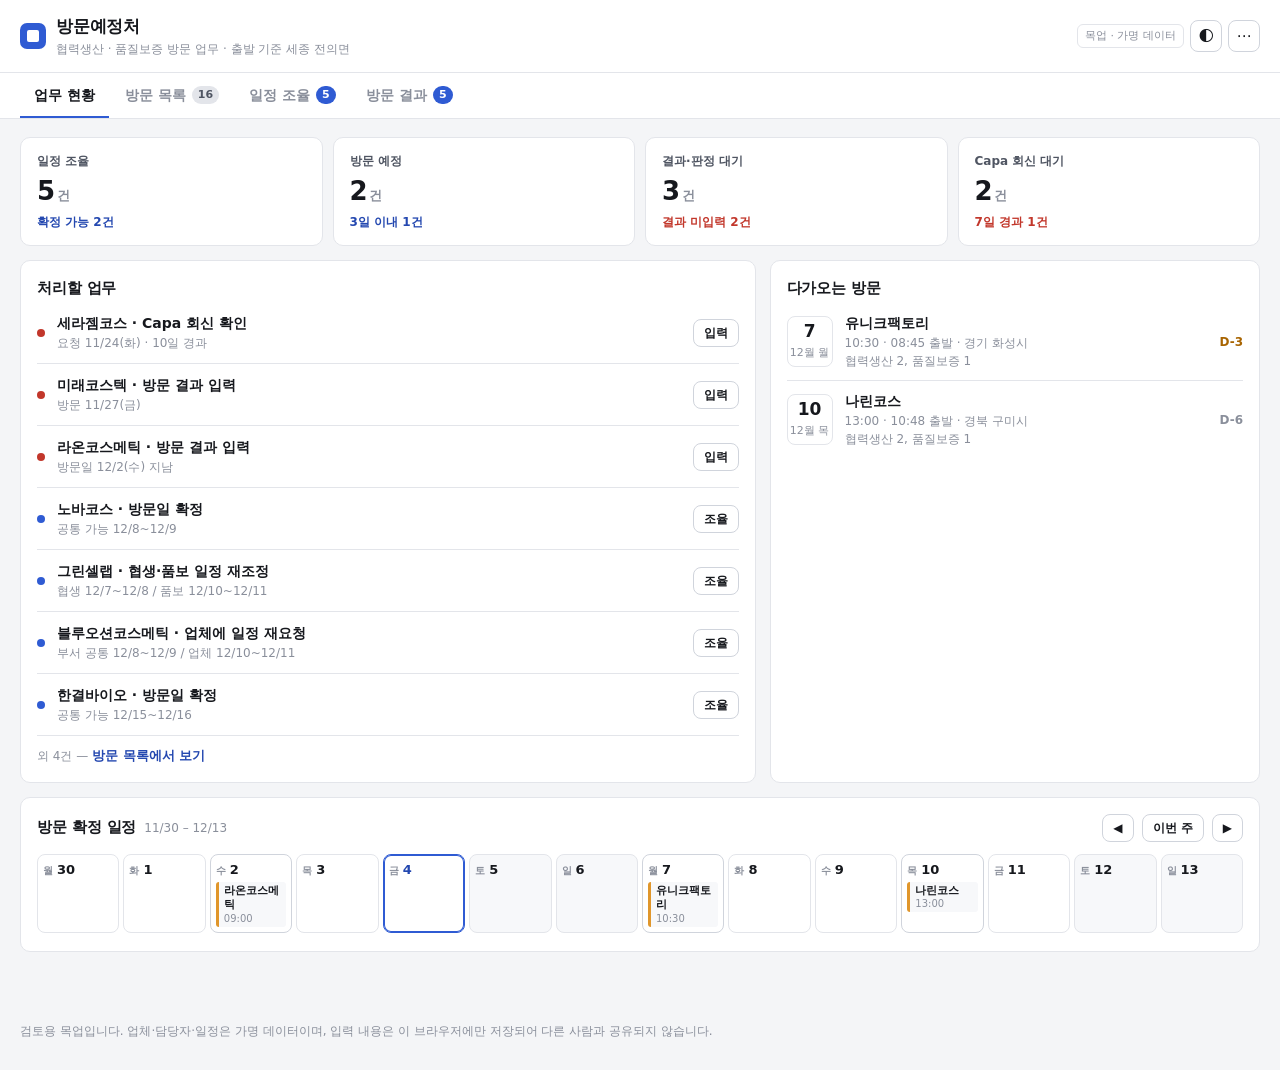
<file: mockup.html>
<!DOCTYPE html>
<html lang="ko">
<head>
<meta charset="UTF-8">
<meta name="viewport" content="width=device-width, initial-scale=1, viewport-fit=cover">
<meta name="color-scheme" content="light dark">
<link rel="icon" href="data:,">
<title>방문예정처 — 업무 흐름 목업</title>
<script>try{var _t=localStorage.getItem('cosmedb_theme');if(_t&&_t!=='auto')document.documentElement.setAttribute('data-theme',_t);}catch(e){}</script>
<style>
:root{
  --bg:#F4F5F7; --surface:#FFFFFF; --sunk:#F7F8FA;
  --ink:#16181D; --ink-2:#4F5562; --ink-3:#8A8F9B;
  --line:#E3E5EA; --line-2:#D0D4DC;
  --accent:#2F5BD3; --accent-weak:#EDF1FC; --accent-ink:#2448B0;
  --ok:#1E8A55; --ok-weak:#E8F5EE; --warn:#A86400; --warn-weak:#FBF2E3; --bad:#C2372B; --bad-weak:#FBECEA;
  --r:10px;
  --font:Pretendard,-apple-system,BlinkMacSystemFont,"Apple SD Gothic Neo","Malgun Gothic","Segoe UI",system-ui,sans-serif;
}
@media (prefers-color-scheme:dark){:root:not([data-theme="light"]){
  --bg:#111317; --surface:#1A1D23; --sunk:#16181D;
  --ink:#ECEEF2; --ink-2:#AEB3BE; --ink-3:#7D8390;
  --line:#2A2E36; --line-2:#383D47;
  --accent:#7D9CF2; --accent-weak:#1D2640; --accent-ink:#A9BEF7;
  --ok:#4CC28A; --ok-weak:#16291F; --warn:#E3A64B; --warn-weak:#2C2414; --bad:#EF7B70; --bad-weak:#2E1A18;
}}
:root[data-theme="dark"]{
  --bg:#111317; --surface:#1A1D23; --sunk:#16181D;
  --ink:#ECEEF2; --ink-2:#AEB3BE; --ink-3:#7D8390;
  --line:#2A2E36; --line-2:#383D47;
  --accent:#7D9CF2; --accent-weak:#1D2640; --accent-ink:#A9BEF7;
  --ok:#4CC28A; --ok-weak:#16291F; --warn:#E3A64B; --warn-weak:#2C2414; --bad:#EF7B70; --bad-weak:#2E1A18;
}
*{box-sizing:border-box;margin:0;padding:0}
body{background:var(--bg);color:var(--ink);font-family:var(--font);font-size:14px;line-height:1.5;-webkit-font-smoothing:antialiased}
button,input,select,textarea{font:inherit;color:inherit}
button{cursor:pointer}
[hidden]{display:none!important}

/* 헤더 · 탭 */
.top{display:flex;align-items:center;gap:12px;padding:14px 20px;background:var(--surface);border-bottom:1px solid var(--line)}
.brand{display:flex;align-items:center;gap:10px;min-width:0}
.logo{width:26px;height:26px;border-radius:7px;background:var(--accent);flex:none;position:relative}
.logo::after{content:"";position:absolute;inset:7px;border-radius:2px;background:var(--surface)}
h1{font-size:17px;font-weight:700;letter-spacing:-.01em}
.sub{font-size:12px;color:var(--ink-3)}
.hd-r{margin-left:auto;display:flex;align-items:center;gap:6px}
.tag{font-size:11px;color:var(--ink-3);border:1px solid var(--line);border-radius:6px;padding:3px 7px;white-space:nowrap}
.ibtn{width:32px;height:32px;border:1px solid var(--line-2);border-radius:8px;background:var(--surface);font-size:15px;display:inline-flex;align-items:center;justify-content:center}
.ibtn:hover{border-color:var(--accent)}
.tabs{display:flex;gap:2px;padding:0 20px;background:var(--surface);border-bottom:1px solid var(--line);position:sticky;top:0;z-index:20;overflow-x:auto;scrollbar-width:none}
.tabs::-webkit-scrollbar{display:none}
.tabs button{border:0;background:none;padding:12px 14px 10px;font-size:14px;font-weight:600;color:var(--ink-3);border-bottom:2px solid transparent;white-space:nowrap;display:inline-flex;align-items:center;gap:6px}
.tabs button:hover{color:var(--ink-2)}
.tabs button[aria-selected="true"]{color:var(--ink);border-bottom-color:var(--accent)}
.tabs b{font-size:11px;font-weight:700;min-width:20px;padding:1px 6px;border-radius:9px;background:var(--line);color:var(--ink-2);text-align:center}
.tabs b.hot{background:var(--accent);color:#fff}
main{padding:18px 20px 70px;max-width:1280px;margin:0 auto}

/* 공통 */
.panel{background:var(--surface);border:1px solid var(--line);border-radius:var(--r);padding:16px}
.panel.flush{padding:0;overflow:hidden}
.stack>*+*{margin-top:14px}
h2{font-size:15px;font-weight:700;letter-spacing:-.01em}
.ph{display:flex;align-items:center;gap:8px;margin-bottom:12px}
.sp{flex:1}
.btn{border:1px solid var(--line-2);background:var(--surface);color:var(--ink);font-size:13px;font-weight:600;padding:7px 13px;border-radius:8px;white-space:nowrap}
.btn:hover{border-color:var(--accent);color:var(--accent-ink)}
.btn.pri{background:var(--accent);border-color:var(--accent);color:#fff}
.btn.pri:hover{filter:brightness(1.07);color:#fff}
.btn.sm{font-size:12px;padding:4px 10px}
.btn.danger{color:var(--bad)}
.btn.danger:hover{border-color:var(--bad);color:var(--bad)}
.link{border:0;background:none;color:var(--accent-ink);font-weight:600;font-size:13px;padding:0;text-align:left}
.link:hover{text-decoration:underline}
.empty{padding:28px 16px;text-align:center;color:var(--ink-3);font-size:13px}
.bdg{display:inline-flex;align-items:center;gap:6px;font-size:12px;font-weight:600;color:var(--ink-2);background:var(--sunk);border:1px solid var(--line);padding:2px 9px 2px 7px;border-radius:999px;white-space:nowrap}
.bdg i{width:7px;height:7px;border-radius:50%;flex:none}
.dd{font-size:12px;font-weight:700;font-variant-numeric:tabular-nums;color:var(--ink-3)}
.dd.soon{color:var(--warn)} .dd.now{color:var(--bad)}
.scroll{overflow-x:auto}
.field{display:grid;gap:5px;font-size:12px;font-weight:600;color:var(--ink-2)}
.field input,.field select,.field textarea{width:100%;border:1px solid var(--line-2);border-radius:8px;padding:8px 10px;font-size:14px;font-weight:400;background:var(--surface);color:var(--ink)}
.field textarea{min-height:84px;resize:vertical;line-height:1.5}
.field input:focus,.field select:focus,.field textarea:focus{outline:none;border-color:var(--accent);box-shadow:0 0 0 3px var(--accent-weak)}
.dp{font-size:11px;font-weight:600;min-height:15px}
.dp.ok{color:var(--ok)} .dp.bad{color:var(--bad)}
.g2{display:grid;grid-template-columns:1fr 1fr;gap:12px}
.g3{display:grid;grid-template-columns:repeat(3,1fr);gap:12px}

/* 업무 현황 */
.kpis{display:grid;grid-template-columns:repeat(4,1fr);gap:10px}
.kpi{text-align:left;border:1px solid var(--line);background:var(--surface);border-radius:var(--r);padding:14px 16px;display:grid;gap:2px}
.kpi:hover{border-color:var(--accent)}
.kpi span{font-size:12px;font-weight:600;color:var(--ink-2)}
.kpi strong{font-size:26px;font-weight:800;letter-spacing:-.02em;font-variant-numeric:tabular-nums}
.kpi strong small{font-size:13px;font-weight:600;color:var(--ink-3);margin-left:2px}
.kpi em{font-style:normal;font-size:12px;color:var(--ink-3)}
.kpi.hot em{color:var(--accent-ink);font-weight:600}
.kpi.bad em{color:var(--bad);font-weight:600}
.cols{display:grid;grid-template-columns:1.5fr 1fr;gap:14px}
.todo{display:flex;align-items:center;gap:12px;padding:11px 0;border-top:1px solid var(--line)}
.todo:first-of-type{border-top:0;padding-top:2px}
.lv{width:8px;height:8px;border-radius:50%;flex:none;background:var(--line-2)}
.lv.l2{background:var(--accent)} .lv.l3{background:var(--bad)}
.todo .tx{flex:1;min-width:0}
.todo .tx b{font-size:14px;font-weight:600}
.todo .tx p{font-size:12px;color:var(--ink-3);white-space:nowrap;overflow:hidden;text-overflow:ellipsis}
.more{font-size:12px;color:var(--ink-3);padding-top:10px;border-top:1px solid var(--line)}
.up{display:flex;gap:12px;align-items:center;padding:10px 0;border-top:1px solid var(--line);cursor:pointer}
.up:first-of-type{border-top:0;padding-top:2px}
.up .day{width:46px;flex:none;text-align:center;border:1px solid var(--line);border-radius:8px;padding:4px 0}
.up .day b{display:block;font-size:17px;font-weight:800;line-height:1.2}
.up .day span{font-size:11px;color:var(--ink-3)}
.up .tx{flex:1;min-width:0}
.up .tx b{font-size:14px;font-weight:600}
.up .tx p{font-size:12px;color:var(--ink-3);white-space:nowrap;overflow:hidden;text-overflow:ellipsis}
.up:hover .tx b{color:var(--accent-ink)}
.cal{display:grid;grid-template-columns:repeat(14,minmax(64px,1fr));gap:4px;overflow-x:auto;padding-bottom:2px}
.cd{border:1px solid var(--line);border-radius:8px;padding:5px;min-height:62px;display:flex;flex-direction:column;gap:3px;background:var(--surface)}
.cd.we{background:var(--sunk)}
.cd.has{border-color:var(--line-2)}
.cd.td{border-color:var(--accent);box-shadow:inset 0 0 0 1px var(--accent)}
.cdh{display:flex;align-items:baseline;gap:4px}
.cdh span{font-size:10px;font-weight:700;color:var(--ink-3)}
.cdh b{font-size:13px;font-weight:700;font-variant-numeric:tabular-nums}
.cd.td .cdh b{color:var(--accent-ink)}
.cn{display:block;width:100%;text-align:left;border:0;border-left:3px solid var(--accent);background:var(--sunk);border-radius:3px;padding:2px 5px}
.cn-n,.cn-t{display:block;white-space:nowrap;overflow:hidden;text-overflow:ellipsis}
.cn-n{font-size:11px;font-weight:700;line-height:1.3;white-space:normal;word-break:break-all;display:-webkit-box;-webkit-line-clamp:2;-webkit-box-orient:vertical}
.cn-t{font-size:10px;color:var(--ink-3);font-variant-numeric:tabular-nums;line-height:1.2}
.cn:hover{background:var(--accent-weak)}
.cmore{font-size:10px;font-weight:700;color:var(--ink-3);padding-left:4px}

/* 방문 목록 */
.toolbar{display:flex;gap:8px;align-items:center;margin-bottom:12px;flex-wrap:wrap}
.toolbar input,.toolbar select{border:1px solid var(--line-2);border-radius:8px;padding:7px 10px;background:var(--surface);color:var(--ink);font-size:13px}
.toolbar input{width:240px;max-width:100%}
.toolbar input:focus,.toolbar select:focus{outline:none;border-color:var(--accent)}
.tbl{width:100%;border-collapse:collapse;white-space:nowrap;font-size:13px}
.tbl th{text-align:left;font-size:12px;font-weight:600;color:var(--ink-3);padding:10px 14px;border-bottom:1px solid var(--line);background:var(--sunk)}
.tbl td{padding:11px 14px;border-bottom:1px solid var(--line);vertical-align:middle}
.tbl tbody tr:last-child td{border-bottom:0}
.tbl tbody tr{cursor:pointer}
.tbl tbody tr:hover td{background:var(--sunk)}
.tbl .co b{font-weight:600;font-size:14px}
.tbl .co span{display:block;font-size:12px;color:var(--ink-3)}
.tbl tr.off .co b{color:var(--ink-3)}
.tbl .num{font-variant-numeric:tabular-nums}

/* 일정 조율 · 방문 결과 (목록 + 작업 영역) */
.split{display:grid;grid-template-columns:280px 1fr;gap:14px;align-items:start}
.pick{max-height:calc(100vh - 170px);overflow:auto}
.gh{font-size:11px;font-weight:700;color:var(--ink-3);padding:12px 14px 6px;letter-spacing:.02em}
.pk{display:block;width:100%;text-align:left;border:0;border-bottom:1px solid var(--line);background:none;padding:11px 14px;border-left:3px solid transparent}
.pk:hover{background:var(--sunk)}
.pk.on{background:var(--accent-weak);border-left-color:var(--accent)}
.pk b{display:block;font-size:14px;font-weight:600}
.pk span{display:block;font-size:12px;color:var(--ink-3);white-space:nowrap;overflow:hidden;text-overflow:ellipsis}
.pk .s-hit{color:var(--accent-ink);font-weight:600} .pk .s-dept{color:var(--bad)} .pk .s-vend{color:var(--warn)} .pk .s-late{color:var(--bad);font-weight:600}
.pane-h{display:flex;align-items:flex-start;gap:10px;margin-bottom:14px}
.pane-h h2{font-size:17px}
.bn{border-radius:8px;padding:10px 12px;font-size:13px;font-weight:600;margin:14px 0 10px;border-left:3px solid}
.bn.ok{background:var(--accent-weak);border-color:var(--accent);color:var(--accent-ink)}
.bn.warn{background:var(--warn-weak);border-color:var(--warn);color:var(--warn)}
.bn.bad{background:var(--bad-weak);border-color:var(--bad);color:var(--bad)}
.bn.mute{background:var(--sunk);border-color:var(--line-2);color:var(--ink-2)}
.cand{border-collapse:collapse;font-size:13px;white-space:nowrap;min-width:100%}
.cand th{font-size:12px;font-weight:600;color:var(--ink-3);text-align:center;padding:7px 12px;border-bottom:1px solid var(--line)}
.cand th:first-child,.cand td:first-child{text-align:left}
.cand td{text-align:center;padding:7px 12px;border-bottom:1px solid var(--line);font-variant-numeric:tabular-nums}
.cand th small{font-weight:400}
.cand tr.we td:first-child{color:var(--ink-3)}
.cand tr.cm td{background:var(--accent-weak);cursor:pointer}
.cand tr.cm td:last-child b{color:var(--accent-ink)}
.cand .yes{color:var(--ok);font-size:12px} .cand .no{color:var(--ink-3)}
.confirm{display:grid;grid-template-columns:180px 140px 1fr auto;gap:12px;align-items:end;margin-top:14px;padding-top:14px;border-top:1px solid var(--line)}
.trip{font-size:12px;color:var(--ink-2);padding-bottom:9px}
.trip b{color:var(--ink)}
.seg{display:flex;flex-wrap:wrap;gap:6px}
.seg button{border:1px solid var(--line-2);background:var(--surface);border-radius:8px;padding:7px 12px;font-size:13px;font-weight:600;color:var(--ink-2)}
.seg button[aria-pressed="true"]{border-color:var(--accent);background:var(--accent-weak);color:var(--accent-ink)}
.actions{display:flex;align-items:center;gap:10px;margin-top:16px}
.elap{font-size:12px;font-weight:600;padding-bottom:9px;color:var(--ink-2)}
.elap.late{color:var(--bad)}

/* 모달 · 메시지 */
.scrim{position:fixed;inset:0;background:rgba(15,18,26,.42);z-index:100;display:none;align-items:center;justify-content:center;padding:16px}
.scrim.on{display:flex}
.sheet{background:var(--surface);border-radius:12px;width:100%;max-width:520px;max-height:90vh;display:flex;flex-direction:column;box-shadow:0 20px 50px rgba(15,18,26,.3)}
.sheet.wide{max-width:760px}
.sh-h{display:flex;align-items:center;gap:10px;padding:16px 20px;border-bottom:1px solid var(--line)}
.sh-h h3{font-size:16px;font-weight:700}
.sh-h .k{font-size:11px;font-weight:700;color:var(--ink-3)}
.sh-b{padding:16px 20px;overflow:auto}
.sh-b h4{font-size:12px;font-weight:700;color:var(--ink-3);margin:18px 0 8px}
.sh-b h4:first-child{margin-top:0}
.sh-b p{font-size:13px;color:var(--ink-2)}
.sh-f{display:flex;gap:8px;padding:12px 20px;border-top:1px solid var(--line)}
.sh-h select{border:1px solid var(--line-2);border-radius:8px;padding:5px 8px;background:var(--surface);font-size:13px}
.menu-list{display:grid;gap:8px}
.menu-list .btn{text-align:left;padding:10px 12px}
.toast{position:fixed;left:50%;bottom:24px;transform:translate(-50%,60px);opacity:0;z-index:120;background:var(--ink);color:var(--surface);padding:10px 16px;border-radius:9px;font-size:13px;font-weight:600;transition:.25s;max-width:90vw;text-align:center;pointer-events:none}
.toast.on{opacity:1;transform:translate(-50%,0)}
.undobar{position:fixed;left:50%;bottom:24px;transform:translate(-50%,70px);opacity:0;z-index:119;background:var(--ink);color:var(--surface);padding:8px 8px 8px 16px;border-radius:9px;font-size:13px;font-weight:600;display:flex;align-items:center;gap:12px;transition:.25s;pointer-events:none}
.undobar.on{opacity:1;transform:translate(-50%,0);pointer-events:auto}
.undobar button{border:0;border-radius:6px;padding:5px 11px;font-weight:700;font-size:12px;background:var(--surface);color:var(--ink)}
.toast.on~.undobar.on,.undobar.on~.toast.on{bottom:72px}
footer{max-width:1280px;margin:0 auto;padding:0 20px 30px;font-size:12px;color:var(--ink-3)}

@media (max-width:900px){.cols{grid-template-columns:1fr}.confirm{grid-template-columns:1fr 1fr}.confirm .trip{grid-column:1/-1;padding:0}.confirm .btn{grid-column:1/-1}}
@media (max-width:760px){
  .top{padding:12px 14px}.tabs{padding:0 4px;gap:0}.tabs button{padding:11px 8px 9px;font-size:13.5px;gap:4px}.tabs b{min-width:18px;padding:1px 5px}main{padding:14px 12px 70px}
  .top .sub{display:none}
  .tag{display:none}
  .kpis{grid-template-columns:repeat(2,1fr)}
  .split{grid-template-columns:1fr}.pick{max-height:260px}
  .g2,.g3{grid-template-columns:1fr}
  .toolbar input{width:100%}
}
@media (max-width:380px){.tabs button{padding:11px 6px 9px;font-size:13px}}
@media (prefers-reduced-motion:reduce){*{transition:none!important}}
</style>
</head>
<body>

<header class="top">
  <div class="brand"><span class="logo"></span>
    <div><h1>방문예정처</h1><p class="sub">협력생산 · 품질보증 방문 업무 · 출발 기준 세종 전의면</p></div>
  </div>
  <div class="hd-r">
    <span class="tag">목업 · 가명 데이터</span>
    <button class="ibtn" id="themeBtn" type="button" aria-label="테마 전환">🌓</button>
    <button class="ibtn" id="menuBtn" type="button" aria-label="데이터 메뉴">⋯</button>
  </div>
</header>

<nav class="tabs" role="tablist" aria-label="업무 단계">
  <button role="tab" data-tab="home" aria-selected="true">업무 현황</button>
  <button role="tab" data-tab="list" aria-selected="false">방문 목록 <b id="nList"></b></button>
  <button role="tab" data-tab="coord" aria-selected="false">일정 조율 <b id="nCoord"></b></button>
  <button role="tab" data-tab="result" aria-selected="false">방문 결과 <b id="nResult"></b></button>
</nav>

<main>
  <!-- 1. 업무 현황 -->
  <section id="v-home" class="view stack">
    <div class="kpis" id="kpis"></div>
    <div class="cols">
      <div class="panel"><div class="ph"><h2>처리할 업무</h2></div><div id="todo"></div></div>
      <div class="panel"><div class="ph"><h2>다가오는 방문</h2></div><div id="upcoming"></div></div>
    </div>
    <div class="panel">
      <div class="ph"><h2>방문 확정 일정</h2><span class="sub" id="calRange"></span><span class="sp"></span>
        <button class="btn sm" data-cal="-1" aria-label="이전 2주">◀</button>
        <button class="btn sm" data-cal="0">이번 주</button>
        <button class="btn sm" data-cal="1" aria-label="다음 2주">▶</button>
      </div>
      <div class="cal" id="cal"></div>
    </div>
  </section>

  <!-- 2. 방문 목록 -->
  <section id="v-list" class="view" hidden>
    <div class="toolbar">
      <input id="q" type="search" placeholder="업체명 · 지역 · 담당자 검색" aria-label="검색">
      <select id="fst" aria-label="상태 필터"></select>
      <span class="sp"></span>
      <button class="btn pri" id="addBtn" type="button">＋ 신규 등록</button>
    </div>
    <div class="panel flush"><div class="scroll">
      <table class="tbl">
        <thead><tr><th>업체</th><th>상태</th><th>방문 일시</th><th>D-day</th><th>지역</th><th>업체 담당</th><th>다음 업무</th></tr></thead>
        <tbody id="rows"></tbody>
      </table>
    </div></div>
  </section>

  <!-- 3. 일정 조율 -->
  <section id="v-coord" class="view" hidden>
    <div class="split">
      <aside class="panel flush"><div class="pick" id="coordList"></div></aside>
      <div class="panel" id="coordPane"></div>
    </div>
  </section>

  <!-- 4. 방문 결과 -->
  <section id="v-result" class="view" hidden>
    <div class="split">
      <aside class="panel flush"><div class="pick" id="resList"></div></aside>
      <div class="panel" id="resultPane"></div>
    </div>
  </section>
</main>

<footer>검토용 목업입니다. 업체·담당자·일정은 가명 데이터이며, 입력 내용은 이 브라우저에만 저장되어 다른 사람과 공유되지 않습니다.</footer>

<div class="scrim" id="scrim"><div class="sheet" id="sheet" role="dialog" aria-modal="true"></div></div>
<div class="toast" id="toast" role="status"></div>
<div class="undobar" id="undobar"><span id="undoMsg"></span><button type="button" id="undoBtn">실행취소</button></div>
<input type="file" id="impFile" accept=".xlsx,.xls,.csv" hidden>
<input type="file" id="jsonFile" accept=".json,application/json" hidden>

<script>
/* ================= 기본 ================= */
const $=s=>document.querySelector(s), $$=s=>Array.from(document.querySelectorAll(s));
function esc(s){return String(s==null?"":s).replace(/[&<>"']/g,c=>({"&":"&amp;","<":"&lt;",">":"&gt;",'"':"&quot;","'":"&#39;"}[c]));}
function toast(m){const t=$("#toast");t.textContent=m;t.classList.add("on");clearTimeout(toast._t);toast._t=setTimeout(()=>t.classList.remove("on"),2400);}

const TODAY=new Date(); TODAY.setHours(0,0,0,0);
const YR=TODAY.getFullYear();
function isoLocal(d){return d.getFullYear()+"-"+String(d.getMonth()+1).padStart(2,"0")+"-"+String(d.getDate()).padStart(2,"0");}
const TODAY_ISO=isoLocal(TODAY);
function addDays(n){const d=new Date(TODAY);d.setDate(d.getDate()+n);return d;}
const WD=["일","월","화","수","목","금","토"];
function fmtDate(iso){if(!iso)return "";const d=new Date(iso+"T00:00:00");return isNaN(d)?iso:(d.getMonth()+1)+"/"+d.getDate()+"("+WD[d.getDay()]+")";}
function daysUntil(iso){return Math.round((new Date(iso+"T00:00:00")-TODAY)/864e5);}

/* ================= 상태 ================= */
const VST={
  nego:{label:"일정협의중",c:"#5A7BC4"}, plan:{label:"방문예정",c:"#E0962B"},
  done:{label:"방문완료",c:"#2FA86A"}, wait:{label:"Capa회신대기중",c:"#EE6A33"},
  reg:{label:"등록완료",c:"#7D8597"}, cxl:{label:"방문취소",c:"#B9BECB"},
  ng:{label:"등록불가",c:"#D64B3F"}, etc:{label:"기타",c:"#9B62CF"}
};
const ST_ORDER=["nego","plan","wait","done","etc","reg","ng","cxl"];
function badge(st){const s=VST[st]||VST.etc;return `<span class="bdg"><i style="background:${s.c}"></i>${s.label}</span>`;}

/* ================= 날짜 자유입력 파싱 (예: 7/23~24, 9월12일, 9.12, 2026-09-12, 8/25 이후) ================= */
function tk(m,d){return m*100+d}
function fmtk(k){return Math.floor(k/100)+"/"+(k%100)}
function nextk(k){const d=new Date(YR,Math.floor(k/100)-1,k%100);d.setDate(d.getDate()+1);return tk(d.getMonth()+1,d.getDate())}
function rangeKeys(m1,d1,m2,d2){const out=[];let c=new Date(YR,m1-1,d1);const e=new Date(YR,m2-1,d2);let g=0;
  while(c<=e&&g++<120){out.push(tk(c.getMonth()+1,c.getDate()));c.setDate(c.getDate()+1)}return out;}
function normDates(txt){
  let s=String(txt||"").replace(/\s/g,"");
  s=s.replace(/(\d{4})[-.](\d{1,2})[-.](\d{1,2})/g,"$1/$2/$3");
  s=s.replace(/년/g,"/").replace(/월/g,"/").replace(/일/g,"");
  s=s.replace(/\./g,"/");
  s=s.replace(/(\d{1,2})-(\d{1,2})/g,"$1/$2");
  s=s.replace(/\b\d{4}\//g,"").replace(/\/{2,}/g,"/");
  return s;
}
function parseDates(txt){
  if(!txt)return [];
  const s=normDates(txt), out=new Set(); let m;
  const reRange=/(\d{1,2})\/(\d{1,2})~(?:(\d{1,2})\/)?(\d{1,2})/g;
  while((m=reRange.exec(s))){const m1=+m[1],d1=+m[2],m2=m[3]?+m[3]:+m[1],d2=+m[4];rangeKeys(m1,d1,m2,d2).forEach(k=>out.add(k));}
  const reOne=/(\d{1,2})\/(\d{1,2})/g;
  while((m=reOne.exec(s))){out.add(tk(+m[1],+m[2]));}
  if(/이후/.test(s)&&out.size){let k=Math.max(...out);for(let i=0;i<10;i++){k=nextk(k);out.add(k);}}
  return Array.from(out).sort((a,b)=>a-b);
}
function interK(a,b){const s=new Set(b);return a.filter(x=>s.has(x));}
function compressK(keys){
  if(!keys.length)return "";
  const p=[];let st=keys[0],pv=keys[0];
  for(let i=1;i<=keys.length;i++){const k=keys[i];
    if(k!==undefined&&k===nextk(pv)){pv=k;continue}
    p.push(st===pv?fmtk(st):fmtk(st)+"~"+fmtk(pv));st=k;pv=k}
  return p.join(", ");
}
function isWeekend(k){const w=new Date(YR,Math.floor(k/100)-1,k%100).getDay();return w===0||w===6;}
function keyToIso(k){return YR+"-"+String(Math.floor(k/100)).padStart(2,"0")+"-"+String(k%100).padStart(2,"0");}
function datePreview(txt){
  if(!String(txt||"").trim())return "";
  const ks=parseDates(txt);
  return ks.length?`<span class="dp ok">✓ ${compressK(ks)}${/이후/.test(txt)?" 이후":""}</span>`:`<span class="dp bad">날짜 인식 안 됨 · 예: 11/12, 11/12~14</span>`;
}

/* ================= 이동시간 추정 (세종 전의면 기준 · 참고치) ================= */
const CITY=[["안산",145,105],["부천",130,100],["수원",105,80],["화성",110,85],["평택",75,62],["남원",190,135],
 ["김포",165,120],["인천",150,110],["청주",30,32],["음성",55,48],["천안",30,32],["아산",35,35],["대전",45,40],
 ["구미",145,112],["김해",260,185],["파주",180,135],["시흥",140,103],["군포",125,93],["용인",100,78],
 ["성남",115,88],["오산",85,68],["안성",60,52],["이천",110,85],["진천",45,40],["증평",45,42],["제천",110,90],
 ["원주",130,100],["대구",180,135],["부산",280,195],["양산",265,188],["전주",110,85],["익산",95,78],
 ["논산",45,42],["공주",25,28],["세종",12,18],["당진",70,60],["홍성",70,62],["예산",55,50],["서산",85,70],
 ["보령",90,75],["광주",180,135],["서울",130,100],["고양",165,120],["의정부",165,122],["춘천",160,120]];
const PROV=[["경기",120,90],["인천",150,110],["서울",130,100],["충북",50,45],["충남",45,42],["대전",45,40],
 ["세종",12,18],["경북",160,120],["경남",250,180],["부산",280,195],["대구",180,135],["전북",110,85],
 ["전남",200,150],["광주",180,135],["강원",150,115],["울산",270,190],["제주",0,0]];
const BUF=20;
function tripOf(addr){const a=String(addr||"");
  for(const c of CITY)if(a.indexOf(c[0])>=0)return {km:c[1],min:c[2]};
  for(const p of PROV)if(a.indexOf(p[0])>=0)return {km:p[1],min:p[2]};
  return null;}
function calcTrip(addr,hhmm){
  const t=tripOf(addr); if(!t||!hhmm||!t.min)return null;
  const p=hhmm.split(":"); let mm=(+p[0])*60+(+p[1])-t.min-BUF, day="";
  if(mm<0){mm+=1440;day="전날 ";}
  const dur=t.min>=60?(Math.floor(t.min/60)+"시간"+(t.min%60?" "+(t.min%60)+"분":"")):t.min+"분";
  return {out:day+String(Math.floor(mm/60)).padStart(2,"0")+":"+String(mm%60).padStart(2,"0"),km:t.km,dur:dur};
}
function tripText(v,time){const t=calcTrip(v.addr,time||v.time);
  return t?`약 ${t.km}km · ${t.dur} → <b>${t.out} 출발</b>`:`<span class="sub">이동시간 추정 불가 (주소 확인)</span>`;}

/* ================= 데이터 (목업 전용 저장 키 — 실제 앱 데이터와 분리) ================= */
const KEY="visit_mockup_v1";
let VISITS=[];
function uid(){return "v"+Date.now().toString(36)+Math.random().toString(36).slice(2,6);}
function blankVisit(co){return {id:uid(),mid:"",co:co||"",st:"nego",kind:"OEM/ODM",addr:"",link:"",mgr:"",pos:"",tel:"",mail:"",
  vend:"",coop:"",qa:"",fix:"",time:"",picker:"",reason:"",vdone:"",att:"",res:"",cq:"",memo:"",ch:TODAY_ISO,note:""};}
function byId(id){return VISITS.find(v=>v.id===id);}
function load(){
  try{const r=localStorage.getItem(KEY);if(r){VISITS=JSON.parse(r);VISITS.forEach(v=>{if(!v.id)v.id=uid();});return;}}catch(e){}
  seed();
}
function save(){try{localStorage.setItem(KEY,JSON.stringify(VISITS));}catch(e){}}

/* 데모 데이터 — 날짜를 오늘 기준 상대값(평일)으로 만들어 언제 열어도 현재 시점처럼 보이게 함 */
function MD(n){const d=addDays(n);return (d.getMonth()+1)+"/"+d.getDate();}
function R(a,b){return MD(a)+"~"+MD(b);}
function D(n){return isoLocal(addDays(n));}
function wd(n){const s=n>=0?1:-1;let d=addDays(n);while(d.getDay()===0||d.getDay()===6){n+=s;d=addDays(n);}return n;}  // 주말이면 평일로 이동
function seed(){
  const A=((8-TODAY.getDay())%7)||7, B=A+7;   // A: 다음 주 월요일, B: 그다음 주 월요일 (오늘 기준 일수)
  const soon=wd(TODAY.getDay()===4?1:2);       // 3일 이내 평일
  const rows=[
    {co:"노바코스",st:"nego",kind:"OEM",addr:"경기 안산시 단원구 산단로 200",mgr:"한지민",pos:"영업이사",tel:"010-0000-2000",vend:R(A,A+3),coop:"김지훈 "+R(A,A+2),qa:"정하늘 "+R(A+1,A+3),picker:"협력생산팀",reason:"2차 벤더 확보",memo:"앰플 신규"},
    {co:"그린셀랩",st:"nego",kind:"ODM",addr:"충북 청주시 흥덕구 오송읍 오송생명로 90",mgr:"오세훈",pos:"영업팀장",tel:"010-0000-2001",vend:R(A,A+4),coop:"박도윤 "+R(A,A+1),qa:"이수민 "+R(A+3,A+4),picker:"협력생산팀",reason:"기존 벤더 납기 지연",memo:"세럼 신규"},
    {co:"블루오션코스메틱",st:"nego",kind:"OEM/ODM",addr:"대전 대덕구 대덕대로 1600",mgr:"정예린",pos:"구매팀장",tel:"010-0000-2002",vend:R(A+3,A+4),coop:"협생 "+R(A,A+2),qa:"품보 "+R(A+1,A+3),picker:"품질보증팀",reason:"2차 벤더 확보",memo:"크림 리뉴얼"},
    {co:"한결바이오",st:"nego",kind:"ODM",addr:"충남 아산시 둔포면 아산밸리로 158",mgr:"윤도현",pos:"영업팀장",tel:"010-0000-2003",vend:MD(B)+" 이후",coop:"김지훈 "+R(B,B+2),qa:"정하늘 "+R(B+1,B+3),picker:"협력생산팀",reason:"신규 카테고리 진입",memo:"클렌징 신규"},
    {co:"차온바이오",st:"nego",kind:"OEM",addr:"충남 천안시 서북구 직산읍 산단로 166",mgr:"서도윤",pos:"영업팀장",tel:"010-0000-1006",vend:R(B,B+3),coop:"박도윤 "+R(B,B+2),qa:"",picker:"품질보증팀",reason:"기존 벤더 납기 지연",memo:"대용량 헤어"},
    {co:"유니크팩토리",st:"plan",kind:"OEM",addr:"경기 화성시 향남읍 발안공단로 45",mgr:"강민서",pos:"생산이사",tel:"010-0000-2004",fix:D(soon),time:"10:30",att:"협력생산 2, 품질보증 1",picker:"협력생산팀",reason:"2차 벤더 확보",memo:"스틱 파운데이션"},
    {co:"나린코스",st:"plan",kind:"OEM",addr:"경북 구미시 산동읍 첨단로 59",mgr:"신지우",pos:"영업팀장",tel:"010-0000-1003",fix:D(A+3),time:"13:00",att:"협력생산 2, 품질보증 1",picker:"협력생산팀",reason:"2차 벤더 확보",memo:"마스크팩 신규"},
    {co:"라온코스메틱",st:"plan",kind:"ODM",addr:"경남 김해시 주촌면 골든루트로 33",mgr:"문하은",pos:"영업팀장",tel:"010-0000-1004",fix:D(wd(-2)),time:"09:00",att:"협력생산 1, 품질보증 1",picker:"품질보증팀",reason:"2차 벤더 확보",memo:"마스크팩 신규"},
    {co:"미래코스텍",st:"done",kind:"OEM/ODM",addr:"전북 익산시 함열읍 익산대로 990",mgr:"조하늘",pos:"영업팀장",tel:"010-0000-2005",fix:D(wd(-6)),time:"11:00",vdone:D(wd(-6)),att:"협력생산 2, 품질보증 2",picker:"협력생산팀",reason:"2차 벤더 확보",memo:"마스크팩 대량"},
    {co:"라온랩",st:"done",kind:"OEM",addr:"충북 음성군 대소면 삼호로 77",mgr:"신현우",pos:"영업팀장",tel:"010-0000-1000",fix:D(wd(-12)),time:"14:00",vdone:D(wd(-12)),att:"협력생산 2, 품질보증 1",res:"설비 상태 양호, 소량 다품종 대응 우수",picker:"품질보증팀",reason:"2차 벤더 확보",memo:"대용량 헤어"},
    {co:"세라젬코스",st:"wait",kind:"OEM",addr:"충북 음성군 금왕읍 금석로 120",mgr:"백승호",pos:"영업팀장",tel:"010-0000-2006",fix:D(wd(-16)),time:"14:00",vdone:D(wd(-16)),att:"협력생산 2",res:"설비 여유 확인 후 월 캐파 회신 요청",cq:D(wd(-10)),picker:"품질보증팀",reason:"기존 벤더 납기 지연",memo:"바디로션 신규"},
    {co:"마루바이오",st:"wait",kind:"ODM",addr:"전북 익산시 왕궁면 산업로 107",mgr:"임도윤",pos:"영업팀장",tel:"010-0000-1001",fix:D(wd(-8)),time:"10:00",vdone:D(wd(-8)),att:"협력생산 2, 품질보증 1",res:"인쇄 4도 대응 가능, 합지 라인 노후",cq:D(wd(-3)),picker:"품질보증팀",reason:"2차 벤더 확보",memo:"마스크팩 신규"},
    {co:"대한뷰티팜",st:"reg",kind:"ODM",addr:"경남 김해시 진례면 진례로 300",mgr:"남주원",pos:"대표",tel:"010-0000-2007",fix:D(wd(-40)),time:"09:00",vdone:D(wd(-40)),att:"협력생산 2, 품질보증 1",res:"품질시스템 우수, 정식 거래처 등록 완료",picker:"협력생산팀",reason:"2차 벤더 확보",memo:"선스틱 신규"},
    {co:"정도코스메딕",st:"ng",kind:"OEM",addr:"부산 강서구 녹산산단335로 12",mgr:"문지호",pos:"영업팀장",tel:"010-0000-2008",fix:D(wd(-35)),time:"13:00",vdone:D(wd(-35)),att:"협력생산 1, 품질보증 1",res:"GMP 미비·개선 여력 부족으로 등록 불가",picker:"품질보증팀",reason:"2차 벤더 확보",memo:"립 제품"},
    {co:"온누리랩",st:"cxl",kind:"ODM",addr:"강원 춘천시 동산면 정족길 25",mgr:"홍서연",pos:"영업팀장",tel:"010-0000-2009",fix:D(A+4),time:"10:00",res:"업체 내부사정으로 취소, 추후 재협의",picker:"협력생산팀",reason:"기존 벤더 납기 지연",memo:"토너 신규"},
    {co:"다래팩",st:"etc",kind:"OEM",addr:"전북 익산시 왕궁면 산업로 78",mgr:"이준서",pos:"영업팀장",tel:"010-0000-1007",vend:"미접수",picker:"품질보증팀",reason:"기존 벤더 납기 지연",memo:"튜브 제형 · 보류"}
  ];
  VISITS=rows.map((r,i)=>Object.assign(blankVisit(r.co),
    {mid:"M"+String(i+1).padStart(3,"0"),mail:"sales@example-"+String(i+1).padStart(2,"0")+".co.kr",note:"목업 데이터"},r));
  save();
}

/* ================= 업무 단계 판단 ================= */
function isPast(v){return !!v.fix&&v.fix<TODAY_ISO;}
function isCoord(v){return v.st==="nego"||(v.st==="plan"&&!v.fix);}
function isUpcoming(v){return v.st==="plan"&&!!v.fix&&v.fix>=TODAY_ISO;}
function needsResult(v){return (v.st==="plan"&&isPast(v))||v.st==="done"||v.st==="wait";}
function capaDays(v){if(!v.cq)return null;const d=new Date(v.cq+"T00:00:00");return isNaN(d)?null:Math.floor((TODAY-d)/864e5);}
function coordState(v){
  const cp=parseDates(v.coop), qq=parseDates(v.qa), vd=parseDates(v.vend);
  if(!cp.length||!qq.length){
    const t=!cp.length&&!qq.length?"협생·품보 가능일 미입력":!cp.length?"협생 가능일 미입력":"품보 가능일 미입력";
    return {k:"wait",txt:t,dates:[]};
  }
  const both=interK(cp,qq);
  if(!both.length)return {k:"dept",txt:"협생·품보 일정 불일치",dates:[]};
  const f=vd.length?interK(both,vd):both;
  if(!f.length)return {k:"vend",txt:"업체 일정 불일치",dates:[],both:both};
  return {k:"hit",txt:"확정 가능 · "+compressK(f),dates:f};
}
/* 다음 업무: 목록·현황에서 공통으로 사용. lv 3=긴급 2=처리 필요 1=확인 0=없음 */
function nextTask(v){
  if(isCoord(v)){
    const c=coordState(v);
    if(c.k==="hit")return {t:"방문일 확정",d:"공통 가능 "+compressK(c.dates),tab:"coord",lv:2};
    if(c.k==="dept")return {t:"협생·품보 일정 재조정",d:"협생 "+compressK(parseDates(v.coop))+" / 품보 "+compressK(parseDates(v.qa)),tab:"coord",lv:2};
    if(c.k==="vend")return {t:"업체에 일정 재요청",d:"부서 공통 "+compressK(c.both)+" / 업체 "+compressK(parseDates(v.vend)),tab:"coord",lv:2};
    return {t:c.txt,d:"입력되면 공통 가능일을 자동 계산합니다",tab:"coord",lv:1};
  }
  if(v.st==="plan"){
    const n=daysUntil(v.fix);
    if(n<0)return {t:"방문 결과 입력",d:"방문일 "+fmtDate(v.fix)+" 지남",tab:"result",lv:3};
    const tr=calcTrip(v.addr,v.time);
    return {t:n<=3?"방문 준비":"방문 예정",d:fmtDate(v.fix)+(v.time?" "+v.time:"")+(tr?" · "+tr.out+" 출발":""),tab:"list",lv:n<=3?1:0};
  }
  if(v.st==="done")return v.res
    ?{t:"등록 여부 판정",d:"방문 "+fmtDate(v.vdone||v.fix)+" · 결과 입력됨",tab:"result",lv:1}
    :{t:"방문 결과 입력",d:"방문 "+fmtDate(v.vdone||v.fix),tab:"result",lv:3};
  if(v.st==="wait"){const n=capaDays(v);
    return {t:"Capa 회신 확인",d:v.cq?"요청 "+fmtDate(v.cq)+" · "+n+"일 경과":"요청일 미입력",tab:"result",lv:n!=null&&n>=7?3:1};}
  return {t:v.st==="etc"?"보류":"—",d:"",tab:null,lv:0};
}
function ddayHtml(v){
  if(!v.fix)return `<span class="dd">—</span>`;
  const n=daysUntil(v.fix);
  if(n===0)return `<span class="dd now">D-day</span>`;
  if(n>0)return `<span class="dd${n<=3?" soon":""}">D-${n}</span>`;
  return `<span class="dd">D+${-n}</span>`;
}
function shortAddr(a){return String(a||"").split(/\s+/).slice(0,2).join(" ");}
function touch(v,note){v.ch=TODAY_ISO;if(note)v.note=note;}

/* ================= 화면 전환 ================= */
let CUR="home";
const SEL={coord:null,result:null};
function go(tab,id,opts){
  if(["home","list","coord","result"].indexOf(tab)<0)tab="home";
  if(id&&(tab==="coord"||tab==="result"))SEL[tab]=id;
  if(opts&&opts.filter!=null)$("#fst").value=opts.filter;
  CUR=tab;
  $$(".tabs [role=tab]").forEach(b=>b.setAttribute("aria-selected",b.dataset.tab===tab?"true":"false"));
  $$(".view").forEach(s=>s.hidden=s.id!=="v-"+tab);  // 섹션 id를 해시와 다르게 둬서 로드 시 자동 스크롤 방지
  try{history.replaceState(null,"","#"+tab);}catch(e){}
  renderAll();
  window.scrollTo(0,0);
  if(id&&tab==="list")openDetail(id);
}
function renderAll(){renderCounts();renderHome();renderList();renderCoord();renderResult();}
function renderCounts(){
  const nc=VISITS.filter(isCoord).length, nr=VISITS.filter(needsResult).length;
  const urgent=VISITS.some(v=>nextTask(v).lv===3);
  $("#nList").textContent=VISITS.length;
  $("#nCoord").textContent=nc; $("#nCoord").className=nc?"hot":"";
  $("#nResult").textContent=nr; $("#nResult").className=urgent?"hot":"";
}

/* ================= 1. 업무 현황 ================= */
let calBase=null;
function weekMonday(d){const x=new Date(d);x.setHours(0,0,0,0);x.setDate(x.getDate()-((x.getDay()+6)%7));return x;}
function renderHome(){
  const coord=VISITS.filter(isCoord), ready=coord.filter(v=>coordState(v).k==="hit");
  const up=VISITS.filter(isUpcoming).sort((a,b)=>(a.fix+a.time).localeCompare(b.fix+b.time));
  const soon=up.filter(v=>daysUntil(v.fix)<=3);
  const resq=VISITS.filter(v=>(v.st==="plan"&&isPast(v))||v.st==="done"), noRes=resq.filter(v=>!v.res);
  const wait=VISITS.filter(v=>v.st==="wait"), late=wait.filter(v=>(capaDays(v)||0)>=7);
  const K=[
    {t:"일정 조율",n:coord.length,s:"확정 가능 "+ready.length+"건",go:"coord",cls:ready.length?"hot":""},
    {t:"방문 예정",n:up.length,s:"3일 이내 "+soon.length+"건",go:"list",f:"plan",cls:soon.length?"hot":""},
    {t:"결과·판정 대기",n:resq.length,s:"결과 미입력 "+noRes.length+"건",go:"result",cls:noRes.length?"bad":""},
    {t:"Capa 회신 대기",n:wait.length,s:"7일 경과 "+late.length+"건",go:"result",cls:late.length?"bad":""}
  ];
  $("#kpis").innerHTML=K.map(k=>`<button class="kpi ${k.cls}" data-go="${k.go}"${k.f?` data-filter="${k.f}"`:""}>
    <span>${k.t}</span><strong>${k.n}<small>건</small></strong><em>${k.s}</em></button>`).join("");

  const todos=VISITS.map(v=>({v,t:nextTask(v)})).filter(x=>x.t.lv>0&&x.t.tab)
    .sort((a,b)=>b.t.lv-a.t.lv||(a.v.fix||"9").localeCompare(b.v.fix||"9"));
  const BTN={coord:"조율",result:"입력",list:"상세"};
  $("#todo").innerHTML=todos.length?todos.slice(0,7).map(x=>`<div class="todo"><span class="lv l${x.t.lv}"></span>
      <div class="tx"><b>${esc(x.v.co)} · ${esc(x.t.t)}</b><p>${esc(x.t.d)}</p></div>
      <button class="btn sm" data-go="${x.t.tab}" data-id="${esc(x.v.id)}">${BTN[x.t.tab]}</button></div>`).join("")
      +(todos.length>7?`<div class="more">외 ${todos.length-7}건 — <button class="link" data-go="list">방문 목록에서 보기</button></div>`:"")
    :`<p class="empty">처리할 업무가 없습니다.</p>`;

  $("#upcoming").innerHTML=up.length?up.slice(0,4).map(v=>{const d=new Date(v.fix+"T00:00:00"),t=calcTrip(v.addr,v.time);
      return `<div class="up" data-open="${esc(v.id)}"><div class="day"><b>${d.getDate()}</b><span>${d.getMonth()+1}월 ${WD[d.getDay()]}</span></div>
        <div class="tx"><b>${esc(v.co)}</b><p>${esc(v.time||"시간 미정")}${t?" · "+t.out+" 출발":""} · ${esc(shortAddr(v.addr))}</p><p>${esc(v.att||"참석자 미정")}</p></div>${ddayHtml(v)}</div>`;}).join("")
    :`<p class="empty">확정된 방문이 없습니다.</p>`;
  drawCal();
}
function drawCal(){
  if(!calBase)calBase=weekMonday(TODAY);
  const days=Array.from({length:14},(_,i)=>{const d=new Date(calBase);d.setDate(d.getDate()+i);return d;});
  const by={}; VISITS.filter(v=>v.fix&&v.st!=="cxl").forEach(v=>{(by[v.fix]=by[v.fix]||[]).push(v);});
  const a=days[0],b=days[13];
  $("#calRange").textContent=`${a.getMonth()+1}/${a.getDate()} – ${b.getMonth()+1}/${b.getDate()}`;
  $("#cal").innerHTML=days.map(d=>{
    const k=isoLocal(d), wk=d.getDay(), list=(by[k]||[]).sort((x,y)=>(x.time||"").localeCompare(y.time||""));
    const names=list.slice(0,2).map(v=>`<button class="cn" data-open="${esc(v.id)}" style="border-left-color:${VST[v.st].c}" title="${esc((v.time?v.time+" ":"")+v.co)}"><span class="cn-n">${esc(v.co)}</span>${v.time?`<span class="cn-t">${esc(v.time)}</span>`:""}</button>`).join("")
      +(list.length>2?`<span class="cmore">+${list.length-2}</span>`:"");
    return `<div class="cd${wk===0||wk===6?" we":""}${k===TODAY_ISO?" td":""}${list.length?" has":""}"><div class="cdh"><span>${WD[wk]}</span><b>${d.getDate()}</b></div>${names}</div>`;
  }).join("");
}

/* ================= 2. 방문 목록 ================= */
function renderList(){
  const q=$("#q").value.trim(), f=$("#fst").value;
  const rows=VISITS.filter(v=>(!f||v.st===f)&&(!q||(v.co+" "+v.addr+" "+v.mgr).indexOf(q)>=0))
    .sort((a,b)=>ST_ORDER.indexOf(a.st)-ST_ORDER.indexOf(b.st)||(a.fix||"9").localeCompare(b.fix||"9"));
  $("#rows").innerHTML=rows.length?rows.map(v=>{const t=nextTask(v),off=["reg","ng","cxl"].indexOf(v.st)>=0;
    return `<tr data-open="${esc(v.id)}"${off?' class="off"':""}>
      <td class="co"><b>${esc(v.co)}</b><span>${esc([v.kind,v.memo].filter(Boolean).join(" · "))}</span></td>
      <td>${badge(v.st)}</td>
      <td class="num">${v.fix?esc(fmtDate(v.fix))+(v.time?" "+esc(v.time):""):'<span class="sub">미확정</span>'}</td>
      <td>${off?'<span class="dd">—</span>':ddayHtml(v)}</td>
      <td>${esc(shortAddr(v.addr))||'<span class="sub">—</span>'}</td>
      <td>${esc(v.mgr)}${v.tel?`<span class="sub"> · ${esc(v.tel)}</span>`:""}</td>
      <td>${t.tab?`<button class="link" data-go="${t.tab}" data-id="${esc(v.id)}">${esc(t.t)}</button>`:`<span class="sub">${esc(t.t)}</span>`}</td></tr>`;}).join("")
    :`<tr><td colspan="7"><p class="empty">조건에 맞는 업체가 없습니다.</p></td></tr>`;
}

/* ================= 3. 일정 조율 ================= */
const CORD_ORDER={hit:0,vend:1,dept:2,wait:3};
function renderCoord(){renderCoordList();renderCoordPane();}
function renderCoordList(){
  const list=VISITS.filter(isCoord).sort((a,b)=>CORD_ORDER[coordState(a).k]-CORD_ORDER[coordState(b).k]);
  if(!list.some(v=>v.id===SEL.coord))SEL.coord=list[0]?list[0].id:null;
  $("#coordList").innerHTML=list.length?`<div class="gh">조율 중 ${list.length}건</div>`+list.map(v=>{const c=coordState(v);
    return `<button class="pk${v.id===SEL.coord?" on":""}" data-pick="${esc(v.id)}"><b>${esc(v.co)}</b><span class="s-${c.k}">${esc(c.txt)}</span></button>`;}).join("")
    :`<p class="empty">조율 중인 업체가 없습니다.</p>`;
}
function renderCoordPane(){
  const v=byId(SEL.coord), pane=$("#coordPane");
  if(!v||!isCoord(v)){pane.innerHTML=`<p class="empty">조율할 업체를 선택하세요.<br>신규 업체는 방문 목록 → ＋ 신규 등록에서 추가합니다.</p>`;return;}
  const fld=(k,label,ph)=>`<label class="field">${label}<input data-cf="${k}" value="${esc(v[k])}" placeholder="${ph}" autocomplete="off"><span class="dp-w" data-dp="${k}">${datePreview(v[k])}</span></label>`;
  pane.innerHTML=`<div class="pane-h"><div><h2>${esc(v.co)}</h2><p class="sub">${esc(v.addr||"주소 미입력")} · ${esc(v.mgr||"담당 미정")}${v.tel?" "+esc(v.tel):""} · ${esc(v.picker||"선정주체 미정")}</p></div>
      <span class="sp"></span><button class="btn sm" data-open="${esc(v.id)}">상세</button></div>
    <div class="g3">${fld("vend","업체 가능일","예: 11/12~14, 11/20 이후")}${fld("coop","협생 가능일","이름·날짜 예: 김지훈 11/12~13")}${fld("qa","품보 가능일","이름·날짜 예: 정하늘 11/13~14")}</div>
    <div id="coordOut"></div>
    <label class="field" style="margin-top:14px">전달사항 · 비고<input data-cf="memo" value="${esc(v.memo)}" placeholder="예: 오전만 가능, 샘플 지참"></label>`;
  pane.querySelectorAll("[data-cf]").forEach(el=>el.addEventListener("input",()=>{
    const f=el.dataset.cf; v[f]=el.value; touch(v); save();
    if(f!=="memo"){pane.querySelector(`[data-dp="${f}"]`).innerHTML=datePreview(el.value);drawCoordOut(v);renderCoordList();renderCounts();}
  }));
  drawCoordOut(v);
}
function drawCoordOut(v){
  const out=$("#coordOut"); if(!out)return;
  const cp=parseDates(v.coop), qq=parseDates(v.qa), vd=parseDates(v.vend), c=coordState(v);
  const all=Array.from(new Set(cp.concat(qq,vd))).sort((a,b)=>a-b).slice(0,21);
  const s1=new Set(cp), s2=new Set(qq), s3=new Set(vd), common=new Set(c.dates);
  const BN={hit:["ok","공통 가능일 "+c.dates.length+"일 — 아래에서 방문일을 확정하세요."],
    dept:["bad","협생·품보 공통 일정이 없습니다 — 부서 일정을 재조정하세요."],
    vend:["warn","부서 공통일과 업체 일정이 맞지 않습니다 — 업체에 일정을 재요청하세요."],
    wait:["mute",c.txt+" — 입력하면 공통 가능일을 자동 계산합니다."]}[c.k];
  let h=`<div class="bn ${BN[0]}">${esc(BN[1])}</div>`;
  if(all.length){
    const mk=(s,none,k)=>none?`<span class="no">·</span>`:s.has(k)?`<span class="yes">●</span>`:`<span class="no">–</span>`;
    h+=`<div class="scroll"><table class="cand"><thead><tr><th>후보일</th><th>업체${vd.length?"":" <small>(미접수)</small>"}</th><th>협생</th><th>품보</th><th>공통</th></tr></thead><tbody>`+
      all.map(k=>{const wk=new Date(YR,Math.floor(k/100)-1,k%100).getDay(), cm=common.has(k);
        return `<tr class="${cm?"cm":""}${wk===0||wk===6?" we":""}"${cm?` data-pickdate="${keyToIso(k)}"`:""}><td>${fmtk(k)} (${WD[wk]})</td><td>${mk(s3,!vd.length,k)}</td><td>${mk(s1,!cp.length,k)}</td><td>${mk(s2,!qq.length,k)}</td><td>${cm?"<b>가능</b>":""}</td></tr>`;}).join("")+
      `</tbody></table></div>`;
  }
  if(c.k==="hit"){
    const firstWd=c.dates.find(k=>!isWeekend(k))||c.dates[0];   // 평일 우선 선택
    h+=`<div class="confirm">
      <label class="field">방문일<select id="cfDate">${c.dates.map(k=>{const w=isWeekend(k);return `<option value="${keyToIso(k)}"${k===firstWd?" selected":""}>${fmtDate(keyToIso(k))}${w?" · 주말":""}</option>`;}).join("")}</select></label>
      <label class="field">방문 시간<input type="time" id="cfTime" value="${esc(v.time||"10:00")}"></label>
      <div class="trip" id="cfTrip">${tripText(v,v.time||"10:00")}</div>
      <button class="btn pri" id="cfGo" type="button">방문 확정</button></div>`;
  }
  out.innerHTML=h;
  if(c.k!=="hit")return;
  const sel=$("#cfDate"), tm=$("#cfTime");
  tm.addEventListener("input",()=>{$("#cfTrip").innerHTML=tripText(v,tm.value);});
  out.querySelectorAll("[data-pickdate]").forEach(r=>r.addEventListener("click",()=>{sel.value=r.dataset.pickdate;}));
  $("#cfGo").onclick=()=>{
    if(!tm.value){toast("방문 시간을 입력하세요");return;}
    const prev=v.st; v.fix=sel.value; v.time=tm.value; v.st="plan";
    touch(v,VST[prev].label+" → 방문예정 (방문 확정)"); save();
    toast(v.co+" · "+fmtDate(v.fix)+" "+v.time+" 방문 확정");
    renderAll();
  };
}

/* ================= 4. 방문 결과 ================= */
const RG=["결과 입력","판정 대기","Capa 회신 대기"];
function resGroup(v){return v.st==="wait"?2:(v.st==="done"&&v.res)?1:0;}
function renderResult(){renderResList();renderResPane();}
function renderResList(){
  const list=VISITS.filter(needsResult).sort((a,b)=>resGroup(a)-resGroup(b)||(a.fix||"").localeCompare(b.fix||""));
  if(!list.some(v=>v.id===SEL.result))SEL.result=list[0]?list[0].id:null;
  let h="", g=-1;
  list.forEach(v=>{const gi=resGroup(v);
    if(gi!==g){g=gi;h+=`<div class="gh">${RG[gi]} ${list.filter(x=>resGroup(x)===gi).length}건</div>`;}
    const n=capaDays(v), late=v.st==="wait"&&n!=null&&n>=7;
    const sub=v.st==="wait"?(v.cq?`요청 ${fmtDate(v.cq)} · ${n}일 경과`:"Capa 요청일 미입력"):`방문 ${fmtDate(v.vdone||v.fix)}`;
    h+=`<button class="pk${v.id===SEL.result?" on":""}" data-pick="${esc(v.id)}"><b>${esc(v.co)}</b><span${late?' class="s-late"':""}>${esc(sub)}${late?" 🔔":""}</span></button>`;});
  $("#resList").innerHTML=list.length?h:`<p class="empty">결과 입력이 필요한 방문이 없습니다.</p>`;
}
function renderResPane(){
  const v=byId(SEL.result), pane=$("#resultPane");
  if(!v||!needsResult(v)){pane.innerHTML=`<p class="empty">결과를 입력할 방문을 선택하세요.</p>`;return;}
  const opts=[["done","방문완료 (판정 보류)"],["wait","Capa 회신 대기"],["reg","등록 완료"],["ng","등록 불가"]];
  if(v.st==="plan")opts.push(["cxl","방문 취소"]);
  let pick=["done","wait","reg","ng","cxl"].indexOf(v.st)>=0?v.st:"done";
  pane.innerHTML=`<div class="pane-h"><div><h2>${esc(v.co)}</h2><p class="sub">예정 ${esc(fmtDate(v.fix))} ${esc(v.time)} · ${esc(shortAddr(v.addr))} · ${esc(v.memo)}</p></div>
      <span class="sp"></span>${badge(v.st)}<button class="btn sm" data-open="${esc(v.id)}">상세</button></div>
    <div class="g2">
      <label class="field">실제 방문일<input type="date" id="rVdone" value="${esc(v.vdone||v.fix)}"></label>
      <label class="field">참석자<input id="rAtt" value="${esc(v.att)}" placeholder="예: 협력생산 2, 품질보증 1"></label>
    </div>
    <label class="field" style="margin-top:12px">방문 결과 · 확인사항<textarea id="rRes" placeholder="설비, 생산능력, 품질 확인 내용과 판단 근거">${esc(v.res)}</textarea></label>
    <div class="field" style="margin-top:12px">판정<div class="seg" id="rSeg">${opts.map(o=>`<button type="button" data-v="${o[0]}" aria-pressed="${o[0]===pick}">${o[1]}</button>`).join("")}</div></div>
    <div class="g2" id="rCapa" style="margin-top:12px"${pick==="wait"?"":" hidden"}>
      <label class="field">Capa 요청일<input type="date" id="rCq" value="${esc(v.cq||TODAY_ISO)}"></label>
      <div class="elap" id="rElap"></div>
    </div>
    <div class="actions"><button class="btn pri" id="rSave" type="button">저장</button><span class="sub">저장하면 상태와 변경 이력이 함께 기록됩니다.</span></div>`;
  const cq=$("#rCq");
  const elap=()=>{const d=cq.value?Math.floor((TODAY-new Date(cq.value+"T00:00:00"))/864e5):null;
    $("#rElap").className="elap"+(d!=null&&d>=7?" late":"");
    $("#rElap").textContent=d==null?"":d<0?"요청 예정":d+"일 경과"+(d>=7?" — 회신 독촉 필요 🔔":"");};
  elap(); cq.addEventListener("input",elap);
  pane.querySelectorAll("#rSeg button").forEach(b=>b.onclick=()=>{pick=b.dataset.v;
    pane.querySelectorAll("#rSeg button").forEach(x=>x.setAttribute("aria-pressed",x===b?"true":"false"));
    $("#rCapa").hidden=pick!=="wait";});
  $("#rSave").onclick=()=>{
    const prev=v.st;
    v.vdone=pick==="cxl"?"":$("#rVdone").value; v.att=$("#rAtt").value.trim(); v.res=$("#rRes").value.trim();
    if(pick==="wait")v.cq=cq.value;
    v.st=pick; touch(v,prev!==pick?VST[prev].label+" → "+VST[pick].label:"방문 결과 수정"); save();
    toast(v.co+" · "+VST[pick].label+" 저장");
    renderAll();
  };
}

/* ================= 상세 · 등록 · 삭제 ================= */
function openSheet(html,wide){const s=$("#sheet");s.className="sheet"+(wide?" wide":"");s.innerHTML=html;$("#scrim").classList.add("on");}
function closeSheet(){$("#scrim").classList.remove("on");renderAll();}
$("#scrim").addEventListener("click",e=>{if(e.target.id==="scrim")closeSheet();});
document.addEventListener("keydown",e=>{if(e.key==="Escape"&&$("#scrim").classList.contains("on"))closeSheet();});
function confirmDialog(o){
  openSheet(`<div class="sh-h"><div><div class="k">${esc(o.kicker||"확인")}</div><h3>${esc(o.title)}</h3></div></div>
    <div class="sh-b">${o.body||""}</div>
    <div class="sh-f"><span class="sp"></span><button class="btn" id="cfNo">취소</button><button class="btn ${o.danger?"danger":"pri"}" id="cfYes">${esc(o.ok||"확인")}</button></div>`);
  $("#cfNo").onclick=closeSheet;
  $("#cfYes").onclick=()=>{closeSheet();o.onOk&&o.onOk();};
}
function openDetail(id){
  const v=byId(id); if(!v)return;
  const F=(k,label,type,ph)=>`<label class="field">${label}<input type="${type||"text"}" data-df="${k}" value="${esc(v[k])}" placeholder="${esc(ph||"")}" autocomplete="off"></label>`;
  const picks=["","협력생산팀","품질보증팀","내부","외부"]; if(v.picker&&picks.indexOf(v.picker)<0)picks.push(v.picker);
  openSheet(`<div class="sh-h"><div><div class="k">업체 상세</div><h3 id="dTitle">${esc(v.co)}</h3></div><span class="sp"></span>
      <select id="dSt" aria-label="상태">${ST_ORDER.map(k=>`<option value="${k}"${k===v.st?" selected":""}>${VST[k].label}</option>`).join("")}</select></div>
    <div class="sh-b">
      <h4>업체 정보</h4><div class="g2">${F("co","업체명")}${F("kind","구분","text","OEM/ODM")}${F("addr","소재지")}${F("mgr","업체 담당자")}${F("pos","직위")}${F("tel","연락처")}${F("mail","메일")}${F("link","소개자료","text","https://… 또는 파일명")}</div>
      <h4>일정</h4><div class="g2">${F("vend","업체 가능일")}${F("coop","협생 가능일")}${F("qa","품보 가능일")}${F("fix","확정 방문일","date")}${F("time","방문 시간","time")}<div class="trip" id="dTrip">${v.fix?tripText(v):""}</div></div>
      <h4>선정</h4><div class="g2"><label class="field">선정주체<select data-df="picker">${picks.map(p=>`<option value="${esc(p)}"${p===(v.picker||"")?" selected":""}>${esc(p||"—")}</option>`).join("")}</select></label>${F("reason","선정 사유")}</div>
      <h4>결과</h4><div class="g2">${F("vdone","방문완료일","date")}${F("att","참석자")}${F("cq","Capa 요청일","date")}${F("memo","비고 · 의뢰 제품")}</div>
      <label class="field" style="margin-top:12px">방문 결과<textarea data-df="res">${esc(v.res)}</textarea></label>
      <p class="sub" style="margin-top:12px">최종 변경 ${esc(v.ch||"—")}${v.note?" · "+esc(v.note):""}</p>
    </div>
    <div class="sh-f"><button class="btn danger" id="dDel" type="button">삭제</button><span class="sp"></span><button class="btn pri" id="dClose" type="button">닫기</button></div>`,true);
  $$("#sheet [data-df]").forEach(el=>el.addEventListener("input",()=>{
    v[el.dataset.df]=el.value; touch(v); save();
    if(el.dataset.df==="co")$("#dTitle").textContent=el.value;
    if(["addr","time","fix"].indexOf(el.dataset.df)>=0)$("#dTrip").innerHTML=v.fix?tripText(v):"";
  }));
  $("#dSt").onchange=e=>{const prev=v.st;v.st=e.target.value;touch(v,VST[prev].label+" → "+VST[v.st].label);save();toast(v.co+" · "+VST[v.st].label);};
  $("#dClose").onclick=closeSheet;
  $("#dDel").onclick=()=>confirmDialog({kicker:"업체 삭제",title:v.co,danger:true,ok:"삭제",
    body:"<p>이 업체를 삭제합니다. 하단의 <b>실행취소</b>로 되돌릴 수 있습니다.</p>",
    onOk:()=>{const snap=snapshot();VISITS=VISITS.filter(x=>x.id!==v.id);save();renderAll();pushUndo(v.co+" 삭제됨",snap);}});
}
$("#addBtn").onclick=()=>{
  openSheet(`<div class="sh-h"><div><div class="k">방문 목록</div><h3>신규 등록</h3></div></div>
    <div class="sh-b"><div class="g2">
      <label class="field">업체명 *<input id="nCo" placeholder="예: 누리랩"></label>
      <label class="field">구분<input id="nKind" placeholder="OEM/ODM"></label>
      <label class="field">소재지<input id="nAddr" placeholder="예: 충북 음성군 대소면 삼호로 77"></label>
      <label class="field">업체 담당자<input id="nMgr"></label>
      <label class="field">연락처<input id="nTel" placeholder="010-0000-0000"></label>
      <label class="field">업체 가능일<input id="nVend" placeholder="예: 11/12~14"></label>
    </div>
    <label class="field" style="margin-top:12px">선정 사유<input id="nReason" placeholder="예: 2차 벤더 확보"></label>
    <p class="sub" style="margin-top:12px">등록 후 일정 조율 탭에서 협생·품보 가능일을 입력합니다.</p></div>
    <div class="sh-f"><span class="sp"></span><button class="btn" id="nNo">취소</button><button class="btn pri" id="nGo">등록</button></div>`);
  $("#nNo").onclick=closeSheet;
  $("#nGo").onclick=()=>{
    const g=id=>$("#"+id).value.trim();
    const f={co:g("nCo"),kind:g("nKind")||"OEM/ODM",addr:g("nAddr"),mgr:g("nMgr"),tel:g("nTel"),vend:g("nVend"),reason:g("nReason")};
    if(!f.co){toast("업체명을 입력하세요");return;}
    const add=()=>{const nv=Object.assign(blankVisit(f.co),f,{note:"신규 등록"});VISITS.unshift(nv);save();go("coord",nv.id);toast(f.co+" 등록 — 협생·품보 가능일을 입력하세요");};
    if(VISITS.some(v=>String(v.co||"").trim()===f.co))
      confirmDialog({kicker:"중복 확인",title:"같은 업체명이 이미 있습니다",ok:"그래도 등록",body:`<p>'${esc(f.co)}' 업체가 이미 등록되어 있습니다. 새로 등록할까요?</p>`,onOk:add});
    else{closeSheet();add();}
  };
};

/* ================= 실행취소 ================= */
let undoSnap=null;
function snapshot(){return JSON.parse(JSON.stringify(VISITS));}
function pushUndo(msg,snap){undoSnap=snap;$("#undoMsg").textContent=msg;$("#undobar").classList.add("on");
  clearTimeout(pushUndo._t);pushUndo._t=setTimeout(()=>{$("#undobar").classList.remove("on");undoSnap=null;},7000);}
$("#undoBtn").onclick=()=>{if(!undoSnap)return;VISITS=undoSnap;undoSnap=null;save();$("#undobar").classList.remove("on");renderAll();toast("실행취소됨");};

/* ================= 데이터 메뉴 (Excel · JSON) ================= */
function needXLSX(cb){
  if(window.XLSX)return cb();
  const s=document.createElement("script");
  s.src="https://cdnjs.cloudflare.com/ajax/libs/xlsx/0.18.5/xlsx.full.min.js";
  s.onload=cb; s.onerror=()=>toast("엑셀 모듈을 불러오지 못했습니다. 네트워크를 확인하세요.");
  document.head.appendChild(s);
}
/* 내보내기 열 — 다시 불러올 때 같은 열로 자동 매칭되도록 이름을 맞춤 */
const XCOLS=[["mid","업체ID"],["co","업체명"],["st","상태"],["kind","구분"],["addr","소재지"],["mgr","업체담당자"],["pos","직위"],
  ["tel","연락처"],["mail","메일"],["link","소개자료"],["vend","업체방문가능일"],["coop","협생가능일"],["qa","품보가능일"],
  ["fix","확정방문일"],["time","방문시간"],["picker","선정주체"],["reason","선정사유"],["vdone","방문완료일"],["att","참석자"],
  ["res","방문결과"],["cq","Capa요청일"],["memo","비고"],["ch","최종변경일"]];
$("#menuBtn").onclick=()=>{
  openSheet(`<div class="sh-h"><div><div class="k">데이터</div><h3>불러오기 · 저장 · 백업</h3></div></div>
    <div class="sh-b"><div class="menu-list">
      <button class="btn" id="mImp">⇪ Excel 불러오기 — 기존 정리 파일의 열을 자동 매칭</button>
      <button class="btn" id="mExp">⇩ Excel 저장</button>
      <button class="btn" id="mBak">⇩ JSON 백업</button>
      <button class="btn" id="mRes">⇪ JSON 복원</button>
      <button class="btn" id="mSeed">↺ 데모 데이터로 초기화</button>
      <button class="btn danger" id="mClr">전체 비우기</button>
    </div><p class="sub" style="margin-top:12px">이 목업의 데이터는 이 브라우저에만 저장됩니다. 파트원과 공유하려면 공용 저장소 연결이 필요합니다.</p></div>
    <div class="sh-f"><span class="sp"></span><button class="btn" id="mClose">닫기</button></div>`);
  $("#mClose").onclick=closeSheet;
  $("#mImp").onclick=()=>{$("#impFile").click();closeSheet();};
  $("#mRes").onclick=()=>{$("#jsonFile").click();closeSheet();};
  $("#mExp").onclick=()=>{closeSheet();needXLSX(()=>{
    const rows=VISITS.map(v=>XCOLS.map(c=>c[0]==="st"?VST[v.st].label:(v[c[0]]||"")));
    const ws=XLSX.utils.aoa_to_sheet([XCOLS.map(c=>c[1])].concat(rows)), wb=XLSX.utils.book_new();
    XLSX.utils.book_append_sheet(wb,ws,"방문예정처"); XLSX.writeFile(wb,"방문예정처_"+TODAY_ISO+".xlsx"); toast("Excel로 저장했습니다");});};
  $("#mBak").onclick=()=>{closeSheet();
    const a=document.createElement("a");a.href=URL.createObjectURL(new Blob([JSON.stringify(VISITS,null,2)],{type:"application/json"}));
    a.download="방문예정처_백업_"+TODAY_ISO+".json";a.click();setTimeout(()=>URL.revokeObjectURL(a.href),1000);toast("JSON 백업 저장 ("+VISITS.length+"건)");};
  $("#mSeed").onclick=()=>confirmDialog({kicker:"데모 데이터",title:"데모 데이터로 초기화",ok:"초기화",body:"<p>현재 데이터를 데모 데이터로 바꿉니다. 실행취소로 되돌릴 수 있습니다.</p>",
    onOk:()=>{const s=snapshot();seed();renderAll();pushUndo("데모 데이터로 초기화",s);}});
  $("#mClr").onclick=()=>confirmDialog({kicker:"전체 비우기",title:"모든 업체 삭제",danger:true,ok:"전체 삭제",body:"<p>모든 업체를 삭제합니다. 실행취소로 되돌릴 수 있습니다.</p>",
    onOk:()=>{const s=snapshot();VISITS=[];save();renderAll();pushUndo("전체 비움 ("+s.length+"건)",s);}});
};
$("#jsonFile").onchange=e=>{
  const file=e.target.files[0]; if(!file)return; const rd=new FileReader();
  rd.onload=()=>{try{const data=JSON.parse(rd.result);if(!Array.isArray(data))throw 0;
    confirmDialog({kicker:"JSON 복원",title:data.length+"건으로 교체",danger:true,ok:"복원",body:"<p>현재 목록을 백업 파일 내용으로 교체합니다. 실행취소로 되돌릴 수 있습니다.</p>",
      onOk:()=>{const s=snapshot();VISITS=data;VISITS.forEach(v=>{if(!v.id)v.id=uid();});save();renderAll();pushUndo("JSON 복원 ("+data.length+"건)",s);}});
  }catch(err){toast("올바른 백업 파일이 아닙니다.");}e.target.value="";};
  rd.readAsText(file);
};

/* ----- Excel 불러오기: 열 제목을 카테고리 동의어로 자동 매칭 ----- */
const IMPORT_MAP=[
 [["업체id","거래처id","코드"],"mid"],
 [["업체명","상호명","상호","회사명","거래처명","업체/거래처"],"co"],
 [["진행상태","상태","단계","진행"],"st"],
 [["구분","유형","분류","업체유형","제조유형"],"kind"],
 [["소재지","주소지","주소","위치","소재"],"addr"],
 [["업체담당자","담당자","담당","성명","이름","연락담당"],"mgr"],
 [["직위","직책","포지션"],"pos"],
 [["연락처","전화번호","전화","휴대폰","핸드폰","mobile","tel","hp"],"tel"],
 [["이메일","메일","email","e-mail"],"mail"],
 [["소개자료","회사소개서","소개자료링크","자료링크"],"link"],
 [["업체방문가능일","업체요청일","업체가능일","요청일","희망일","방문요청일"],"vend"],
 [["협생가능일","협생팀가능일","협력생산가능일","협생","협력생산팀가능일"],"coop"],
 [["품보가능일","품질보증팀가능일","품질보증가능일","품보"],"qa"],
 [["확정방문일","방문확정일","확정일","방문일"],"fix"],
 [["방문예정시간","방문시간","예정시간","시간출발포함","시간"],"time"],
 [["선정주체","수배주체","주관팀","주관"],"picker"],
 [["선정사유","수배사유","사유","선정근거"],"reason"],
 [["방문완료일"],"vdone"],
 [["참석자","방문자","동행자"],"att"],
 [["방문결과","방문결과후속조치","결과","후속조치","방문결과/후속조치"],"res"],
 [["capa요청일","캐파요청일","capa"],"cq"],
 [["의뢰예상제품","예상제품","품목","아이템"],"memo"],
 [["최근비고","비고","메모","특이사항","note"],"memo"]
];
const FIELD_LABEL={mid:"업체ID",co:"업체명",st:"상태",kind:"구분",addr:"소재지",mgr:"담당자",pos:"직위",tel:"연락처",mail:"메일",
 link:"소개자료",vend:"업체 가능일",coop:"협생 가능일",qa:"품보 가능일",fix:"확정 방문일",time:"방문시간",picker:"선정주체",
 reason:"선정사유",vdone:"방문완료일",att:"참석자",res:"방문결과",cq:"Capa요청일",memo:"비고"};
function normHdr(s){return String(s==null?"":s).replace(/[\s_\-.\/()·:]/g,"").toLowerCase();}
/* 순번 열은 무시 — "No"가 note(비고)로, "번호"가 전화번호(연락처)로 잘못 잡히는 것을 막음 */
const IGNORE_HDR=["no","번호","순번","연번","순서","num","#"];
/* 매칭 순서: ① 완전 일치 → ② 제목이 동의어를 포함 → ③ 동의어가 제목을 포함(한글 2자 이상, 가장 짧은 동의어 우선) */
function fieldFor(hdr){
  const h=normHdr(hdr); if(!h||IGNORE_HDR.indexOf(h)>=0)return null;
  const all=[]; IMPORT_MAP.forEach(([syns,key])=>syns.forEach(s=>all.push([normHdr(s),key])));
  for(const [ns,key] of all)if(h===ns)return key;
  for(const [ns,key] of all)if(h.indexOf(ns)>=0)return key;
  if(h.length<2||!/[가-힣]/.test(h))return null;
  let best=null,bl=1e9;
  for(const [ns,key] of all)if(ns.indexOf(h)>=0&&ns.length<bl){best=key;bl=ns.length;}
  return best;
}
const ST_ALIAS={"방문완료":"done","확정":"plan","방문예정":"plan","재방문예정":"plan","일정협의":"nego","일정협의중":"nego",
 "요청접수":"nego","접수":"nego","보류":"etc","기타":"etc","capa회신대기중":"wait","capa대기":"wait","회신대기":"wait",
 "등록완료":"reg","등록":"reg","등록불가":"ng","불가":"ng","방문취소":"cxl","취소":"cxl"};
function toStKey(val){
  if(VST[val])return val;
  const s=normHdr(val); if(!s)return "nego";
  for(const k in ST_ALIAS)if(normHdr(k)===s)return ST_ALIAS[k];
  for(const k in VST)if(normHdr(VST[k].label)===s)return k;
  for(const k in ST_ALIAS)if(s.indexOf(normHdr(k))>=0)return ST_ALIAS[k];
  return "nego";
}
function toIsoDate(s){const m=String(s==null?"":s).match(/(\d{4})\D+(\d{1,2})\D+(\d{1,2})/);
  return m?m[1]+"-"+String(m[2]).padStart(2,"0")+"-"+String(m[3]).padStart(2,"0"):"";}
function toTimeStr(s){s=String(s==null?"":s).trim();
  let m=s.match(/(\d{1,2}):(\d{2})/); if(m)return String(+m[1]).padStart(2,"0")+":"+m[2];
  m=s.match(/(\d{1,2})시(\s*30|반)?/); if(m)return String(+m[1]).padStart(2,"0")+":"+(m[2]?"30":"00");
  return "";}
/* 기존 업체는 빈 칸만 채움(기존 값 보존) */
function applyImportRow(t,row,isNew){
  Object.keys(row).forEach(f=>{
    let val=row[f]; if(val==null)return; val=String(val).trim(); if(!val)return;
    if(f==="st"){if(isNew)t.st=toStKey(val);return;}
    if(f==="fix"||f==="vdone"||f==="cq"){val=toIsoDate(val);if(!val)return;}
    else if(f==="time"){val=toTimeStr(val);if(!val)return;}
    else if(f==="picker"&&["협력생산","품질보증"].indexOf(val)>=0)val+="팀";
    if(!t[f])t[f]=val;
  });
}
function analyzeImport(aoa){
  let hi=-1,best=-1,colMap=null;
  for(let r=0;r<Math.min(aoa.length,12);r++){const map={};let n=0;
    (aoa[r]||[]).forEach((cell,ci)=>{const f=fieldFor(cell);if(f){map[ci]=f;n++;}});
    if(n>best){best=n;hi=r;colMap=map;}}
  if(hi<0||best<2)return {ok:false};
  const head=aoa[hi]||[], cols=Object.keys(colMap);
  const coCol=cols.find(ci=>colMap[ci]==="co");
  const plan=[]; let added=0,merged=0,skipped=0;
  for(let r=hi+1;r<aoa.length;r++){const row=aoa[r]||[]; if(!row.length)continue;
    const obj={}; cols.forEach(ci=>{if(obj[colMap[ci]]==null||obj[colMap[ci]]==="")obj[colMap[ci]]=row[ci];});
    const co=coCol!=null?String(row[coCol]==null?"":row[coCol]).trim():"", mid=obj.mid?String(obj.mid).trim():"";
    if(!co&&!mid){skipped++;continue;}
    const ex=(mid&&VISITS.find(v=>v.mid===mid))||(co&&VISITS.find(v=>String(v.co||"").trim()===co))||null;
    plan.push({obj,co,ex}); ex?merged++:added++;
  }
  return {ok:true,plan,added,merged,skipped,mapping:cols.map(ci=>({src:String(head[ci]||"").trim(),label:FIELD_LABEL[colMap[ci]]}))};
}
function commitImport(an){
  const snap=snapshot();
  an.plan.forEach(p=>{if(p.ex)applyImportRow(p.ex,p.obj,false);
    else{const nv=blankVisit(p.co);applyImportRow(nv,p.obj,true);nv.note="엑셀 업로드";VISITS.unshift(nv);}});
  save(); renderAll(); pushUndo("엑셀 반영 (신규 "+an.added+" · 갱신 "+an.merged+")",snap);
}
$("#impFile").onchange=e=>{
  const file=e.target.files[0]; if(!file)return;
  needXLSX(()=>{const rd=new FileReader();
    rd.onload=()=>{try{
      const wb=XLSX.read(rd.result,{type:"array"}), ws=wb.Sheets[wb.SheetNames[0]];
      const an=analyzeImport(XLSX.utils.sheet_to_json(ws,{header:1,raw:false,defval:""}));
      if(!an.ok){toast("열 제목을 인식하지 못했습니다. 업체명 등 제목 행을 확인하세요.");return;}
      if(!an.plan.length){toast("가져올 데이터 행이 없습니다.");return;}
      confirmDialog({kicker:"Excel 불러오기",title:"열 매핑 확인",ok:"적용",
        body:`<p style="margin-bottom:10px">첫 번째 시트에서 아래처럼 열을 인식했습니다.</p>
          <div style="display:flex;flex-wrap:wrap;gap:6px">${an.mapping.map(m=>`<span class="bdg">${esc(m.src)} → ${esc(m.label)}</span>`).join("")}</div>
          <p style="margin-top:12px"><b>신규 ${an.added}건</b> · 갱신 ${an.merged}건${an.skipped?" · 건너뜀 "+an.skipped+"건":""}</p>
          <p class="sub" style="margin-top:6px">이미 있는 업체(업체ID·업체명 일치)는 빈 칸만 채우고 기존 값은 그대로 둡니다.</p>`,
        onOk:()=>commitImport(an)});
    }catch(err){toast("엑셀 파일을 읽지 못했습니다.");}};
    rd.readAsArrayBuffer(file);});
  e.target.value="";
};

/* ================= 테마 ================= */
(function(){
  const modes=[["auto","🌓","시스템"],["light","☀️","라이트"],["dark","🌙","다크"]], btn=$("#themeBtn");
  let cur=0; try{const i=modes.findIndex(m=>m[0]===localStorage.getItem("cosmedb_theme"));if(i>=0)cur=i;}catch(e){}
  const apply=()=>{const m=modes[cur];
    if(m[0]==="auto")document.documentElement.removeAttribute("data-theme");else document.documentElement.setAttribute("data-theme",m[0]);
    btn.textContent=m[1];btn.title="테마: "+m[2];try{localStorage.setItem("cosmedb_theme",m[0]);}catch(e){}};
  btn.onclick=()=>{cur=(cur+1)%modes.length;apply();toast("테마: "+modes[cur][2]);};
  apply();
})();

/* ================= 이벤트 · 시작 ================= */
document.addEventListener("click",e=>{
  const t=e.target.closest("[data-open],[data-go],[data-tab],[data-cal],[data-pick]");
  if(!t||t.closest("#sheet"))return;
  if(t.dataset.open){openDetail(t.dataset.open);return;}
  if(t.dataset.go){go(t.dataset.go,t.dataset.id,{filter:t.dataset.filter});return;}
  if(t.dataset.tab){go(t.dataset.tab);return;}
  if(t.dataset.cal!=null){const n=+t.dataset.cal;
    if(n===0)calBase=weekMonday(TODAY);else{calBase=new Date(calBase);calBase.setDate(calBase.getDate()+n*14);}
    drawCal();return;}
  if(t.dataset.pick){const tab=t.closest("#coordList")?"coord":"result";SEL[tab]=t.dataset.pick;
    tab==="coord"?renderCoord():renderResult();
    if(window.innerWidth<760)$("#"+tab+"Pane").scrollIntoView({behavior:"smooth",block:"start"});}
});
$("#fst").innerHTML=`<option value="">전체 상태</option>`+ST_ORDER.map(k=>`<option value="${k}">${VST[k].label}</option>`).join("");
$("#q").addEventListener("input",renderList);
$("#fst").addEventListener("change",renderList);
window.addEventListener("hashchange",()=>{const t=location.hash.slice(1);if(t!==CUR)go(t);});

load();
go((location.hash||"#home").slice(1));
</script>
</body>
</html>
</file>
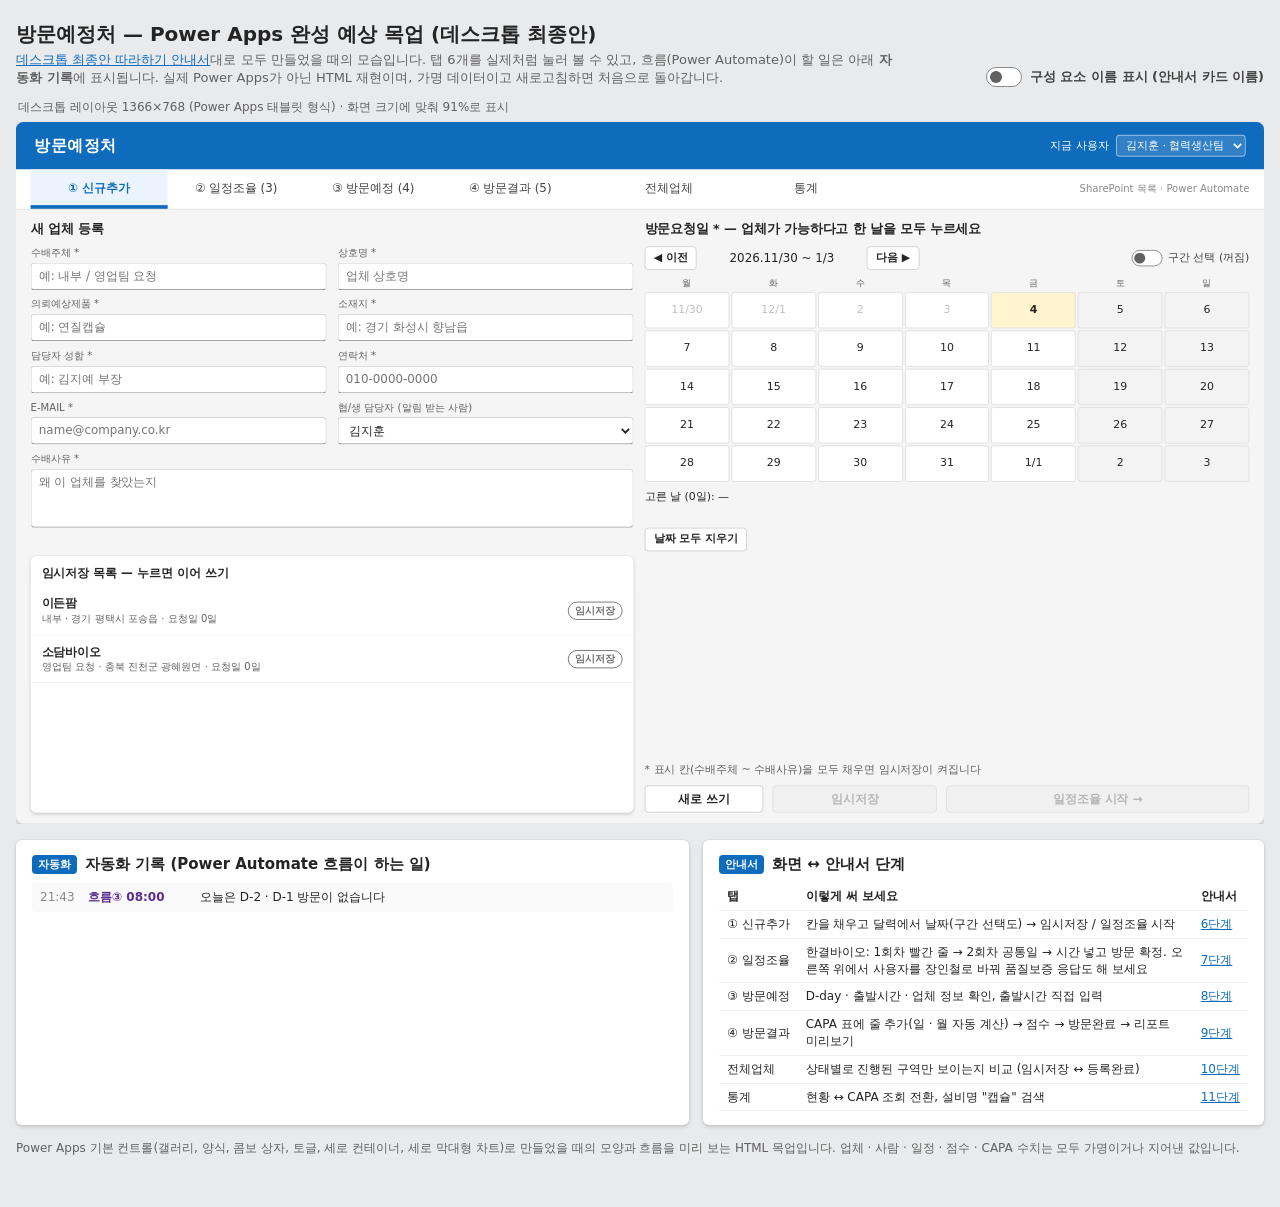
<file: powerapps-desktop-mockup.html>
<!DOCTYPE html>
<html lang="ko">
<head>
<meta charset="UTF-8">
<meta name="viewport" content="width=device-width, initial-scale=1, viewport-fit=cover">
<meta name="color-scheme" content="light">
<link rel="icon" href="data:,">
<title>방문예정처 — Power Apps 완성 예상 목업 (데스크톱 최종안)</title>
<style>
:root{
  --brand:#0F6CBD; --brand-h:#115EA3; --brand-bg:#EBF3FC; --brand-bg2:#CFE4FA;
  --bg1:#FFFFFF; --bg2:#FAFAFA; --bg3:#F5F5F5; --bg4:#F0F0F0; --page:#E9EAEC;
  --fg1:#242424; --fg2:#424242; --fg3:#616161; --fg4:#8A8A8A;
  --st1:#D1D1D1; --st2:#E0E0E0; --st3:#F0F0F0;
  --ok:#0E7A3A; --ok-bg:#EDF7F0; --warn:#BC4B09; --warn-bg:#FFF6EE; --bad:#C42B1C; --bad-bg:#FDECEA; --pur:#5C2E91; --today:#FFF4CE;
  --sh4:0 0 2px rgba(0,0,0,.12),0 2px 4px rgba(0,0,0,.14); --sh16:0 0 2px rgba(0,0,0,.12),0 8px 16px rgba(0,0,0,.14);
  --font:"Segoe UI","Malgun Gothic","Apple SD Gothic Neo",-apple-system,system-ui,sans-serif; --anno:#8A3FFC;
  --c1:#2a78d6; --c2:#eb6834;
}
*{box-sizing:border-box;margin:0;padding:0}
body{background:var(--page);color:var(--fg1);font-family:var(--font);font-size:13px;line-height:1.4;-webkit-font-smoothing:antialiased}
button,input,select,textarea{font:inherit;color:inherit}
button{cursor:pointer}
[hidden]{display:none!important}
.page{max-width:1400px;margin:0 auto;padding:20px 16px 48px}
.intro{display:flex;flex-wrap:wrap;align-items:flex-end;gap:12px 20px;margin-bottom:12px}
.intro h1{font-size:20px;font-weight:700}
.intro p{font-size:13px;color:var(--fg3);margin-top:3px;max-width:880px}
.intro a{color:var(--brand)}
.ctrls{margin-left:auto;display:flex;align-items:center;gap:12px;flex-wrap:wrap}
.sw{display:inline-flex;align-items:center;gap:8px;font-size:13px;font-weight:600;color:var(--fg2);cursor:pointer;user-select:none}
.sw input{appearance:none;width:36px;height:20px;border-radius:10px;border:1px solid var(--fg4);background:var(--bg1);position:relative;cursor:pointer}
.sw input::after{content:"";position:absolute;top:3px;left:3px;width:12px;height:12px;border-radius:50%;background:var(--fg3);transition:.15s}
.sw input:checked{background:var(--anno);border-color:var(--anno)}
.sw input:checked::after{left:19px;background:#fff}
.frame-cap{font-size:12px;color:var(--fg3);margin:0 0 6px 2px}
.wrap{position:relative;width:100%;overflow:hidden}
.stage{position:absolute;top:0;left:0;width:1366px;height:768px;transform-origin:0 0;background:var(--bg3);box-shadow:var(--sh16);border-radius:8px;overflow:hidden}

/* 앱 공통 */
.app{position:absolute;inset:0;display:flex;flex-direction:column}
.hdr{height:52px;flex:none;background:var(--brand);color:#fff;display:flex;align-items:center;gap:12px;padding:0 20px}
.hdr h2{font-size:18px;font-weight:600}
.hdr .who{margin-left:auto;display:flex;align-items:center;gap:8px;font-size:12px}
.hdr select{background:rgba(255,255,255,.15);border:1px solid rgba(255,255,255,.5);color:#fff;border-radius:4px;padding:3px 6px;font-size:12px}
.hdr select option{color:#222}
.tabs{height:44px;flex:none;background:var(--bg1);border-bottom:1px solid var(--st2);display:flex;padding:0 16px;position:relative}
.tabs button{width:150px;border:0;background:none;font-size:13px;color:#424242;position:relative}
.tabs button:hover{background:var(--bg3)}
.tabs button.on{background:var(--brand-bg);color:var(--brand);font-weight:600}
.tabs button.on::after{content:"";position:absolute;left:0;right:0;bottom:0;height:4px;background:var(--brand)}
.tabs .gap{width:24px}
.tabs .foot{margin-left:auto;align-self:center;font-size:11px;color:var(--fg4)}
.notify{position:absolute;left:0;right:0;top:52px;z-index:30;background:var(--ok);color:#fff;font-size:13px;font-weight:600;padding:9px 20px;opacity:0;visibility:hidden;transform:translateY(-6px);transition:.18s}
.notify.on{opacity:1;visibility:visible;transform:none}
.notify.info{background:var(--brand)} .notify.warn{background:var(--warn)}
.body{flex:1;position:relative;min-height:0}
.scr{position:absolute;inset:0;padding:12px 16px;display:none}
.scr.on{display:block}
.card{background:var(--bg1);border-radius:6px;box-shadow:var(--sh4)}
.lbl{font-size:11px;color:var(--fg3)}
.h3{font-size:14px;font-weight:600}
.btn{border:1px solid var(--st1);background:var(--bg1);border-radius:4px;padding:4px 12px;font-size:13px;font-weight:600;min-height:30px;white-space:nowrap}
.btn:hover{background:var(--bg3)}
.btn.pri{background:var(--brand);border-color:var(--brand);color:#fff} .btn.pri:hover{background:var(--brand-h)}
.btn.ok{background:var(--ok);border-color:var(--ok);color:#fff} .btn.bad{background:var(--bad);border-color:var(--bad);color:#fff} .btn.warn{background:var(--warn);border-color:var(--warn);color:#fff}
.btn:disabled{background:var(--bg4)!important;border-color:var(--st2)!important;color:#B5B5B5!important;cursor:default}
.btn.sm{min-height:26px;padding:2px 9px;font-size:12px}
.inp,.dd{border:1px solid var(--st1);border-bottom-color:var(--fg4);border-radius:4px;background:var(--bg1);padding:4px 8px;min-height:30px;font-size:13px;width:100%}
.inp:focus,.dd:focus{outline:none;border-bottom:2px solid var(--brand)}
textarea.inp{resize:none}
.inp:disabled,.dd:disabled{background:var(--bg3);color:var(--fg4)}
.fld{display:grid;gap:3px}
.bdg{display:inline-flex;align-items:center;font-size:11px;font-weight:600;padding:0 7px;border-radius:999px;border:1px solid currentColor;white-space:nowrap;line-height:18px}
.chip{display:inline-flex;align-items:center;gap:4px;background:var(--bg3);border-radius:4px;padding:1px 6px;font-size:12px;margin:1px 2px 1px 0}
.chip i{font-style:normal;cursor:pointer;color:var(--fg4)}
.gal{overflow:auto}
.gi{display:flex;align-items:center;gap:10px;padding:9px 12px;border-bottom:1px solid var(--st3);cursor:pointer;position:relative;background:var(--bg1)}
.gi:hover{background:var(--bg2)}
.gi.sel{background:var(--brand-bg)}
.gi.sel::before{content:"";position:absolute;left:0;top:0;bottom:0;width:4px;background:var(--brand)}
.gi .t{font-size:13px;font-weight:600}
.gi .s{font-size:11px;color:var(--fg3);white-space:nowrap;overflow:hidden;text-overflow:ellipsis}
.gi .tx{flex:1;min-width:0}
.empty{color:var(--fg3);font-size:13px;padding:20px;text-align:center}
.sect{font-size:13px;font-weight:700;margin-bottom:8px;display:flex;align-items:center;gap:8px}
.sect .sp{flex:1}
.red{color:var(--bad)} .green{color:var(--ok)} .gray{color:var(--fg3)}
table.t{width:100%;border-collapse:collapse}
table.t th{font-size:11px;font-weight:600;color:var(--fg3);text-align:left;padding:5px 8px;background:var(--bg2);border-bottom:1px solid var(--st2);position:sticky;top:0;z-index:1;white-space:nowrap}
table.t td{padding:5px 8px;border-bottom:1px solid var(--st3);font-size:12px;vertical-align:middle}
table.t td.n,table.t th.n{text-align:right;font-variant-numeric:tabular-nums}
table.t tr.mis td{background:var(--bad-bg)}
table.t tr.tot td{background:var(--bg4);font-weight:700}
table.t .inp{min-height:26px;padding:2px 6px;font-size:12px}

/* 달력 */
.cal .wk{display:grid;grid-template-columns:repeat(7,1fr);gap:2px;font-size:10px;color:var(--fg3);text-align:center;margin-bottom:2px}
.cal .grid{display:grid;grid-template-columns:repeat(7,1fr);gap:2px}
.cal .grid button{border:1px solid var(--st2);background:var(--bg1);border-radius:3px;font-size:12px;color:#242424;padding:0}
.cal .grid button.we{background:#F3F3F3}
.cal .grid button.td{background:var(--today);font-weight:700}
.cal .grid button.past{color:#C0C0C0;cursor:default}
.cal .grid button.mk{border:2px solid var(--ok)}
.cal .grid button.rs{background:var(--brand-bg2)}
.cal .grid button.on{background:var(--brand);color:#fff;border-color:var(--brand)}
.cal .grid button:not(.past):hover{filter:brightness(.94)}
.tgl{display:inline-flex;align-items:center;gap:6px;font-size:12px;color:var(--fg2);cursor:pointer;user-select:none}
.tgl input{appearance:none;width:34px;height:18px;border-radius:9px;border:1px solid var(--fg4);position:relative;cursor:pointer;background:#fff}
.tgl input::after{content:"";position:absolute;top:2px;left:2px;width:12px;height:12px;border-radius:50%;background:var(--fg3);transition:.15s}
.tgl input:checked{background:var(--brand);border-color:var(--brand)} .tgl input:checked::after{left:18px;background:#fff}

/* 화면별 */
.split{display:grid;gap:12px;height:100%}
.col{display:flex;flex-direction:column;min-height:0;gap:8px}
.scroll{overflow:auto;display:flex;flex-direction:column;gap:10px;padding-right:4px}
.sec{background:var(--bg1);border:1px solid var(--st2);border-radius:6px;padding:12px 14px;flex:none}
.g2{display:grid;grid-template-columns:1fr 1fr;gap:8px 12px}
.g3{display:grid;grid-template-columns:repeat(3,1fr);gap:8px 14px}
.kv .k{font-size:11px;color:var(--fg3)} .kv .v{font-size:13px;min-height:18px;white-space:pre-wrap;word-break:break-all}
.boxes{display:grid;grid-template-columns:repeat(5,1fr);gap:8px}
.boxes div{border:1px solid var(--st2);border-radius:4px;overflow:hidden;text-align:center;background:#fff}
.boxes b{display:block;background:#FFF2CC;font-size:11px;padding:4px}
.boxes span{display:flex;align-items:center;justify-content:center;min-height:56px;padding:4px 6px;font-size:13px;white-space:pre-line}
.strip{display:grid;grid-template-columns:repeat(14,1fr);gap:4px}
.dy{border:1px solid var(--st2);border-radius:4px;padding:4px 5px;min-height:88px;background:#fff}
.dy.we{background:#F6F6F6} .dy.td{background:var(--today);border-color:#E3C44A}
.dy .d{font-size:11px;font-weight:600;color:var(--fg2)}
.ev{display:block;width:100%;text-align:left;border:0;margin-top:3px;background:var(--brand-bg);border-left:3px solid var(--brand);border-radius:2px;padding:1px 4px;font-size:11px;font-weight:600;color:var(--brand);overflow:hidden;white-space:nowrap;text-overflow:ellipsis}
.ev.done{background:var(--ok-bg);border-left-color:var(--ok);color:var(--ok)}
.tiles{display:grid;grid-template-columns:repeat(4,1fr);gap:10px}
.tile{padding:10px 14px}
.tile .n{font-size:24px;font-weight:700;line-height:1.25;font-variant-numeric:tabular-nums}
.tile .n small{font-size:13px;color:var(--fg3);margin-left:2px}
.tile .x{font-size:11px;color:var(--fg3)}
.legend{display:flex;gap:12px;font-size:11px;color:var(--fg2)} .legend span{display:inline-flex;align-items:center;gap:5px} .legend i{width:10px;height:10px;border-radius:3px}
.chart{position:relative}
.chart svg{display:block;width:100%;height:auto;overflow:visible}
.chart text{font-family:var(--font);fill:var(--fg3);font-size:11px} .chart text.val{fill:var(--fg1);font-weight:700}
.ctip{position:absolute;top:0;pointer-events:none;background:#fff;border:1px solid var(--st1);border-radius:6px;box-shadow:var(--sh16);padding:7px 10px;font-size:12px;min-width:150px;opacity:0;transition:opacity .12s;z-index:5}
.ctip.on{opacity:1} .ctip b{display:block;margin-bottom:3px} .ctip div{display:flex;gap:6px;align-items:center;color:var(--fg2)} .ctip div span{margin-left:auto;font-weight:700;color:var(--fg1)} .ctip i{width:8px;height:8px;border-radius:2px}
.stg{display:grid;gap:8px}
.stg .sr{display:grid;grid-template-columns:96px 1fr 30px;gap:8px;align-items:center;font-size:12px}
.stg .bar{height:13px;border-radius:0 3px 3px 0;background:var(--brand);min-width:2px}
.stg .num{text-align:right;font-weight:700}
.seg{display:inline-flex;align-self:flex-start;border:1px solid var(--brand);border-radius:4px;overflow:hidden}
.seg button{border:0;background:#fff;color:var(--brand);padding:5px 16px;font-weight:600;font-size:13px}
.seg button.on{background:var(--brand);color:#fff}

/* 구성 요소 표시 */
.annot [data-ctl]{outline:1.5px dashed var(--anno);outline-offset:-1px;position:relative}
.annot [data-ctl]::after{content:attr(data-ctl);position:absolute;top:1px;right:1px;z-index:40;background:var(--anno);color:#fff;font-size:10px;font-weight:600;line-height:1;padding:3px 5px;border-radius:3px;white-space:nowrap;pointer-events:none;font-family:var(--font)}
.annot .cal .grid button[data-ctl]::after,.annot .gi[data-ctl]::after{display:none}

/* 아래 영역 */
.below{display:grid;grid-template-columns:1.2fr 1fr;gap:14px;margin-top:16px}
.below .card{padding:14px 16px}
.below h4{font-size:15px;font-weight:700;margin-bottom:8px;display:flex;gap:8px;align-items:center}
.below h4 span{font-size:11px;color:#fff;background:var(--brand);border-radius:4px;padding:2px 6px}
.log{max-height:260px;overflow:auto;display:grid;gap:6px}
.log div{display:grid;grid-template-columns:40px 104px 1fr;gap:8px;font-size:12px;align-items:start;padding:6px 8px;background:var(--bg2);border-radius:4px}
.log .f{font-weight:700;color:var(--pur)}
.log .tm{color:var(--fg4)}
.map td,.map th{font-size:12px;padding:5px 8px;border-bottom:1px solid var(--st3);text-align:left}
.map{width:100%;border-collapse:collapse}
.map a{color:var(--brand)}
.map td:first-child,.map td:last-child,.map th{white-space:nowrap}
.disc{font-size:12px;color:var(--fg3);margin-top:14px;line-height:1.6}
.modal{position:fixed;inset:0;background:rgba(0,0,0,.45);display:flex;align-items:center;justify-content:center;z-index:100;padding:20px}
.modal .box{background:#fff;border-radius:8px;width:min(860px,100%);height:min(88vh,1000px);display:flex;flex-direction:column;overflow:hidden;box-shadow:var(--sh16)}
.modal .mh{display:flex;align-items:center;gap:10px;padding:10px 14px;border-bottom:1px solid var(--st2);font-weight:700}
.modal .mh span{flex:1}
.modal iframe{flex:1;border:0;width:100%}
@media (max-width:900px){.below{grid-template-columns:1fr}.intro h1{font-size:18px}}
</style>
</head>
<body>
<div class="page">
  <div class="intro">
    <div>
      <h1>방문예정처 — Power Apps 완성 예상 목업 (데스크톱 최종안)</h1>
      <p><a href="powerapps-desktop-guide.html">데스크톱 최종안 따라하기 안내서</a>대로 모두 만들었을 때의 모습입니다. 탭 6개를 실제처럼 눌러 볼 수 있고, 흐름(Power Automate)이 할 일은 아래 <b>자동화 기록</b>에 표시됩니다. 실제 Power Apps가 아닌 HTML 재현이며, 가명 데이터이고 새로고침하면 처음으로 돌아갑니다.</p>
    </div>
    <div class="ctrls">
      <label class="sw"><input type="checkbox" id="annot"> 구성 요소 이름 표시 (안내서 카드 이름)</label>
    </div>
  </div>
  <p class="frame-cap" id="cap"></p>

  <div class="wrap" id="wrap">
    <div class="stage" id="stage">
      <div class="app">
        <div class="hdr" data-ctl="recHeader · lblAppTitle · lblUser">
          <h2>방문예정처</h2>
          <div class="who"><span>지금 사용자</span>
            <select id="me" aria-label="지금 사용자 바꾸기"><option value="김지훈">김지훈 · 협력생산팀</option><option value="장인철">장인철 · 품질보증팀</option></select>
          </div>
        </div>
        <div class="tabs" id="tabs" data-ctl="btnTab… 6개 · recTabLine">
          <button type="button" data-tab="new">① 신규추가</button>
          <button type="button" data-tab="coord">② 일정조율</button>
          <button type="button" data-tab="plan">③ 방문예정</button>
          <button type="button" data-tab="result">④ 방문결과</button>
          <span class="gap"></span>
          <button type="button" data-tab="list">전체업체</button>
          <button type="button" data-tab="stats">통계</button>
          <span class="foot">SharePoint 목록 · Power Automate</span>
        </div>
        <div class="notify" id="notify"></div>
        <div class="body">
          <section class="scr" id="s-new"></section>
          <section class="scr" id="s-coord"></section>
          <section class="scr" id="s-plan"></section>
          <section class="scr" id="s-result"></section>
          <section class="scr" id="s-list"></section>
          <section class="scr" id="s-stats"></section>
        </div>
      </div>
    </div>
  </div>

  <div class="below">
    <div class="card">
      <h4><span>자동화</span>자동화 기록 (Power Automate 흐름이 하는 일)</h4>
      <div class="log" id="log"></div>
    </div>
    <div class="card">
      <h4><span>안내서</span>화면 ↔ 안내서 단계</h4>
      <table class="map"><thead><tr><th>탭</th><th>이렇게 써 보세요</th><th>안내서</th></tr></thead><tbody>
        <tr><td>① 신규추가</td><td>칸을 채우고 달력에서 날짜(구간 선택도) → 임시저장 / 일정조율 시작</td><td><a href="powerapps-desktop-guide.html#s6">6단계</a></td></tr>
        <tr><td>② 일정조율</td><td>한결바이오: 1회차 빨간 줄 → 2회차 공통일 → 시간 넣고 방문 확정. 오른쪽 위에서 사용자를 장인철로 바꿔 품질보증 응답도 해 보세요</td><td><a href="powerapps-desktop-guide.html#s7">7단계</a></td></tr>
        <tr><td>③ 방문예정</td><td>D-day · 출발시간 · 업체 정보 확인, 출발시간 직접 입력</td><td><a href="powerapps-desktop-guide.html#s8">8단계</a></td></tr>
        <tr><td>④ 방문결과</td><td>CAPA 표에 줄 추가(일 · 월 자동 계산) → 점수 → 방문완료 → 리포트 미리보기</td><td><a href="powerapps-desktop-guide.html#s9">9단계</a></td></tr>
        <tr><td>전체업체</td><td>상태별로 진행된 구역만 보이는지 비교 (임시저장 ↔ 등록완료)</td><td><a href="powerapps-desktop-guide.html#s10">10단계</a></td></tr>
        <tr><td>통계</td><td>현황 ↔ CAPA 조회 전환, 설비명 "캡슐" 검색</td><td><a href="powerapps-desktop-guide.html#s11">11단계</a></td></tr>
      </tbody></table>
    </div>
  </div>
  <p class="disc">Power Apps 기본 컨트롤(갤러리, 양식, 콤보 상자, 토글, 세로 컨테이너, 세로 막대형 차트)로 만들었을 때의 모양과 흐름을 미리 보는 HTML 목업입니다. 업체 · 사람 · 일정 · 점수 · CAPA 수치는 모두 가명이거나 지어낸 값입니다.</p>
</div>
<div class="modal" id="modal" hidden><div class="box"><div class="mh"><span id="mtitle">리포트 미리보기</span><button class="btn sm" type="button" id="mclose">닫기</button></div><iframe id="mframe" title="리포트 미리보기"></iframe></div></div>

<script>
/* ================= 기본 ================= */
const $=s=>document.querySelector(s), $$=s=>Array.from(document.querySelectorAll(s));
const esc=s=>String(s==null?"":s).replace(/[&<>"']/g,c=>({"&":"&amp;","<":"&lt;",">":"&gt;",'"':"&quot;","'":"&#39;"}[c]));
const TODAY=new Date(); TODAY.setHours(0,0,0,0);
const iso=d=>d.getFullYear()+"-"+String(d.getMonth()+1).padStart(2,"0")+"-"+String(d.getDate()).padStart(2,"0");
const T0=iso(TODAY);
const toD=s=>new Date(s+"T00:00:00");
const add=(s,n)=>{const d=toD(s);d.setDate(d.getDate()+n);return iso(d);};
const D=n=>add(T0,n);
const wd=s=>{const g=toD(s).getDay();return g===0?7:g;};            /* 월=1 … 일=7 */
const isWE=s=>wd(s)>5;
const nextWD=(n,dir)=>{let s=D(n);while(isWE(s))s=add(s,dir||1);return s;};
const mon=s=>add(s,-(wd(s)-1));
const WK=["","월","화","수","목","금","토","일"];
const fd=s=>{if(!s)return "—";const d=toD(s);return (d.getMonth()+1)+"/"+d.getDate()+" ("+WK[wd(s)]+")";};
const md=s=>{const d=toD(s);return (d.getMonth()+1)+"/"+d.getDate();};
const diff=(a,b)=>Math.round((toD(b)-toD(a))/864e5);
const ddLbl=s=>{const n=diff(T0,s);return n===0?"D-day":n>0?"D-"+n:"D+"+(-n);};
const num=n=>(+n||0).toLocaleString("ko-KR");
const DL=a=>a&&a.length?a.slice().sort().map(md).join(", "):"";

const ST={"임시저장":"#707070","일정조율":"#0F6CBD","방문예정":"#5C2E91","방문완료":"#0E7A3A","CAPA요청":"#BC4B09","등록완료":"#424242","등록취소":"#C42B1C"};
const badge=s=>`<span class="bdg" style="color:${ST[s]}">${s}</span>`;
const TRIP=[["안산",145,105],["수원",105,80],["화성",110,85],["평택",75,62],["인천",150,110],["청주",30,32],["음성",55,48],["천안",30,32],["아산",35,35],["대전",45,40],["구미",145,112],["김해",260,185],["익산",95,78],["부산",280,195],["진천",45,40],["세종",12,18],["경기",120,90],["충북",50,45],["충남",45,42],["경북",160,120],["경남",250,180],["전북",110,85]];
const trip=a=>TRIP.find(t=>String(a||"").indexOf(t[0])>=0)||null;
const depart=(addr,tm)=>{const t=trip(addr);if(!t||!/^\d{1,2}:\d{2}$/.test(tm||""))return "";const [h,m]=tm.split(":").map(Number);let x=h*60+m-t[2]-20;if(x<0)x+=1440;return String(Math.floor(x/60)).padStart(2,"0")+":"+String(x%60).padStart(2,"0");};
const PEOPLE={co:["김지훈","장덕진","박도윤"],qa:["장인철","이수민","정하늘"]};

/* ================= 가명 데이터 (SharePoint 목록 흉내) ================= */
let VID=0,RID=0,EID=0;
const V=[], R=[], MK=[], PR=[];
function addV(o){const v=Object.assign({id:++VID,st:"임시저장",src:"내부",prod:"",addr:"",mgr:"",tel:"010-0000-0000",mail:"",reason:"",req:[],owner:"김지훈",fix:"",time:"",dep:"",coAtt:[],qaAtt:[],sCo:null,sQa:null,note:"",link:"",vdone:"",judged:"",capaReq:"",cancel:"",report:""},o);v.mail=v.mail||("contact"+v.id+"@example.com");V.push(v);return v;}
const addR=o=>{const r=Object.assign({id:++RID,req:[],co:[],qa:[],com:[],coBy:"",qaBy:"",coTime:"",qaTime:"",time:""},o);R.push(r);return r;};
const addM=o=>MK.push(Object.assign({id:++EID,kind:"",size:"",qty:1,sub:"—",note:""},o));
const addP=o=>{const p=Object.assign({id:++EID,name:"",capa:0,qty:1,kol:0,note:""},o);p.day=p.capa*p.qty;p.mon=p.day*20;PR.push(p);return p;};
const common=r=>r.co.length&&r.qa.length?r.co.filter(d=>r.qa.includes(d)&&r.req.includes(d)).sort():[];
const wds=(a,n)=>{const out=[];let s=a;while(out.length<n){if(!isWE(s))out.push(s);s=add(s,1);}return out;};

/* 진행 중 업체 */
const W1=mon(D(7));                                  /* 다음 주 월요일 */
addV({co:"소담바이오",src:"영업팀 요청",prod:"젤리 스틱",addr:"충북 진천군 광혜원면",mgr:"윤서아 과장",reason:"신규 제형 대응 가능 업체 탐색"});
addV({co:"이든팜",src:"내부",prod:"분말 스틱",addr:"경기 평택시 포승읍",mgr:"오태민 차장",reason:"분말 충진 2차 벤더 확보"});
{ const v=addV({co:"한결바이오",st:"일정조율",src:"내부",prod:"연질캡슐",addr:"충남 아산시 둔포면",mgr:"윤도현 팀장",reason:"연질캡슐 생산처 다변화",owner:"장덕진",coAtt:["장덕진"],qaAtt:["장인철"]});
  const r1req=[W1,add(W1,1),add(W1,2),add(W1,4)]; v.req=r1req;
  addR({vid:v.id,no:1,req:r1req,co:[add(W1,2),add(W1,4)],qa:[add(W1,3),add(W1,7)],coBy:"장덕진",qaBy:"장인철",coTime:"오후",qaTime:"종일"});
  const r2=addR({vid:v.id,no:2,req:[add(W1,7),add(W1,8)],co:[add(W1,7),add(W1,8)],qa:[add(W1,8)],coBy:"장덕진",qaBy:"장인철",coTime:"오후 1시 이후",qaTime:"13시~"}); r2.com=common(r2);
  R.forEach(r=>r.com=common(r)); }
{ const v=addV({co:"노바코스",st:"일정조율",src:"영업팀 요청",prod:"앰플",addr:"경기 안산시 단원구 산단로 200",mgr:"한지민 이사",reason:"앰플 2차 벤더 확보"});
  v.req=wds(add(W1,7),3); addR({vid:v.id,no:1,req:v.req.slice()}); }
{ const v=addV({co:"블루오션코스메틱",st:"일정조율",src:"내부",prod:"크림",addr:"대전 대덕구 대덕대로 1600",mgr:"정예린 팀장",reason:"크림 리뉴얼 생산처",owner:"박도윤"});
  v.req=wds(add(W1,1),4); addR({vid:v.id,no:1,req:v.req.slice(),co:v.req.slice(1,3),coBy:"박도윤",coTime:"오전"}); }
const planV=(o,n,tm,co,qa)=>{const v=addV(Object.assign({st:"방문예정"},o));v.fix=nextWD(n,n<0?-1:1);v.time=tm;v.dep=depart(v.addr,tm);v.coAtt=co;v.qaAtt=qa;v.req=[v.fix];
  addR({vid:v.id,no:1,req:[v.fix],co:[v.fix],qa:[v.fix],com:[v.fix],coBy:co[0],qaBy:qa[0],time:tm});return v;};
planV({co:"유니크팩토리",src:"내부",prod:"스틱 파운데이션",addr:"경기 화성시 향남읍",mgr:"강민서 이사",reason:"2차 벤더 확보"},2,"10:30",["김지훈"],["이수민"]);
planV({co:"캡슐원",src:"내부",prod:"캡슐(연질캡슐)",addr:"인천 서구 봉수대로 158",mgr:"김지예 부장",reason:"연질 캡슐 생산 가능처"},1,"13:30",["장덕진","김지훈"],["장인철"]);
planV({co:"나린코스",src:"영업팀 요청",prod:"마스크팩",addr:"경북 구미시 산동읍",mgr:"신지우 팀장",reason:"마스크팩 신규"},6,"13:00",["박도윤"],["정하늘"]);
const pastV=planV({co:"라온코스메틱",src:"내부",prod:"선크림",addr:"경남 김해시 주촌면",mgr:"문하은 팀장",reason:"선케어 라인 확장"},-1,"09:30",["김지훈"],["이수민"]);
{ const v=planV({co:"초록케미칼",src:"내부",prod:"연질캡슐",addr:"충북 음성군 대소면",mgr:"백승호 팀장",reason:"연질캡슐 생산처 다변화"},-5,"09:30",["김지훈","장덕진"],["장인철"]);
  Object.assign(v,{st:"방문완료",vdone:v.fix,sCo:84,sQa:80,note:"설비 상태 양호, 연질캡슐 성형 1라인 운영 중.\n건조 · 선별은 별도 공정, 블리스터 포장 2대 보유(현재 미가동).",link:"https://example.sharepoint.com/sites/visit/초록케미칼"});
  addM({vid:v.id,kind:"피막제조탱크",size:"600kg",qty:1});addM({vid:v.id,kind:"피막서비스탱크",size:"250kg",qty:1});addM({vid:v.id,kind:"서비스탱크",size:"200kg",qty:1,note:"고점도 본 벌크 중탕전용"});
  addP({vid:v.id,name:"연질캡슐성형기",capa:60000,qty:1,note:"건조 및 선별 별도"});addP({vid:v.id,name:"블리스터 포장기",capa:0,qty:2}); }
{ const v=planV({co:"미래코스텍",src:"내부",prod:"마스크팩",addr:"전북 익산시 함열읍",mgr:"조하늘 팀장",reason:"대량 생산처"},-3,"11:00",["박도윤"],["정하늘"]);
  Object.assign(v,{st:"방문완료",vdone:v.fix,sCo:76,sQa:null,note:"합지 라인 2기, 월 캐파 여유 있음"});
  addP({vid:v.id,name:"마스크팩 충진기",capa:30000,qty:2}); }
{ const v=planV({co:"세라젬코스",src:"영업팀 요청",prod:"바디로션",addr:"충북 음성군 금왕읍",mgr:"백승호 팀장",reason:"기존 벤더 납기 지연"},-12,"14:00",["김지훈"],["장인철"]);
  Object.assign(v,{st:"CAPA요청",vdone:v.fix,sCo:72,sQa:70,capaReq:D(-4),note:"설비 여유 확인 후 월 캐파 회신 요청"});
  addP({vid:v.id,name:"튜브충진기",capa:12000,qty:2,kol:0});addM({vid:v.id,kind:"유화탱크",size:"1,000kg",qty:2}); }
{ const v=planV({co:"마루바이오",src:"내부",prod:"마스크팩",addr:"전북 익산시 왕궁면",mgr:"임도윤 팀장",reason:"2차 벤더 확보"},-8,"10:00",["박도윤"],["정하늘"]);
  Object.assign(v,{st:"CAPA요청",vdone:v.fix,sCo:68,sQa:74,capaReq:D(-1),note:"인쇄 4도 대응 가능, 합지 라인 노후"});
  addP({vid:v.id,name:"마스크팩 충진기",capa:25000,qty:1,kol:5000}); }

/* 지난 1년 이력 (통계용, 고정 난수) */
(function(){
  let seed=20261105; const rnd=()=>(seed=(seed*1103515245+12345)%2147483648)/2147483648, pick=a=>a[Math.floor(rnd()*a.length)];
  const PRE=["새론","다온","가람","누리","온새","보람","햇살","미르","하람","예담","청아","라움","도담","해든","별빛","단비","솔빛","한울","느루","아라","윤슬","나래","시온","가온"], SUF=["코스","바이오","랩","팜","코스메틱","뷰티","케미칼","텍"];
  const ADDR=["경기 화성시 팔탄면","충북 청주시 오창읍","충북 음성군 대소면","충남 아산시 음봉면","대전 유성구 테크노로","경북 구미시 산동읍","경남 김해시 한림면","전북 익산시 함열읍","경기 안산시 단원구","충남 천안시 서북구","세종 전동면","충북 진천군 광혜원면"];
  const PROD=["연질캡슐","정제","앰플","크림","선크림","마스크팩","젤리 스틱","분말 스틱","샴푸","토너"];
  const GOOD=["설비 상태 양호, 위생 관리 우수","생산 캐파 충분, 소량 다품종 대응 가능","GMP 인증 보유, 이력 관리 양호","납기 관리 체계 우수, 단가는 추가 협의","원료 입고 검사와 시험실 운영이 체계적"], BAD=["원료 입고 검사 체계 미흡","시험실 장비 부족, 외부 의뢰 비중 높음","GMP 미보유","포장 라인 노후, 개선 일정 불명확"];
  const EQP=[["연질캡슐성형기",60000],["정제타정기",120000],["캡슐충진기",80000],["스틱포장기",40000],["튜브충진기",12000],["앰플충진기",20000],["마스크팩 충진기",30000],["블리스터 포장기",50000]], EQM=[["피막제조탱크","600kg"],["유화탱크","1,000kg"],["서비스탱크","200kg"],["혼합기","500kg"],["건조기","—"]];
  const used=new Set(V.map(v=>v.co)), PLAN=[3,4,3,4,5,3,5,4,6,4,5,1];
  PLAN.forEach((n,i)=>{const m0=new Date(TODAY.getFullYear(),TODAY.getMonth()-11+i,1),dim=new Date(m0.getFullYear(),m0.getMonth()+1,0).getDate();
    for(let k=0;k<n;k++){let co;do{co=pick(PRE)+pick(SUF);}while(used.has(co));used.add(co);
      const dd=new Date(m0);dd.setDate(1+Math.floor(rnd()*dim));let s=iso(dd);while(isWE(s))s=add(s,1);if(s>=add(T0,-6))s=nextWD(-7-k,-1);
      const r=rnd(),st=r<.58?"등록완료":"등록취소"; let jd=add(s,6+Math.floor(rnd()*14)); if(jd>=T0)jd=add(T0,-1);
      const v=addV({co,st,src:pick(["내부","영업팀 요청","연구소 요청"]),prod:pick(PROD),addr:pick(ADDR),mgr:"담당 팀장",reason:"2차 벤더 확보",owner:pick(PEOPLE.co),
        fix:s,time:pick(["09:30","10:00","13:30","14:00"]),coAtt:[pick(PEOPLE.co)],qaAtt:[pick(PEOPLE.qa)],vdone:s,judged:jd,sCo:60+Math.floor(rnd()*35),sQa:58+Math.floor(rnd()*37),
        note:st==="등록취소"?pick(BAD):pick(GOOD),cancel:st==="등록취소"?pick(["GMP 미보유","품질시스템 미흡","캐파 부족"]):""});
      v.dep=depart(v.addr,v.time);v.req=[s];
      addR({vid:v.id,no:1,req:[s],co:[s],qa:[s],com:[s],coBy:v.coAtt[0],qaBy:v.qaAtt[0],time:v.time});
      const e=pick(EQP);addP({vid:v.id,name:e[0],capa:e[1],qty:1+Math.floor(rnd()*3),kol:st==="등록완료"?Math.round(e[1]*20*rnd()*.5/1000)*1000:0});
      if(rnd()>.4){const m=pick(EQM);addM({vid:v.id,kind:m[0],size:m[1],qty:1+Math.floor(rnd()*2)});}
    }});
})();

/* ================= 상태 ================= */
const S={tab:"new",me:"김지훈",newRec:null,coord:null,plan:null,res:null,all:null,stat:"현황",capaType:"생산",editA:false};
const CAL={new:{start:mon(T0),sel:[],rs:null},req:{sel:[],rs:null},co:{sel:[],rs:null},qa:{sel:[],rs:null}};
let coordStart=mon(T0), planWeek=mon(T0), TG={new:false,coord:false};
const byId=id=>V.find(v=>v.id===id);
const roundsOf=id=>R.filter(r=>r.vid===id).sort((a,b)=>a.no-b.no);
const lastRound=id=>roundsOf(id).slice(-1)[0];
const total=v=>v.sCo==null?null:Math.round(((+v.sCo||0)*.5+(+v.sQa||0)*.5)*10)/10;
const isTodo=v=>(v.st==="방문예정"&&v.fix<=T0)||v.st==="방문완료"||v.st==="CAPA요청";
const team=()=>S.me==="장인철"?"qa":"co";

function notify(msg,kind){const n=$("#notify");n.className="notify on"+(kind?" "+kind:"");n.textContent=msg;clearTimeout(notify.t);notify.t=setTimeout(()=>n.classList.remove("on"),3600);}
function flow(f,txt){const d=document.createElement("div");const now=new Date();d.innerHTML=`<span class="tm">${String(now.getHours()).padStart(2,"0")}:${String(now.getMinutes()).padStart(2,"0")}</span><span class="f">${esc(f)}</span><span>${txt}</span>`;$("#log").prepend(d);}

/* ================= 달력 부품 ================= */
function calHTML(key,start,ctlName,mark){
  const c=CAL[key], days=Array.from({length:35},(_,i)=>add(start,i));
  return `<div class="cal"><div class="wk">${WK.slice(1).map(w=>`<span>${w}</span>`).join("")}</div><div class="grid" data-ctl="${ctlName}" style="grid-auto-rows:${key==="new"?40:27}px">${days.map(d=>{
    const cls=[c.sel.includes(d)?"on":"",c.rs===d?"rs":"",d===T0?"td":"",isWE(d)?"we":"",d<T0?"past":"",mark&&CAL.req.sel.includes(d)?"mk":""].filter(Boolean).join(" ");
    return `<button type="button" class="${cls}" data-cal="${key}" data-d="${d}" title="${fd(d)}">${toD(d).getDate()===1||d===start?md(d):toD(d).getDate()}</button>`;}).join("")}</div></div>`;
}
function calClick(key,d){
  if(d<T0)return; const c=CAL[key], tg=key==="new"?TG.new:TG.coord;
  if(tg){ if(!c.rs){c.rs=d;} else {const a=c.rs<d?c.rs:d,b=c.rs<d?d:c.rs;for(let s=a;s<=b;s=add(s,1))if(!isWE(s)&&!c.sel.includes(s))c.sel.push(s);c.rs=null;} }
  else { const i=c.sel.indexOf(d); i>=0?c.sel.splice(i,1):c.sel.push(d); }
  c.sel.sort(); key==="new"?renderNew(newVals()):renderCoord();
}

/* ================= ① 신규추가 ================= */
const NF=[["src","수배주체 *","예: 내부 / 영업팀 요청","txtNSrc"],["co","상호명 *","업체 상호명","txtNName"],["prod","의뢰예상제품 *","예: 연질캡슐","txtNProd"],["addr","소재지 *","예: 경기 화성시 향남읍","txtNAddr"],["mgr","담당자 성함 *","예: 김지예 부장","txtNMgr"],["tel","연락처 *","010-0000-0000","txtNTel"],["mail","E-MAIL *","name@company.co.kr","txtNMail"]];
function newVals(){const o={};NF.forEach(f=>o[f[0]]=($("#n-"+f[0])||{}).value||"");o.reason=($("#n-reason")||{}).value||"";o.owner=($("#n-owner")||{}).value||S.me;return o;}
const basicOK=o=>NF.every(f=>o[f[0]].trim())&&o.reason.trim();
function renderNew(keep){
  const v=S.newRec?byId(S.newRec):null, o=keep||(v?{src:v.src,co:v.co,prod:v.prod,addr:v.addr,mgr:v.mgr,tel:v.tel,mail:v.mail,reason:v.reason,owner:v.owner}:{owner:S.me});
  const temps=V.filter(x=>x.st==="임시저장").sort((a,b)=>b.id-a.id), c=CAL.new;
  $("#s-new").innerHTML=`<div class="split" style="grid-template-columns:660px 1fr">
    <div class="col">
      <div class="h3" data-ctl="lblNTitle">${v?"임시저장 이어 쓰기 · "+esc(v.co):"새 업체 등록"}</div>
      <div class="g2">${NF.map(f=>`<div class="fld"><span class="lbl">${f[1]}</span><input class="inp" id="n-${f[0]}" data-ctl="${f[3]}" placeholder="${f[2]}" value="${esc(o[f[0]]||"")}"></div>`).join("")}
        <div class="fld"><span class="lbl">협/생 담당자 (알림 받는 사람)</span><select class="dd" id="n-owner" data-ctl="cmbNOwner">${PEOPLE.co.map(p=>`<option${p===(o.owner||S.me)?" selected":""}>${p}</option>`).join("")}</select></div></div>
      <div class="fld"><span class="lbl">수배사유 *</span><textarea class="inp" id="n-reason" rows="3" data-ctl="txtNReason" placeholder="왜 이 업체를 찾았는지">${esc(o.reason||"")}</textarea></div>
      <div class="red" id="n-dup" style="font-size:11px;min-height:15px" data-ctl="lblNDup"></div>
      <div class="card col" style="flex:1;min-height:0;gap:0"><div class="sect" style="padding:10px 12px 6px;margin:0">임시저장 목록 — 누르면 이어 쓰기</div>
        <div class="gal" style="flex:1" data-ctl="galNTemp">${temps.length?temps.map(t=>`<div class="gi${t.id===S.newRec?" sel":""}" data-pick="new" data-id="${t.id}"><div class="tx"><div class="t">${esc(t.co)}</div><div class="s">${esc(t.src)} · ${esc(t.addr)} · 요청일 ${t.req.length}일</div></div>${badge("임시저장")}</div>`).join(""):`<p class="empty">임시저장한 업체가 없습니다</p>`}</div></div>
    </div>
    <div class="col">
      <div class="h3" data-ctl="lblNReqTitle">방문요청일 * — 업체가 가능하다고 한 날을 모두 누르세요</div>
      <div style="display:flex;align-items:center;gap:8px"><button class="btn sm" type="button" data-nav="new,-28" data-ctl="btnNPrev">◀ 이전</button><span style="width:170px;text-align:center" data-ctl="lblNRange">${toD(c.start).getFullYear()}.${md(c.start)} ~ ${md(add(c.start,34))}</span><button class="btn sm" type="button" data-nav="new,28" data-ctl="btnNNext">다음 ▶</button>
        <label class="tgl" style="margin-left:auto" data-ctl="tglNRange"><input type="checkbox" id="tg-new"${TG.new?" checked":""}> ${TG.new?(c.rs?"구간: 끝일을 누르세요":"구간: 시작일을 누르세요"):"구간 선택 (꺼짐)"}</label></div>
      ${calHTML("new",c.start,"galNCal · btnNDay",false)}
      <div style="font-size:12px;min-height:34px" data-ctl="lblNPicked">고른 날 (${c.sel.length}일): ${c.sel.map(fd).join(", ")||"—"}</div>
      <div><button class="btn sm" type="button" id="n-clear" data-ctl="btnNClearDates">날짜 모두 지우기</button></div>
      <div style="margin-top:auto;font-size:12px" id="n-need" data-ctl="lblNNeed"></div>
      <div style="display:flex;gap:10px"><button class="btn" type="button" id="n-reset" data-ctl="btnNReset" style="width:130px">새로 쓰기</button><button class="btn" type="button" id="n-save" data-ctl="btnNSave" style="width:180px">임시저장</button><button class="btn pri" type="button" id="n-coord" data-ctl="btnNCoord" style="flex:1">일정조율 시작 →</button></div>
    </div></div>`;
  newState();
}
function newState(){
  const o=newVals(), ok=basicOK(o), dup=o.co.trim()&&V.some(x=>x.co===o.co.trim()&&x.id!==S.newRec);
  $("#n-dup").textContent=dup?"⚠ 같은 상호명이 이미 등록되어 있습니다 (전체업체에서 확인하세요)":"";
  $("#n-save").disabled=!ok; $("#n-coord").disabled=!(ok&&CAL.new.sel.length);
  const n=$("#n-need"); n.className=ok?"green":"gray";
  n.textContent=ok?(CAL.new.sel.length?"✓ 임시저장 · 일정조율 시작 모두 가능합니다":"✓ 임시저장할 수 있습니다 · 방문요청일을 고르면 일정조율도 켜집니다"):"* 표시 칸(수배주체 ~ 수배사유)을 모두 채우면 임시저장이 켜집니다";
}
function saveNew(st){
  const o=newVals(); let v=S.newRec?byId(S.newRec):null;
  const rec={src:o.src.trim(),co:o.co.trim(),prod:o.prod.trim(),addr:o.addr.trim(),mgr:o.mgr.trim(),tel:o.tel.trim(),mail:o.mail.trim(),reason:o.reason,owner:o.owner,req:CAL.new.sel.slice(),st};
  if(v)Object.assign(v,rec); else v=addV(rec);
  return v;
}

/* ================= ② 일정조율 ================= */
function loadRound(){
  const v=byId(S.coord); if(!v)return; let r=lastRound(v.id);
  if(!r)r=addR({vid:v.id,no:1,req:v.req.slice()});
  CAL.req.sel=r.req.slice();CAL.co.sel=r.co.slice();CAL.qa.sel=r.qa.slice();CAL.req.rs=CAL.co.rs=CAL.qa.rs=null;
  coordStart=mon(CAL.req.sel.length?CAL.req.sel.slice().sort()[0]:T0);
}
function roundNote(r){return r.time?"방문 확정":!r.co.length||!r.qa.length?"응답 대기":!r.com.length?"일정 재조율 필요":"시간 확인 필요";}
function renderCoord(){
  const list=V.filter(x=>x.st==="일정조율").filter(x=>{const q=($("#co-q")||{}).value||"";return !q||(x.co+x.addr).includes(q);}).sort((a,b)=>a.co.localeCompare(b.co,"ko"));
  const q=($("#co-q")||{}).value||"", v=byId(S.coord), r=v?lastRound(v.id):null;
  const left=`<div class="col"><input class="inp" id="co-q" placeholder="업체명 · 지역 검색" value="${esc(q)}" data-ctl="txtCoSearch">
    <div class="card gal" style="flex:1" data-ctl="galCoList">${list.length?list.map(x=>{const lr=lastRound(x.id);return `<div class="gi${x.id===S.coord?" sel":""}" data-pick="coord" data-id="${x.id}"><div class="tx"><div class="t">${esc(x.co)}</div><div class="s ${lr&&roundNote(lr)==="일정 재조율 필요"?"red":""}">${lr?lr.no+"회차 · "+roundNote(lr):"회차 없음"}</div></div></div>`;}).join(""):`<p class="empty">일정조율 중인 업체가 없습니다</p>`}</div></div>`;
  if(!v){$("#s-coord").innerHTML=`<div class="split" style="grid-template-columns:300px 1fr">${left}<div class="gray" style="padding:6px">← 왼쪽에서 업체를 고르세요</div></div>`;return;}
  const rows=roundsOf(v.id);
  const mis=r.co.length&&r.qa.length&&!r.com.length;
  const finalHead=!r.co.length||!r.qa.length?"④ 최종 확정 — 두 팀이 모두 저장하면 공통일을 계산합니다":mis?"④ 공통일 없음 → '다음 회차 만들기'로 업체에 날짜를 다시 받으세요 (협/생 담당자에게 Teams 알림이 갔습니다)":"④ 공통일 "+DL(r.com)+" — 날짜 · 방문시간을 넣고 방문 확정";
  const colTitle=(t,by)=>`<div class="h3" style="font-size:12px">${t}${by?" · "+esc(by):""}</div>`;
  const attSel=(k,arr)=>`<div style="display:flex;flex-wrap:wrap;align-items:center;gap:2px;border:1px solid var(--st1);border-radius:4px;padding:2px 4px;min-height:30px;background:#fff" data-ctl="${k==="co"?"cmbCoAtt":"cmbQaAtt"}">${arr.map(p=>`<span class="chip">${esc(p)} <i data-unatt="${k},${p}">✕</i></span>`).join("")}
    <select class="dd" style="width:auto;min-height:24px;border:0;padding:0 18px 0 4px;font-size:12px" data-att="${k}"><option value="">+ ${k==="co"?"협/생":"품질보증"} 참석자</option>${PEOPLE[k].filter(p=>!arr.includes(p)).map(p=>`<option>${p}</option>`).join("")}</select></div>`;
  $("#s-coord").innerHTML=`<div class="split" style="grid-template-columns:300px 1fr">${left}
   <div class="col" style="gap:6px">
    <div class="h3" style="font-size:15px" data-ctl="lblCoName">${esc(v.co)} <span class="gray" style="font-size:12px;font-weight:400">&nbsp; ${esc(v.addr)} · 수배주체 ${esc(v.src)} · 협/생 담당 ${esc(v.owner)}</span></div>
    <div class="card gal" style="max-height:150px" data-ctl="galRounds (lblRHead1~7)"><table class="t"><thead><tr><th>회차</th><th>방문요청일</th><th>협/생 (담당 · 가능시간)</th><th>품질보증 (담당 · 가능시간)</th><th>공통</th><th>비고</th><th>시간대</th></tr></thead><tbody>
      ${rows.map(x=>{const m=x.co.length&&x.qa.length&&!x.com.length;return `<tr class="${m?"mis":""}"><td>${x.no}회</td><td>${DL(x.req)||"—"}</td><td>${x.co.length?DL(x.co)+"<br><span class='gray'>"+esc(x.coBy)+(x.coTime?" · "+esc(x.coTime):"")+"</span>":"<span class='gray'>입력 대기</span>"}</td><td>${x.qa.length?DL(x.qa)+"<br><span class='gray'>"+esc(x.qaBy)+(x.qaTime?" · "+esc(x.qaTime):"")+"</span>":"<span class='gray'>입력 대기</span>"}</td><td><b>${!x.co.length||!x.qa.length?"—":x.com.length?DL(x.com):"X"}</b></td><td class="${m?"red":"gray"}">${roundNote(x)}</td><td>${esc(x.time)}</td></tr>`;}).join("")}</tbody></table></div>
    <div style="display:flex;align-items:center;gap:8px"><button class="btn sm" type="button" data-nav="coord,-28" data-ctl="btnCalPrev">◀ 이전</button><span style="width:160px;text-align:center;font-size:12px" data-ctl="lblCalRange">${toD(coordStart).getFullYear()}.${md(coordStart)} ~ ${md(add(coordStart,34))}</span><button class="btn sm" type="button" data-nav="coord,28" data-ctl="btnCalNext">다음 ▶</button>
      <label class="tgl" style="margin-left:16px" data-ctl="tglRange"><input type="checkbox" id="tg-coord"${TG.coord?" checked":""}> 구간 선택</label><span class="gray" style="font-size:11px">시작일 → 끝일만 눌러 사이 평일을 모두 고릅니다 · <b class="green">초록 테두리</b> = 업체 요청일 · 지금 사용자: <b>${S.me}</b></span></div>
    <div style="display:grid;grid-template-columns:repeat(3,1fr);gap:10px">
      <div class="col" style="gap:4px">${colTitle("① 업체 방문요청일 ("+r.no+"회차)","")}${calHTML("req",coordStart,"galReq · btnReqDay",false)}
        <div style="display:flex;gap:6px;align-items:center"><button class="btn sm" type="button" id="c-req" data-ctl="btnReqSave"${CAL.req.sel.length?"":" disabled"}>요청일 저장</button><span class="gray" style="font-size:11px">고른 날 ${CAL.req.sel.length}일 · 업체와 통화해서 받은 날짜</span></div></div>
      <div class="col" style="gap:4px">${colTitle("② 협/생 가능일",r.coBy)}${calHTML("co",coordStart,"galCo · btnCoDay",true)}
        <div style="display:flex;gap:6px"><input class="inp" id="c-cotime" placeholder="가능시간 (예: 오후 1시 이후)" value="${esc(r.coTime)}" data-ctl="txtCoTime"><button class="btn sm" type="button" id="c-co" data-ctl="btnCoSave"${CAL.co.sel.length?"":" disabled"}>협/생 저장</button></div>${attSel("co",v.coAtt)}</div>
      <div class="col" style="gap:4px">${colTitle("③ 품질보증 가능일",r.qaBy)}${calHTML("qa",coordStart,"galQa · btnQaDay",true)}
        <div style="display:flex;gap:6px"><input class="inp" id="c-qatime" placeholder="가능시간 (예: 오전)" value="${esc(r.qaTime)}" data-ctl="txtQaTime"><button class="btn sm" type="button" id="c-qa" data-ctl="btnQaSave"${CAL.qa.sel.length?"":" disabled"}>품보 저장</button></div>${attSel("qa",v.qaAtt)}</div>
    </div>
    <div class="${mis?"red":"green"}" style="font-weight:600;font-size:12px;margin-top:2px" data-ctl="lblFinalHead">${finalHead}</div>
    <div style="display:flex;gap:8px;align-items:center">
      <select class="dd" id="c-date" style="width:170px" data-ctl="ddFinalDate"${r.com.length?"":" disabled"}>${r.com.map(d=>`<option value="${d}">${fd(d)}</option>`).join("")||"<option>공통일 없음</option>"}</select>
      <input class="inp" id="c-time" placeholder="13:30" style="width:90px" data-ctl="txtFinalTime"${r.com.length?"":" disabled"}>
      <input class="inp" id="c-dep" placeholder="출발" style="width:80px" data-ctl="txtDepart">
      <span class="gray" style="font-size:11px;flex:1" id="c-depinfo" data-ctl="lblDepartInfo"></span>
      <button class="btn pri" type="button" id="c-confirm" style="width:150px" data-ctl="btnConfirm" disabled>방문 확정</button>
      <button class="btn warn" type="button" id="c-next" style="width:160px" data-ctl="btnNextRound"${mis?"":" hidden"}>다음 회차 만들기</button>
    </div>
   </div></div>`;
  coordState();
}
function coordState(){
  const v=byId(S.coord); if(!v||!$("#c-time"))return; const t=trip(v.addr), tm=$("#c-time").value.trim();
  const auto=depart(v.addr,tm); if(!$("#c-dep").dataset.touched)$("#c-dep").value=auto;
  $("#c-depinfo").textContent=t?`자동: 약 ${t[1]}km · ${t[2]}분 + 여유 20분`:"이동시간 정보 없음 → 출발시간 직접 입력";
  $("#c-confirm").disabled=!(lastRound(v.id).com.length&&/^\d{1,2}:\d{2}$/.test(tm));
}
function saveTeam(k){
  const v=byId(S.coord), r=lastRound(v.id);
  if(k==="req"){r.req=CAL.req.sel.slice();}
  else{ r[k]=CAL[k].sel.slice(); r[k+"By"]=S.me; r[k+"Time"]=$("#c-"+k+"time").value.trim(); }
  const before=r.com.join(); r.com=common(r);
  if(r.co.length&&r.qa.length&&!r.com.length){flow("흐름②",`<b>${esc(v.co)}</b> ${r.no}회차 공통일 없음 → 협/생 담당자 <b>${esc(v.owner)}</b>에게 Teams "일정 재조율 필요"`);notify(`${k==="req"?"요청일":k==="co"?"협/생 가능일":"품질보증 가능일"}을 저장했습니다 — 겹치는 날이 없어 재조율 알림을 보냈습니다`,"warn");}
  else notify(`${k==="req"?"방문요청일":k==="co"?"협/생 가능일":"품질보증 가능일"}을 저장했습니다${r.com.length?" · 공통일 "+DL(r.com):""}`);
  renderAll();
}

/* ================= ③ 방문예정 ================= */
function renderPlan(){
  const list=V.filter(x=>x.st==="방문예정").sort((a,b)=>(a.fix+a.time).localeCompare(b.fix+b.time));
  if(!list.some(x=>x.id===S.plan))S.plan=list[0]?list[0].id:null; const v=byId(S.plan);
  const days=Array.from({length:14},(_,i)=>add(planWeek,i));
  const kv=(k,val)=>`<div class="kv"><div class="k">${k}</div><div class="v">${esc(val)||"—"}</div></div>`;
  $("#s-plan").innerHTML=`<div class="col" style="height:100%">
    <div style="display:flex;align-items:center;gap:6px"><span class="h3" data-ctl="lblPCalTitle">방문 확정 일정 (2주) · 오늘은 노란 칸</span><span style="flex:1"></span><button class="btn sm" type="button" data-pw="-7" data-ctl="btnPPrev">◀</button><button class="btn sm" type="button" data-pw="0" data-ctl="btnPThis">이번 주</button><button class="btn sm" type="button" data-pw="7" data-ctl="btnPNext">▶</button></div>
    <div class="strip" data-ctl="galPCal">${days.map(d=>`<div class="dy${isWE(d)?" we":""}${d===T0?" td":""}"><div class="d">${md(d)} ${WK[wd(d)]}</div>${V.filter(x=>x.fix===d&&x.st!=="등록취소"&&x.st!=="임시저장"&&x.st!=="일정조율").map(x=>`<button class="ev${x.st==="방문예정"?"":" done"}" type="button" data-go="${x.st==="방문예정"?"plan":"list"}" data-id="${x.id}" title="${esc(x.time+" "+x.co)}">${esc(x.co)} ${esc(x.time)}</button>`).join("")}</div>`).join("")}</div>
    <div class="split" style="grid-template-columns:420px 1fr;flex:1;min-height:0">
      <div class="col"><span class="h3" data-ctl="lblPListTitle">방문예정 업체 (가까운 순)</span>
        <div class="card gal" style="flex:1" data-ctl="galPlan">${list.length?list.map(x=>{const n=diff(T0,x.fix);return `<div class="gi${x.id===S.plan?" sel":""}" data-pick="plan" data-id="${x.id}" style="${x.id!==S.plan&&n<=2?"background:#FFF9EB":""}"><div class="tx"><div class="t">${esc(x.co)} &nbsp;<span class="${n<0?"red":n<=2?"":"gray"}" style="${n>=0&&n<=2?"color:var(--warn)":""}">${ddLbl(x.fix)}${n<0?" (결과 입력 필요)":""}</span></div><div class="s">${fd(x.fix)} ${esc(x.time)}${x.dep?" · <b>"+x.dep+" 출발</b>":""} · ${esc(x.addr)}</div></div></div>`;}).join(""):`<p class="empty">방문예정 업체가 없습니다</p>`}</div></div>
      ${v?`<div class="col">
        <div class="card" style="padding:12px 14px" data-ctl="frmPlan (표시 양식)"><div class="g3">${kv("수배주체",v.src)}${kv("상호명",v.co)}${kv("의뢰예상제품",v.prod)}${kv("소재지",v.addr)}${kv("업체담당자",v.mgr)}${kv("연락처",v.tel)}${kv("이메일",v.mail)}${kv("협생담당자",v.owner)}${kv("수배사유",v.reason)}</div></div>
        <div class="boxes" data-ctl="lblPH1~5 · lblPV1~5"><div><b>방문요청일</b><span>${DL(v.req)}</span></div><div><b>협/생 참석</b><span>${esc(v.coAtt.join(", "))}</span></div><div><b>품질보증 참석</b><span>${esc(v.qaAtt.join(", "))}</span></div><div><b>방문(예정)일</b><span class="red" style="font-weight:700">${toD(v.fix).getMonth()+1}월 ${toD(v.fix).getDate()}일 (${WK[wd(v.fix)]})</span></div><div><b>시간 (출발)</b><span class="red" style="font-weight:700">${esc(v.time)}\n(${v.dep?v.dep+" 출발":"출발 미정"})</span></div></div>
        <div style="display:flex;gap:8px;align-items:center"><span style="font-size:12px">출발시간 직접 입력</span><input class="inp" id="p-dep" style="width:90px" value="${esc(v.dep)}" placeholder="11:00" data-ctl="txtPDepart"><button class="btn sm" type="button" id="p-depsave" data-ctl="btnPDepSave">저장</button><span class="gray" style="font-size:11px">자동 계산이 안 된 업체(지역 정보 없음)는 협/생에서 적어 주세요</span></div>
        <div style="display:flex;gap:8px;margin-top:auto"><button class="btn pri" type="button" data-go="result" data-id="${v.id}" data-ctl="btnPToResult">④ 방문결과 입력 →</button><button class="btn" type="button" id="p-back" data-ctl="btnPBack">일정 다시 조율 (② 탭으로)</button><button class="btn" type="button" data-go="list" data-id="${v.id}" data-ctl="btnPDetail">전체업체에서 보기</button></div>
      </div>`:`<div class="gray">방문예정 업체가 없습니다</div>`}
    </div></div>`;
}

/* ================= ④ 방문결과 ================= */
function capaTables(v,editable){
  const mk=MK.filter(m=>m.vid===v.id), pr=PR.filter(p=>p.vid===v.id), ro=editable?"":" disabled";
  const ci=(set,id,f,val,w,numF)=>editable?`<input class="inp" style="width:${w}px${numF?";text-align:right":""}" value="${esc(val)}" data-ed="${set},${id},${f}">`:esc(numF?num(val):val);
  const sum=k=>pr.reduce((a,p)=>a+(+p[k]||0),0);
  return `<div class="sec" data-ctl="${editable?"secRMake · galMake":"galAMake (읽기 전용)"}"><div class="sect">제조 CAPA 현황 (설비 규격)<span class="sp"></span>${editable?`<button class="btn sm" type="button" data-addrow="mk" data-ctl="btnAddMake">+ 줄 추가</button>`:""}</div>
    <table class="t"><thead><tr><th>종류</th><th>용량</th><th class="n">보유대수</th><th>보조가마</th><th>비고</th>${editable?"<th></th>":""}</tr></thead><tbody>${mk.map(m=>`<tr><td>${ci("mk",m.id,"kind",m.kind,200)}</td><td>${ci("mk",m.id,"size",m.size,110)}</td><td class="n">${ci("mk",m.id,"qty",m.qty,70,true)}</td><td>${ci("mk",m.id,"sub",m.sub,110)}</td><td>${ci("mk",m.id,"note",m.note,230)}</td>${editable?`<td><button class="btn sm bad" type="button" data-delrow="mk,${m.id}" aria-label="줄 삭제" data-ctl="icoMDel">🗑</button></td>`:""}</tr>`).join("")||`<tr><td colspan="6" class="gray">${editable?"+ 줄 추가로 설비를 넣으세요":"입력된 설비 없음"}</td></tr>`}</tbody></table></div>
   <div class="sec" data-ctl="${editable?"secRProd · galProd · lblPTot…":"galAProd (읽기 전용)"}"><div class="sect">생산 CAPA 현황 <span class="gray" style="font-weight:400;font-size:11px">일CAPA = 설비CAPA × 보유대수, 월CAPA = 일CAPA × 20 (자동, 직접 고칠 수 있음)</span><span class="sp"></span>${editable?`<button class="btn sm" type="button" data-addrow="pr" data-ctl="btnAddProd">+ 줄 추가</button>`:""}</div>
    <table class="t"><thead><tr><th>설비명</th><th class="n">설비CAPA</th><th class="n">보유대수</th><th class="n">일CAPA</th><th class="n">월CAPA(20일)</th><th class="n">콜마배정</th><th>비고</th>${editable?"<th></th>":""}</tr></thead><tbody>${pr.map(p=>`<tr><td>${ci("pr",p.id,"name",p.name,170)}</td><td class="n">${ci("pr",p.id,"capa",p.capa,90,true)}</td><td class="n">${ci("pr",p.id,"qty",p.qty,60,true)}</td><td class="n">${ci("pr",p.id,"day",p.day,95,true)}</td><td class="n">${ci("pr",p.id,"mon",p.mon,110,true)}</td><td class="n">${ci("pr",p.id,"kol",p.kol,90,true)}</td><td>${ci("pr",p.id,"note",p.note,130)}</td>${editable?`<td><button class="btn sm bad" type="button" data-delrow="pr,${p.id}" aria-label="줄 삭제" data-ctl="icoPDel">🗑</button></td>`:""}</tr>`).join("")||`<tr><td colspan="8" class="gray">${editable?"+ 줄 추가로 설비를 넣으세요":"입력된 설비 없음"}</td></tr>`}
      <tr class="tot"><td>합계</td><td></td><td class="n">${pr.length}종</td><td class="n">${num(sum("day"))}</td><td class="n">${num(sum("mon"))}</td><td class="n">${num(sum("kol"))}</td><td colspan="${editable?2:1}"></td></tr></tbody></table></div>`;
}
let RB=false;
function renderResult(){if(RB)return;RB=true;try{_renderResult();}finally{RB=false;}}
function _renderResult(){
  const list=V.filter(x=>["방문예정","방문완료","CAPA요청"].includes(x.st)).sort((a,b)=>a.fix.localeCompare(b.fix));
  if(!list.some(x=>x.id===S.res))S.res=(list.find(isTodo)||list[0]||{}).id||null; const v=byId(S.res);
  const sub=x=>x.st==="방문예정"?`방문 ${fd(x.fix)} · ${ddLbl(x.fix)}`:x.st==="방문완료"?"방문완료 · 등록 판단 대기":`CAPA 요청 D+${diff(x.capaReq,T0)}${diff(x.capaReq,T0)>=3?" ⚠ 회신 확인":""}`;
  const left=`<div class="col"><span class="h3" data-ctl="lblRListTitle">방문결과 입력 · 판정 대상</span><div class="card gal" style="flex:1" data-ctl="galRes">${list.map(x=>`<div class="gi${x.id===S.res?" sel":""}" data-pick="res" data-id="${x.id}"><div class="tx"><div class="t">${esc(x.co)}</div><div class="s ${x.st==="CAPA요청"&&diff(x.capaReq,T0)>=3||x.st==="방문예정"&&x.fix<T0?"red":""}">${sub(x)}</div></div>${badge(x.st)}</div>`).join("")||`<p class="empty">대상이 없습니다</p>`}</div></div>`;
  if(!v){$("#s-result").innerHTML=`<div class="split" style="grid-template-columns:320px 1fr">${left}<div class="gray">← 왼쪽에서 업체를 고르세요</div></div>`;return;}
  $("#s-result").innerHTML=`<div class="split" style="grid-template-columns:320px 1fr">${left}
    <div class="scroll" data-ctl="conRes (세로 컨테이너 · 스크롤)">
      <div class="sec" data-ctl="secRInfo" style="display:flex;gap:16px;align-items:flex-start"><div style="flex:1"><div style="font-size:17px;font-weight:600">${esc(v.co)} &nbsp;${badge(v.st)}</div><div class="gray" style="font-size:12px;margin-top:4px">예정 ${fd(v.fix)} ${esc(v.time)} · ${esc(v.addr)}<br>참석: 협/생 ${esc(v.coAtt.join(", "))} / 품질보증 ${esc(v.qaAtt.join(", "))}</div></div>
        <div class="fld" style="width:240px"><span class="lbl">실제 방문일 *</span><input class="inp" type="date" id="r-day" value="${v.vdone||v.fix}" data-ctl="dpActual"></div></div>
      <div class="sec" data-ctl="secRScore"><div class="sect">방문 점수 및 특이사항</div>
        <div style="display:grid;grid-template-columns:380px 1fr;gap:18px">
          <table class="t"><thead><tr><th></th><th class="n">본점수</th><th class="n">환산 (50%)</th></tr></thead><tbody>
            <tr><td>협/생 *</td><td class="n"><input class="inp" id="r-sco" type="number" min="0" max="100" style="width:90px;text-align:right" value="${v.sCo??""}" data-ctl="txtScoreCo"></td><td class="n" id="r-cco">—</td></tr>
            <tr><td>품질보증</td><td class="n"><input class="inp" id="r-sqa" type="number" min="0" max="100" style="width:90px;text-align:right" value="${v.sQa??""}" data-ctl="txtScoreQa"></td><td class="n" id="r-cqa">—</td></tr>
            <tr class="tot"><td>총점</td><td></td><td class="n" style="color:var(--brand);font-size:15px" id="r-tot" data-ctl="lblTot">—</td></tr></tbody></table>
          <div class="col" style="gap:6px"><div class="fld"><span class="lbl">특이사항</span><textarea class="inp" id="r-note" rows="3" data-ctl="txtNote">${esc(v.note)}</textarea></div>
            <div class="fld"><span class="lbl">방문자료 링크 (자료가 있는 SharePoint · OneDrive 주소)</span><div style="display:flex;gap:6px"><input class="inp" id="r-link" value="${esc(v.link)}" placeholder="https://회사-my.sharepoint.com/..." data-ctl="txtLink"><button class="btn sm" type="button" id="r-open" data-ctl="btnOpenLink">열기</button></div></div></div>
        </div></div>
      ${capaTables(v,true)}
      <div class="sec" data-ctl="secRBtns"><div class="gray" style="font-size:11px;margin-bottom:6px">방문완료: 협/생 점수를 넣으면 켜짐 · CAPA요청 · 등록취소: 언제든 · 등록완료: 방문완료나 CAPA요청 뒤</div>
        <div class="fld" style="width:440px;margin-bottom:8px"><span class="lbl">등록취소 사유 (업체 결격 등 · 등록취소 때만)</span><input class="inp" id="r-cancel" value="${esc(v.cancel)}" placeholder="예: GMP 미보유" data-ctl="txtCancelReason"></div>
        <div style="display:flex;gap:8px;flex-wrap:wrap"><button class="btn" type="button" id="b-reset" data-ctl="btnRReset">취소</button><button class="btn" type="button" id="b-save" data-ctl="btnRSave">저장</button><button class="btn bad" type="button" id="b-cancel" data-ctl="btnRCancelReg">등록취소</button><button class="btn warn" type="button" id="b-capa" data-ctl="btnRCapa">CAPA요청</button><button class="btn pri" type="button" id="b-done" data-ctl="btnRDone">방문완료</button><button class="btn ok" type="button" id="b-reg" data-ctl="btnRReg">등록완료</button><button class="btn sm" type="button" id="b-report" data-ctl="btnRReport">리포트 다시 만들기</button>${v.report?`<button class="btn sm" type="button" data-report="${v.id}">📄 리포트 미리보기</button>`:""}</div></div>
    </div></div>`;
  resState();
}
function resState(){
  const v=byId(S.res); if(!v||!$("#r-sco"))return;
  const a=$("#r-sco").value, b=$("#r-sqa").value, f=x=>x===""?"—":String(Math.round(+x*5)/10);
  $("#r-cco").textContent=f(a); $("#r-cqa").textContent=f(b); $("#r-tot").textContent=Math.round(((+a||0)*.5+(+b||0)*.5)*10)/10+" / 100";
  $("#b-done").disabled=!(v.st==="방문예정"&&a!==""&&$("#r-day").value);
  $("#b-capa").disabled=!["방문예정","방문완료"].includes(v.st);
  $("#b-reg").disabled=!["방문완료","CAPA요청"].includes(v.st);
  $("#b-report").disabled=!["방문완료","CAPA요청"].includes(v.st);
  $("#b-cancel").disabled=!$("#r-cancel").value.trim();
  $("#r-open").disabled=!/^https?:/.test($("#r-link").value);
}
function resFields(v){v.vdone=$("#r-day").value||v.fix;v.sCo=$("#r-sco").value===""?null:+$("#r-sco").value;v.sQa=$("#r-sqa").value===""?null:+$("#r-sqa").value;v.note=$("#r-note").value;v.link=$("#r-link").value.trim();}
function buildReport(v){
  const mk=MK.filter(m=>m.vid===v.id), pr=PR.filter(p=>p.vid===v.id), s=k=>pr.reduce((a,p)=>a+(+p[k]||0),0), h=x=>esc(x);
  return `<html><head><meta charset='utf-8'><style>body{font-family:'Malgun Gothic',sans-serif;font-size:10.5pt;margin:26px;color:#222}h1{font-size:17pt;margin:0 0 4px}h2{font-size:12.5pt;margin:18px 0 6px}table{border-collapse:collapse;width:100%}th,td{border:1px solid #999;padding:5px 7px;text-align:left;vertical-align:top}th{background:#eef2f7;white-space:nowrap}.n{text-align:right}.box{white-space:pre-wrap;border:1px solid #999;padding:8px;min-height:50px}</style></head><body>
  <h1>업체 방문 결과 리포트</h1><p>${h(v.co)} · 실제 방문일 ${v.vdone} · 총점 ${total(v)} / 100</p>
  <h2>업체 기본 정보</h2><table><tr><th>수배주체</th><td>${h(v.src)}</td><th>의뢰예상제품</th><td>${h(v.prod)}</td></tr><tr><th>소재지</th><td colspan='3'>${h(v.addr)}</td></tr><tr><th>업체 담당자</th><td>${h(v.mgr)} · ${h(v.tel)}</td><th>E-MAIL</th><td>${h(v.mail)}</td></tr><tr><th>수배사유</th><td colspan='3'>${h(v.reason)}</td></tr><tr><th>방문 일정</th><td>${v.fix} ${h(v.time)}</td><th>참석자</th><td>${h(v.coAtt.join(", "))} / ${h(v.qaAtt.join(", "))}</td></tr></table>
  <h2>방문 점수</h2><table><tr><th>구분</th><th class='n'>본점수</th><th class='n'>환산 (50%)</th></tr><tr><td>협/생</td><td class='n'>${v.sCo??""}</td><td class='n'>${v.sCo==null?"":v.sCo/2}</td></tr><tr><td>품질보증</td><td class='n'>${v.sQa??""}</td><td class='n'>${v.sQa==null?"":v.sQa/2}</td></tr><tr><th>총점</th><td></td><th class='n'>${total(v)} / 100</th></tr></table>
  <h2>특이사항</h2><div class='box'>${h(v.note)}</div><p>방문자료 링크: ${h(v.link)}</p>
  <h2>제조 CAPA 현황 (설비 규격)</h2><table><tr><th>종류</th><th>용량</th><th class='n'>보유대수</th><th>보조가마</th><th>비고</th></tr>${mk.map(m=>`<tr><td>${h(m.kind)}</td><td>${h(m.size)}</td><td class='n'>${m.qty}</td><td>${h(m.sub)}</td><td>${h(m.note)}</td></tr>`).join("")}</table>
  <h2>생산 CAPA 현황</h2><table><tr><th>설비명</th><th class='n'>설비CAPA</th><th class='n'>보유대수</th><th class='n'>일CAPA</th><th class='n'>월CAPA(20일)</th><th class='n'>콜마배정</th><th>비고</th></tr>${pr.map(p=>`<tr><td>${h(p.name)}</td><td class='n'>${num(p.capa)}</td><td class='n'>${p.qty}</td><td class='n'>${num(p.day)}</td><td class='n'>${num(p.mon)}</td><td class='n'>${num(p.kol)}</td><td>${h(p.note)}</td></tr>`).join("")}<tr><th>합계</th><td></td><th class='n'>${pr.length}종</th><th class='n'>${num(s("day"))}</th><th class='n'>${num(s("mon"))}</th><th class='n'>${num(s("kol"))}</th><td></td></tr></table>
  <p style='color:#777;font-size:9pt'>작성: ${h(S.me)} · ${T0}</p></body></html>`;
}
function makeReport(v){const tag=`${String(TODAY.getFullYear()).slice(2)}${String(TODAY.getMonth()+1).padStart(2,"0")}${String(TODAY.getDate()).padStart(2,"0")}-${String(new Date().getHours()).padStart(2,"0")}${String(new Date().getMinutes()).padStart(2,"0")}`;
  v.report=`${v.co}_${tag}.pdf`; flow("흐름⑤",`<b>${esc(v.co)}</b> 리포트 HTML → OneDrive 변환 → '방문 리포트'에 <b>${esc(v.report)}</b> 저장 · 채널 알림 <a href="#" data-report="${v.id}">미리보기</a>`);}

/* ================= 전체업체 ================= */
function renderList(){
  const q=($("#l-q")||{}).value||"", f=($("#l-st")||{}).value||"전체";
  const list=V.filter(x=>(f==="전체"||x.st===f)&&(!q||(x.co+x.addr).includes(q))).sort((a,b)=>b.id-a.id);
  if(S.all&&!byId(S.all))S.all=null; if(!S.all&&list[0])S.all=list[0].id; const v=byId(S.all);
  const left=`<div class="col"><input class="inp" id="l-q" placeholder="업체명 · 지역 검색" value="${esc(q)}" data-ctl="txtLSearch">
    <div style="display:flex;gap:6px"><select class="dd" id="l-st" data-ctl="ddLStatus">${["전체"].concat(Object.keys(ST)).map(s=>`<option${s===f?" selected":""}>${s}</option>`).join("")}</select><button class="btn pri" type="button" data-tab="new" id="l-new" style="width:100px" data-ctl="btnLNew">+ 신규</button></div>
    <div class="card gal" style="flex:1" data-ctl="galAll">${list.map(x=>`<div class="gi${x.id===S.all?" sel":""}" data-pick="all" data-id="${x.id}"><div class="tx"><div class="t">${esc(x.co)}</div><div class="s">${x.fix?fd(x.fix):esc(x.addr)}</div></div>${badge(x.st)}</div>`).join("")||`<p class="empty">검색 결과가 없습니다</p>`}</div></div>`;
  if(!v){$("#s-list").innerHTML=`<div class="split" style="grid-template-columns:320px 1fr">${left}<div class="gray">← 왼쪽에서 업체를 고르세요</div></div>`;return;}
  const rows=roundsOf(v.id), go={"임시저장":"이어 쓰기 →","일정조율":"일정조율 열기 →","방문예정":"방문예정 열기 →","방문완료":"방문결과 열기 →","CAPA요청":"방문결과 열기 →"}[v.st];
  const F=[["수배주체","src"],["상호명","co"],["의뢰예상제품","prod"],["소재지","addr"],["업체담당자","mgr"],["연락처","tel"],["이메일","mail"],["협생담당자","owner"],["수배사유","reason"]];
  $("#s-list").innerHTML=`<div class="split" style="grid-template-columns:320px 1fr">${left}
   <div class="scroll" data-ctl="conAll (진행된 구역만 보임)">
    <div class="sec" data-ctl="secA · frmAll"><div class="sect"><span style="font-size:16px">${esc(v.co)}</span> ${badge(v.st)}<span class="sp"></span>
      <button class="btn sm" type="button" id="a-go" data-ctl="btnAGo"${go?"":" disabled"}>${go||"진행 끝"}</button>
      ${S.editA?`<button class="btn sm pri" type="button" id="a-save" data-ctl="btnASave">저장</button><button class="btn sm" type="button" id="a-cancel" data-ctl="btnACancel">취소</button>`:`<button class="btn sm" type="button" id="a-edit" data-ctl="btnAEdit">편집</button><button class="btn sm bad" type="button" id="a-del" data-ctl="btnADelete">삭제</button>`}</div>
      <div class="g3">${F.map(x=>`<div class="kv"${x[1]==="reason"?' style="grid-column:span 3"':""}><div class="k">${x[0]}</div>${S.editA&&x[1]!=="owner"?`<input class="inp" data-af="${x[1]}" value="${esc(v[x[1]])}">`:`<div class="v">${esc(v[x[1]])||"—"}</div>`}</div>`).join("")}</div></div>
    ${rows.length?`<div class="sec" data-ctl="secB · galARounds"><div class="sect">일정 조율 기록</div><table class="t"><thead><tr><th>회차</th><th>방문요청일</th><th>협/생</th><th>품질보증</th><th>공통</th><th>비고</th><th>시간대</th></tr></thead><tbody>${rows.map(x=>`<tr class="${x.co.length&&x.qa.length&&!x.com.length?"mis":""}"><td>${x.no}회</td><td>${DL(x.req)}</td><td>${DL(x.co)||"입력 대기"} <span class="gray">${esc(x.coBy)}</span></td><td>${DL(x.qa)||"입력 대기"} <span class="gray">${esc(x.qaBy)}</span></td><td>${!x.co.length||!x.qa.length?"—":x.com.length?DL(x.com):"X"}</td><td>${roundNote(x)}</td><td>${esc(x.time)}</td></tr>`).join("")}</tbody></table></div>`:""}
    ${v.fix?`<div class="sec" data-ctl="secC"><div class="sect">방문 일정</div><div style="font-size:12px">방문일 ${fd(v.fix)} ${esc(v.time)} · 출발 ${esc(v.dep)||"미정"}<br>참석: 협/생 ${esc(v.coAtt.join(", "))} / 품질보증 ${esc(v.qaAtt.join(", "))}</div></div>`:""}
    ${v.vdone?`<div class="sec" data-ctl="secD"><div class="sect">방문 결과</div><div style="font-size:12px;font-weight:600">실제 방문일 ${fd(v.vdone)} · 협/생 ${v.sCo??"—"}점 + 품질보증 ${v.sQa??"—"}점 → 총점 ${total(v)??"—"}</div><div style="font-size:12px;white-space:pre-wrap;margin-top:4px">특이사항: ${esc(v.note)||"—"}</div>${v.link?`<div style="font-size:12px;color:var(--brand)">방문자료 링크: ${esc(v.link)}</div>`:""}</div>${capaTables(v,false)}`:""}
    ${["CAPA요청","등록완료","등록취소"].includes(v.st)?`<div class="sec" data-ctl="secE"><div class="sect">판정</div><div style="font-size:12px">${v.st==="CAPA요청"?`CAPA 요청일 ${fd(v.capaReq)} (D+${diff(v.capaReq,T0)})`:v.st==="등록완료"?`등록완료 · 판정일 ${fd(v.judged)}`:`등록취소 · 판정일 ${fd(v.judged)} · 사유: ${esc(v.cancel)}`} ${v.report?` · 리포트 <a href="#" data-report="${v.id}">${esc(v.report)}</a>`:""}</div></div>`:""}
   </div></div>`;
}

/* ================= 통계 ================= */
function monthly(){return Array.from({length:12},(_,i)=>{const d=new Date(TODAY.getFullYear(),TODAY.getMonth()-11+i,1),y=d.getFullYear(),m=d.getMonth()+1,pre=`${y}-${String(m).padStart(2,"0")}`;
  return {y,m,v:V.filter(x=>x.vdone&&x.vdone.startsWith(pre)).length,r:V.filter(x=>x.st==="등록완료"&&x.judged&&x.judged.startsWith(pre)).length};});}
function renderStats(){
  const seg=`<div class="seg"><button type="button" data-stat="현황" class="${S.stat==="현황"?"on":""}" data-ctl="btnStView1">현황</button><button type="button" data-stat="CAPA" class="${S.stat==="CAPA"?"on":""}" data-ctl="btnStView2">CAPA 조회</button></div>`;
  if(S.stat==="현황"){
    const M=monthly(),c=M[11],p=M[10],sv=M.reduce((a,b)=>a+b.v,0),sr=M.reduce((a,b)=>a+b.r,0), capa=V.filter(x=>x.st==="CAPA요청"), late=capa.filter(x=>diff(x.capaReq,T0)>=3).length;
    const T=[["이번 달 방문완료",c.v+"<small>건</small>","지난달 "+p.v+"건"],["이번 달 등록완료",c.r+"<small>건</small>","지난달 "+p.r+"건"],["최근 12개월 등록 전환율",(sv?Math.round(sr/sv*100):0)+"<small>%</small>","방문 "+sv+"건 → 등록 "+sr+"건"],["CAPA 요청 중",capa.length+"<small>건</small>","D+3 지난 건 "+late+"건"]];
    const SG=Object.keys(ST), tot=V.length, rec=V.filter(x=>x.vdone).sort((a,b)=>b.vdone.localeCompare(a.vdone)).slice(0,20);
    $("#s-stats").innerHTML=`<div class="col" style="height:100%;gap:10px">${seg}
      <div class="tiles" data-ctl="recSt1~4 · lblSt…">${T.map(t=>`<div class="card tile"><div class="lbl">${t[0]}</div><div class="n">${t[1]}</div><div class="x ${t[0].startsWith("CAPA")&&late?"red":""}">${t[2]}</div></div>`).join("")}</div>
      <div style="display:grid;grid-template-columns:1.65fr 1fr;gap:10px">
        <div class="card" style="padding:10px 12px" data-ctl="chtMonthly (세로 막대형 차트)"><div style="display:flex;align-items:center"><span class="h3">월별 방문완료 · 등록완료 (최근 12개월)</span><span style="flex:1"></span><span class="legend"><span><i style="background:var(--c1)"></i>방문완료</span><span><i style="background:var(--c2)"></i>등록완료</span></span></div><div class="chart" id="chart"><div class="ctip" id="ctip"></div></div></div>
        <div class="card" style="padding:10px 12px" data-ctl="galStage"><div class="h3" style="margin-bottom:8px">단계별 업체 수 (지금)</div><div class="stg">${SG.map(s=>{const n=V.filter(x=>x.st===s).length;return `<div class="sr"><span>${s}</span><div class="bar" style="width:${n/tot*100}%"></div><span class="num">${n}</span></div>`;}).join("")}</div><div class="gray" style="font-size:11px;margin-top:8px">전체 ${tot}곳 중 비율로 막대 길이 표시</div></div>
      </div>
      <div class="card col" style="flex:1;min-height:0;gap:0" data-ctl="galRecent"><div class="h3" style="padding:8px 12px 4px">최근 방문 내용 <span class="gray" style="font-weight:400;font-size:11px">최근 20건 · 줄을 누르면 전체업체에서 상세</span></div>
        <div class="gal" style="flex:1"><table class="t"><thead><tr><th>방문일</th><th>상호명</th><th>상태</th><th class="n">총점</th><th>특이사항</th></tr></thead><tbody>${rec.map(x=>`<tr data-go="list" data-id="${x.id}" style="cursor:pointer"><td>${fd(x.vdone)}</td><td><b>${esc(x.co)}</b></td><td style="color:${ST[x.st]}">${x.st}</td><td class="n">${total(x)??"—"}</td><td class="gray" style="max-width:560px;white-space:nowrap;overflow:hidden;text-overflow:ellipsis">${esc((x.note||"").replace(/\n/g," / "))}</td></tr>`).join("")}</tbody></table></div></div>
    </div>`;
    drawChart(M);
  } else {
    const q=($("#cp-q")||{}).value||"", qc=($("#cp-c")||{}).value||"", reg=!!($("#cp-r")||{}).checked, prod=S.capaType==="생산";
    const okV=id=>{const v=byId(id);return v&&(!reg||v.st==="등록완료")&&(!qc||v.co.includes(qc));};
    const rows=prod?PR.filter(p=>okV(p.vid)&&(!q||p.name.includes(q))).sort((a,b)=>b.mon-a.mon):MK.filter(m=>okV(m.vid)&&(!q||m.kind.includes(q))).sort((a,b)=>a.kind.localeCompare(b.kind,"ko"));
    const cos=new Set(rows.map(r=>r.vid)).size, s=k=>rows.reduce((a,r)=>a+(+r[k]||0),0);
    $("#s-stats").innerHTML=`<div class="col" style="height:100%;gap:10px">${seg}
      <div style="display:flex;gap:10px;align-items:center"><div class="seg" data-ctl="rdCapaType"><button type="button" data-ct="생산" class="${prod?"on":""}">생산 CAPA</button><button type="button" data-ct="제조" class="${prod?"":"on"}">제조 설비</button></div>
        <input class="inp" id="cp-q" style="width:260px" placeholder="설비명 · 종류 검색 (비우면 전체)" value="${esc(q)}" data-ctl="txtEquip"><input class="inp" id="cp-c" style="width:200px" placeholder="업체명 검색" value="${esc(qc)}" data-ctl="txtCapaCo">
        <label class="tgl" data-ctl="chkRegOnly"><input type="checkbox" id="cp-r"${reg?" checked":""}> 등록완료 업체만</label></div>
      <div style="font-weight:600;color:var(--brand)" data-ctl="lblCapaSum">검색 결과 ${rows.length}줄 · 업체 ${cos}곳 · ${prod?`월CAPA 합계 ${num(s("mon"))} · 콜마배정 ${num(s("kol"))} · 여유 ${num(s("mon")-s("kol"))}`:`보유대수 합계 ${s("qty")}`}</div>
      <div class="card gal" style="flex:1" data-ctl="${prod?"galCapaP":"galCapaM"}"><table class="t"><thead><tr><th>상호명</th><th>상태</th>${prod?`<th>설비명</th><th class="n">설비CAPA</th><th class="n">보유대수</th><th class="n">일CAPA</th><th class="n">월CAPA(20일)</th><th class="n">콜마배정</th><th class="n">여유(월−배정)</th>`:`<th>종류</th><th>용량</th><th class="n">보유대수</th><th>보조가마</th><th>비고</th>`}</tr></thead><tbody>
        ${rows.map(r=>{const v=byId(r.vid);return `<tr data-go="list" data-id="${v.id}" style="cursor:pointer"><td><b>${esc(v.co)}</b></td><td style="color:${ST[v.st]}">${v.st}</td>${prod?`<td>${esc(r.name)}</td><td class="n">${num(r.capa)}</td><td class="n">${r.qty}</td><td class="n">${num(r.day)}</td><td class="n"><b>${num(r.mon)}</b></td><td class="n">${num(r.kol)}</td><td class="n ${r.mon-r.kol>0?"green":"red"}">${num(r.mon-r.kol)}</td>`:`<td>${esc(r.kind)}</td><td>${esc(r.size)}</td><td class="n">${r.qty}</td><td>${esc(r.sub)}</td><td class="gray">${esc(r.note)}</td>`}</tr>`;}).join("")||`<tr><td colspan="9" class="gray">검색 결과가 없습니다</td></tr>`}</tbody></table></div>
    </div>`;
  }
}
function drawChart(M){
  const box=$("#chart"),tip=$("#ctip"),W=820,H=230,P={l:26,r:6,t:16,b:22},iw=W-P.l-P.r,ih=H-P.t-P.b,band=iw/12,bw=Math.min(18,(band-12)/2),gap=2;
  const top=Math.max(4,Math.ceil(Math.max(...M.map(x=>Math.max(x.v,x.r)))/4)*4),y=v=>P.t+ih-(v/top)*ih;
  const bar=(x,v,c)=>{if(!v)return "";const t=y(v),h=P.t+ih-t,r=Math.min(4,h);return `<path d="M${x},${P.t+ih} V${t+r} Q${x},${t} ${x+r},${t} H${x+bw-r} Q${x+bw},${t} ${x+bw},${t+r} V${P.t+ih} Z" fill="${c}"/>`;};
  let s=`<svg viewBox="0 0 ${W} ${H}" role="img" aria-label="월별 방문완료와 등록완료 막대 차트">`;
  for(let k=0;k<=4;k++){const v=top*k/4;s+=`<line x1="${P.l}" x2="${W-P.r}" y1="${y(v)}" y2="${y(v)}" stroke="${k?"#EDEDED":"#C8C8C8"}"/><text x="${P.l-7}" y="${y(v)+4}" text-anchor="end">${v}</text>`;}
  M.forEach((o,i)=>{const gx=P.l+band*i+(band-(bw*2+gap))/2;s+=bar(gx,o.v,"#2a78d6")+bar(gx+bw+gap,o.r,"#eb6834");
    if(i===11)s+=`<text class="val" x="${gx+bw/2}" y="${y(o.v)-5}" text-anchor="middle">${o.v}</text><text class="val" x="${gx+bw+gap+bw/2}" y="${y(o.r)-5}" text-anchor="middle">${o.r}</text>`;
    s+=`<text x="${P.l+band*i+band/2}" y="${H-5}" text-anchor="middle">${o.m}월</text><rect class="hit" data-i="${i}" x="${P.l+band*i}" y="${P.t}" width="${band}" height="${ih}" fill="transparent"/>`;});
  box.innerHTML=s+"</svg>";box.appendChild(tip);
  box.querySelectorAll(".hit").forEach(r=>{const show=()=>{const o=M[+r.dataset.i],bx=box.getBoundingClientRect(),rb=r.getBoundingClientRect(),sc=bx.width/box.offsetWidth||1;
    tip.innerHTML=`<b>${o.y}년 ${o.m}월</b><div><i style="background:#2a78d6"></i>방문완료<span>${o.v}</span></div><div><i style="background:#eb6834"></i>등록완료<span>${o.r}</span></div>`;
    let x=(rb.left-bx.left+rb.width/2)/sc-80;x=Math.max(0,Math.min(x,box.offsetWidth-170));tip.style.left=x+"px";tip.classList.add("on");r.setAttribute("fill","rgba(0,0,0,.05)");};
    const hide=()=>{tip.classList.remove("on");r.setAttribute("fill","transparent");};r.addEventListener("mouseenter",show);r.addEventListener("mouseleave",hide);r.addEventListener("click",show);});
}

/* ================= 탭 · 전체 다시 그리기 ================= */
function renderTabs(){
  const n={coord:V.filter(x=>x.st==="일정조율").length,plan:V.filter(x=>x.st==="방문예정").length,result:V.filter(isTodo).length};
  $$("#tabs [data-tab]").forEach(b=>{const k=b.dataset.tab,base={new:"① 신규추가",coord:"② 일정조율",plan:"③ 방문예정",result:"④ 방문결과",list:"전체업체",stats:"통계"}[k];
    b.textContent=n[k]!=null?`${base} (${n[k]})`:base; b.classList.toggle("on",k===S.tab);});
  $$(".scr").forEach(s=>s.classList.toggle("on",s.id==="s-"+S.tab));
}
const R_={new:()=>renderNew(),coord:renderCoord,plan:renderPlan,result:renderResult,list:renderList,stats:renderStats};
function renderAll(){renderTabs();R_[S.tab]();}
function go(tab){S.tab=tab;S.editA=false;renderAll();}

/* ================= 이벤트 ================= */
document.addEventListener("click",e=>{
  const t=e.target.closest("button,[data-pick],[data-go],a[data-report],[data-unatt]"); if(!t||!t.closest("#stage,.below,.modal"))return;
  const d=t.dataset;
  if(d.report){e.preventDefault();const v=byId(+d.report);$("#mtitle").textContent="리포트 미리보기 · "+v.report;$("#mframe").srcdoc=buildReport(v);$("#modal").hidden=false;return;}
  if(t.id==="mclose"){$("#modal").hidden=true;return;}
  if(d.tab){if(t.id==="l-new"){S.newRec=null;CAL.new.sel=[];}go(d.tab);return;}
  if(d.cal){calClick(d.cal,d.d);return;}
  if(d.nav){const [k,n]=d.nav.split(",");if(k==="new")CAL.new.start=add(CAL.new.start,+n);else coordStart=add(coordStart,+n);k==="new"?renderNew(newVals()):renderCoord();return;}
  if(d.pw!=null){planWeek=+d.pw===0?mon(T0):add(planWeek,+d.pw);renderPlan();return;}
  if(d.unatt){const [k,p]=d.unatt.split(",");const v=byId(S.coord);v[k+"Att"]=v[k+"Att"].filter(x=>x!==p);renderCoord();return;}
  if(d.pick){const id=+d.id;
    if(d.pick==="new"){S.newRec=id;CAL.new.sel=byId(id).req.slice();renderNew();}
    if(d.pick==="coord"){S.coord=id;loadRound();renderCoord();}
    if(d.pick==="plan"){S.plan=id;renderPlan();}
    if(d.pick==="res"){S.res=id;renderResult();}
    if(d.pick==="all"){S.all=id;S.editA=false;renderList();}
    return;}
  if(d.go){const id=+d.id;if(d.go==="plan")S.plan=id;if(d.go==="result")S.res=id;if(d.go==="list"){S.all=id;if($("#l-st"))$("#l-st").value="전체";}go(d.go);return;}
  if(d.stat){S.stat=d.stat;renderStats();return;}
  if(d.ct){S.capaType=d.ct;renderStats();return;}
  if(d.addrow){const v=byId(S.res);d.addrow==="mk"?addM({vid:v.id,kind:"",size:"",qty:1}):addP({vid:v.id,name:"",capa:0,qty:1});resFields(v);renderResult();return;}
  if(d.delrow){const [k,id]=d.delrow.split(",");const arr=k==="mk"?MK:PR;arr.splice(arr.findIndex(x=>x.id===+id),1);resFields(byId(S.res));renderResult();return;}
  const v=byId(S.tab==="coord"?S.coord:S.tab==="result"?S.res:S.tab==="list"?S.all:S.plan);
  switch(t.id){
    /* 신규추가 */
    case "n-clear":CAL.new.sel=[];CAL.new.rs=null;renderNew(newVals());break;
    case "n-reset":S.newRec=null;CAL.new.sel=[];CAL.new.rs=null;renderNew({owner:S.me});break;
    case "n-save":{const nv=saveNew("임시저장");S.newRec=nv.id;notify("임시저장했습니다. 아래 임시저장 목록이나 전체업체에서 다시 열 수 있어요");renderAll();break;}
    case "n-coord":{const nv=saveNew("일정조율");if(!lastRound(nv.id))addR({vid:nv.id,no:1,req:nv.req.slice()});
      flow("(선택) 응답 요청",`<b>${esc(nv.co)}</b> 1회차 생성 → 채널 "② 일정조율에서 가능일을 골라 주세요"`);
      S.newRec=null;CAL.new.sel=[];S.coord=nv.id;loadRound();notify(`${nv.co} — 일정조율 1회차를 만들었습니다`);go("coord");break;}
    /* 일정조율 */
    case "c-req":saveTeam("req");break;
    case "c-co":saveTeam("co");break;
    case "c-qa":saveTeam("qa");break;
    case "c-confirm":{const r=lastRound(v.id),dd=$("#c-date").value,tm=$("#c-time").value.trim();const[h,m]=tm.split(":");const t2=String(h).padStart(2,"0")+":"+m;
      Object.assign(v,{st:"방문예정",fix:dd,time:t2,dep:$("#c-dep").value.trim()});r.time=t2;S.plan=v.id;S.coord=null;
      flow("흐름①",`<b>${esc(v.co)}</b> ${fd(dd)} ${t2} 방문 확정 → 참석자(${esc(v.coAtt.concat(v.qaAtt).join(", ")||"없음")}) Outlook 일정 + 채널 알림`);
      notify(`${v.co} · ${md(dd)} ${t2} 방문 확정 → ③ 방문예정으로 넘어갔습니다`);renderAll();break;}
    case "c-next":{const r=lastRound(v.id);addR({vid:v.id,no:r.no+1});loadRound();notify("새 회차를 만들었습니다. 업체에게 받은 새 날짜를 ① 달력에서 고르고 '요청일 저장'을 누르세요","info");flow("(선택) 응답 요청",`<b>${esc(v.co)}</b> ${r.no+1}회차 생성 → 채널 응답 요청`);renderCoord();break;}
    /* 방문예정 */
    case "p-depsave":v.dep=$("#p-dep").value.trim();notify("출발시간을 저장했습니다");renderPlan();break;
    case "p-back":{const n=roundsOf(v.id).length;Object.assign(v,{st:"일정조율"});addR({vid:v.id,no:n+1});S.coord=v.id;loadRound();notify(`${v.co} — 새 회차로 ② 일정조율에 돌려보냈습니다 (보낸 Outlook 일정은 각자 삭제)`,"info");go("coord");break;}
    /* 방문결과 */
    case "b-reset":renderResult();break;
    case "b-save":resFields(v);notify("저장했습니다 (상태는 그대로)");renderAll();break;
    case "r-open":notify("새 창에서 링크가 열립니다 (Launch) — 목업에서는 생략","info");break;
    case "b-cancel":v.note=$("#r-note").value;Object.assign(v,{st:"등록취소",judged:T0,cancel:$("#r-cancel").value.trim()});notify(`${v.co} 등록취소`,"warn");S.res=null;renderAll();break;
    case "b-capa":resFields(v);Object.assign(v,{st:"CAPA요청",capaReq:T0});notify("CAPA 요청 — 오늘부터 경과일을 셉니다. D+3에 협/생 담당자에게 Teams 알림","warn");flow("흐름④ 예약",`<b>${esc(v.co)}</b> CAPA요청일 ${md(T0)} → <b>${md(add(T0,3))} 오전 8시</b>에 ${esc(v.owner)}에게 "회신 확인" 알림 예정`);renderAll();break;
    case "b-done":resFields(v);v.st="방문완료";makeReport(v);notify(`${v.co} 방문완료 — 리포트 PDF가 '방문 리포트'에 저장됩니다`);renderAll();break;
    case "b-reg":resFields(v);Object.assign(v,{st:"등록완료",judged:T0});notify(`${v.co} 등록완료`);S.res=null;renderAll();break;
    case "b-report":resFields(v);makeReport(v);notify("리포트를 다시 만들었습니다 (새 PDF)","info");renderResult();break;
    /* 전체업체 */
    case "a-go":({"임시저장":()=>{S.newRec=v.id;CAL.new.sel=v.req.slice();go("new");},"일정조율":()=>{S.coord=v.id;loadRound();go("coord");},"방문예정":()=>{S.plan=v.id;go("plan");}}[v.st]||(()=>{S.res=v.id;go("result");}))();break;
    case "a-edit":S.editA=true;renderList();break;
    case "a-cancel":S.editA=false;renderList();break;
    case "a-save":$$("[data-af]").forEach(i=>v[i.dataset.af]=i.value);S.editA=false;notify("저장했습니다");renderList();break;
    case "a-del":if(confirm(`${v.co}을(를) 삭제할까요? 일정조율 기록과 설비 줄도 함께 지워집니다.`)){[R,MK,PR].forEach(a=>{for(let i=a.length-1;i>=0;i--)if(a[i].vid===v.id)a.splice(i,1);});V.splice(V.indexOf(v),1);S.all=null;notify("삭제했습니다 (SharePoint 휴지통에서 복원 가능)","warn");renderAll();}break;
  }
});
document.addEventListener("input",e=>{const t=e.target;
  if(t.closest("#s-new"))newState();
  if(t.closest("#s-coord")){if(t.id==="c-dep")t.dataset.touched="1";if(t.id==="c-time")coordState();}
  if(t.closest("#s-result")&&!t.dataset.ed)resState();
  if(t.id==="co-q"){const pos=t.selectionStart;renderCoord();const n=$("#co-q");n.focus();n.setSelectionRange(pos,pos);}
  if(t.id==="l-q"){const pos=t.selectionStart;renderList();const n=$("#l-q");n.focus();n.setSelectionRange(pos,pos);}
  if(t.id==="cp-q"||t.id==="cp-c"){const id=t.id,pos=t.selectionStart;renderStats();const n=$("#"+id);n.focus();n.setSelectionRange(pos,pos);}
});
document.addEventListener("change",e=>{const t=e.target;
  if(t.id==="tg-new"){TG.new=t.checked;CAL.new.rs=null;renderNew(newVals());}
  if(t.id==="tg-coord"){TG.coord=t.checked;CAL.req.rs=CAL.co.rs=CAL.qa.rs=null;renderCoord();}
  if(t.dataset.att&&t.value){const v=byId(S.coord);v[t.dataset.att+"Att"].push(t.value);renderCoord();}
  if(t.id==="l-st"){S.all=null;renderList();}
  if(t.id==="cp-r")renderStats();
  if(t.id==="me"){S.me=t.value;notify(`지금 사용자: ${t.value} (${t.value==="장인철"?"품질보증팀":"협력생산팀"}) — 저장하면 이 이름이 응답자로 남습니다`,"info");renderAll();}
  if(t.dataset.ed){const [set,id,f]=t.dataset.ed.split(","),arr=set==="mk"?MK:PR,row=arr.find(x=>x.id===+id),nf=["qty","capa","day","mon","kol"].includes(f);
    row[f]=nf?(+String(t.value).replace(/,/g,"")||0):t.value;
    if(set==="pr"){if(f==="capa"||f==="qty"){row.day=row.capa*row.qty;row.mon=row.day*20;}if(f==="day")row.mon=row.day*20;}
    resFields(byId(S.res));renderResult();}
  if(t.id==="r-day")resState();
});
$("#annot").addEventListener("change",e=>document.body.classList.toggle("annot",e.target.checked));
$("#modal").addEventListener("click",e=>{if(e.target.id==="modal")$("#modal").hidden=true;});

/* ================= 화면 맞춤 ================= */
function fit(){const avail=$("#wrap").clientWidth,s=Math.min(1,avail/1366);$("#stage").style.transform=`scale(${s})`;$("#stage").style.left=Math.max(0,(avail-1366*s)/2)+"px";$("#wrap").style.height=Math.ceil(768*s)+"px";
  $("#cap").textContent="데스크톱 레이아웃 1366×768 (Power Apps 태블릿 형식) · 화면 크기에 맞춰 "+Math.round(s*100)+"%로 표시";}
window.addEventListener("resize",fit);

/* 시작: 매일 아침 예약 흐름이 오늘 한 일 */
(function(){
  const soon=V.filter(x=>x.st==="방문예정"&&diff(T0,x.fix)>=1&&diff(T0,x.fix)<=2);
  soon.forEach(x=>flow("흐름③ 08:00",`방문 ${ddLbl(x.fix)} <b>${esc(x.co)}</b> ${fd(x.fix)} ${esc(x.time)} → 참석자 ${esc(x.coAtt.concat(x.qaAtt).join(", "))}에게 Teams 알림`));
  V.filter(x=>x.st==="CAPA요청"&&diff(x.capaReq,T0)===3).forEach(x=>flow("흐름④ 08:00",`<b>${esc(x.co)}</b> CAPA 요청 D+3 → ${esc(x.owner)}에게 "회신 확인"`));
  if(!soon.length)flow("흐름③ 08:00","오늘은 D-2 · D-1 방문이 없습니다");
})();
S.coord=V.find(x=>x.co==="한결바이오").id; loadRound();
renderAll(); fit();
</script>
</body>
</html>
</file>
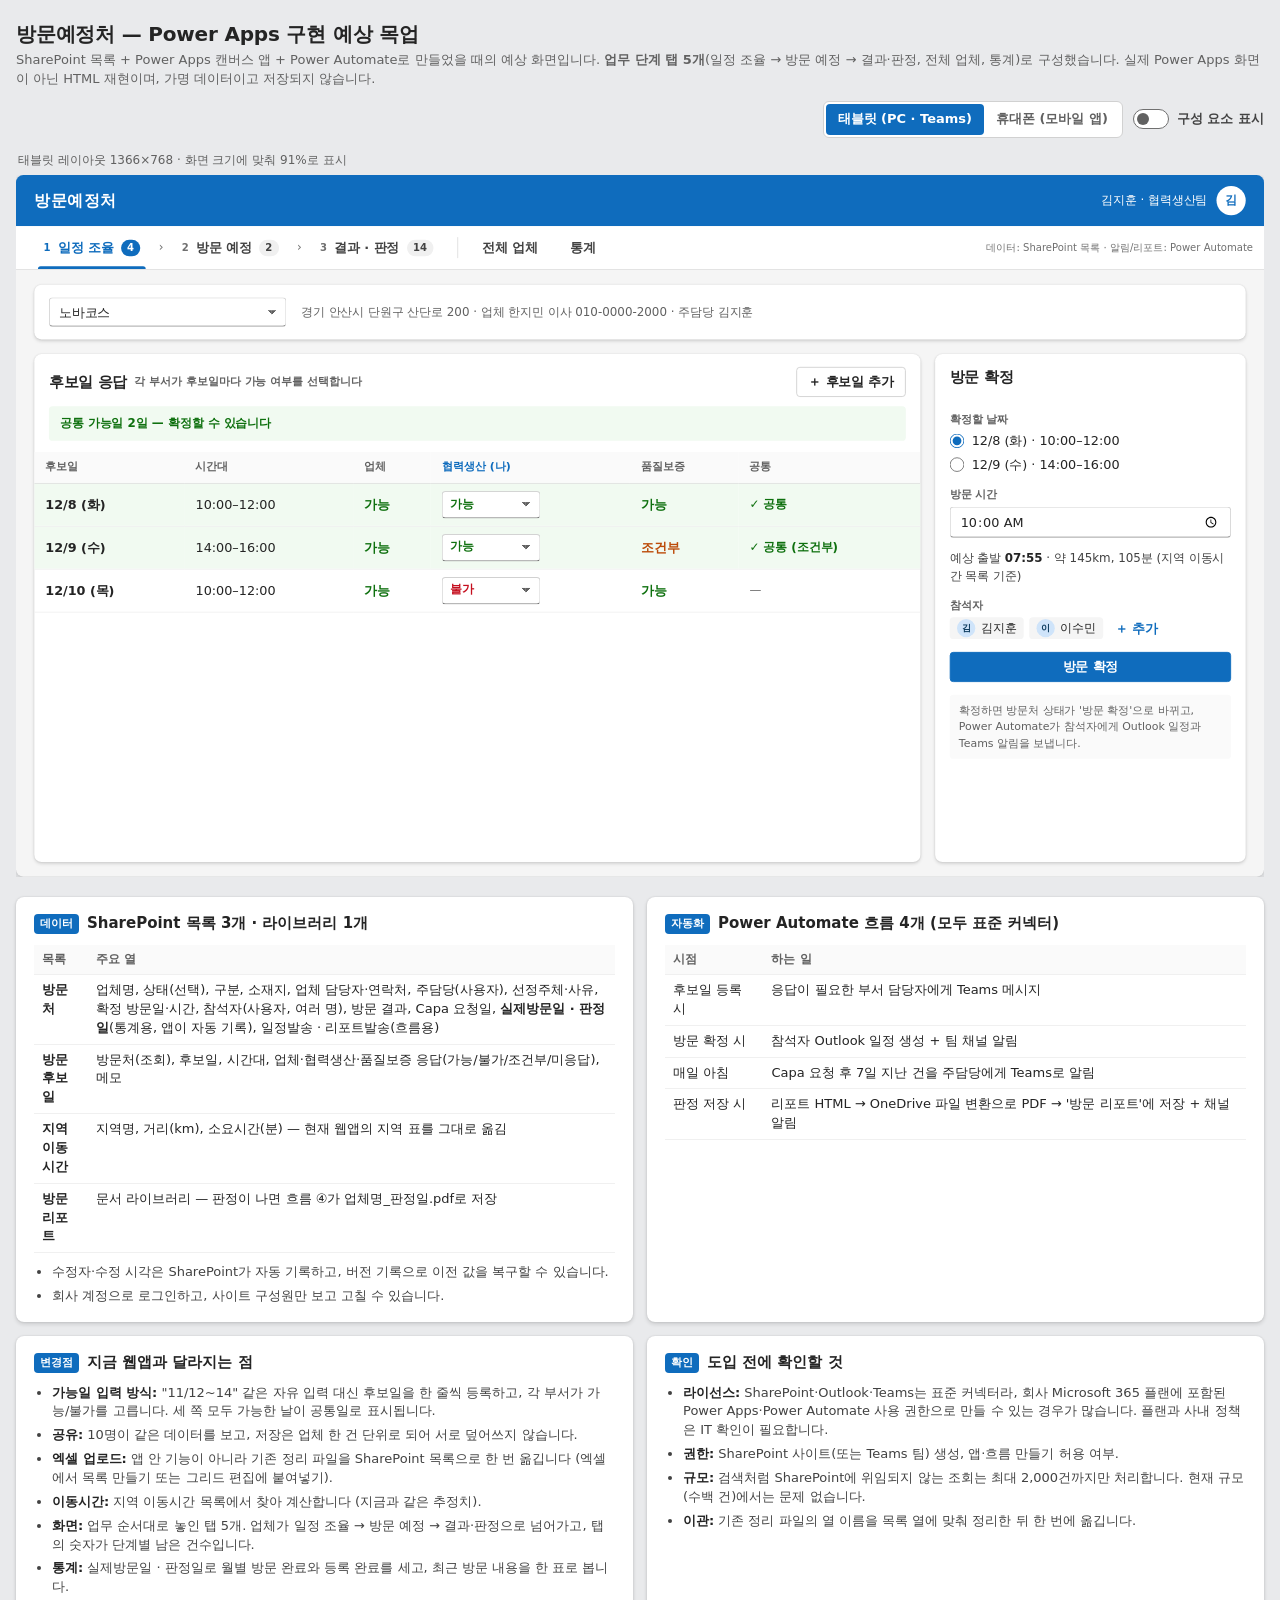
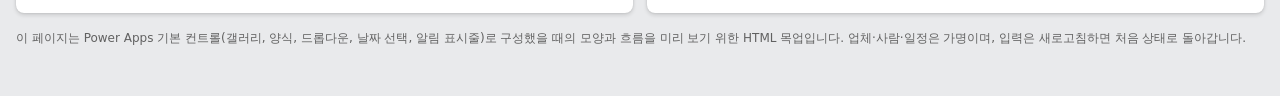
<file: powerapps-mockup.html>
<!DOCTYPE html>
<html lang="ko">
<head>
<meta charset="UTF-8">
<meta name="viewport" content="width=device-width, initial-scale=1, viewport-fit=cover">
<meta name="color-scheme" content="light">
<link rel="icon" href="data:,">
<title>방문예정처 — Power Apps 구현 예상 목업</title>
<style>
/* Fluent 2 계열 토큰 (Power Apps 최신 컨트롤 기본 테마와 유사한 값) */
:root{
  --brand:#0F6CBD; --brand-h:#115EA3; --brand-p:#0C3B5E; --brand-bg:#EBF3FC; --brand-bg2:#CFE4FA;
  --bg1:#FFFFFF; --bg2:#FAFAFA; --bg3:#F5F5F5; --bg4:#F0F0F0; --page:#E9EAEC;
  --fg1:#242424; --fg2:#424242; --fg3:#616161; --fg4:#707070;
  --st1:#D1D1D1; --st2:#E0E0E0; --st3:#F0F0F0;
  --ok:#0E700E; --ok-bg:#F1FAF1; --warn:#BC4B09; --warn-bg:#FFF9F5; --bad:#C50F1F; --bad-bg:#FDF3F4; --pur:#5C2E91; --pur-bg:#F7F4FB;
  --sh4:0 0 2px rgba(0,0,0,.12),0 2px 4px rgba(0,0,0,.14);
  --sh16:0 0 2px rgba(0,0,0,.12),0 8px 16px rgba(0,0,0,.14);
  --font:"Segoe UI","Malgun Gothic","Apple SD Gothic Neo",-apple-system,system-ui,sans-serif;
  --anno:#8A3FFC;
}
*{box-sizing:border-box;margin:0;padding:0}
body{background:var(--page);color:var(--fg1);font-family:var(--font);font-size:14px;line-height:1.45;-webkit-font-smoothing:antialiased}
button,input,select,textarea{font:inherit;color:inherit}
button{cursor:pointer}
[hidden]{display:none!important}

/* ---------- 페이지(목업 바깥) ---------- */
.page{max-width:1400px;margin:0 auto;padding:20px 16px 48px}
.intro{display:flex;flex-wrap:wrap;align-items:flex-end;gap:12px 20px;margin-bottom:14px}
.intro h1{font-size:20px;font-weight:700;letter-spacing:-.01em}
.intro p{font-size:13px;color:var(--fg3);margin-top:2px}
.ctrls{margin-left:auto;display:flex;align-items:center;gap:10px;flex-wrap:wrap}
.seg{display:inline-flex;background:var(--bg1);border:1px solid var(--st1);border-radius:6px;padding:2px}
.seg button{border:0;background:none;padding:6px 12px;border-radius:4px;font-size:13px;font-weight:600;color:var(--fg3)}
.seg button[aria-pressed="true"]{background:var(--brand);color:#fff}
.sw{display:inline-flex;align-items:center;gap:8px;font-size:13px;font-weight:600;color:var(--fg2);cursor:pointer;user-select:none}
.sw input{appearance:none;width:36px;height:20px;border-radius:10px;border:1px solid var(--fg4);background:var(--bg1);position:relative;cursor:pointer}
.sw input::after{content:"";position:absolute;top:3px;left:3px;width:12px;height:12px;border-radius:50%;background:var(--fg3);transition:.15s}
.sw input:checked{background:var(--anno);border-color:var(--anno)}
.sw input:checked::after{left:19px;background:#fff}
.frame-cap{font-size:12px;color:var(--fg3);margin:0 0 6px 2px}
.wrap{position:relative;width:100%;overflow:hidden}
.stage{position:absolute;top:0;left:0;transform-origin:0 0;background:var(--bg3);box-shadow:var(--sh16);border-radius:8px;overflow:hidden}
.stage.tablet{width:1366px;height:768px}
.stage.phone{width:410px;height:864px;border-radius:28px;border:10px solid #1f1f1f}

/* ---------- 앱 공통 (Power Apps 컨트롤 모양) ---------- */
.app{position:absolute;inset:0;display:flex;flex-direction:column}
.hdr{height:56px;flex:none;background:var(--brand);color:#fff;display:flex;align-items:center;gap:12px;padding:0 20px}
.hdr h2{font-size:18px;font-weight:600}
.hdr .who{margin-left:auto;display:flex;align-items:center;gap:10px;font-size:13px}
.av{width:32px;height:32px;border-radius:50%;background:#fff;color:var(--brand);font-weight:700;font-size:13px;display:flex;align-items:center;justify-content:center}
.notify{position:absolute;left:0;right:0;top:56px;z-index:30;background:var(--ok);color:#fff;font-size:14px;font-weight:600;padding:10px 20px;display:flex;align-items:center;gap:10px;opacity:0;visibility:hidden;transform:translateY(-8px);transition:opacity .18s,transform .18s,visibility .18s}
.notify.on{opacity:1;visibility:visible;transform:none}
.notify.info{background:var(--brand)}
.card{background:var(--bg1);border-radius:8px;box-shadow:var(--sh4)}
.lbl{font-size:12px;color:var(--fg3);font-weight:600}
.h3{font-size:16px;font-weight:600}
.btn{border:1px solid var(--st1);background:var(--bg1);color:var(--fg1);border-radius:4px;padding:5px 12px;font-size:14px;font-weight:600;min-height:32px;white-space:nowrap}
.btn:hover{background:var(--bg3)}
.btn.pri{background:var(--brand);border-color:var(--brand);color:#fff}
.btn.pri:hover{background:var(--brand-h)}
.btn.pri:disabled{background:var(--bg4);border-color:var(--st2);color:#BDBDBD;cursor:default}
.btn.sub{border-color:transparent;background:none;color:var(--brand)}
.btn.sub:hover{background:var(--brand-bg)}
.inp,.dd{border:1px solid var(--st1);border-bottom-color:var(--fg4);border-radius:4px;background:var(--bg1);padding:5px 10px;min-height:32px;font-size:14px;width:100%}
.inp:focus,.dd:focus{outline:none;border-bottom:2px solid var(--brand);padding-bottom:4px}
textarea.inp{resize:none;line-height:1.45}
.dd{appearance:none;-webkit-appearance:none;padding-right:28px;background-image:linear-gradient(45deg,transparent 50%,var(--fg3) 50%),linear-gradient(135deg,var(--fg3) 50%,transparent 50%);background-position:calc(100% - 15px) 50%,calc(100% - 10px) 50%;background-size:5px 5px;background-repeat:no-repeat;cursor:pointer}
.bdg{display:inline-flex;align-items:center;font-size:12px;font-weight:600;padding:1px 8px;border-radius:999px;border:1px solid currentColor;white-space:nowrap;line-height:18px}
.chip{display:inline-flex;align-items:center;gap:6px;background:var(--bg3);border-radius:4px;padding:2px 8px;font-size:13px}
.chip .av{width:20px;height:20px;font-size:10px;background:var(--brand-bg2);color:var(--brand-p)}
.gal{overflow:auto}
.gi{display:flex;align-items:center;gap:12px;padding:12px 16px;border-bottom:1px solid var(--st3);cursor:pointer;position:relative;background:var(--bg1)}
.gi:hover{background:var(--bg2)}
.gi.sel{background:var(--brand-bg)}
.gi.sel::before{content:"";position:absolute;left:0;top:0;bottom:0;width:4px;background:var(--brand)}
.gi .t{font-size:14px;font-weight:600}
.gi .s{font-size:12px;color:var(--fg3);white-space:nowrap;overflow:hidden;text-overflow:ellipsis}
.gi .tx{flex:1;min-width:0}
.gi .chev{color:var(--fg4);font-size:18px;line-height:1}
.ico{width:32px;height:32px;border-radius:50%;flex:none;display:flex;align-items:center;justify-content:center;font-size:15px}
.ico.l3{background:var(--bad-bg);color:var(--bad)} .ico.l2{background:var(--brand-bg);color:var(--brand)} .ico.l1{background:var(--bg3);color:var(--fg3)}
.fld{display:grid;gap:4px}
.fld .v{font-size:14px;color:var(--fg1);min-height:20px;white-space:pre-wrap}
.sect{font-size:13px;font-weight:700;color:var(--brand);padding-bottom:6px;border-bottom:1px solid var(--st2);margin:4px 0 12px}
.radio{display:flex;flex-direction:column;gap:6px}
.radio label{display:flex;align-items:center;gap:8px;font-size:14px;cursor:pointer}
.radio input{accent-color:var(--brand);width:16px;height:16px}
.empty{color:var(--fg3);font-size:13px;padding:24px;text-align:center}

/* ---------- 태블릿 레이아웃 ---------- */
.tb-body{flex:1;display:flex;flex-direction:column;min-height:0}
.tabs{height:48px;flex:none;background:var(--bg1);border-bottom:1px solid var(--st2);display:flex;align-items:stretch;padding:0 12px}
.tabs button{border:0;background:none;padding:0 18px;font-size:14px;font-weight:600;color:var(--fg2);position:relative;display:flex;align-items:center;gap:8px;white-space:nowrap}
.tabs button:hover{background:var(--bg2)}
.tabs button.on{color:var(--brand)}
.tabs button.on::after{content:"";position:absolute;left:12px;right:12px;bottom:0;height:3px;border-radius:3px 3px 0 0;background:var(--brand)}
.tabs .no{font-size:11px;font-weight:700;color:var(--fg4)}
.tabs button.on .no{color:var(--brand)}
.tabs .cnt{font-size:11px;font-weight:700;background:var(--bg4);color:var(--fg2);border-radius:9px;padding:0 7px;min-width:20px;text-align:center;line-height:18px}
.tabs button.on .cnt{background:var(--brand);color:#fff}
.tabs .arr{display:flex;align-items:center;color:var(--fg4);font-size:13px;padding:0 2px}
.tabs .div{width:1px;background:var(--st2);margin:12px 8px}
.tabs .foot{margin-left:auto;display:flex;align-items:center;font-size:11px;color:var(--fg4)}
.scr{flex:1;padding:16px 20px;min-width:0;min-height:0;display:none;gap:16px}
.scr.on{display:flex}
.ch{display:flex;align-items:center;gap:8px;padding:14px 16px 10px}
.ch .sp{flex:1}
.tiles{display:grid;grid-template-columns:repeat(4,1fr);gap:16px;flex:none}
.tile{padding:12px 16px;text-align:left;border:0;position:relative}
.tile .n{font-size:28px;font-weight:700;line-height:1.2;margin-top:2px;font-variant-numeric:tabular-nums}
.tile .n small{font-size:14px;font-weight:600;color:var(--fg3);margin-left:2px}
.tile .x{font-size:12px;color:var(--fg3)}
.tile .x b{font-weight:700}
.tile .x .up{color:var(--ok)} .tile .x .down{color:var(--bad)}
.tile .x.bad{color:var(--bad);font-weight:600}
/* 방문 예정 */
#t-plan{flex-direction:column}
.pl-main{flex:1;display:grid;grid-template-columns:1.15fr 1fr;gap:16px;min-height:0}
.pl-main .card{display:flex;flex-direction:column;min-height:0}
.dday{font-size:12px;font-weight:700;border-radius:4px;padding:2px 8px;background:var(--bg3);color:var(--fg2);white-space:nowrap}
.dday.near{background:var(--warn-bg);color:var(--warn)}
.dday.today{background:var(--brand);color:#fff}
.strip{display:grid;grid-template-columns:repeat(14,1fr);gap:6px;padding:0 16px 14px}
.dy{border:1px solid var(--st2);border-radius:4px;padding:5px 6px;min-height:62px;background:var(--bg1)}
.dy.we{background:var(--bg2)}
.dy.td{border:2px solid var(--brand);padding:4px 5px}
.dy .d{font-size:11px;color:var(--fg3);font-weight:600}
.dy .d b{font-size:14px;color:var(--fg1);margin-left:2px}
.dy.td .d b{color:var(--brand)}
.ev{display:block;width:100%;text-align:left;border:0;margin-top:3px;background:var(--brand-bg);border-left:3px solid var(--brand);border-radius:2px;padding:2px 4px;font-size:11px;font-weight:600;line-height:1.3;word-break:break-all;display:-webkit-box;-webkit-line-clamp:2;-webkit-box-orient:vertical;overflow:hidden}
.ev.done{background:var(--ok-bg);border-left-color:var(--ok)}
/* 통계 */
#t-stats{flex-direction:column;gap:12px}
.st-mid{display:grid;grid-template-columns:1.65fr 1fr;gap:12px;flex:none}
.st-mid .card{display:flex;flex-direction:column}
.legend{display:flex;gap:12px;font-size:12px;color:var(--fg2);align-items:center}
.legend span{display:inline-flex;align-items:center;gap:5px}
.legend i{width:10px;height:10px;border-radius:3px;display:inline-block}
.chart{position:relative;padding:0 12px 8px}
.chart svg{display:block;width:100%;height:auto;overflow:visible}
.chart text{font-family:var(--font);fill:var(--fg3);font-size:11px}
.chart text.val{fill:var(--fg1);font-weight:700}
.ctip{position:absolute;pointer-events:none;background:var(--bg1);border:1px solid var(--st1);border-radius:6px;box-shadow:var(--sh16);padding:8px 10px;font-size:12px;min-width:150px;opacity:0;transition:opacity .12s;z-index:5;top:0}
.ctip.on{opacity:1}
.ctip b{display:block;margin-bottom:4px;font-size:13px}
.ctip div{display:flex;align-items:center;gap:6px;color:var(--fg2)}
.ctip div span{margin-left:auto;font-weight:700;color:var(--fg1)}
.ctip i{width:8px;height:8px;border-radius:2px;display:inline-block}
.stg{display:grid;gap:9px;padding:2px 16px 14px}
.stg .sr{display:grid;grid-template-columns:104px 1fr 34px;gap:10px;align-items:center;font-size:13px}
.stg .sr .bar{height:14px;border-radius:0 3px 3px 0;background:var(--brand);min-width:2px}
.stg .sr .num{text-align:right;font-weight:700;font-variant-numeric:tabular-nums}
.stg-tot{font-size:12px;color:var(--fg3);padding:0 16px 12px}
.recent{flex:1;display:flex;flex-direction:column;min-height:0}
.rtbl{width:100%;border-collapse:collapse;table-layout:fixed}
.rtbl th{font-size:12px;font-weight:600;color:var(--fg3);text-align:left;padding:6px 12px;border-bottom:1px solid var(--st2);background:var(--bg2);position:sticky;top:0;z-index:1}
.rtbl td{padding:7px 12px;border-bottom:1px solid var(--st3);font-size:13px;white-space:nowrap;overflow:hidden;text-overflow:ellipsis}
.rtbl tr{cursor:pointer}
.rtbl tbody tr:hover td{background:var(--bg2)}
.rtbl .res{color:var(--fg2)}
.greet{display:flex;align-items:baseline;gap:10px}
/* 목록 · 결과 (목록 + 상세 템플릿) */
.lp{width:380px;flex:none;display:flex;flex-direction:column;min-height:0}
.lp-h{padding:14px 16px;display:grid;gap:8px;border-bottom:1px solid var(--st2)}
.lp-h .row{display:flex;gap:8px}
.lp .gal{flex:1}
.rp{flex:1;display:flex;flex-direction:column;min-height:0;min-width:0}
.rp-h{display:flex;align-items:center;gap:10px;padding:16px 20px;border-bottom:1px solid var(--st2)}
.rp-h h3{font-size:20px;font-weight:600}
.rp-h .sp{flex:1}
.rp-b{flex:1;overflow:auto;padding:16px 20px}
.g2{display:grid;grid-template-columns:1fr 1fr;gap:14px 24px}
.g3{display:grid;grid-template-columns:repeat(3,1fr);gap:14px 24px}
.span2{grid-column:span 2}
.rp-f{display:flex;gap:8px;justify-content:flex-end;padding:12px 20px;border-top:1px solid var(--st2)}
/* 일정 조율 */
#t-coord{flex-direction:column}
.co-top{display:flex;align-items:center;gap:16px;padding:14px 16px}
.co-top .dd{width:260px}
.co-top .meta{font-size:13px;color:var(--fg3)}
.co-main{flex:1;display:grid;grid-template-columns:1fr 340px;gap:16px;min-height:0}
.co-main .card{display:flex;flex-direction:column;min-height:0}
.ctbl{width:100%;border-collapse:collapse}
.ctbl th{font-size:12px;font-weight:600;color:var(--fg3);text-align:left;padding:8px 12px;border-bottom:1px solid var(--st2);background:var(--bg2);position:sticky;top:0}
.ctbl th.me{color:var(--brand)}
.ctbl td{padding:8px 12px;border-bottom:1px solid var(--st3);font-size:14px;vertical-align:middle}
.ctbl tr.cm td{background:var(--ok-bg)}
.ctbl .dd{min-height:30px;padding:3px 26px 3px 8px;font-size:13px;width:108px}
.r-가능{color:var(--ok);font-weight:600} .r-불가{color:var(--bad);font-weight:600} .r-조건부{color:var(--warn);font-weight:600} .r-미응답{color:var(--fg4)}
.cmk{font-size:13px;font-weight:700;color:var(--ok)}
.cmk.no{color:var(--fg4);font-weight:400}
.banner{margin:0 16px 12px;padding:10px 12px;border-radius:4px;font-size:13px;font-weight:600;display:flex;gap:8px;align-items:center}
.banner.ok{background:var(--ok-bg);color:var(--ok)} .banner.warn{background:var(--warn-bg);color:var(--warn)} .banner.bad{background:var(--bad-bg);color:var(--bad)} .banner.info{background:var(--brand-bg);color:var(--brand)}
.cf{padding:16px;display:grid;gap:14px;overflow:auto}
.cf .note{font-size:12px;color:var(--fg3);background:var(--bg2);border-radius:4px;padding:8px 10px;line-height:1.5}
.chips{display:flex;flex-wrap:wrap;gap:6px}
.trip{font-size:13px;color:var(--fg2)}
.trip b{color:var(--fg1)}

/* ---------- 휴대폰 레이아웃 ---------- */
.ph .hdr{padding:0 16px}
.ph .hdr h2{font-size:17px}
.ph .back{border:0;background:none;color:#fff;font-size:22px;width:28px;line-height:1}
.ph-body{flex:1;overflow:auto;padding:16px;display:flex;flex-direction:column;gap:14px;background:var(--bg3)}
.ph-body.flush{padding:0;gap:0}
.ph-tiles{display:grid;grid-template-columns:1fr 1fr;gap:10px}
.ph-tiles .tile{padding:12px}
.ph-tiles .tile .n{font-size:24px}
.tabbar{height:64px;flex:none;background:var(--bg1);border-top:1px solid var(--st2);display:flex}
.tabbar button{flex:1;border:0;background:none;display:flex;flex-direction:column;align-items:center;justify-content:center;gap:2px;font-size:11px;font-weight:600;color:var(--fg3)}
.tabbar button.on{color:var(--brand)}
.tabbar svg{width:22px;height:22px}
.ph-search{padding:12px 16px;background:var(--bg1);border-bottom:1px solid var(--st2)}
.resp{display:flex;gap:6px}
.resp button{flex:1;border:1px solid var(--st1);background:var(--bg1);border-radius:4px;padding:6px 0;font-size:13px;font-weight:600;color:var(--fg2)}
.resp button[aria-pressed="true"].가능{background:var(--ok);border-color:var(--ok);color:#fff}
.resp button[aria-pressed="true"].불가{background:var(--bad);border-color:var(--bad);color:#fff}
.resp button[aria-pressed="true"].조건부{background:var(--warn);border-color:var(--warn);color:#fff}
.pc{padding:14px}
.pc+.pc{margin-top:0}
.cand-row{padding:10px 0;border-top:1px solid var(--st3);display:grid;gap:8px}
.cand-row:first-of-type{border-top:0}
.cand-row .top{display:flex;justify-content:space-between;font-size:14px;font-weight:600}
.cand-row .oth{font-size:12px;color:var(--fg3)}

/* ---------- 구성 요소 표시 (주석) ---------- */
.annot [data-ctl]{outline:1.5px dashed var(--anno);outline-offset:-1px;position:relative}
.annot [data-ctl]::after{content:attr(data-ctl);position:absolute;top:2px;right:2px;z-index:40;background:var(--anno);color:#fff;font-size:10px;font-weight:600;line-height:1;padding:3px 5px;border-radius:3px;white-space:nowrap;pointer-events:none;font-family:var(--font)}

/* ---------- 구현 메모 ---------- */
.memo{display:grid;grid-template-columns:repeat(2,1fr);gap:14px;margin-top:20px}
.memo .card{padding:16px 18px}
.memo h4{font-size:15px;font-weight:700;margin-bottom:10px;display:flex;align-items:center;gap:8px}
.memo h4 span{font-size:11px;font-weight:700;color:#fff;background:var(--brand);border-radius:4px;padding:2px 6px}
.memo table{width:100%;border-collapse:collapse;font-size:13px}
.memo th,.memo td{text-align:left;padding:6px 8px;border-bottom:1px solid var(--st3);vertical-align:top}
.memo th{font-size:12px;color:var(--fg3);font-weight:600;background:var(--bg2)}
.memo ul{padding-left:18px;font-size:13px;color:var(--fg2);display:grid;gap:5px}
.memo b{color:var(--fg1)}
.disc{font-size:12px;color:var(--fg3);margin-top:16px;line-height:1.6}
@media (max-width:900px){.memo{grid-template-columns:1fr}.intro h1{font-size:18px}}
</style>
</head>
<body>
<div class="page">
  <div class="intro">
    <div>
      <h1>방문예정처 — Power Apps 구현 예상 목업</h1>
      <p>SharePoint 목록 + Power Apps 캔버스 앱 + Power Automate로 만들었을 때의 예상 화면입니다. <b>업무 단계 탭 5개</b>(일정 조율 → 방문 예정 → 결과·판정, 전체 업체, 통계)로 구성했습니다. 실제 Power Apps 화면이 아닌 HTML 재현이며, 가명 데이터이고 저장되지 않습니다.</p>
    </div>
    <div class="ctrls">
      <div class="seg" role="group" aria-label="레이아웃">
        <button type="button" data-layout="tablet" aria-pressed="true">태블릿 (PC · Teams)</button>
        <button type="button" data-layout="phone" aria-pressed="false">휴대폰 (모바일 앱)</button>
      </div>
      <label class="sw"><input type="checkbox" id="annot"> 구성 요소 표시</label>
    </div>
  </div>
  <p class="frame-cap" id="cap"></p>

  <div class="wrap" id="wrap">
    <!-- ===================== 태블릿 레이아웃 (1366×768) ===================== -->
    <div class="stage tablet" id="tablet">
      <div class="app">
        <div class="hdr" data-ctl="헤더 컨테이너">
          <h2>방문예정처</h2>
          <div class="who"><span>김지훈 · 협력생산팀</span><span class="av">김</span></div>
        </div>
        <div class="notify" id="t-notify"></div>
        <div class="tb-body">
          <div class="tabs" role="tablist" aria-label="업무 단계" data-ctl="단추 5개 · Navigate()">
            <button type="button" data-scr="coord" class="on"><span class="no">1</span>일정 조율<span class="cnt" id="n-coord"></span></button>
            <span class="arr" aria-hidden="true">›</span>
            <button type="button" data-scr="plan"><span class="no">2</span>방문 예정<span class="cnt" id="n-plan"></span></button>
            <span class="arr" aria-hidden="true">›</span>
            <button type="button" data-scr="result"><span class="no">3</span>결과 · 판정<span class="cnt" id="n-result"></span></button>
            <span class="div" aria-hidden="true"></span>
            <button type="button" data-scr="list">전체 업체</button>
            <button type="button" data-scr="stats">통계</button>
            <span class="foot">데이터: SharePoint 목록 · 알림/리포트: Power Automate</span>
          </div>

          <!-- 방문 예정 -->
          <section class="scr" id="t-plan">
            <div class="pl-main">
              <div class="card" data-ctl="갤러리 · Sort(Filter(방문 확정, 오늘 이후))">
                <div class="ch"><span class="h3">확정된 방문</span><span class="lbl">오늘 이후 · 가까운 순</span></div>
                <div class="gal" id="t-pgal" style="flex:1"></div>
              </div>
              <div class="card rp" id="t-pdetail" data-ctl="표시 양식 · 방문 준비 정보"></div>
            </div>
            <div class="card" data-ctl="가로 갤러리 (14일)" style="flex:none">
              <div class="ch"><span class="h3">방문 확정 일정</span><span class="lbl" id="t-range"></span><span class="sp"></span>
                <button class="btn sub" type="button" data-week="-1">‹ 이전</button><button class="btn sub" type="button" data-week="0">이번 주</button><button class="btn sub" type="button" data-week="1">다음 ›</button></div>
              <div class="strip" id="t-strip"></div>
            </div>
          </section>

          <!-- 통계 -->
          <section class="scr" id="t-stats">
            <div class="tiles" id="t-tiles"></div>
            <div class="st-mid">
              <div class="card" data-ctl="세로 막대형 차트 · colMonthly">
                <div class="ch"><span class="h3">월별 방문 완료 · 등록 완료</span><span class="lbl">최근 12개월</span><span class="sp"></span>
                  <span class="legend"><span><i style="background:#2a78d6"></i>방문 완료</span><span><i style="background:#eb6834"></i>등록 완료</span></span></div>
                <div class="chart" id="t-chart"><div class="ctip" id="t-ctip"></div></div>
              </div>
              <div class="card" data-ctl="빈 갤러리 · 단계별 CountRows()">
                <div class="ch"><span class="h3">단계별 업체 수</span><span class="lbl">지금</span></div>
                <div class="stg" id="t-stage"></div>
                <div class="stg-tot" id="t-stot"></div>
              </div>
            </div>
            <div class="card recent" data-ctl="갤러리 · FirstN(최근 방문, 20)">
              <div class="ch" style="padding-bottom:8px"><span class="h3">최근 방문 내용</span><span class="lbl">최근 20건 · 줄을 누르면 전체 업체에서 상세</span></div>
              <div class="gal" style="flex:1"><table class="rtbl"><colgroup><col style="width:120px"><col style="width:200px"><col style="width:170px"><col></colgroup>
                <thead><tr><th>방문일</th><th>업체</th><th>판정 · 상태</th><th>방문 결과</th></tr></thead><tbody id="t-recent"></tbody></table></div>
            </div>
          </section>

          <!-- 방문 목록 -->
          <section class="scr" id="t-list">
            <div class="card lp">
              <div class="lp-h">
                <div data-ctl="텍스트 입력 · Search()"><input class="inp" id="t-q" placeholder="업체명 · 지역 검색"></div>
                <div class="row">
                  <div style="flex:1" data-ctl="드롭다운 · 상태"><select class="dd" id="t-fst"></select></div>
                  <button class="btn pri" type="button" id="t-new" data-ctl="단추 · NewForm">＋ 새 방문처</button>
                </div>
              </div>
              <div class="gal" id="t-gal" data-ctl="갤러리 · 방문처 목록"></div>
            </div>
            <div class="card rp" id="t-detail" data-ctl="표시 양식 (SharePoint)"></div>
          </section>

          <!-- 일정 조율 -->
          <section class="scr on" id="t-coord">
            <div class="card co-top">
              <div data-ctl="드롭다운 · 조율 중 업체"><select class="dd" id="t-cosel"></select></div>
              <span class="meta" id="t-cometa"></span>
            </div>
            <div class="co-main">
              <div class="card" data-ctl="갤러리 · 방문후보일 목록">
                <div class="ch"><span class="h3">후보일 응답</span><span class="lbl">각 부서가 후보일마다 가능 여부를 선택합니다</span><span class="sp"></span>
                  <button class="btn" type="button" id="t-addc" data-ctl="단추 · Patch(후보일)">＋ 후보일 추가</button></div>
                <div id="t-banner"></div>
                <div class="gal" style="flex:1"><table class="ctbl"><thead><tr><th>후보일</th><th>시간대</th><th>업체</th><th class="me">협력생산 (나)</th><th>품질보증</th><th>공통</th></tr></thead><tbody id="t-cands"></tbody></table></div>
              </div>
              <div class="card" id="t-confirm" data-ctl="편집 양식 · 확정"></div>
            </div>
          </section>

          <!-- 방문 결과 -->
          <section class="scr" id="t-result">
            <div class="card lp">
              <div class="lp-h"><span class="h3">결과 · 판정 대상</span><span class="lbl">방문일이 지났거나 판정·Capa 회신이 남은 건</span></div>
              <div class="gal" id="t-rgal" data-ctl="갤러리 · Filter(결과 대상)"></div>
            </div>
            <div class="card rp" id="t-rform" data-ctl="편집 양식 · SubmitForm()"></div>
          </section>
        </div>
      </div>
    </div>

    <!-- ===================== 휴대폰 레이아웃 (390×844) ===================== -->
    <div class="stage phone" id="phone" hidden>
      <div class="app ph">
        <div class="hdr" data-ctl="헤더"><button class="back" type="button" id="p-back" hidden aria-label="뒤로">‹</button><h2 id="p-title">방문예정처</h2><div class="who"><span class="av">김</span></div></div>
        <div class="notify" id="p-notify"></div>
        <div class="ph-body" id="p-home"></div>
        <div class="ph-body flush" id="p-list" hidden>
          <div class="ph-search" data-ctl="텍스트 입력"><input class="inp" id="p-q" placeholder="업체명 · 지역 검색"></div>
          <div class="gal" id="p-gal" data-ctl="갤러리"></div>
        </div>
        <div class="ph-body" id="p-detail" hidden></div>
        <div class="tabbar" data-ctl="탐색 단추 모음">
          <button type="button" data-ptab="home" class="on"><svg viewBox="0 0 24 24" fill="none" stroke="currentColor" stroke-width="1.8"><path d="M3 11l9-7 9 7v9a1 1 0 0 1-1 1h-5v-6H9v6H4a1 1 0 0 1-1-1z"/></svg>홈</button>
          <button type="button" data-ptab="list"><svg viewBox="0 0 24 24" fill="none" stroke="currentColor" stroke-width="1.8"><path d="M8 6h13M8 12h13M8 18h13M3.5 6h.01M3.5 12h.01M3.5 18h.01"/></svg>방문 목록</button>
        </div>
      </div>
    </div>
  </div>

  <!-- ===================== 구현 메모 ===================== -->
  <div class="memo">
    <div class="card">
      <h4><span>데이터</span>SharePoint 목록 3개 · 라이브러리 1개</h4>
      <table>
        <thead><tr><th>목록</th><th>주요 열</th></tr></thead>
        <tbody>
          <tr><td><b>방문처</b></td><td>업체명, 상태(선택), 구분, 소재지, 업체 담당자·연락처, 주담당(사용자), 선정주체·사유, 확정 방문일·시간, 참석자(사용자, 여러 명), 방문 결과, Capa 요청일, <b>실제방문일 · 판정일</b>(통계용, 앱이 자동 기록), 일정발송 · 리포트발송(흐름용)</td></tr>
          <tr><td><b>방문후보일</b></td><td>방문처(조회), 후보일, 시간대, 업체·협력생산·품질보증 응답(가능/불가/조건부/미응답), 메모</td></tr>
          <tr><td><b>지역 이동시간</b></td><td>지역명, 거리(km), 소요시간(분) — 현재 웹앱의 지역 표를 그대로 옮김</td></tr>
          <tr><td><b>방문 리포트</b></td><td>문서 라이브러리 — 판정이 나면 흐름 ④가 업체명_판정일.pdf로 저장</td></tr>
        </tbody>
      </table>
      <ul style="margin-top:10px">
        <li>수정자·수정 시각은 SharePoint가 자동 기록하고, 버전 기록으로 이전 값을 복구할 수 있습니다.</li>
        <li>회사 계정으로 로그인하고, 사이트 구성원만 보고 고칠 수 있습니다.</li>
      </ul>
    </div>
    <div class="card">
      <h4><span>자동화</span>Power Automate 흐름 4개 (모두 표준 커넥터)</h4>
      <table>
        <thead><tr><th>시점</th><th>하는 일</th></tr></thead>
        <tbody>
          <tr><td>후보일 등록 시</td><td>응답이 필요한 부서 담당자에게 Teams 메시지</td></tr>
          <tr><td>방문 확정 시</td><td>참석자 Outlook 일정 생성 + 팀 채널 알림</td></tr>
          <tr><td>매일 아침</td><td>Capa 요청 후 7일 지난 건을 주담당에게 Teams로 알림</td></tr>
          <tr><td>판정 저장 시</td><td>리포트 HTML → OneDrive 파일 변환으로 PDF → '방문 리포트'에 저장 + 채널 알림</td></tr>
        </tbody>
      </table>
    </div>
    <div class="card">
      <h4><span>변경점</span>지금 웹앱과 달라지는 점</h4>
      <ul>
        <li><b>가능일 입력 방식:</b> "11/12~14" 같은 자유 입력 대신 후보일을 한 줄씩 등록하고, 각 부서가 가능/불가를 고릅니다. 세 쪽 모두 가능한 날이 공통일로 표시됩니다.</li>
        <li><b>공유:</b> 10명이 같은 데이터를 보고, 저장은 업체 한 건 단위로 되어 서로 덮어쓰지 않습니다.</li>
        <li><b>엑셀 업로드:</b> 앱 안 기능이 아니라 기존 정리 파일을 SharePoint 목록으로 한 번 옮깁니다 (엑셀에서 목록 만들기 또는 그리드 편집에 붙여넣기).</li>
        <li><b>이동시간:</b> 지역 이동시간 목록에서 찾아 계산합니다 (지금과 같은 추정치).</li>
        <li><b>화면:</b> 업무 순서대로 놓인 탭 5개. 업체가 일정 조율 → 방문 예정 → 결과·판정으로 넘어가고, 탭의 숫자가 단계별 남은 건수입니다.</li>
        <li><b>통계:</b> 실제방문일 · 판정일로 월별 방문 완료와 등록 완료를 세고, 최근 방문 내용을 한 표로 봅니다.</li>
      </ul>
    </div>
    <div class="card">
      <h4><span>확인</span>도입 전에 확인할 것</h4>
      <ul>
        <li><b>라이선스:</b> SharePoint·Outlook·Teams는 표준 커넥터라, 회사 Microsoft 365 플랜에 포함된 Power Apps·Power Automate 사용 권한으로 만들 수 있는 경우가 많습니다. 플랜과 사내 정책은 IT 확인이 필요합니다.</li>
        <li><b>권한:</b> SharePoint 사이트(또는 Teams 팀) 생성, 앱·흐름 만들기 허용 여부.</li>
        <li><b>규모:</b> 검색처럼 SharePoint에 위임되지 않는 조회는 최대 2,000건까지만 처리합니다. 현재 규모(수백 건)에서는 문제 없습니다.</li>
        <li><b>이관:</b> 기존 정리 파일의 열 이름을 목록 열에 맞춰 정리한 뒤 한 번에 옮깁니다.</li>
      </ul>
    </div>
  </div>
  <p class="disc">이 페이지는 Power Apps 기본 컨트롤(갤러리, 양식, 드롭다운, 날짜 선택, 알림 표시줄)로 구성했을 때의 모양과 흐름을 미리 보기 위한 HTML 목업입니다. 업체·사람·일정은 가명이며, 입력은 새로고침하면 처음 상태로 돌아갑니다.</p>
</div>

<script>
/* ================= 기본 ================= */
const $=s=>document.querySelector(s), $$=s=>Array.from(document.querySelectorAll(s));
function esc(s){return String(s==null?"":s).replace(/[&<>"']/g,c=>({"&":"&amp;","<":"&lt;",">":"&gt;",'"':"&quot;","'":"&#39;"}[c]));}
const TODAY=new Date(); TODAY.setHours(0,0,0,0);
function isoLocal(d){return d.getFullYear()+"-"+String(d.getMonth()+1).padStart(2,"0")+"-"+String(d.getDate()).padStart(2,"0");}
const T0=isoLocal(TODAY);
function addDays(n){const d=new Date(TODAY);d.setDate(d.getDate()+n);return d;}
function D(n){return isoLocal(addDays(n));}
function wd(n){const s=n>=0?1:-1;let d=addDays(n);while(d.getDay()===0||d.getDay()===6){n+=s;d=addDays(n);}return n;}
const WD=["일","월","화","수","목","금","토"];
function fd(iso){if(!iso)return "—";const d=new Date(iso+"T00:00:00");return (d.getMonth()+1)+"/"+d.getDate()+" ("+WD[d.getDay()]+")";}
function daysUntil(iso){return Math.round((new Date(iso+"T00:00:00")-TODAY)/864e5);}
function since(iso){return iso?Math.floor((TODAY-new Date(iso+"T00:00:00"))/864e5):null;}
function weekMonday(d){const x=new Date(d);x.setDate(x.getDate()-((x.getDay()+6)%7));return x;}

/* ================= 상태 · 이동시간 ================= */
const ST={nego:["일정 조율 중","#0F6CBD"],plan:["방문 확정","#5C2E91"],done:["방문 완료","#0E700E"],wait:["Capa 회신 대기","#BC4B09"],
  reg:["등록 완료","#616161"],ng:["등록 불가","#C50F1F"],cxl:["방문 취소","#707070"],hold:["보류","#707070"]};
const badge=st=>`<span class="bdg" style="color:${ST[st][1]}">${ST[st][0]}</span>`;
const CITY=[["안산",145,105],["수원",105,80],["화성",110,85],["청주",30,32],["음성",55,48],["천안",30,32],["아산",35,35],["대전",45,40],
 ["구미",145,112],["김해",260,185],["익산",95,78],["부산",280,195],["춘천",160,120],["세종",12,18]];
const PROV=[["경기",120,90],["충북",50,45],["충남",45,42],["경북",160,120],["경남",250,180],["전북",110,85],["강원",150,115]];
function trip(addr,hhmm){
  const a=String(addr||""); let t=null;
  for(const c of CITY)if(a.indexOf(c[0])>=0){t=c;break;}
  if(!t)for(const p of PROV)if(a.indexOf(p[0])>=0){t=p;break;}
  if(!t||!hhmm)return null;
  const [h,m]=hhmm.split(":").map(Number); let mm=h*60+m-t[2]-20; if(mm<0)mm+=1440;
  return {km:t[1],min:t[2],out:String(Math.floor(mm/60)).padStart(2,"0")+":"+String(mm%60).padStart(2,"0")};
}

/* ================= 가명 데이터 (SharePoint 목록을 흉내낸 메모리 데이터) ================= */
const ME="김지훈";
const A=((8-TODAY.getDay())%7)||7, B=A+7, SOON=wd(TODAY.getDay()===4?1:2);
const C=(n,slot,v,c,q)=>({d:D(n),slot:slot,v:v,c:c,q:q});
let VISITS=[
  {co:"노바코스",st:"nego",kind:"OEM",addr:"경기 안산시 단원구 산단로 200",mgr:"한지민 이사",tel:"010-0000-2000",owner:"김지훈",picker:"협력생산팀",reason:"2차 벤더 확보",product:"앰플 신규",
   cands:[C(A+1,"10:00–12:00","가능","가능","가능"),C(A+2,"14:00–16:00","가능","가능","조건부"),C(A+3,"10:00–12:00","가능","불가","가능")]},
  {co:"그린셀랩",st:"nego",kind:"ODM",addr:"충북 청주시 흥덕구 오송읍",mgr:"오세훈 팀장",tel:"010-0000-2001",owner:"김지훈",picker:"협력생산팀",reason:"기존 벤더 납기 지연",product:"세럼 신규",
   cands:[C(A,"10:00–12:00","가능","가능","불가"),C(A+1,"14:00–16:00","가능","불가","가능")]},
  {co:"블루오션코스메틱",st:"nego",kind:"OEM/ODM",addr:"대전 대덕구 대덕대로 1600",mgr:"정예린 팀장",tel:"010-0000-2002",owner:"박도윤",picker:"품질보증팀",reason:"2차 벤더 확보",product:"크림 리뉴얼",
   cands:[C(A+2,"10:00–12:00","미응답","가능","가능"),C(A+3,"14:00–16:00","미응답","가능","가능")]},
  {co:"한결바이오",st:"nego",kind:"ODM",addr:"충남 아산시 둔포면",mgr:"윤도현 팀장",tel:"010-0000-2003",owner:"박도윤",picker:"협력생산팀",reason:"신규 카테고리 진입",product:"클렌징 신규",
   cands:[C(B,"10:00–12:00","가능","미응답","가능"),C(B+1,"14:00–16:00","가능","미응답","가능")]},
  {co:"유니크팩토리",st:"plan",kind:"OEM",addr:"경기 화성시 향남읍",mgr:"강민서 이사",tel:"010-0000-2004",owner:"김지훈",picker:"협력생산팀",reason:"2차 벤더 확보",product:"스틱 파운데이션",fix:D(SOON),time:"10:30",att:["김지훈","이수민"]},
  {co:"나린코스",st:"plan",kind:"OEM",addr:"경북 구미시 산동읍",mgr:"신지우 팀장",tel:"010-0000-1003",owner:"박도윤",picker:"협력생산팀",reason:"2차 벤더 확보",product:"마스크팩 신규",fix:D(A+3),time:"13:00",att:["박도윤","정하늘"]},
  {co:"라온코스메틱",st:"plan",kind:"ODM",addr:"경남 김해시 주촌면",mgr:"문하은 팀장",tel:"010-0000-1004",owner:"김지훈",picker:"품질보증팀",reason:"2차 벤더 확보",product:"마스크팩 신규",fix:D(wd(-2)),time:"09:00",att:["김지훈","이수민"]},
  {co:"미래코스텍",st:"done",kind:"OEM/ODM",addr:"전북 익산시 함열읍",mgr:"조하늘 팀장",tel:"010-0000-2005",owner:"김지훈",picker:"협력생산팀",reason:"2차 벤더 확보",product:"마스크팩 대량",fix:D(wd(-6)),time:"11:00",att:["김지훈","정하늘"]},
  {co:"라온랩",st:"done",kind:"OEM",addr:"충북 음성군 대소면",mgr:"신현우 팀장",tel:"010-0000-1000",owner:"박도윤",picker:"품질보증팀",reason:"2차 벤더 확보",product:"대용량 헤어",fix:D(wd(-12)),time:"14:00",att:["박도윤","이수민"],res:"설비 상태 양호, 소량 다품종 대응 우수"},
  {co:"세라젬코스",st:"wait",kind:"OEM",addr:"충북 음성군 금왕읍",mgr:"백승호 팀장",tel:"010-0000-2006",owner:"김지훈",picker:"품질보증팀",reason:"기존 벤더 납기 지연",product:"바디로션 신규",fix:D(wd(-16)),time:"14:00",att:["김지훈"],res:"설비 여유 확인 후 월 캐파 회신 요청",cq:D(wd(-10))},
  {co:"마루바이오",st:"wait",kind:"ODM",addr:"전북 익산시 왕궁면",mgr:"임도윤 팀장",tel:"010-0000-1001",owner:"박도윤",picker:"품질보증팀",reason:"2차 벤더 확보",product:"마스크팩 신규",fix:D(wd(-8)),time:"10:00",att:["박도윤","정하늘"],res:"인쇄 4도 대응 가능, 합지 라인 노후",cq:D(wd(-3))},
  {co:"대한뷰티팜",st:"reg",kind:"ODM",addr:"경남 김해시 진례면",mgr:"남주원 대표",tel:"010-0000-2007",owner:"김지훈",picker:"협력생산팀",reason:"2차 벤더 확보",product:"선스틱 신규",fix:D(wd(-40)),time:"09:00",att:["김지훈","이수민"],res:"품질시스템 우수, 정식 거래처 등록 완료"},
  {co:"정도코스메딕",st:"ng",kind:"OEM",addr:"부산 강서구 녹산산단",mgr:"문지호 팀장",tel:"010-0000-2008",owner:"박도윤",picker:"품질보증팀",reason:"2차 벤더 확보",product:"립 제품",fix:D(wd(-35)),time:"13:00",att:["박도윤"],res:"GMP 미비로 등록 불가"}
].map((v,i)=>Object.assign({id:"V"+String(i+1).padStart(2,"0"),fix:"",time:"",att:[],res:"",cq:"",vdone:"",judged:"",cands:[]},v));
/* 지난 방문 이력 (통계용 가명 데이터, 고정 난수) */
VISITS.forEach(v=>{if(["done","wait","reg","ng"].includes(v.st)){v.vdone=v.fix;}
  if(v.st==="reg"||v.st==="ng"){const d=new Date(v.fix+"T00:00:00");d.setDate(d.getDate()+12);v.judged=isoLocal(d)<T0?isoLocal(d):T0;}});
(function(){
  let seed=20261104; const rnd=()=>(seed=(seed*1103515245+12345)%2147483648)/2147483648, pick=a=>a[Math.floor(rnd()*a.length)];
  const PRE=["새론","다온","가람","누리","이든","온새","보람","햇살","초록","미르","하람","소담","예담","청아","라움","도담","해든","별빛","단비","솔빛","한울","느루","아라","윤슬"];
  const SUF=["코스","바이오","랩","팜","코스메틱","뷰티","케미칼","텍"];
  const ADDR=["경기 화성시 팔탄면","충북 청주시 오창읍","충북 음성군 대소면","충남 아산시 음봉면","대전 유성구 테크노로","경북 구미시 산동읍","경남 김해시 한림면","전북 익산시 함열읍","경기 안산시 단원구","충남 천안시 서북구","세종 전동면","충북 진천군 광혜원면"];
  const PROD=["앰플","세럼","크림","선크림","마스크팩","클렌징폼","립밤","샴푸","바디워시","토너"];
  const GOOD=["설비 상태 양호, 위생 관리 우수","생산 캐파 충분, 소량 다품종 대응 가능","GMP 인증 보유, 이력 관리 양호","납기 관리 체계 우수, 단가는 추가 협의","충진 라인 신규 도입, 품질 문서 정비 완료","원료 입고 검사와 시험실 운영이 체계적"];
  const BAD=["원료 입고 검사 체계 미흡","시험실 장비 부족, 외부 의뢰 비중 높음","포장 라인 노후, 개선 일정 불명확","품질 문서 관리 미비, 재방문 필요 없음 판단"];
  const MAN=["김지훈","박도윤"], used=new Set(VISITS.map(v=>v.co));
  const PLAN=[3,4,3,4,5,3,5,4,6,4,5,2];
  PLAN.forEach((n,i)=>{
    const m0=new Date(TODAY.getFullYear(),TODAY.getMonth()-11+i,1), dim=new Date(m0.getFullYear(),m0.getMonth()+1,0).getDate();
    for(let k=0;k<n;k++){
      let co; do{co=pick(PRE)+pick(SUF);}while(used.has(co)); used.add(co);
      const d=new Date(m0); d.setDate(1+Math.floor(rnd()*dim)); while(d.getDay()===0||d.getDay()===6)d.setDate(d.getDate()+1);
      if(d>=TODAY)d.setTime(addDays(wd(-1-k)).getTime());
      const vd=isoLocal(d), r=rnd(), recent=i>=11;
      let st=r<.52?"reg":r<.8?"ng":"done"; if(recent&&r>.6)st="wait";
      const jd=new Date(d); jd.setDate(jd.getDate()+6+Math.floor(rnd()*14));
      if((st==="reg"||st==="ng")&&isoLocal(jd)>=T0)st=rnd()<.5?"done":"wait";
      const judged=(st==="reg"||st==="ng")?isoLocal(jd):"";
      const owner=pick(MAN);
      VISITS.push({id:"H"+String(VISITS.length+1).padStart(3,"0"),co,st,kind:pick(["OEM","ODM","OEM/ODM"]),addr:pick(ADDR),mgr:"담당 팀장",tel:"010-0000-3"+String(VISITS.length).padStart(3,"0"),owner,
        picker:pick(["협력생산팀","품질보증팀"]),reason:pick(["2차 벤더 확보","기존 벤더 납기 지연","신규 카테고리 진입"]),product:pick(PROD)+" 신규",fix:vd,time:pick(["09:30","10:00","13:30","14:00"]),att:[owner],
        res:st==="ng"?pick(BAD):pick(GOOD),cq:st==="wait"?(vd>D(-3)?vd:isoLocal(new Date(d.getTime()+3*864e5))):"",vdone:vd,judged,cands:[]});
    }
  });
})();
const byId=id=>VISITS.find(v=>v.id===id);

/* ================= 판단 (Power Fx 수식으로 구현할 부분) ================= */
const OK=r=>r==="가능"||r==="조건부";
const isCommon=c=>OK(c.v)&&OK(c.c)&&OK(c.q);
const commons=v=>v.cands.filter(isCommon).sort((a,b)=>a.d.localeCompare(b.d));
const pending=v=>v.cands.some(c=>c.v==="미응답"||c.c==="미응답"||c.q==="미응답");
const needResult=v=>(v.st==="plan"&&v.fix&&v.fix<T0)||v.st==="done"||v.st==="wait";
const upcoming=v=>v.st==="plan"&&v.fix&&v.fix>=T0;
const inMonth=(iso,y,m)=>!!iso&&+iso.slice(0,4)===y&&+iso.slice(5,7)===m;
function coordInfo(v){
  const cm=commons(v);
  if(cm.length)return {k:"ok",t:"공통 가능일 "+cm.length+"일 — 확정할 수 있습니다"};
  if(pending(v)){const who=[];if(v.cands.some(c=>c.v==="미응답"))who.push("업체");if(v.cands.some(c=>c.c==="미응답"))who.push("협력생산");if(v.cands.some(c=>c.q==="미응답"))who.push("품질보증");
    return {k:"info",t:who.join("·")+" 응답 대기 중"};}
  if(!v.cands.length)return {k:"info",t:"후보일을 추가하세요"};
  return {k:"bad",t:"공통 가능일 없음 — 후보일을 다시 잡아야 합니다"};
}
function myTodos(){
  const out=[];
  VISITS.forEach(v=>{
    if(v.st==="nego"&&v.cands.some(c=>c.c==="미응답"))out.push({v,lv:2,t:"후보일 응답 (협력생산)",s:v.cands.filter(c=>c.c==="미응답").map(c=>fd(c.d)).join(", "),go:"coord",i:"✎"});
    if(v.owner!==ME)return;
    if(v.st==="nego"&&commons(v).length)out.push({v,lv:2,t:"방문일 확정",s:"공통 가능 "+commons(v).map(c=>fd(c.d)).join(", "),go:"coord",i:"✓"});
    else if(v.st==="nego"&&!pending(v)&&v.cands.length)out.push({v,lv:2,t:"후보일 다시 잡기",s:"세 쪽이 모두 가능한 날이 없습니다",go:"coord",i:"↻"});
    if(v.st==="plan"&&v.fix<T0)out.push({v,lv:3,t:"방문 결과 입력",s:"방문일 "+fd(v.fix)+" 지남",go:"result",i:"!"});
    if(v.st==="done"&&!v.res)out.push({v,lv:3,t:"방문 결과 입력",s:"방문 "+fd(v.fix),go:"result",i:"!"});
    if(v.st==="wait"&&since(v.cq)>=7)out.push({v,lv:3,t:"Capa 회신 확인",s:"요청 후 "+since(v.cq)+"일 경과",go:"result",i:"!"});
  });
  return out.sort((a,b)=>b.lv-a.lv);
}

/* ================= 태블릿: 화면 전환 ================= */
const SEL={list:"V01",coord:null,result:null,plan:null};
let week=weekMonday(TODAY);
function nav(scr,id){
  if(id)SEL[scr]=id;
  $$("#tablet .tabs [data-scr]").forEach(b=>b.classList.toggle("on",b.dataset.scr===scr));
  $$("#tablet .scr").forEach(s=>s.classList.toggle("on",s.id==="t-"+scr));
  renderTablet();
}
function notify(msg,kind,where){
  const n=$((where||"#t")+"-notify"); n.className="notify on"+(kind?" "+kind:""); n.textContent=msg;
  clearTimeout(notify._t); notify._t=setTimeout(()=>n.classList.remove("on"),3200);
}
function renderTablet(){
  $("#n-coord").textContent=VISITS.filter(v=>v.st==="nego").length;
  $("#n-plan").textContent=VISITS.filter(upcoming).length;
  $("#n-result").textContent=VISITS.filter(needResult).length;
  renderPlan(); renderList(); renderCoord(); renderResult(); renderStats();
}

/* ---- 방문 예정 ---- */
function renderPlan(){
  const ups=VISITS.filter(upcoming).sort((a,b)=>(a.fix+a.time).localeCompare(b.fix+b.time));
  if(!ups.some(v=>v.id===SEL.plan))SEL.plan=ups[0]?ups[0].id:null;
  $("#t-pgal").innerHTML=ups.length?ups.map(v=>{const t=trip(v.addr,v.time),n=daysUntil(v.fix);
    return `<div class="gi${v.id===SEL.plan?" sel":""}" data-pick="plan" data-id="${v.id}"><div class="tx"><div class="t">${esc(v.co)}</div><div class="s">${fd(v.fix)} ${esc(v.time)} · ${esc(v.addr.split(" ").slice(0,2).join(" "))}${t?" · <b>"+t.out+" 출발</b>":""}</div></div><span class="dday${n===0?" today":n<=3?" near":""}">${n===0?"D-day":"D-"+n}</span><span class="chev">›</span></div>`;}).join(""):`<p class="empty">확정된 방문이 없습니다. 일정 조율 탭에서 방문을 확정하세요.</p>`;
  const v=byId(SEL.plan), box=$("#t-pdetail");
  if(!v){box.innerHTML=`<p class="empty">방문을 선택하세요.</p>`;}
  else{const t=trip(v.addr,v.time);
    const F=(l,val,cls)=>`<div class="fld${cls?" "+cls:""}"><span class="lbl">${l}</span><span class="v">${val||'<span style="color:var(--fg4)">—</span>'}</span></div>`;
    box.innerHTML=`<div class="rp-h"><h3>${esc(v.co)}</h3>${badge(v.st)}<span class="sp"></span><button class="btn" type="button" data-go="list" data-id="${v.id}">상세 · 편집 →</button></div>
      <div class="rp-b"><div class="g2">
        ${F("방문 일시",fd(v.fix)+" "+esc(v.time))}${F("예상 출발",t?`<b>${t.out}</b> (약 ${t.km}km · ${t.min}분)`:"")}
        ${F("소재지",esc(v.addr),"span2")}
        ${F("업체 담당자",esc(v.mgr))}${F("연락처",esc(v.tel))}
        ${F("참석자",v.att.map(a=>`<span class="chip"><span class="av">${esc(a[0])}</span>${esc(a)}</span>`).join(" "))}${F("주담당",esc(v.owner))}
        ${F("의뢰 제품",esc(v.product))}${F("선정 사유",esc(v.reason))}
      </div></div>`;}
  const days=Array.from({length:14},(_,i)=>{const d=new Date(week);d.setDate(d.getDate()+i);return d;});
  $("#t-range").textContent=`${days[0].getMonth()+1}/${days[0].getDate()} – ${days[13].getMonth()+1}/${days[13].getDate()}`;
  $("#t-strip").innerHTML=days.map(d=>{const k=isoLocal(d),w=d.getDay();
    const ev=VISITS.filter(v=>v.fix===k&&v.st!=="cxl").map(v=>`<button class="ev${v.st==="plan"?"":" done"}" type="button" ${upcoming(v)?"data-pick=\"plan\"":"data-go=\"list\""} data-id="${v.id}" title="${esc(v.time+" "+v.co)}">${esc(v.co)}</button>`).join("");
    return `<div class="dy${w===0||w===6?" we":""}${k===T0?" td":""}"><div class="d">${WD[w]}<b>${d.getDate()}</b></div>${ev}</div>`;}).join("");
}

/* ---- 통계 (대시보드) ---- */
const C1="#2a78d6", C2="#eb6834";
function monthly(){
  return Array.from({length:12},(_,i)=>{const d=new Date(TODAY.getFullYear(),TODAY.getMonth()-11+i,1),y=d.getFullYear(),m=d.getMonth()+1;
    return {y,m,v:VISITS.filter(x=>inMonth(x.vdone,y,m)).length,r:VISITS.filter(x=>x.st==="reg"&&inMonth(x.judged,y,m)).length};});
}
function renderStats(){
  const M=monthly(), cur=M[11], prev=M[10], sv=M.reduce((a,b)=>a+b.v,0), sr=M.reduce((a,b)=>a+b.r,0);
  const sign=x=>x>0?`<b class="up">▲ ${x}</b>`:x<0?`<b class="down">▼ ${-x}</b>`:"<b>— 0</b>";
  const wait=VISITS.filter(v=>v.st==="wait"), late=wait.filter(v=>since(v.cq)>=7).length;
  const T=[["이번 달 방문 완료",cur.v+"<small>건</small>",`지난달 ${prev.v}건 · ${sign(cur.v-prev.v)}`,""],
           ["이번 달 등록 완료",cur.r+"<small>건</small>",`지난달 ${prev.r}건 · ${sign(cur.r-prev.r)}`,""],
           ["최근 12개월 등록 전환율",(sv?Math.round(sr/sv*100):0)+"<small>%</small>",`방문 ${sv}건 → 등록 ${sr}건`,""],
           ["Capa 회신 대기",wait.length+"<small>건</small>",`7일 경과 ${late}건`,late?"bad":""]];
  $("#t-tiles").innerHTML=T.map(t=>`<div class="card tile" data-ctl="레이블 · colMonthly"><div class="lbl">${t[0]}</div><div class="n">${t[1]}</div><div class="x ${t[3]}">${t[2]}</div></div>`).join("");
  drawChart(M);
  const SG=[["nego","일정 조율 중"],["plan","방문 확정"],["done","방문 완료"],["wait","Capa 회신 대기"],["reg","등록 완료"],["ng","등록 불가"]];
  const total=VISITS.length;
  $("#t-stage").innerHTML=SG.map(g=>{const n=VISITS.filter(v=>v.st===g[0]).length;
    return `<div class="sr"><span>${g[1]}</span><div class="bar" style="width:${n/Math.max(1,total)*100}%" title="${g[1]} ${n}곳"></div><span class="num">${n}</span></div>`;}).join("");
  $("#t-stot").textContent=`전체 ${total}곳 중 비율로 막대 길이 표시`;
  const rec=VISITS.filter(v=>v.vdone).sort((a,b)=>b.vdone.localeCompare(a.vdone)).slice(0,20);
  $("#t-recent").innerHTML=rec.map(v=>`<tr data-go="list" data-id="${v.id}"><td>${fd(v.vdone)}</td><td><b>${esc(v.co)}</b></td><td>${badge(v.st)}${v.judged?` <span class="lbl" style="font-weight:400">${fd(v.judged).split(" ")[0]}</span>`:""}</td><td class="res" title="${esc(v.res)}">${esc(v.res)||'<span style="color:var(--fg4)">결과 미입력</span>'}</td></tr>`).join("");
}
function drawChart(M){
  const box=$("#t-chart"), tip=$("#t-ctip");
  const W=820, H=210, P={l:28,r:6,t:16,b:24}, iw=W-P.l-P.r, ih=H-P.t-P.b, band=iw/12, bw=Math.min(18,(band-12)/2), gap=2;
  const top=Math.max(4,Math.ceil(Math.max(...M.map(x=>Math.max(x.v,x.r)))/2)*2), y=v=>P.t+ih-(v/top)*ih;
  const bar=(x,v,col)=>{if(!v)return "";const t=y(v),h=P.t+ih-t,r=Math.min(4,h);
    return `<path d="M${x},${P.t+ih} V${t+r} Q${x},${t} ${x+r},${t} H${x+bw-r} Q${x+bw},${t} ${x+bw},${t+r} V${P.t+ih} Z" fill="${col}"/>`;};
  let s=`<svg viewBox="0 0 ${W} ${H}" role="img" aria-label="월별 방문 완료와 등록 완료 막대 차트">`;
  for(let k=0;k<=4;k++){const v=top*k/4;s+=`<line x1="${P.l}" x2="${W-P.r}" y1="${y(v)}" y2="${y(v)}" stroke="${k?"#EDEDED":"#C8C8C8"}" stroke-width="1"/><text x="${P.l-8}" y="${y(v)+4}" text-anchor="end">${v}</text>`;}
  M.forEach((o,i)=>{const gx=P.l+band*i+(band-(bw*2+gap))/2;
    s+=bar(gx,o.v,C1)+bar(gx+bw+gap,o.r,C2);
    if(i===11)s+=`<text class="val" x="${gx+bw/2}" y="${y(o.v)-5}" text-anchor="middle">${o.v}</text><text class="val" x="${gx+bw+gap+bw/2}" y="${y(o.r)-5}" text-anchor="middle">${o.r}</text>`;
    s+=`<text x="${P.l+band*i+band/2}" y="${H-6}" text-anchor="middle">${o.m}월</text><rect class="hit" data-i="${i}" x="${P.l+band*i}" y="${P.t}" width="${band}" height="${ih}" fill="transparent"/>`;});
  box.innerHTML=s+"</svg>"; box.appendChild(tip);
  box.querySelectorAll(".hit").forEach(r=>{
    const show=()=>{const o=M[+r.dataset.i], bx=box.getBoundingClientRect(), rb=r.getBoundingClientRect(), sc=bx.width/box.offsetWidth||1;
      tip.innerHTML=`<b>${o.y}년 ${o.m}월</b><div><i style="background:${C1}"></i>방문 완료<span>${o.v}</span></div><div><i style="background:${C2}"></i>등록 완료<span>${o.r}</span></div>`;
      let x=(rb.left-bx.left+rb.width/2)/sc-80; x=Math.max(0,Math.min(x,box.offsetWidth-170));
      tip.style.left=x+"px"; tip.classList.add("on"); r.setAttribute("fill","rgba(0,0,0,.05)");};
    const hide=()=>{tip.classList.remove("on"); r.setAttribute("fill","transparent");};
    r.addEventListener("mouseenter",show); r.addEventListener("mouseleave",hide); r.addEventListener("click",show);});
}

/* ---- 방문 목록 ---- */
function renderList(){
  const q=$("#t-q").value.trim(), f=$("#t-fst").value;
  const rows=VISITS.filter(v=>(!f||v.st===f)&&(!q||(v.co+v.addr).indexOf(q)>=0));
  $("#t-gal").innerHTML=rows.length?rows.map(v=>`<div class="gi${v.id===SEL.list?" sel":""}" data-pick="list" data-id="${v.id}"><div class="tx"><div class="t">${esc(v.co)}</div><div class="s">${esc(v.addr.split(" ").slice(0,2).join(" "))} · ${v.fix?fd(v.fix):"방문일 미정"}</div></div>${badge(v.st)}<span class="chev">›</span></div>`).join(""):`<p class="empty">검색 결과가 없습니다.</p>`;
  const v=byId(SEL.list), box=$("#t-detail");
  if(!v){box.innerHTML=`<p class="empty">방문처를 선택하세요.</p>`;return;}
  const F=(l,val,cls)=>`<div class="fld${cls?" "+cls:""}"><span class="lbl">${l}</span><span class="v">${val||'<span style="color:var(--fg4)">—</span>'}</span></div>`;
  const t=trip(v.addr,v.time);
  box.innerHTML=`<div class="rp-h"><h3>${esc(v.co)}</h3>${badge(v.st)}<span class="sp"></span>
      ${v.st==="nego"?`<button class="btn" type="button" data-go="coord" data-id="${v.id}">일정 조율</button>`:""}
      ${needResult(v)?`<button class="btn" type="button" data-go="result" data-id="${v.id}">결과 입력</button>`:""}
      <button class="btn pri" type="button" data-act="edit">편집</button></div>
    <div class="rp-b">
      <div class="sect">업체 정보</div>
      <div class="g3">${F("구분",esc(v.kind))}${F("소재지",esc(v.addr),"span2")}${F("업체 담당자",esc(v.mgr))}${F("연락처",esc(v.tel))}${F("의뢰 예상 제품",esc(v.product))}</div>
      <div class="sect" style="margin-top:20px">방문</div>
      <div class="g3">${F("주담당",`<span class="chip"><span class="av">${esc(v.owner[0])}</span>${esc(v.owner)}</span>`)}${F("선정주체",esc(v.picker))}${F("선정 사유",esc(v.reason))}
        ${F("확정 방문일",v.fix?fd(v.fix)+" "+esc(v.time):"")}${F("예상 출발",t?`${t.out} 출발 (약 ${t.km}km · ${t.min}분)`:"")}${F("참석자",v.att.map(a=>`<span class="chip"><span class="av">${esc(a[0])}</span>${esc(a)}</span>`).join(" "))}</div>
      <div class="sect" style="margin-top:20px">결과</div>
      <div class="g3">${F("방문 결과",esc(v.res),"span2")}${F("Capa 요청일",v.cq?fd(v.cq)+(v.st==="wait"?" ("+since(v.cq)+"일 경과)":""):"")}${F("실제 방문일",v.vdone?fd(v.vdone):"")}${F("판정일",v.judged?fd(v.judged):"")}${F("리포트",v.judged?"📄 "+esc(v.co)+"_"+v.judged+".pdf":"")}</div>
    </div>`;
}

/* ---- 일정 조율 ---- */
function renderCoord(){
  const list=VISITS.filter(v=>v.st==="nego");
  if(!list.some(v=>v.id===SEL.coord))SEL.coord=list[0]?list[0].id:null;
  $("#t-cosel").innerHTML=list.map(v=>`<option value="${v.id}"${v.id===SEL.coord?" selected":""}>${esc(v.co)}</option>`).join("")||`<option>조율 중인 업체 없음</option>`;
  const v=byId(SEL.coord);
  if(!v){$("#t-cometa").textContent="";$("#t-banner").innerHTML="";$("#t-cands").innerHTML="";$("#t-confirm").innerHTML=`<p class="empty">조율 중인 업체가 없습니다.</p>`;return;}
  $("#t-cometa").textContent=`${v.addr} · 업체 ${v.mgr} ${v.tel} · 주담당 ${v.owner}`;
  const ci=coordInfo(v);
  $("#t-banner").innerHTML=`<div class="banner ${ci.k}">${esc(ci.t)}</div>`;
  const opt=val=>["미응답","가능","조건부","불가"].map(o=>`<option${o===val?" selected":""}>${o}</option>`).join("");
  $("#t-cands").innerHTML=v.cands.length?v.cands.map((c,i)=>{const cm=isCommon(c);
    return `<tr class="${cm?"cm":""}"><td><b>${fd(c.d)}</b></td><td>${esc(c.slot)}</td>
      <td><span class="r-${c.v}">${c.v}</span></td>
      <td><select class="dd r-${c.c}" data-resp="${i}" aria-label="협력생산 응답">${opt(c.c)}</select></td>
      <td><span class="r-${c.q}">${c.q}</span></td>
      <td>${cm?`<span class="cmk">✓ 공통${c.v==="조건부"||c.c==="조건부"||c.q==="조건부"?" (조건부)":""}</span>`:`<span class="cmk no">—</span>`}</td></tr>`;}).join("")
    :`<tr><td colspan="6"><p class="empty">후보일이 없습니다. ＋ 후보일 추가로 등록하세요.</p></td></tr>`;
  const cm=commons(v);
  $("#t-confirm").innerHTML=`<div class="ch"><span class="h3">방문 확정</span></div>
    <div class="cf">
      <div class="fld"><span class="lbl">확정할 날짜</span>${cm.length?`<div class="radio" data-ctl="라디오 · Filter(공통)">${cm.map((c,i)=>`<label><input type="radio" name="cfd" value="${c.d}"${i===0?" checked":""}> ${fd(c.d)} · ${esc(c.slot)}</label>`).join("")}</div>`:`<span class="v" style="color:var(--fg3)">공통 가능일이 생기면 여기에 표시됩니다</span>`}</div>
      <div class="fld"><span class="lbl">방문 시간</span><div data-ctl="날짜/시간 선택"><input class="inp" type="time" id="t-cft" value="${cm.length?cm[0].slot.slice(0,5):"10:00"}"${cm.length?"":" disabled"}></div></div>
      <div class="trip" id="t-cftrip"></div>
      <div class="fld"><span class="lbl">참석자</span><div class="chips" data-ctl="콤보 상자 · Office 365 사용자"><span class="chip"><span class="av">김</span>김지훈</span><span class="chip"><span class="av">이</span>이수민</span><button class="btn sub" type="button" style="min-height:24px;padding:0 6px">＋ 추가</button></div></div>
      <button class="btn pri" type="button" id="t-cfgo"${cm.length?"":" disabled"} data-ctl="단추 · Patch + 흐름 실행">방문 확정</button>
      <div class="note">확정하면 방문처 상태가 '방문 확정'으로 바뀌고, Power Automate가 참석자에게 Outlook 일정과 Teams 알림을 보냅니다.</div>
    </div>`;
  const upd=()=>{const tm=$("#t-cft").value,t=trip(v.addr,tm);$("#t-cftrip").innerHTML=cm.length&&t?`예상 출발 <b>${t.out}</b> · 약 ${t.km}km, ${t.min}분 (지역 이동시간 목록 기준)`:"";};
  $("#t-cft").addEventListener("input",upd); upd();
  $$("#t-cands [data-resp]").forEach(s=>s.addEventListener("change",()=>{v.cands[+s.dataset.resp].c=s.value;notify("응답을 저장했습니다 (Patch)");renderTablet();}));
  if(cm.length)$("#t-cfgo").onclick=()=>{
    v.fix=$("input[name=cfd]:checked").value; v.time=$("#t-cft").value; v.st="plan"; v.att=["김지훈","이수민"];
    SEL.plan=v.id; notify(`${v.co} · ${fd(v.fix)} ${v.time} 확정 — 방문 예정 탭으로 이동, Outlook 일정 · Teams 알림 발송`); renderTablet();
  };
}
$("#t-cosel").addEventListener("change",e=>{SEL.coord=e.target.value;renderCoord();});
$("#t-addc").onclick=()=>{const v=byId(SEL.coord);if(!v)return;
  const last=v.cands.length?v.cands.map(c=>c.d).sort().pop():T0;
  let n=Math.max(daysUntil(last)+1,1); n=wd(n);
  v.cands.push(C(n,"10:00–12:00","미응답","미응답","미응답"));
  notify("후보일을 추가했습니다 — 업체·품질보증 담당자에게 응답 요청 알림 발송","info"); renderTablet();};

/* ---- 방문 결과 ---- */
function renderResult(){
  const list=VISITS.filter(needResult).sort((a,b)=>a.fix.localeCompare(b.fix));
  if(!list.some(v=>v.id===SEL.result))SEL.result=list[0]?list[0].id:null;
  $("#t-rgal").innerHTML=list.length?list.map(v=>{const late=v.st==="wait"&&since(v.cq)>=7;
    const s=v.st==="wait"?`Capa 요청 ${fd(v.cq)} · ${since(v.cq)}일 경과`:v.res?"결과 입력됨 · 판정 대기":`방문 ${fd(v.fix)} · 결과 미입력`;
    return `<div class="gi${v.id===SEL.result?" sel":""}" data-pick="result" data-id="${v.id}"><div class="tx"><div class="t">${esc(v.co)}</div><div class="s" style="${late||(!v.res&&v.st!=="wait")?"color:var(--bad)":""}">${esc(s)}</div></div>${badge(v.st)}<span class="chev">›</span></div>`;}).join(""):`<p class="empty">결과 입력이 필요한 건이 없습니다.</p>`;
  const v=byId(SEL.result), box=$("#t-rform");
  if(!v){box.innerHTML=`<p class="empty">방문을 선택하세요.</p>`;return;}
  const cur=["done","wait","reg","ng"].indexOf(v.st)>=0?v.st:"done";
  box.innerHTML=`<div class="rp-h"><h3>${esc(v.co)}</h3>${badge(v.st)}<span class="sp"></span><span class="lbl">예정 ${fd(v.fix)} ${esc(v.time)}</span></div>
    <div class="rp-b"><div class="g2">
      <div class="fld"><span class="lbl">실제 방문일 *</span><div data-ctl="날짜 선택"><input class="inp" type="date" id="r-day" value="${v.vdone||v.fix}"></div></div>
      <div class="fld"><span class="lbl">참석자</span><div class="chips" data-ctl="콤보 상자 · 사용자">${v.att.map(a=>`<span class="chip"><span class="av">${esc(a[0])}</span>${esc(a)}</span>`).join("")}</div></div>
      <div class="fld span2"><span class="lbl">주요 확인사항 · 종합 의견 *</span><div data-ctl="텍스트 입력 (여러 줄)"><textarea class="inp" id="r-res" rows="4" placeholder="설비, 생산능력, 품질 확인 내용과 판단 근거">${esc(v.res)}</textarea></div></div>
      <div class="fld"><span class="lbl">판정 *</span><div class="radio" id="r-st" data-ctl="라디오">
        ${[["done","방문 완료 (판정 보류)"],["wait","Capa 회신 대기"],["reg","등록 완료 → 리포트 자동"],["ng","등록 불가 → 리포트 자동"]].map(o=>`<label><input type="radio" name="rst" value="${o[0]}"${o[0]===cur?" checked":""}> ${o[1]}</label>`).join("")}</div></div>
      <div class="fld" id="r-cqw"${cur==="wait"?"":" hidden"}><span class="lbl">Capa 요청일</span><div data-ctl="날짜 선택"><input class="inp" type="date" id="r-cq" value="${v.cq||T0}"></div><span class="lbl" style="font-weight:400">7일이 지나면 매일 아침 주담당에게 Teams 알림</span></div>
    </div></div>
    <div class="rp-f"><button class="btn" type="button" data-act="reset">취소</button><button class="btn pri" type="button" id="r-save" data-ctl="단추 · SubmitForm()">저장</button></div>`;
  $$("#r-st input").forEach(r=>r.addEventListener("change",()=>{$("#r-cqw").hidden=r.value!=="wait";}));
  $("#r-save").onclick=()=>{
    const res=$("#r-res").value.trim(); if(!res){notify("주요 확인사항을 입력하세요","info");$("#r-res").focus();return;}
    const st=$("input[name=rst]:checked").value;
    v.res=res; v.vdone=$("#r-day").value||v.fix; v.st=st; if(st==="wait")v.cq=$("#r-cq").value;
    const fin=st==="reg"||st==="ng"; if(fin&&!v.judged)v.judged=T0;
    notify(fin?`${v.co} · ${ST[st][0]} — 판정일 ${fd(v.judged)} 기록, 리포트 PDF를 '방문 리포트'에 저장합니다`:`${v.co} · ${ST[st][0]}(으)로 저장했습니다`); renderTablet();
  };
}

/* ================= 휴대폰 ================= */
let PV={tab:"home",id:null};
function pgo(tab,id){PV={tab,id:id||null};renderPhone();}
function renderPhone(){
  const det=PV.tab==="detail";
  $("#p-home").hidden=PV.tab!=="home"; $("#p-list").hidden=PV.tab!=="list"; $("#p-detail").hidden=!det;
  $("#p-back").hidden=!det; $("#p-title").textContent=det?byId(PV.id).co:PV.tab==="list"?"방문 목록":"방문예정처";
  $$("#phone [data-ptab]").forEach(b=>b.classList.toggle("on",b.dataset.ptab===(det?"list":PV.tab)));
  if(PV.tab==="home"){
    const nego=VISITS.filter(v=>v.st==="nego").length, up=VISITS.filter(upcoming).length, nr=VISITS.filter(v=>needResult(v)&&!v.res).length, wt=VISITS.filter(v=>v.st==="wait").length;
    const td=myTodos();
    $("#p-home").innerHTML=`<div class="greet"><h3 style="font-size:18px">안녕하세요, 김지훈 님</h3></div>
      <div class="ph-tiles">${[["일정 조율",nego],["방문 확정",up],["결과 미입력",nr],["Capa 대기",wt]].map(t=>`<div class="card tile" data-ctl="카드"><div class="lbl">${t[0]}</div><div class="n">${t[1]}<small>건</small></div></div>`).join("")}</div>
      <div class="card" data-ctl="갤러리 · 내 업무"><div class="ch"><span class="h3">내가 처리할 업무</span></div>
        ${td.slice(0,5).map(x=>`<div class="gi" data-pgo="detail" data-id="${x.v.id}"><span class="ico l${x.lv}">${x.i}</span><div class="tx"><div class="t">${esc(x.v.co)}</div><div class="s">${esc(x.t)}</div></div><span class="chev">›</span></div>`).join("")||`<p class="empty">처리할 업무가 없습니다.</p>`}</div>`;
  }
  if(PV.tab==="list"){
    const q=$("#p-q").value.trim();
    $("#p-gal").innerHTML=VISITS.filter(v=>!q||(v.co+v.addr).indexOf(q)>=0).map(v=>`<div class="gi" data-pgo="detail" data-id="${v.id}"><div class="tx"><div class="t">${esc(v.co)}</div><div class="s">${v.fix?fd(v.fix):"방문일 미정"} · ${esc(v.addr.split(" ").slice(0,2).join(" "))}</div></div>${badge(v.st)}</div>`).join("");
  }
  if(det){
    const v=byId(PV.id), t=trip(v.addr,v.time);
    let h=`<div class="card pc"><div style="display:flex;justify-content:space-between;align-items:center;margin-bottom:10px">${badge(v.st)}<span class="lbl">주담당 ${esc(v.owner)}</span></div>
      <div style="display:grid;gap:10px">
        <div class="fld"><span class="lbl">소재지</span><span class="v">${esc(v.addr)}</span></div>
        <div class="fld"><span class="lbl">업체 담당자</span><span class="v">${esc(v.mgr)} · <a href="tel:${esc(v.tel)}" style="color:var(--brand)">${esc(v.tel)}</a></span></div>
        ${v.fix?`<div class="fld"><span class="lbl">확정 방문일</span><span class="v">${fd(v.fix)} ${esc(v.time)}${t?` · ${t.out} 출발`:""}</span></div>`:""}
      </div></div>`;
    if(v.st==="nego")h+=`<div class="card pc" data-ctl="갤러리 · 내 부서 응답"><div class="h3" style="margin-bottom:6px">후보일 응답 (협력생산)</div>
      ${v.cands.map((c,i)=>`<div class="cand-row"><div class="top"><span>${fd(c.d)}</span><span class="lbl">${esc(c.slot)}</span></div>
        <div class="resp">${["가능","조건부","불가"].map(o=>`<button type="button" class="${o}" data-presp="${i}" data-val="${o}" aria-pressed="${c.c===o}">${o}</button>`).join("")}</div>
        <div class="oth">업체 ${c.v} · 품질보증 ${c.q}${isCommon(c)?" · <b style='color:var(--ok)'>공통 가능</b>":""}</div></div>`).join("")}</div>`;
    if(needResult(v))h+=`<div class="card pc" data-ctl="편집 양식"><div class="h3" style="margin-bottom:10px">방문 결과</div>
      <div style="display:grid;gap:10px">
        <div class="fld"><span class="lbl">주요 확인사항 *</span><textarea class="inp" id="p-res" rows="4">${esc(v.res)}</textarea></div>
        <div class="fld"><span class="lbl">판정</span><select class="dd" id="p-st">${["done","wait","reg","ng"].map(k=>`<option value="${k}"${k===v.st?" selected":""}>${ST[k][0]}</option>`).join("")}</select></div>
        <button class="btn pri" type="button" id="p-save">저장</button></div></div>`;
    if(v.res&&!needResult(v))h+=`<div class="card pc"><div class="fld"><span class="lbl">방문 결과</span><span class="v">${esc(v.res)}</span></div></div>`;
    $("#p-detail").innerHTML=h;
    $$("#p-detail [data-presp]").forEach(b=>b.onclick=()=>{v.cands[+b.dataset.presp].c=b.dataset.val;notify("응답을 저장했습니다","","#p");renderPhone();renderTablet();});
    const sv=$("#p-save"); if(sv)sv.onclick=()=>{const r=$("#p-res").value.trim();if(!r){notify("주요 확인사항을 입력하세요","info","#p");return;}
      v.res=r;v.st=$("#p-st").value;if(v.st==="wait"&&!v.cq)v.cq=T0;if(!v.vdone)v.vdone=v.fix;if((v.st==="reg"||v.st==="ng")&&!v.judged)v.judged=T0;notify("저장했습니다","","#p");renderPhone();renderTablet();};
  }
}
$("#p-back").onclick=()=>pgo("list");
$("#p-q").addEventListener("input",renderPhone);

/* ================= 공통 이벤트 ================= */
document.addEventListener("click",e=>{
  const t=e.target.closest("[data-go],[data-pick],[data-scr],[data-week],[data-act],[data-ptab],[data-pgo],[data-layout]");
  if(!t)return;
  const d=t.dataset;
  if(d.layout){setLayout(d.layout);return;}
  if(d.scr){nav(d.scr);return;}
  if(d.go){nav(d.go,d.id);return;}
  if(d.pick){SEL[d.pick]=d.id;renderTablet();return;}
  if(d.week!=null){const n=+d.week;if(n===0)week=weekMonday(TODAY);else{week=new Date(week);week.setDate(week.getDate()+n*7);}renderPlan();return;}
  if(d.act==="edit"){notify("편집 양식으로 전환됩니다 (EditForm) — 목업에서는 생략","info");return;}
  if(d.act==="reset"){renderResult();return;}
  if(d.ptab){pgo(d.ptab);return;}
  if(d.pgo){pgo(d.pgo,d.id);return;}
});
$("#t-q").addEventListener("input",renderList);
$("#t-fst").innerHTML=`<option value="">전체 상태</option>`+Object.keys(ST).map(k=>`<option value="${k}">${ST[k][0]}</option>`).join("");
$("#t-fst").addEventListener("change",renderList);
$("#t-new").onclick=()=>notify("새 방문처 양식이 열립니다 (NewForm) — 목업에서는 생략","info");
$("#annot").addEventListener("change",e=>document.body.classList.toggle("annot",e.target.checked));

/* ================= 레이아웃 · 화면 맞춤 (Power Apps '화면에 맞게 조정'과 같은 방식) ================= */
let LAYOUT=window.innerWidth<760?"phone":"tablet";
function setLayout(l){LAYOUT=l;
  $$("[data-layout]").forEach(b=>b.setAttribute("aria-pressed",b.dataset.layout===l?"true":"false"));
  $("#tablet").hidden=l!=="tablet"; $("#phone").hidden=l!=="phone"; fit();}
function fit(){
  const st=LAYOUT==="tablet"?$("#tablet"):$("#phone"), W=LAYOUT==="tablet"?1366:410, H=LAYOUT==="tablet"?768:864;
  const avail=$("#wrap").clientWidth, s=Math.min(1,avail/W);
  st.style.transform=`scale(${s})`; st.style.left=Math.max(0,(avail-W*s)/2)+"px";
  $("#wrap").style.height=Math.ceil(H*s)+"px";
  $("#cap").textContent=(LAYOUT==="tablet"?"태블릿 레이아웃 1366×768":"휴대폰 레이아웃 390×844")+" · 화면 크기에 맞춰 "+Math.round(s*100)+"%로 표시";
}
window.addEventListener("resize",fit);

renderTablet(); renderPhone(); setLayout(LAYOUT);
</script>
</body>
</html>
</file>
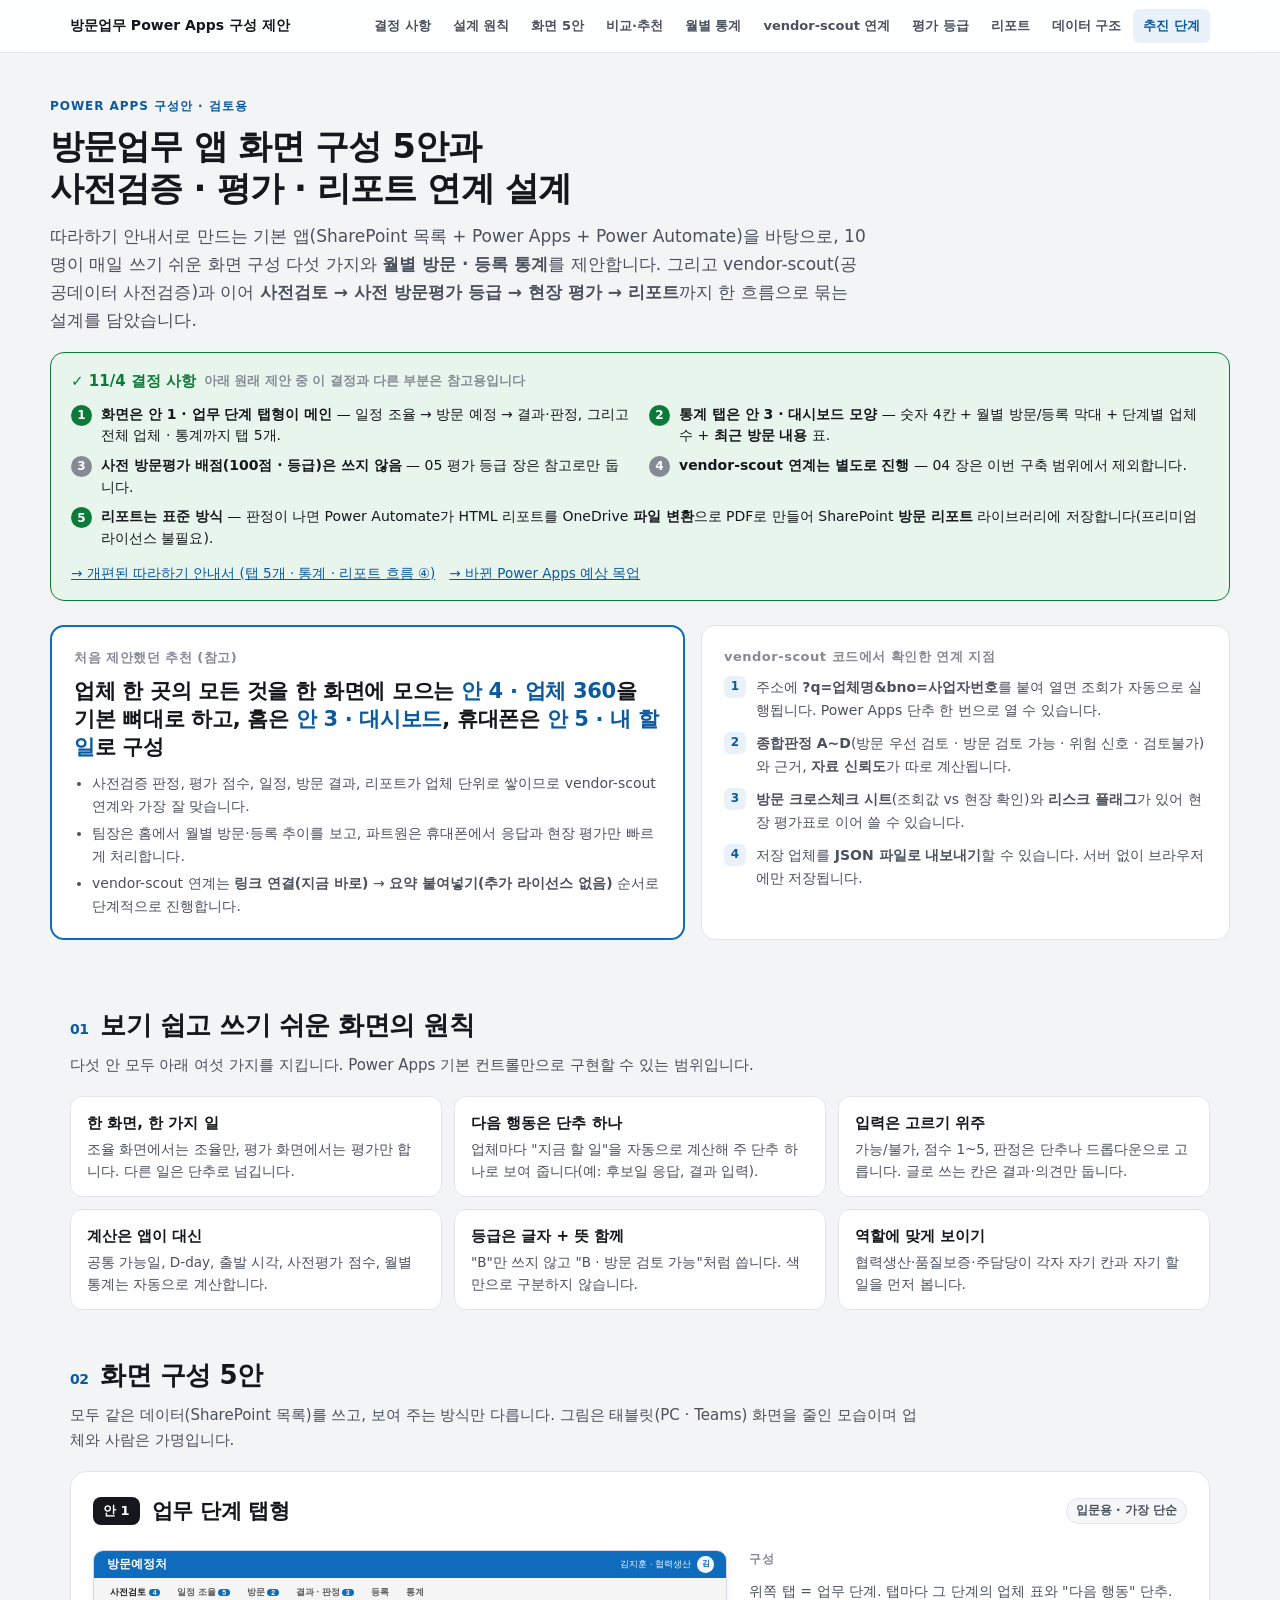
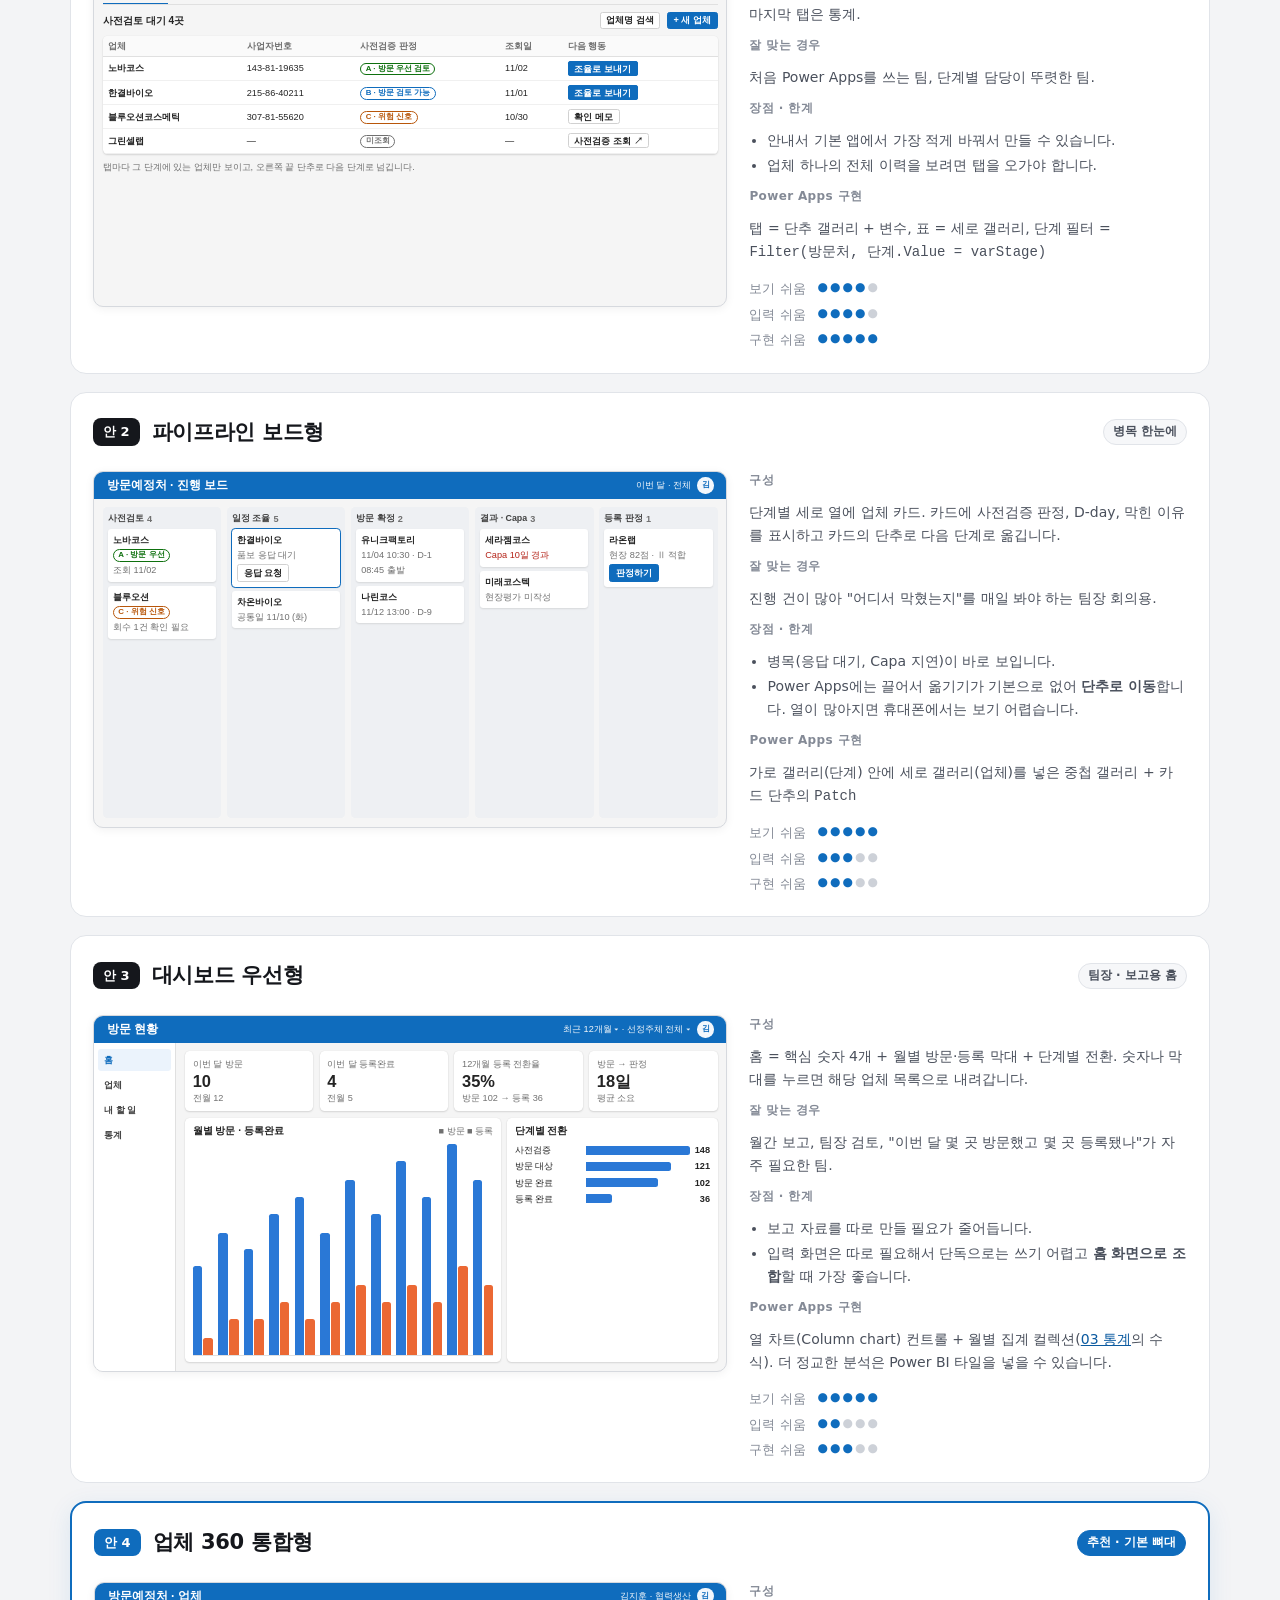
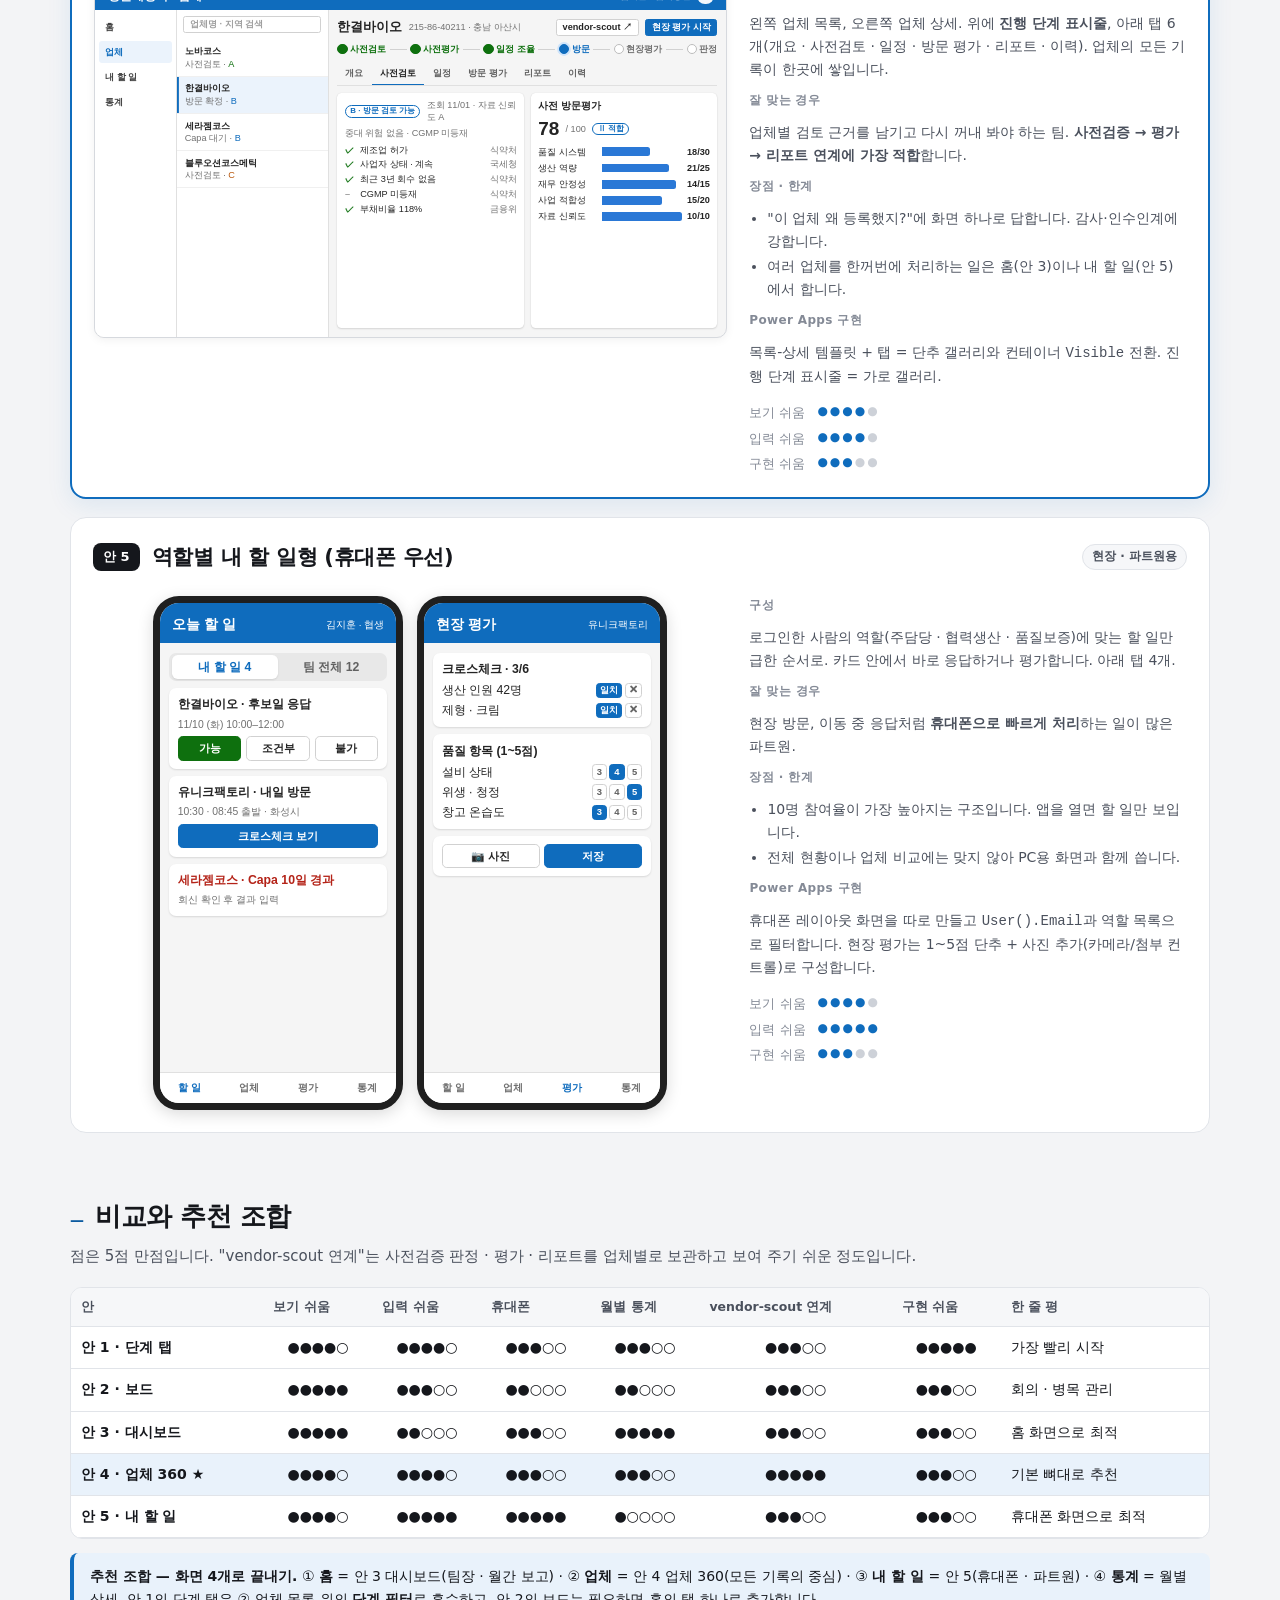
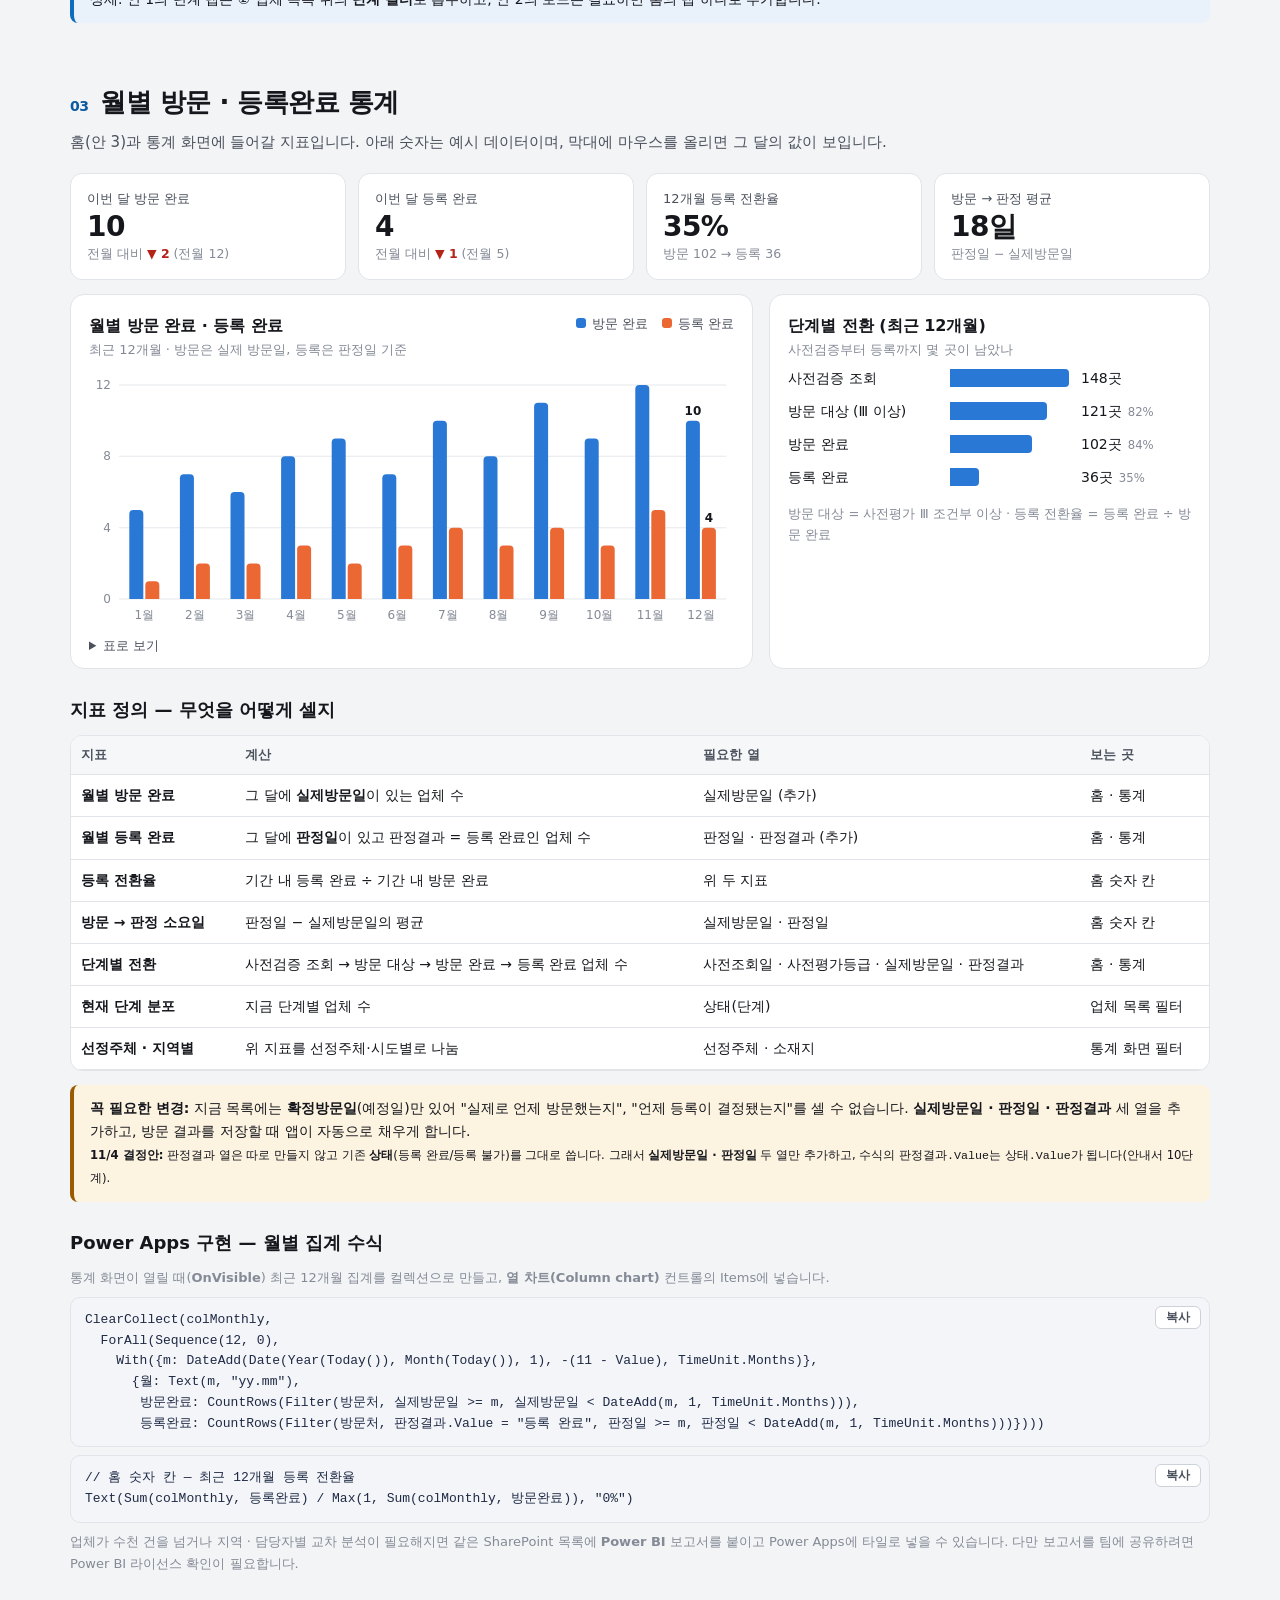
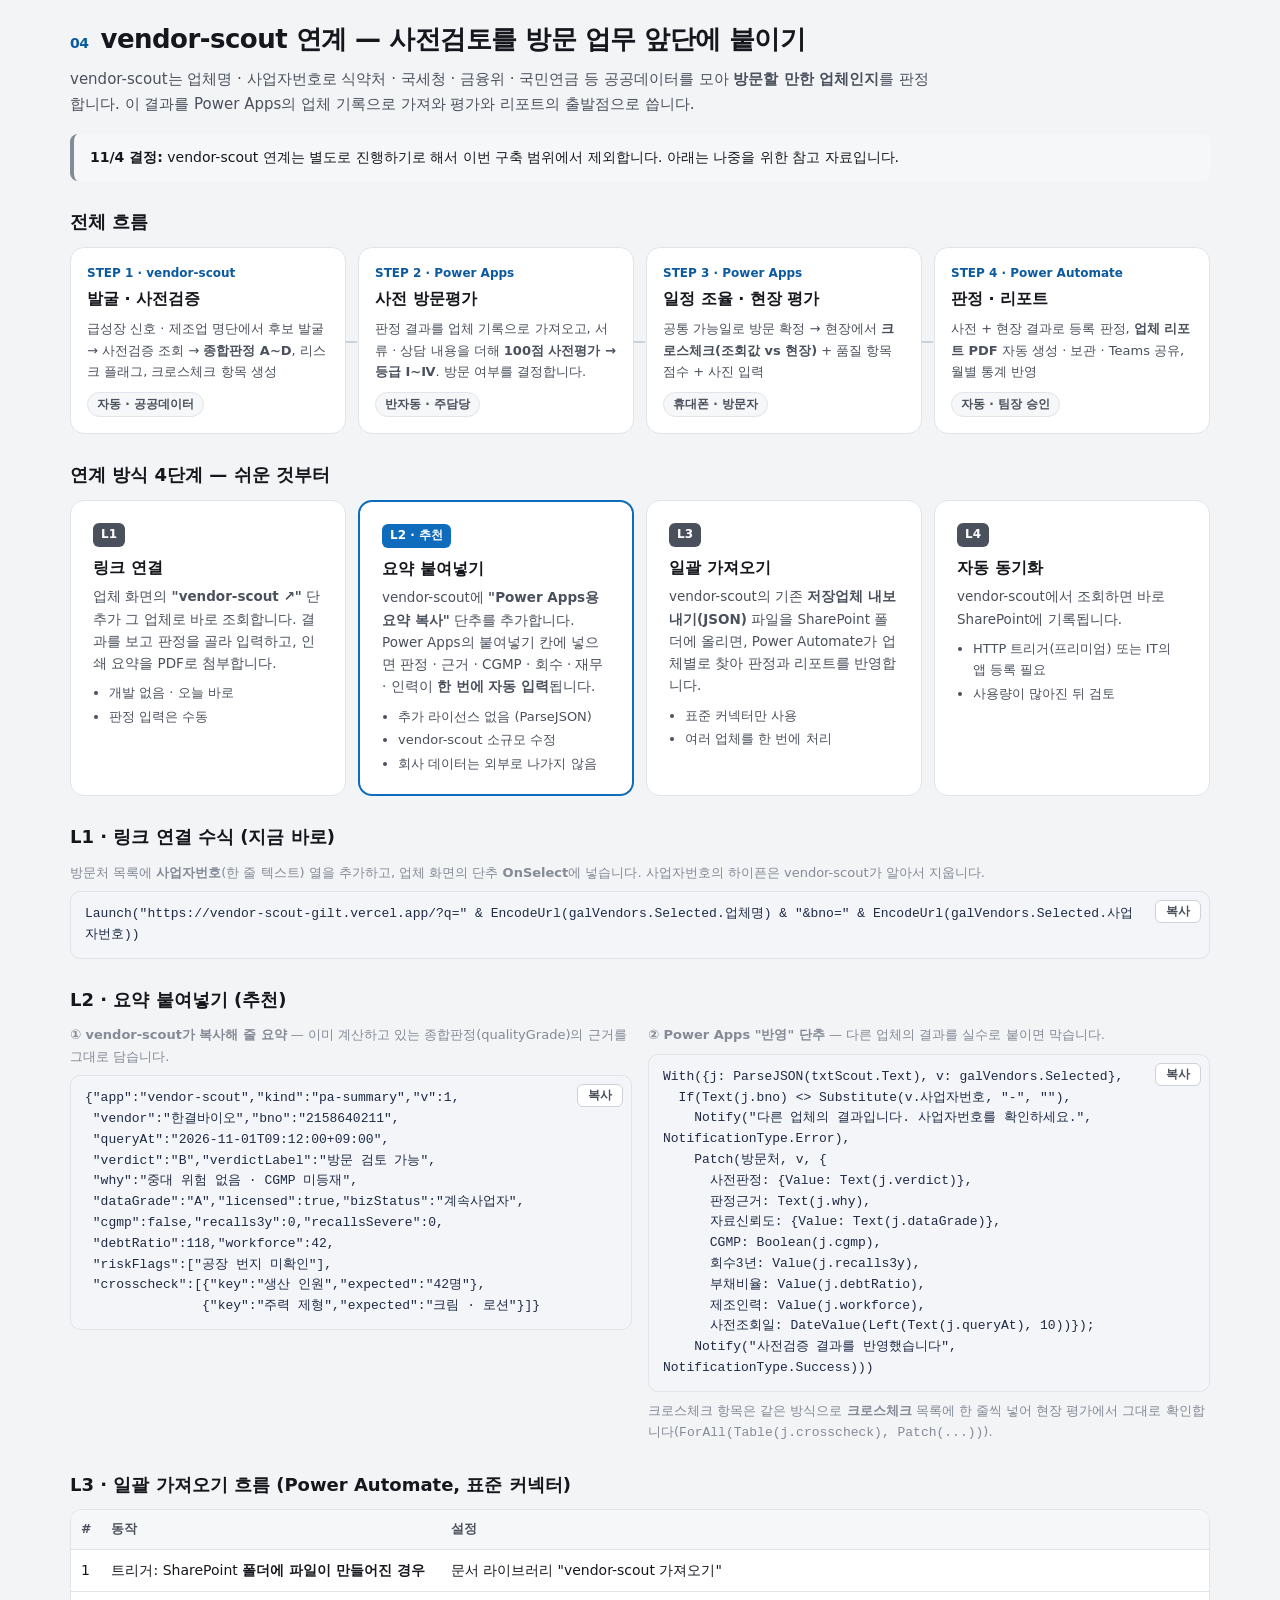
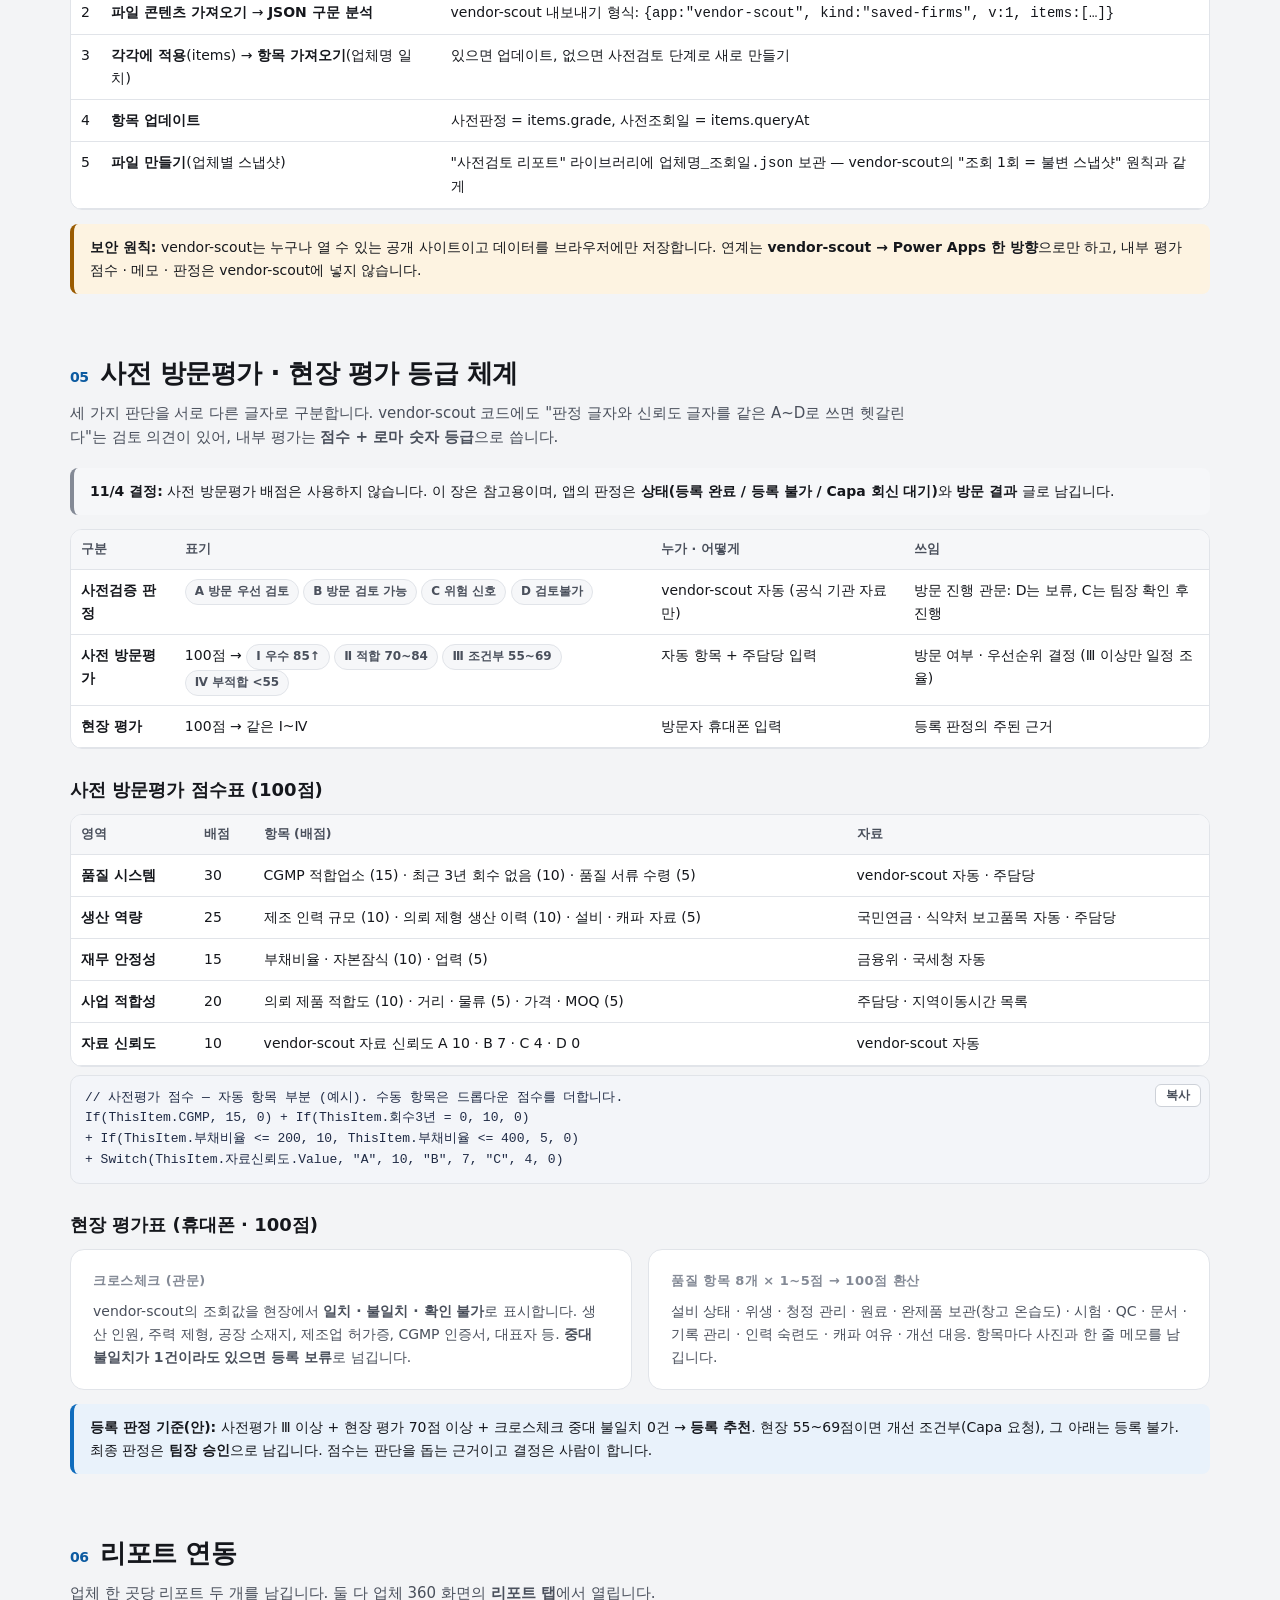
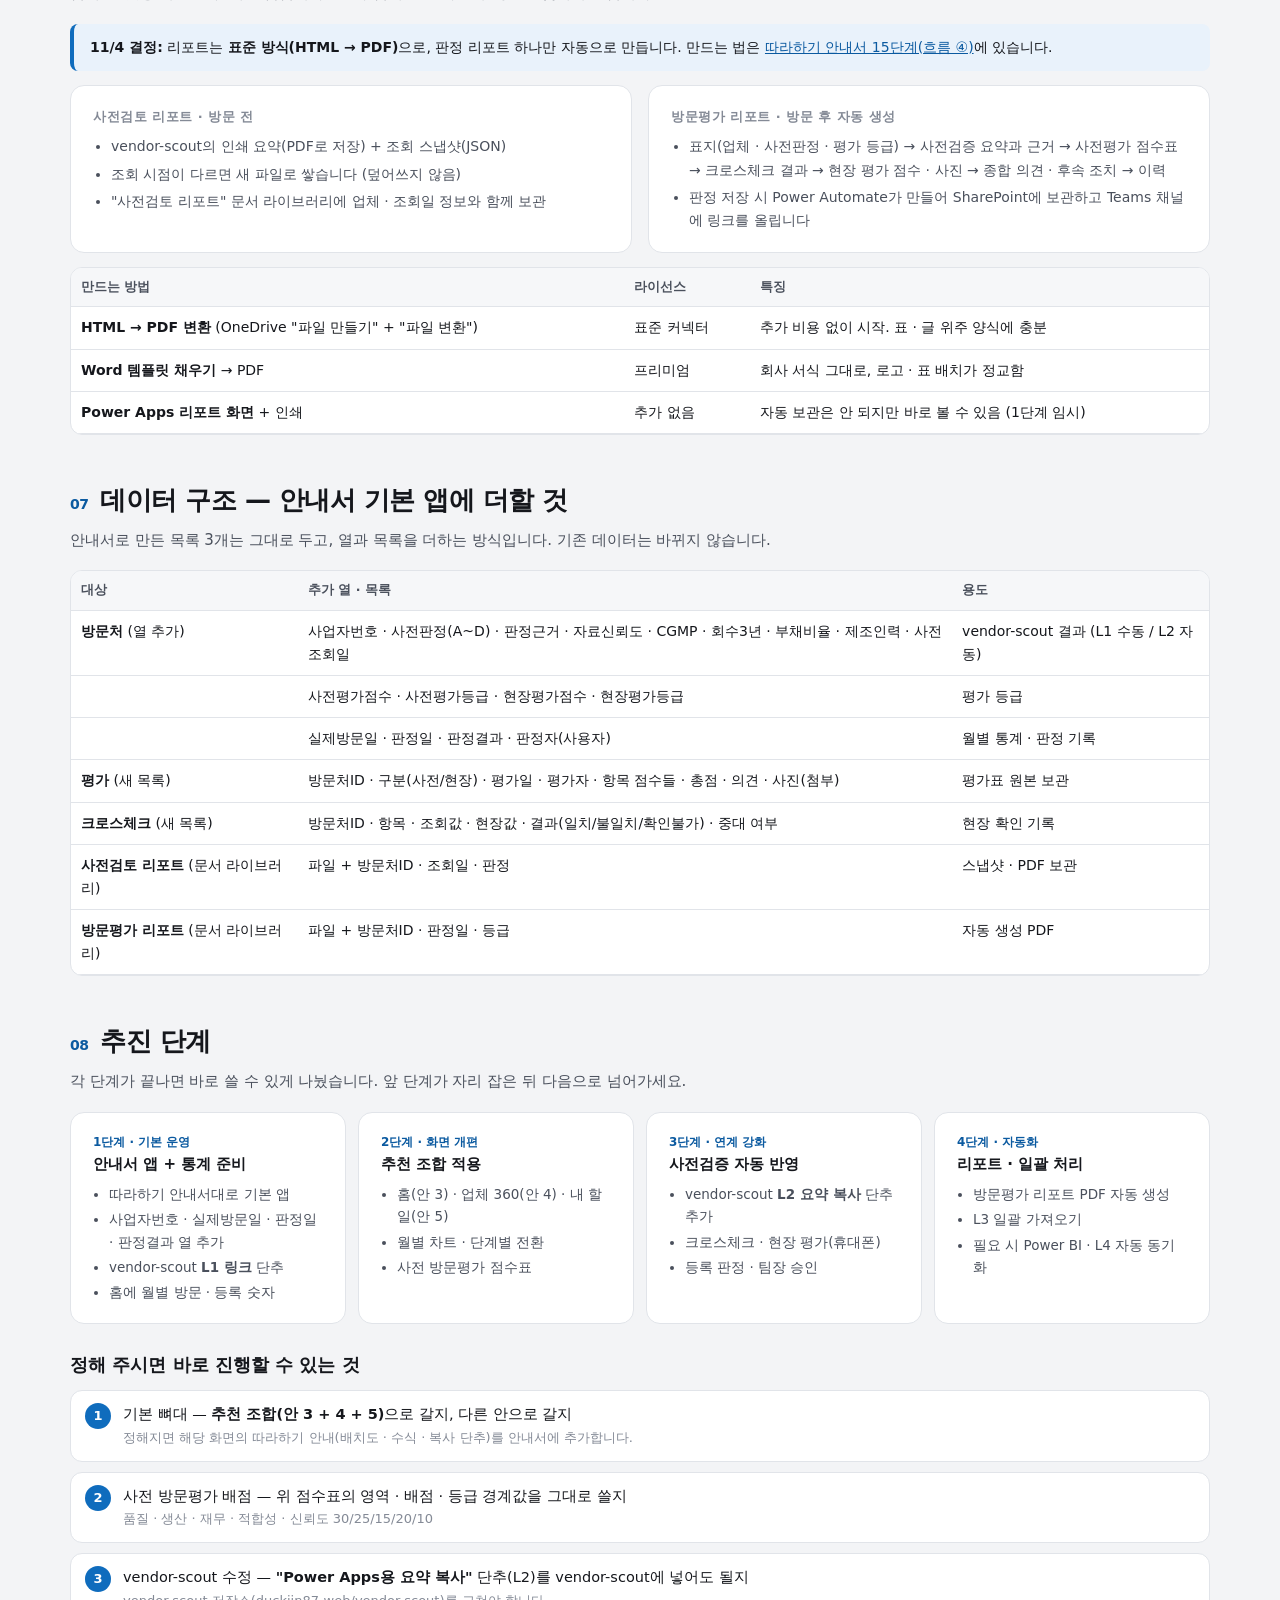
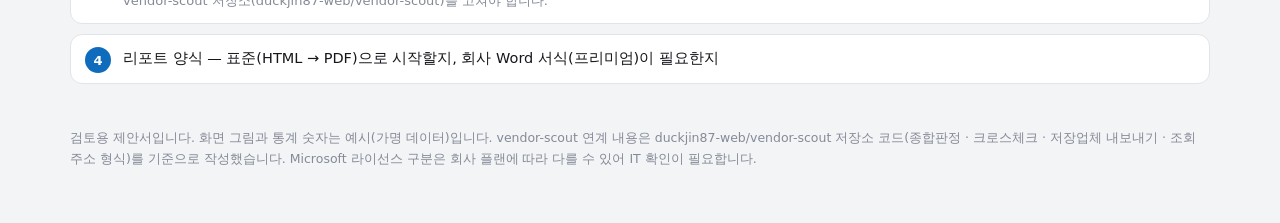
<file: powerapps-proposal.html>
<!DOCTYPE html>
<html lang="ko">
<head>
<meta charset="UTF-8">
<meta name="viewport" content="width=device-width, initial-scale=1, viewport-fit=cover">
<meta name="color-scheme" content="light dark">
<link rel="icon" href="data:,">
<title>방문업무 Power Apps 구성 제안 — 화면 5안 · 월별 통계 · vendor-scout 연계</title>
<style>
:root{
  --bg:#F3F4F6; --surface:#FFFFFF; --sunk:#F6F7F9; --ink:#15171C; --ink2:#4A505C; --ink3:#848A96;
  --line:#E1E4E9; --line2:#CDD1D8; --brand:#0F6CBD; --brand-weak:#E9F2FB; --brand-ink:#0B5AA0;
  --good:#0E7A3A; --good-weak:#E7F5EC; --warn:#9A5B00; --warn-weak:#FDF3E1; --bad:#B42318; --bad-weak:#FCEBEA;
  --code:#F3F5F9; --code-ink:#1F2A44;
  /* 차트 토큰 (dataviz 기본 팔레트 1·2번, 검증 통과) */
  --s1:#2a78d6; --s2:#eb6834; --grid:#E6E8EC; --axis:#848A96; --viz-surface:#FFFFFF;
  --font:"Pretendard","Segoe UI","Malgun Gothic","Apple SD Gothic Neo",-apple-system,system-ui,sans-serif;
  --mono:Consolas,"D2Coding",Menlo,"Malgun Gothic",monospace;
}
@media (prefers-color-scheme:dark){:root:not([data-theme="light"]){
  --bg:#0F1115; --surface:#181B21; --sunk:#1E222A; --ink:#E9EBEF; --ink2:#B3B8C3; --ink3:#7E8591;
  --line:#2A2F38; --line2:#394049; --brand:#5AA2EA; --brand-weak:#152A41; --brand-ink:#8EC2F5;
  --good:#4CC28A; --good-weak:#132A1E; --warn:#E3A64B; --warn-weak:#2A2213; --bad:#EF7B70; --bad-weak:#2E1A18;
  --code:#14181F; --code-ink:#D7DEEC;
  --s1:#3987e5; --s2:#d95926; --grid:#2A2F38; --axis:#7E8591; --viz-surface:#181B21;
}}
*{box-sizing:border-box;margin:0;padding:0}
html{scroll-padding-top:64px}
body{background:var(--bg);color:var(--ink);font-family:var(--font);font-size:15px;line-height:1.65;-webkit-font-smoothing:antialiased}
a{color:var(--brand-ink)}
b,strong{font-weight:700}
.wrap{max-width:1180px;margin:0 auto;padding:0 20px}

/* 상단 · 목차 */
.top{position:sticky;top:0;z-index:40;background:color-mix(in srgb,var(--surface) 92%,transparent);backdrop-filter:blur(8px);border-bottom:1px solid var(--line)}
.top .wrap{display:flex;align-items:center;gap:16px;height:52px}
.top b{font-size:14px;white-space:nowrap}
.top nav{display:flex;gap:2px;overflow-x:auto;scrollbar-width:none;margin-left:auto}
.top nav::-webkit-scrollbar{display:none}
.top nav a{font-size:13px;font-weight:600;color:var(--ink2);text-decoration:none;padding:6px 10px;border-radius:6px;white-space:nowrap}
.top nav a:hover,.top nav a.on{background:var(--brand-weak);color:var(--brand-ink)}

/* 표지 */
.hero{padding:44px 0 28px}
.eyebrow{font-size:12px;font-weight:700;letter-spacing:.08em;color:var(--brand-ink);text-transform:uppercase}
.hero h1{font-size:34px;line-height:1.25;font-weight:800;letter-spacing:-.025em;margin:8px 0 12px}
.hero p.lead{font-size:17px;color:var(--ink2);max-width:820px}
.verdict{margin-top:24px;display:grid;grid-template-columns:1.2fr 1fr;gap:16px}
.box{background:var(--surface);border:1px solid var(--line);border-radius:14px;padding:20px 22px}
.box h3{font-size:13px;font-weight:700;color:var(--ink3);letter-spacing:.04em;margin-bottom:8px}
.rec{border:2px solid var(--brand)}
.rec .big{font-size:21px;font-weight:800;letter-spacing:-.015em;line-height:1.35}
.rec ul{margin:10px 0 0 18px;color:var(--ink2);font-size:14px;display:grid;gap:4px}
.facts{list-style:none;display:grid;gap:10px;font-size:14px;color:var(--ink2)}
.facts li{display:flex;gap:10px}
.facts li span{flex:none;width:22px;height:22px;border-radius:6px;background:var(--brand-weak);color:var(--brand-ink);font-size:12px;font-weight:800;display:flex;align-items:center;justify-content:center}

/* 섹션 */
section.sec{padding:36px 0 8px}
.sec>.wrap>h2{font-size:26px;font-weight:800;letter-spacing:-.02em;display:flex;align-items:baseline;gap:12px}
.sec>.wrap>h2 .n{font-size:14px;color:var(--brand-ink);font-weight:800}
.sec>.wrap>p.sub{color:var(--ink2);margin:6px 0 18px;max-width:860px}
h3.h{font-size:18px;font-weight:700;margin:26px 0 10px}
.grid2{display:grid;grid-template-columns:1fr 1fr;gap:16px}
.grid3{display:grid;grid-template-columns:repeat(3,1fr);gap:14px}
.pill{display:inline-flex;align-items:center;gap:6px;font-size:12px;font-weight:700;padding:2px 9px;border-radius:999px;background:var(--sunk);border:1px solid var(--line);color:var(--ink2);white-space:nowrap}
.note{font-size:13px;color:var(--ink3)}
.callout{border-left:4px solid var(--brand);background:var(--brand-weak);border-radius:8px;padding:12px 16px;font-size:14px;margin:14px 0}
.callout.warn{border-color:var(--warn);background:var(--warn-weak)}
.decided{border:1.5px solid var(--good);background:var(--good-weak);border-radius:14px;padding:16px 20px;margin:18px 0 6px}
.decided h3{font-size:15px;font-weight:800;color:var(--good);margin-bottom:10px;display:flex;align-items:center;gap:8px;flex-wrap:wrap}
.decided h3 small{font-weight:600;color:var(--ink3);font-size:12.5px}
.decided ol{list-style:none;display:grid;grid-template-columns:repeat(2,1fr);gap:8px 18px;counter-reset:d}
.decided li{counter-increment:d;position:relative;padding-left:30px;font-size:14px;line-height:1.55}
.decided li::before{content:counter(d);position:absolute;left:0;top:1px;width:21px;height:21px;border-radius:50%;background:var(--good);color:#fff;font-size:12px;font-weight:800;display:flex;align-items:center;justify-content:center}
.decided li.off::before{background:var(--ink3)}
.decided .links{margin-top:12px;font-size:13.5px;display:flex;gap:14px;flex-wrap:wrap}
.callout.off{border-color:var(--ink3);background:var(--sunk,rgba(127,127,127,.08))}
@media (max-width:720px){.decided ol{grid-template-columns:1fr}}
.code{position:relative;background:var(--code);color:var(--code-ink);border:1px solid var(--line);border-radius:10px;padding:12px 70px 12px 14px;font-family:var(--mono);font-size:13px;line-height:1.6;white-space:pre-wrap;word-break:break-word;margin:8px 0}
.cp{position:absolute;top:8px;right:8px;border:1px solid var(--line2);background:var(--surface);color:var(--ink2);border-radius:6px;padding:2px 10px;font:600 12px var(--font);cursor:pointer;white-space:nowrap}
.cp:hover{border-color:var(--brand);color:var(--brand-ink)}
.cp.ok{background:var(--good);border-color:var(--good);color:#fff}
table.t{width:100%;border-collapse:collapse;font-size:14px}
table.t th,table.t td{text-align:left;padding:9px 10px;border-bottom:1px solid var(--line);vertical-align:top}
table.t th{font-size:12.5px;color:var(--ink2);background:var(--sunk);font-weight:700;white-space:nowrap}
.tw{overflow-x:auto;background:var(--surface);border:1px solid var(--line);border-radius:12px}

/* 원칙 */
.prin{display:grid;grid-template-columns:repeat(3,1fr);gap:12px}
.prin div{background:var(--surface);border:1px solid var(--line);border-radius:12px;padding:14px 16px}
.prin b{display:block;font-size:15px;margin-bottom:2px}
.prin p{font-size:13.5px;color:var(--ink2)}

/* ===== 안 카드 ===== */
.opt{background:var(--surface);border:1px solid var(--line);border-radius:16px;padding:22px;margin:18px 0;display:grid;grid-template-columns:1.45fr 1fr;gap:22px;align-items:start}
.opt.recm{border:2px solid var(--brand);box-shadow:0 6px 24px rgba(15,108,189,.10)}
.opt-h{grid-column:1/-1;display:flex;align-items:center;gap:12px;flex-wrap:wrap}
.opt-h .no{font-size:13px;font-weight:800;color:#fff;background:var(--ink);border-radius:8px;padding:3px 10px}
.opt.recm .opt-h .no{background:var(--brand)}
.opt-h h3{font-size:21px;font-weight:800;letter-spacing:-.015em}
.opt-h .tag{margin-left:auto}
.opt dl{display:grid;gap:10px;font-size:14px}
.opt dt{font-size:12px;font-weight:700;color:var(--ink3);letter-spacing:.03em}
.opt dd{color:var(--ink2)}
.opt dd ul{margin-left:18px;display:grid;gap:2px}
.score{display:grid;grid-template-columns:auto 1fr;gap:4px 12px;font-size:13px;margin-top:4px}
.score span:nth-child(odd){color:var(--ink3)}
.dots{letter-spacing:2px;color:var(--brand);font-size:12px}
.dots i{color:var(--line2);font-style:normal}

/* ===== 목업 공통 (Power Apps 화면 축소판) ===== */
.scr{container-type:inline-size;position:relative;width:100%;aspect-ratio:16/9;background:#F5F5F5;border-radius:10px;border:1px solid #D6D9DE;overflow:hidden;color:#242424;font-family:"Segoe UI","Malgun Gothic",sans-serif;box-shadow:0 2px 10px rgba(0,0,0,.06)}
.scr *{font-size:1.45cqw;line-height:1.35}
.m-hd{position:absolute;left:0;right:0;top:0;height:7.5%;background:#0F6CBD;color:#fff;display:flex;align-items:center;padding:0 2%;gap:2%}
.m-hd b{font-size:1.9cqw}
.m-hd .u{margin-left:auto;display:flex;align-items:center;gap:1cqw;opacity:.95}
.m-av{width:2.6cqw;height:2.6cqw;border-radius:50%;background:#fff;color:#0F6CBD;display:inline-flex;align-items:center;justify-content:center;font-weight:700;font-size:1.2cqw}
.m-body{position:absolute;left:0;right:0;top:7.5%;bottom:0;display:flex}
.m-nav{width:13%;background:#fff;border-right:1px solid #E0E0E0;padding:1cqw .6cqw;display:flex;flex-direction:column;gap:.4cqw}
.m-nav span{padding:.8cqw 1cqw;border-radius:.5cqw;color:#424242;font-weight:600}
.m-nav span.on{background:#EBF3FC;color:#0F6CBD}
.m-main{flex:1;padding:1.4cqw;display:flex;flex-direction:column;gap:1.1cqw;min-width:0}
.m-card{background:#fff;border-radius:.7cqw;box-shadow:0 0 1px rgba(0,0,0,.14),0 1px 2px rgba(0,0,0,.12);padding:1cqw 1.2cqw;min-width:0}
.m-t{font-weight:700;font-size:1.6cqw}
.m-s{color:#707070}
.m-row{display:flex;align-items:center;gap:1cqw}
.m-row>.sp{flex:1}
.bdg{display:inline-flex;align-items:center;gap:.4cqw;font-weight:700;border:1px solid currentColor;border-radius:99cqw;padding:0 .7cqw;white-space:nowrap;font-size:1.25cqw}
.g-A{color:#0E700E}.g-B{color:#0F6CBD}.g-C{color:#B8560A}.g-D{color:#707070}
.m-btn{border:1px solid #D1D1D1;border-radius:.4cqw;background:#fff;padding:.25cqw .9cqw;font-weight:600;white-space:nowrap}
.m-btn.p{background:#0F6CBD;border-color:#0F6CBD;color:#fff}
.m-tabs{display:flex;gap:.3cqw;border-bottom:1px solid #E0E0E0}
.m-tabs span{padding:.7cqw 1.2cqw;font-weight:600;color:#616161;border-bottom:.25cqw solid transparent;white-space:nowrap}
.m-tabs span.on{color:#242424;border-bottom-color:#0F6CBD}
.m-tabs span i{font-style:normal;font-size:1.1cqw;background:#0F6CBD;color:#fff;border-radius:99cqw;padding:0 .6cqw;margin-left:.4cqw}
.m-tbl{width:100%;border-collapse:collapse}
.m-tbl th{font-weight:600;color:#707070;text-align:left;padding:.6cqw .8cqw;border-bottom:1px solid #E0E0E0;background:#FAFAFA}
.m-tbl td{padding:.75cqw .8cqw;border-bottom:1px solid #F0F0F0;white-space:nowrap}
.m-kpi{display:grid;grid-template-columns:repeat(4,1fr);gap:1cqw}
.m-kpi .m-card b{display:block;font-size:2.6cqw;font-weight:800}
.m-col{background:#EEF0F3;border-radius:.7cqw;padding:.8cqw;display:flex;flex-direction:column;gap:.7cqw;min-width:0}
.m-col h5{font-size:1.4cqw;font-weight:700;color:#424242;display:flex;gap:.5cqw}
.m-col h5 i{font-style:normal;color:#707070;font-weight:600}
.m-k{background:#fff;border-radius:.5cqw;padding:.8cqw;box-shadow:0 1px 2px rgba(0,0,0,.1);display:grid;gap:.4cqw}
.m-k.sel{outline:.2cqw solid #0F6CBD}
.m-step{display:flex;align-items:center;gap:.6cqw}
.m-step span{display:flex;align-items:center;gap:.4cqw;color:#707070;font-weight:600;white-space:nowrap}
.m-step span::before{content:"";width:1.3cqw;height:1.3cqw;border-radius:50%;border:.2cqw solid #BDBDBD;background:#fff}
.m-step span.ok{color:#0E700E}.m-step span.ok::before{background:#0E700E;border-color:#0E700E}
.m-step span.now{color:#0F6CBD}.m-step span.now::before{border-color:#0F6CBD;background:#0F6CBD;box-shadow:0 0 0 .3cqw #CFE4FA}
.m-step i{flex:1;height:.15cqw;background:#D1D1D1;min-width:1cqw}
.m-chk{display:grid;grid-template-columns:auto 1fr auto;gap:.4cqw 1cqw;align-items:center}
.ok-i{color:#0E700E;font-weight:800}.wn-i{color:#B8560A;font-weight:800}.no-i{color:#9E9E9E;font-weight:800}
.m-bars{display:flex;align-items:flex-end;gap:.8cqw;height:100%;padding-top:1cqw;border-bottom:1px solid #E0E0E0}
.m-bars div{flex:1;display:flex;gap:.2cqw;align-items:flex-end;height:100%}
.m-bars i{flex:1;border-radius:.4cqw .4cqw 0 0;background:#2a78d6}
.m-bars i+i{background:#eb6834}
.m-fn{display:grid;gap:.6cqw}
.m-fn div{display:grid;grid-template-columns:34% 1fr auto;gap:.8cqw;align-items:center}
.m-fn span{white-space:nowrap;overflow:hidden;text-overflow:ellipsis}
.m-fn i{display:block;height:1.4cqw;border-radius:0 .4cqw .4cqw 0;background:#2a78d6}
/* 휴대폰 */
.phones{display:flex;gap:14px;justify-content:center}
.phone{container-type:inline-size;width:46%;max-width:250px;aspect-ratio:9/18.5;border:7px solid #1f1f1f;border-radius:26px;background:#F5F5F5;overflow:hidden;position:relative;color:#242424;font-family:"Segoe UI","Malgun Gothic",sans-serif;box-shadow:0 4px 16px rgba(0,0,0,.15)}
.phone *{font-size:5.2cqw;line-height:1.35}
.p-hd{background:#0F6CBD;color:#fff;padding:5cqw 5cqw 4cqw;display:flex;align-items:center;gap:3cqw}
.p-hd b{font-size:6cqw}
.p-body{padding:4cqw;display:grid;gap:3cqw}
.p-seg{display:flex;background:#E8E8E8;border-radius:3cqw;padding:1cqw}
.p-seg span{flex:1;text-align:center;padding:1.5cqw;border-radius:2.4cqw;font-weight:600;color:#616161}
.p-seg span.on{background:#fff;color:#0F6CBD;box-shadow:0 1px 2px rgba(0,0,0,.1)}
.p-c{background:#fff;border-radius:3cqw;padding:3.5cqw;box-shadow:0 1px 2px rgba(0,0,0,.12);display:grid;gap:2cqw}
.p-c .tt{font-weight:700}
.p-c .ss{color:#707070;font-size:4.4cqw}
.p-btns{display:flex;gap:2cqw}
.p-btns span{flex:1;text-align:center;border:1px solid #D1D1D1;border-radius:2cqw;padding:1.6cqw 0;font-weight:700;font-size:4.6cqw}
.p-btns span.g{background:#0E700E;border-color:#0E700E;color:#fff}
.p-btns span.p{background:#0F6CBD;border-color:#0F6CBD;color:#fff}
.p-nav{position:absolute;left:0;right:0;bottom:0;height:13cqw;background:#fff;border-top:1px solid #E0E0E0;display:flex}
.p-nav span{flex:1;display:flex;align-items:center;justify-content:center;font-weight:700;font-size:4.2cqw;color:#707070}
.p-nav span.on{color:#0F6CBD}
.p-sc{display:grid;grid-template-columns:1fr auto;gap:1.5cqw 2cqw;align-items:center}
.p-sc .sg{display:flex;gap:1cqw}
.p-sc .sg i{min-width:6.5cqw;padding:0 1.4cqw;height:6.5cqw;border-radius:1.5cqw;white-space:nowrap;border:1px solid #D1D1D1;display:flex;align-items:center;justify-content:center;font-style:normal;font-size:4cqw;font-weight:700;color:#616161}
.p-sc .sg i.on{background:#0F6CBD;border-color:#0F6CBD;color:#fff}

/* 비교표 */
.cmp td:first-child{font-weight:700;white-space:nowrap}
.cmp td.c{text-align:center;white-space:nowrap}
.cmp tr.recm td{background:var(--brand-weak)}

/* ===== 통계 차트 ===== */
.viz{background:var(--viz-surface);border:1px solid var(--line);border-radius:14px;padding:18px 18px 12px}
.viz-h{display:flex;align-items:flex-start;gap:12px;flex-wrap:wrap;margin-bottom:6px}
.viz-h h4{font-size:16px;font-weight:700}
.viz-h p{font-size:13px;color:var(--ink3)}
.legend{display:flex;gap:14px;font-size:13px;color:var(--ink2);margin-left:auto;align-items:center}
.legend span{display:inline-flex;align-items:center;gap:6px}
.legend i{width:10px;height:10px;border-radius:3px;display:inline-block}
.chart{position:relative}
.chart svg{display:block;width:100%;height:auto;overflow:visible}
.chart text{font-family:var(--font);fill:var(--ink3);font-size:12px}
.chart text.val{fill:var(--ink);font-weight:700;font-size:12px}
.tip{position:absolute;pointer-events:none;background:var(--surface);border:1px solid var(--line2);border-radius:8px;box-shadow:0 6px 20px rgba(0,0,0,.14);padding:8px 10px;font-size:13px;min-width:150px;opacity:0;transition:opacity .12s;z-index:5}
.tip.on{opacity:1}
.tip b{display:block;margin-bottom:4px}
.tip div{display:flex;align-items:center;gap:6px;color:var(--ink2)}
.tip div span{margin-left:auto;font-weight:700;color:var(--ink)}
.tip i{width:8px;height:8px;border-radius:2px;display:inline-block}
.tbl-toggle{margin-top:8px;font-size:13px}
.tbl-toggle summary{cursor:pointer;color:var(--ink2)}
.tiles{display:grid;grid-template-columns:repeat(4,1fr);gap:12px;margin-bottom:14px}
.tile{background:var(--surface);border:1px solid var(--line);border-radius:12px;padding:14px 16px}
.tile .l{font-size:13px;color:var(--ink2)}
.tile .v{font-size:28px;font-weight:700;letter-spacing:-.02em;font-variant-numeric:tabular-nums;line-height:1.25}
.tile .d{font-size:12.5px;color:var(--ink3)}
.tile .d b{font-weight:700}
.tile .d .up{color:var(--good)} .tile .d .down{color:var(--bad)}
.funnel{display:grid;gap:10px;margin-top:6px}
.funnel .fr{display:grid;grid-template-columns:150px 1fr 110px;gap:12px;align-items:center;font-size:14px}
.funnel .fr .bar{height:18px;border-radius:0 4px 4px 0;background:var(--s1);min-width:2px}
.funnel .fr .num{font-variant-numeric:tabular-nums;color:var(--ink)}
.funnel .fr .num small{color:var(--ink3);margin-left:6px}

/* 평가 체계 흐름 */
.flow{display:grid;grid-template-columns:repeat(4,1fr);gap:12px;position:relative}
.flow .st{background:var(--surface);border:1px solid var(--line);border-radius:14px;padding:16px;position:relative}
.flow .st:not(:last-child)::after{content:"";position:absolute;right:-12px;top:50%;width:12px;height:2px;background:var(--line2)}
.flow .st .k{font-size:12px;font-weight:800;color:var(--brand-ink)}
.flow .st h4{font-size:16px;font-weight:800;margin:2px 0 6px}
.flow .st p{font-size:13px;color:var(--ink2)}
.flow .st .who{margin-top:8px}
.lvl{display:grid;grid-template-columns:repeat(4,1fr);gap:12px}
.lvl .box{position:relative}
.lvl .box .lv{font-size:12px;font-weight:800;color:#fff;background:var(--ink2);border-radius:6px;padding:2px 8px;display:inline-block}
.lvl .box.recm{border:2px solid var(--brand)}
.lvl .box.recm .lv{background:var(--brand)}
.lvl .box h4{font-size:16px;font-weight:800;margin:8px 0 4px}
.lvl .box p{font-size:13.5px;color:var(--ink2)}
.lvl .box ul{font-size:13px;color:var(--ink2);margin:8px 0 0 16px;display:grid;gap:2px}
.road{display:grid;grid-template-columns:repeat(4,1fr);gap:12px}
.road .box h4{font-size:15px;font-weight:800;margin-bottom:6px}
.road .box ul{font-size:13.5px;color:var(--ink2);margin-left:16px;display:grid;gap:3px}
.road .box .k{font-size:12px;font-weight:800;color:var(--brand-ink)}
.decide{counter-reset:d;display:grid;gap:10px}
.decide li{list-style:none;counter-increment:d;background:var(--surface);border:1px solid var(--line);border-radius:12px;padding:12px 16px 12px 52px;position:relative;font-size:14.5px}
.decide li::before{content:counter(d);position:absolute;left:14px;top:12px;width:26px;height:26px;border-radius:50%;background:var(--brand);color:#fff;font-weight:800;font-size:13px;display:flex;align-items:center;justify-content:center}
.decide li small{display:block;color:var(--ink3);font-size:13px}
footer{padding:36px 0 60px;color:var(--ink3);font-size:12.5px}

@media (max-width:980px){
  .verdict,.grid2,.opt{grid-template-columns:1fr}
  .prin,.grid3,.lvl,.road{grid-template-columns:1fr 1fr}
  .flow{grid-template-columns:1fr 1fr}.flow .st::after{display:none}
  .tiles{grid-template-columns:1fr 1fr}
}
@media (max-width:620px){
  .hero h1{font-size:26px}.prin,.grid3,.lvl,.road,.flow{grid-template-columns:1fr}
  .funnel .fr{grid-template-columns:96px 1fr 84px;font-size:13px}
  .top b{display:none}
}
@media print{.top{display:none}.opt,.box,.viz{break-inside:avoid}}
</style>
</head>
<body>
<header class="top"><div class="wrap">
  <b>방문업무 Power Apps 구성 제안</b>
  <nav id="toc">
    <a href="#decided">결정 사항</a><a href="#principles">설계 원칙</a><a href="#options">화면 5안</a><a href="#compare">비교·추천</a>
    <a href="#stats">월별 통계</a><a href="#scout">vendor-scout 연계</a><a href="#grading">평가 등급</a>
    <a href="#report">리포트</a><a href="#data">데이터 구조</a><a href="#roadmap">추진 단계</a>
  </nav>
</div></header>

<div class="wrap hero">
  <div class="eyebrow">Power Apps 구성안 · 검토용</div>
  <h1>방문업무 앱 화면 구성 5안과<br>사전검증 · 평가 · 리포트 연계 설계</h1>
  <p class="lead">따라하기 안내서로 만드는 기본 앱(SharePoint 목록 + Power Apps + Power Automate)을 바탕으로, 10명이 매일 쓰기 쉬운 화면 구성 다섯 가지와 <b>월별 방문 · 등록 통계</b>를 제안합니다. 그리고 vendor-scout(공공데이터 사전검증)과 이어 <b>사전검토 → 사전 방문평가 등급 → 현장 평가 → 리포트</b>까지 한 흐름으로 묶는 설계를 담았습니다.</p>
  <div class="decided" id="decided">
    <h3>✓ 11/4 결정 사항 <small>아래 원래 제안 중 이 결정과 다른 부분은 참고용입니다</small></h3>
    <ol>
      <li><b>화면은 안 1 · 업무 단계 탭형이 메인</b> — 일정 조율 → 방문 예정 → 결과·판정, 그리고 전체 업체 · 통계까지 탭 5개.</li>
      <li><b>통계 탭은 안 3 · 대시보드 모양</b> — 숫자 4칸 + 월별 방문/등록 막대 + 단계별 업체 수 + <b>최근 방문 내용</b> 표.</li>
      <li class="off"><b>사전 방문평가 배점(100점 · 등급)은 쓰지 않음</b> — 05 평가 등급 장은 참고로만 둡니다.</li>
      <li class="off"><b>vendor-scout 연계는 별도로 진행</b> — 04 장은 이번 구축 범위에서 제외합니다.</li>
      <li style="grid-column:1/-1"><b>리포트는 표준 방식</b> — 판정이 나면 Power Automate가 HTML 리포트를 OneDrive <b>파일 변환</b>으로 PDF로 만들어 SharePoint <b>방문 리포트</b> 라이브러리에 저장합니다(프리미엄 라이선스 불필요).</li>
    </ol>
    <div class="links"><a href="powerapps-guide.html">→ 개편된 따라하기 안내서 (탭 5개 · 통계 · 리포트 흐름 ④)</a><a href="powerapps-mockup.html">→ 바뀐 Power Apps 예상 목업</a></div>
  </div>
  <div class="verdict">
    <div class="box rec">
      <h3>처음 제안했던 추천 (참고)</h3>
      <div class="big">업체 한 곳의 모든 것을 한 화면에 모으는 <span style="color:var(--brand-ink)">안 4 · 업체 360</span>을 기본 뼈대로 하고, 홈은 <span style="color:var(--brand-ink)">안 3 · 대시보드</span>, 휴대폰은 <span style="color:var(--brand-ink)">안 5 · 내 할 일</span>로 구성</div>
      <ul>
        <li>사전검증 판정, 평가 점수, 일정, 방문 결과, 리포트가 업체 단위로 쌓이므로 vendor-scout 연계와 가장 잘 맞습니다.</li>
        <li>팀장은 홈에서 월별 방문·등록 추이를 보고, 파트원은 휴대폰에서 응답과 현장 평가만 빠르게 처리합니다.</li>
        <li>vendor-scout 연계는 <b>링크 연결(지금 바로)</b> → <b>요약 붙여넣기(추가 라이선스 없음)</b> 순서로 단계적으로 진행합니다.</li>
      </ul>
    </div>
    <div class="box">
      <h3>vendor-scout 코드에서 확인한 연계 지점</h3>
      <ul class="facts">
        <li><span>1</span><div>주소에 <b>?q=업체명&amp;bno=사업자번호</b>를 붙여 열면 조회가 자동으로 실행됩니다. Power Apps 단추 한 번으로 열 수 있습니다.</div></li>
        <li><span>2</span><div><b>종합판정 A~D</b>(방문 우선 검토 · 방문 검토 가능 · 위험 신호 · 검토불가)와 근거, <b>자료 신뢰도</b>가 따로 계산됩니다.</div></li>
        <li><span>3</span><div><b>방문 크로스체크 시트</b>(조회값 vs 현장 확인)와 <b>리스크 플래그</b>가 있어 현장 평가표로 이어 쓸 수 있습니다.</div></li>
        <li><span>4</span><div>저장 업체를 <b>JSON 파일로 내보내기</b>할 수 있습니다. 서버 없이 브라우저에만 저장됩니다.</div></li>
      </ul>
    </div>
  </div>
</div>

<!-- ===================== 설계 원칙 ===================== -->
<section class="sec" id="principles"><div class="wrap">
  <h2><span class="n">01</span>보기 쉽고 쓰기 쉬운 화면의 원칙</h2>
  <p class="sub">다섯 안 모두 아래 여섯 가지를 지킵니다. Power Apps 기본 컨트롤만으로 구현할 수 있는 범위입니다.</p>
  <div class="prin">
    <div><b>한 화면, 한 가지 일</b><p>조율 화면에서는 조율만, 평가 화면에서는 평가만 합니다. 다른 일은 단추로 넘깁니다.</p></div>
    <div><b>다음 행동은 단추 하나</b><p>업체마다 "지금 할 일"을 자동으로 계산해 주 단추 하나로 보여 줍니다(예: 후보일 응답, 결과 입력).</p></div>
    <div><b>입력은 고르기 위주</b><p>가능/불가, 점수 1~5, 판정은 단추나 드롭다운으로 고릅니다. 글로 쓰는 칸은 결과·의견만 둡니다.</p></div>
    <div><b>계산은 앱이 대신</b><p>공통 가능일, D-day, 출발 시각, 사전평가 점수, 월별 통계는 자동으로 계산합니다.</p></div>
    <div><b>등급은 글자 + 뜻 함께</b><p>"B"만 쓰지 않고 "B · 방문 검토 가능"처럼 씁니다. 색만으로 구분하지 않습니다.</p></div>
    <div><b>역할에 맞게 보이기</b><p>협력생산·품질보증·주담당이 각자 자기 칸과 자기 할 일을 먼저 봅니다.</p></div>
  </div>
</div></section>

<!-- ===================== 화면 5안 ===================== -->
<section class="sec" id="options"><div class="wrap">
  <h2><span class="n">02</span>화면 구성 5안</h2>
  <p class="sub">모두 같은 데이터(SharePoint 목록)를 쓰고, 보여 주는 방식만 다릅니다. 그림은 태블릿(PC · Teams) 화면을 줄인 모습이며 업체와 사람은 가명입니다.</p>

  <!-- 안 1 -->
  <article class="opt" id="opt1">
    <div class="opt-h"><span class="no">안 1</span><h3>업무 단계 탭형</h3><span class="pill tag">입문용 · 가장 단순</span></div>
    <div class="scr" aria-label="안 1 화면 예시">
      <div class="m-hd"><b>방문예정처</b><span class="u">김지훈 · 협력생산 <span class="m-av">김</span></span></div>
      <div class="m-body"><div class="m-main" style="padding-top:.6cqw">
        <div class="m-tabs"><span class="on">사전검토<i>4</i></span><span>일정 조율<i>5</i></span><span>방문<i>2</i></span><span>결과 · 판정<i>3</i></span><span>등록</span><span>통계</span></div>
        <div class="m-row"><span class="m-t">사전검토 대기 4곳</span><span class="sp"></span><span class="m-btn">업체명 검색</span><span class="m-btn p">+ 새 업체</span></div>
        <div class="m-card" style="padding:0;overflow:hidden"><table class="m-tbl">
          <tr><th>업체</th><th>사업자번호</th><th>사전검증 판정</th><th>조회일</th><th>다음 행동</th></tr>
          <tr><td><b>노바코스</b></td><td>143-81-19635</td><td><span class="bdg g-A">A · 방문 우선 검토</span></td><td>11/02</td><td><span class="m-btn p">조율로 보내기</span></td></tr>
          <tr><td><b>한결바이오</b></td><td>215-86-40211</td><td><span class="bdg g-B">B · 방문 검토 가능</span></td><td>11/01</td><td><span class="m-btn p">조율로 보내기</span></td></tr>
          <tr><td><b>블루오션코스메틱</b></td><td>307-81-55620</td><td><span class="bdg g-C">C · 위험 신호</span></td><td>10/30</td><td><span class="m-btn">확인 메모</span></td></tr>
          <tr><td><b>그린셀랩</b></td><td>—</td><td><span class="bdg g-D">미조회</span></td><td>—</td><td><span class="m-btn">사전검증 조회 ↗</span></td></tr>
        </table></div>
        <div class="m-s">탭마다 그 단계에 있는 업체만 보이고, 오른쪽 끝 단추로 다음 단계로 넘깁니다.</div>
      </div></div>
    </div>
    <dl>
      <dt>구성</dt><dd>위쪽 탭 = 업무 단계. 탭마다 그 단계의 업체 표와 "다음 행동" 단추. 마지막 탭은 통계.</dd>
      <dt>잘 맞는 경우</dt><dd>처음 Power Apps를 쓰는 팀, 단계별 담당이 뚜렷한 팀.</dd>
      <dt>장점 · 한계</dt><dd><ul><li>안내서 기본 앱에서 가장 적게 바꿔서 만들 수 있습니다.</li><li>업체 하나의 전체 이력을 보려면 탭을 오가야 합니다.</li></ul></dd>
      <dt>Power Apps 구현</dt><dd>탭 = 단추 갤러리 + 변수, 표 = 세로 갤러리, 단계 필터 = <code>Filter(방문처, 단계.Value = varStage)</code></dd>
      <dd class="score"><span>보기 쉬움</span><span class="dots">●●●●<i>●</i></span><span>입력 쉬움</span><span class="dots">●●●●<i>●</i></span><span>구현 쉬움</span><span class="dots">●●●●●</span></dd>
    </dl>
  </article>

  <!-- 안 2 -->
  <article class="opt" id="opt2">
    <div class="opt-h"><span class="no">안 2</span><h3>파이프라인 보드형</h3><span class="pill tag">병목 한눈에</span></div>
    <div class="scr" aria-label="안 2 화면 예시">
      <div class="m-hd"><b>방문예정처 · 진행 보드</b><span class="u">이번 달 · 전체 <span class="m-av">김</span></span></div>
      <div class="m-body"><div class="m-main" style="flex-direction:row;gap:.9cqw">
        <div class="m-col" style="flex:1"><h5>사전검토 <i>4</i></h5>
          <div class="m-k"><b>노바코스</b><span class="bdg g-A" style="justify-self:start">A · 방문 우선</span><span class="m-s">조회 11/02</span></div>
          <div class="m-k"><b>블루오션</b><span class="bdg g-C" style="justify-self:start">C · 위험 신호</span><span class="m-s">회수 1건 확인 필요</span></div></div>
        <div class="m-col" style="flex:1"><h5>일정 조율 <i>5</i></h5>
          <div class="m-k sel"><b>한결바이오</b><span class="m-s">품보 응답 대기</span><span class="m-btn" style="justify-self:start">응답 요청</span></div>
          <div class="m-k"><b>차온바이오</b><span class="m-s">공통일 11/10 (화)</span></div></div>
        <div class="m-col" style="flex:1"><h5>방문 확정 <i>2</i></h5>
          <div class="m-k"><b>유니크팩토리</b><span class="m-s">11/04 10:30 · D-1</span><span class="m-s">08:45 출발</span></div>
          <div class="m-k"><b>나린코스</b><span class="m-s">11/12 13:00 · D-9</span></div></div>
        <div class="m-col" style="flex:1"><h5>결과 · Capa <i>3</i></h5>
          <div class="m-k"><b>세라젬코스</b><span class="m-s" style="color:#B42318">Capa 10일 경과</span></div>
          <div class="m-k"><b>미래코스텍</b><span class="m-s">현장평가 미작성</span></div></div>
        <div class="m-col" style="flex:1"><h5>등록 판정 <i>1</i></h5>
          <div class="m-k"><b>라온랩</b><span class="m-s">현장 82점 · Ⅱ 적합</span><span class="m-btn p" style="justify-self:start">판정하기</span></div></div>
      </div></div>
    </div>
    <dl>
      <dt>구성</dt><dd>단계별 세로 열에 업체 카드. 카드에 사전검증 판정, D-day, 막힌 이유를 표시하고 카드의 단추로 다음 단계로 옮깁니다.</dd>
      <dt>잘 맞는 경우</dt><dd>진행 건이 많아 "어디서 막혔는지"를 매일 봐야 하는 팀장 회의용.</dd>
      <dt>장점 · 한계</dt><dd><ul><li>병목(응답 대기, Capa 지연)이 바로 보입니다.</li><li>Power Apps에는 끌어서 옮기기가 기본으로 없어 <b>단추로 이동</b>합니다. 열이 많아지면 휴대폰에서는 보기 어렵습니다.</li></ul></dd>
      <dt>Power Apps 구현</dt><dd>가로 갤러리(단계) 안에 세로 갤러리(업체)를 넣은 중첩 갤러리 + 카드 단추의 <code>Patch</code></dd>
      <dd class="score"><span>보기 쉬움</span><span class="dots">●●●●●</span><span>입력 쉬움</span><span class="dots">●●●<i>●●</i></span><span>구현 쉬움</span><span class="dots">●●●<i>●●</i></span></dd>
    </dl>
  </article>

  <!-- 안 3 -->
  <article class="opt" id="opt3">
    <div class="opt-h"><span class="no">안 3</span><h3>대시보드 우선형</h3><span class="pill tag">팀장 · 보고용 홈</span></div>
    <div class="scr" aria-label="안 3 화면 예시">
      <div class="m-hd"><b>방문 현황</b><span class="u">최근 12개월 ▾ · 선정주체 전체 ▾ <span class="m-av">김</span></span></div>
      <div class="m-body"><div class="m-nav"><span class="on">홈</span><span>업체</span><span>내 할 일</span><span>통계</span></div><div class="m-main">
        <div class="m-kpi">
          <div class="m-card"><span class="m-s">이번 달 방문</span><b>10</b><span class="m-s">전월 12</span></div>
          <div class="m-card"><span class="m-s">이번 달 등록완료</span><b>4</b><span class="m-s">전월 5</span></div>
          <div class="m-card"><span class="m-s">12개월 등록 전환율</span><b>35%</b><span class="m-s">방문 102 → 등록 36</span></div>
          <div class="m-card"><span class="m-s">방문 → 판정</span><b>18일</b><span class="m-s">평균 소요</span></div>
        </div>
        <div style="display:grid;grid-template-columns:1.5fr 1fr;gap:1cqw;flex:1;min-height:0">
          <div class="m-card" style="display:flex;flex-direction:column"><div class="m-row"><span class="m-t">월별 방문 · 등록완료</span><span class="sp"></span><span class="m-s">■ 방문 ■ 등록</span></div>
            <div class="m-bars" style="flex:1">
              <div><i style="height:42%"></i><i style="height:8%"></i></div><div><i style="height:58%"></i><i style="height:17%"></i></div><div><i style="height:50%"></i><i style="height:17%"></i></div><div><i style="height:67%"></i><i style="height:25%"></i></div><div><i style="height:75%"></i><i style="height:17%"></i></div><div><i style="height:58%"></i><i style="height:25%"></i></div><div><i style="height:83%"></i><i style="height:33%"></i></div><div><i style="height:67%"></i><i style="height:25%"></i></div><div><i style="height:92%"></i><i style="height:33%"></i></div><div><i style="height:75%"></i><i style="height:25%"></i></div><div><i style="height:100%"></i><i style="height:42%"></i></div><div><i style="height:83%"></i><i style="height:33%"></i></div>
            </div></div>
          <div class="m-card"><span class="m-t">단계별 전환</span>
            <div class="m-fn" style="margin-top:1cqw">
              <div><span>사전검증</span><i style="width:100%"></i><b>148</b></div>
              <div><span>방문 대상</span><i style="width:82%"></i><b>121</b></div>
              <div><span>방문 완료</span><i style="width:69%"></i><b>102</b></div>
              <div><span>등록 완료</span><i style="width:24%"></i><b>36</b></div>
            </div></div>
        </div>
      </div></div>
    </div>
    <dl>
      <dt>구성</dt><dd>홈 = 핵심 숫자 4개 + 월별 방문·등록 막대 + 단계별 전환. 숫자나 막대를 누르면 해당 업체 목록으로 내려갑니다.</dd>
      <dt>잘 맞는 경우</dt><dd>월간 보고, 팀장 검토, "이번 달 몇 곳 방문했고 몇 곳 등록됐나"가 자주 필요한 팀.</dd>
      <dt>장점 · 한계</dt><dd><ul><li>보고 자료를 따로 만들 필요가 줄어듭니다.</li><li>입력 화면은 따로 필요해서 단독으로는 쓰기 어렵고 <b>홈 화면으로 조합</b>할 때 가장 좋습니다.</li></ul></dd>
      <dt>Power Apps 구현</dt><dd>열 차트(Column chart) 컨트롤 + 월별 집계 컬렉션(<a href="#stats">03 통계</a>의 수식). 더 정교한 분석은 Power BI 타일을 넣을 수 있습니다.</dd>
      <dd class="score"><span>보기 쉬움</span><span class="dots">●●●●●</span><span>입력 쉬움</span><span class="dots">●●<i>●●●</i></span><span>구현 쉬움</span><span class="dots">●●●<i>●●</i></span></dd>
    </dl>
  </article>

  <!-- 안 4 -->
  <article class="opt recm" id="opt4">
    <div class="opt-h"><span class="no">안 4</span><h3>업체 360 통합형</h3><span class="pill tag" style="background:var(--brand);color:#fff;border-color:var(--brand)">추천 · 기본 뼈대</span></div>
    <div class="scr" aria-label="안 4 화면 예시">
      <div class="m-hd"><b>방문예정처 · 업체</b><span class="u">김지훈 · 협력생산 <span class="m-av">김</span></span></div>
      <div class="m-body"><div class="m-nav"><span>홈</span><span class="on">업체</span><span>내 할 일</span><span>통계</span></div>
        <div style="width:24%;background:#fff;border-right:1px solid #E0E0E0;display:flex;flex-direction:column">
          <div style="padding:1cqw"><div class="m-btn" style="color:#9E9E9E">업체명 · 지역 검색</div></div>
          <div style="padding:.9cqw 1.2cqw;border-bottom:1px solid #F0F0F0"><b>노바코스</b><div class="m-s">사전검토 · <span class="g-A">A</span></div></div>
          <div style="padding:.9cqw 1.2cqw;border-bottom:1px solid #F0F0F0;background:#EBF3FC;box-shadow:inset .3cqw 0 0 #0F6CBD"><b>한결바이오</b><div class="m-s">방문 확정 · <span class="g-B">B</span></div></div>
          <div style="padding:.9cqw 1.2cqw;border-bottom:1px solid #F0F0F0"><b>세라젬코스</b><div class="m-s">Capa 대기 · <span class="g-B">B</span></div></div>
          <div style="padding:.9cqw 1.2cqw;border-bottom:1px solid #F0F0F0"><b>블루오션코스메틱</b><div class="m-s">사전검토 · <span class="g-C">C</span></div></div>
        </div>
        <div class="m-main">
          <div class="m-row"><span class="m-t" style="font-size:2.1cqw">한결바이오</span><span class="m-s">215-86-40211 · 충남 아산시</span><span class="sp"></span><span class="m-btn">vendor-scout ↗</span><span class="m-btn p">현장 평가 시작</span></div>
          <div class="m-step"><span class="ok">사전검토</span><i></i><span class="ok">사전평가</span><i></i><span class="ok">일정 조율</span><i></i><span class="now">방문</span><i></i><span>현장평가</span><i></i><span>판정</span></div>
          <div class="m-tabs"><span>개요</span><span class="on">사전검토</span><span>일정</span><span>방문 평가</span><span>리포트</span><span>이력</span></div>
          <div style="display:grid;grid-template-columns:1fr 1fr;gap:1cqw;flex:1;min-height:0">
            <div class="m-card"><div class="m-row"><span class="bdg g-B">B · 방문 검토 가능</span><span class="m-s">조회 11/01 · 자료 신뢰도 A</span></div>
              <div class="m-s" style="margin:.6cqw 0">중대 위험 없음 · CGMP 미등재</div>
              <div class="m-chk"><span class="ok-i">✓</span><span>제조업 허가</span><span class="m-s">식약처</span><span class="ok-i">✓</span><span>사업자 상태 · 계속</span><span class="m-s">국세청</span><span class="ok-i">✓</span><span>최근 3년 회수 없음</span><span class="m-s">식약처</span><span class="no-i">–</span><span>CGMP 미등재</span><span class="m-s">식약처</span><span class="ok-i">✓</span><span>부채비율 118%</span><span class="m-s">금융위</span></div></div>
            <div class="m-card"><span class="m-t">사전 방문평가</span>
              <div class="m-row" style="margin:.6cqw 0"><b style="font-size:3cqw">78</b><span class="m-s">/ 100</span><span class="bdg g-B">Ⅱ 적합</span></div>
              <div class="m-fn"><div><span>품질 시스템</span><i style="width:60%"></i><b>18/30</b></div><div><span>생산 역량</span><i style="width:84%"></i><b>21/25</b></div><div><span>재무 안정성</span><i style="width:93%"></i><b>14/15</b></div><div><span>사업 적합성</span><i style="width:75%"></i><b>15/20</b></div><div><span>자료 신뢰도</span><i style="width:100%"></i><b>10/10</b></div></div></div>
          </div>
        </div>
      </div>
    </div>
    <dl>
      <dt>구성</dt><dd>왼쪽 업체 목록, 오른쪽 업체 상세. 위에 <b>진행 단계 표시줄</b>, 아래 탭 6개(개요 · 사전검토 · 일정 · 방문 평가 · 리포트 · 이력). 업체의 모든 기록이 한곳에 쌓입니다.</dd>
      <dt>잘 맞는 경우</dt><dd>업체별 검토 근거를 남기고 다시 꺼내 봐야 하는 팀. <b>사전검증 → 평가 → 리포트 연계에 가장 적합</b>합니다.</dd>
      <dt>장점 · 한계</dt><dd><ul><li>"이 업체 왜 등록했지?"에 화면 하나로 답합니다. 감사·인수인계에 강합니다.</li><li>여러 업체를 한꺼번에 처리하는 일은 홈(안 3)이나 내 할 일(안 5)에서 합니다.</li></ul></dd>
      <dt>Power Apps 구현</dt><dd>목록-상세 템플릿 + 탭 = 단추 갤러리와 컨테이너 <code>Visible</code> 전환. 진행 단계 표시줄 = 가로 갤러리.</dd>
      <dd class="score"><span>보기 쉬움</span><span class="dots">●●●●<i>●</i></span><span>입력 쉬움</span><span class="dots">●●●●<i>●</i></span><span>구현 쉬움</span><span class="dots">●●●<i>●●</i></span></dd>
    </dl>
  </article>

  <!-- 안 5 -->
  <article class="opt" id="opt5">
    <div class="opt-h"><span class="no">안 5</span><h3>역할별 내 할 일형 (휴대폰 우선)</h3><span class="pill tag">현장 · 파트원용</span></div>
    <div class="phones" aria-label="안 5 휴대폰 화면 예시">
      <div class="phone">
        <div class="p-hd"><b>오늘 할 일</b><span style="margin-left:auto;font-size:4.2cqw">김지훈 · 협생</span></div>
        <div class="p-body">
          <div class="p-seg"><span class="on">내 할 일 4</span><span>팀 전체 12</span></div>
          <div class="p-c"><div class="tt">한결바이오 · 후보일 응답</div><div class="ss">11/10 (화) 10:00–12:00</div><div class="p-btns"><span class="g">가능</span><span>조건부</span><span>불가</span></div></div>
          <div class="p-c"><div class="tt">유니크팩토리 · 내일 방문</div><div class="ss">10:30 · 08:45 출발 · 화성시</div><div class="p-btns"><span class="p">크로스체크 보기</span></div></div>
          <div class="p-c"><div class="tt" style="color:#B42318">세라젬코스 · Capa 10일 경과</div><div class="ss">회신 확인 후 결과 입력</div></div>
        </div>
        <div class="p-nav"><span class="on">할 일</span><span>업체</span><span>평가</span><span>통계</span></div>
      </div>
      <div class="phone">
        <div class="p-hd"><b>현장 평가</b><span style="margin-left:auto;font-size:4.2cqw">유니크팩토리</span></div>
        <div class="p-body">
          <div class="p-c"><div class="tt">크로스체크 · 3/6</div>
            <div class="p-sc"><span>생산 인원 42명</span><span class="sg"><i class="on">일치</i><i>✕</i></span>
            <span>제형 · 크림</span><span class="sg"><i class="on">일치</i><i>✕</i></span></div></div>
          <div class="p-c"><div class="tt">품질 항목 (1~5점)</div>
            <div class="p-sc"><span>설비 상태</span><span class="sg"><i>3</i><i class="on">4</i><i>5</i></span>
            <span>위생 · 청정</span><span class="sg"><i>3</i><i>4</i><i class="on">5</i></span>
            <span>창고 온습도</span><span class="sg"><i class="on">3</i><i>4</i><i>5</i></span></div></div>
          <div class="p-c"><div class="p-btns"><span>📷 사진</span><span class="p">저장</span></div></div>
        </div>
        <div class="p-nav"><span>할 일</span><span>업체</span><span class="on">평가</span><span>통계</span></div>
      </div>
    </div>
    <dl>
      <dt>구성</dt><dd>로그인한 사람의 역할(주담당 · 협력생산 · 품질보증)에 맞는 할 일만 급한 순서로. 카드 안에서 바로 응답하거나 평가합니다. 아래 탭 4개.</dd>
      <dt>잘 맞는 경우</dt><dd>현장 방문, 이동 중 응답처럼 <b>휴대폰으로 빠르게 처리</b>하는 일이 많은 파트원.</dd>
      <dt>장점 · 한계</dt><dd><ul><li>10명 참여율이 가장 높아지는 구조입니다. 앱을 열면 할 일만 보입니다.</li><li>전체 현황이나 업체 비교에는 맞지 않아 PC용 화면과 함께 씁니다.</li></ul></dd>
      <dt>Power Apps 구현</dt><dd>휴대폰 레이아웃 화면을 따로 만들고 <code>User().Email</code>과 역할 목록으로 필터합니다. 현장 평가는 1~5점 단추 + 사진 추가(카메라/첨부 컨트롤)로 구성합니다.</dd>
      <dd class="score"><span>보기 쉬움</span><span class="dots">●●●●<i>●</i></span><span>입력 쉬움</span><span class="dots">●●●●●</span><span>구현 쉬움</span><span class="dots">●●●<i>●●</i></span></dd>
    </dl>
  </article>
</div></section>

<!-- ===================== 비교 · 추천 ===================== -->
<section class="sec" id="compare"><div class="wrap">
  <h2><span class="n">—</span>비교와 추천 조합</h2>
  <p class="sub">점은 5점 만점입니다. "vendor-scout 연계"는 사전검증 판정 · 평가 · 리포트를 업체별로 보관하고 보여 주기 쉬운 정도입니다.</p>
  <div class="tw"><table class="t cmp">
    <thead><tr><th>안</th><th>보기 쉬움</th><th>입력 쉬움</th><th>휴대폰</th><th>월별 통계</th><th>vendor-scout 연계</th><th>구현 쉬움</th><th>한 줄 평</th></tr></thead>
    <tbody>
      <tr><td>안 1 · 단계 탭</td><td class="c">●●●●○</td><td class="c">●●●●○</td><td class="c">●●●○○</td><td class="c">●●●○○</td><td class="c">●●●○○</td><td class="c">●●●●●</td><td>가장 빨리 시작</td></tr>
      <tr><td>안 2 · 보드</td><td class="c">●●●●●</td><td class="c">●●●○○</td><td class="c">●●○○○</td><td class="c">●●○○○</td><td class="c">●●●○○</td><td class="c">●●●○○</td><td>회의 · 병목 관리</td></tr>
      <tr><td>안 3 · 대시보드</td><td class="c">●●●●●</td><td class="c">●●○○○</td><td class="c">●●●○○</td><td class="c">●●●●●</td><td class="c">●●●○○</td><td class="c">●●●○○</td><td>홈 화면으로 최적</td></tr>
      <tr class="recm"><td>안 4 · 업체 360 ★</td><td class="c">●●●●○</td><td class="c">●●●●○</td><td class="c">●●●○○</td><td class="c">●●●○○</td><td class="c">●●●●●</td><td class="c">●●●○○</td><td>기본 뼈대로 추천</td></tr>
      <tr><td>안 5 · 내 할 일</td><td class="c">●●●●○</td><td class="c">●●●●●</td><td class="c">●●●●●</td><td class="c">●○○○○</td><td class="c">●●●○○</td><td class="c">●●●○○</td><td>휴대폰 화면으로 최적</td></tr>
    </tbody>
  </table></div>
  <div class="callout"><b>추천 조합 — 화면 4개로 끝내기.</b> ① <b>홈</b> = 안 3 대시보드(팀장 · 월간 보고) · ② <b>업체</b> = 안 4 업체 360(모든 기록의 중심) · ③ <b>내 할 일</b> = 안 5(휴대폰 · 파트원) · ④ <b>통계</b> = 월별 상세. 안 1의 단계 탭은 ② 업체 목록 위의 <b>단계 필터</b>로 흡수하고, 안 2의 보드는 필요하면 홈의 탭 하나로 추가합니다.</div>
</div></section>

<!-- ===================== 월별 통계 ===================== -->
<section class="sec" id="stats"><div class="wrap">
  <h2><span class="n">03</span>월별 방문 · 등록완료 통계</h2>
  <p class="sub">홈(안 3)과 통계 화면에 들어갈 지표입니다. 아래 숫자는 예시 데이터이며, 막대에 마우스를 올리면 그 달의 값이 보입니다.</p>
  <div class="tiles" id="tiles"></div>
  <div class="grid2" style="grid-template-columns:1.55fr 1fr">
    <div class="viz">
      <div class="viz-h"><div><h4>월별 방문 완료 · 등록 완료</h4><p>최근 12개월 · 방문은 실제 방문일, 등록은 판정일 기준</p></div>
        <div class="legend"><span><i style="background:var(--s1)"></i>방문 완료</span><span><i style="background:var(--s2)"></i>등록 완료</span></div></div>
      <div class="chart" id="chart"><div class="tip" id="tip"></div></div>
      <details class="tbl-toggle"><summary>표로 보기</summary><div class="tw" style="margin-top:8px"><table class="t" id="chartTable"></table></div></details>
    </div>
    <div class="viz">
      <div class="viz-h"><div><h4>단계별 전환 (최근 12개월)</h4><p>사전검증부터 등록까지 몇 곳이 남았나</p></div></div>
      <div class="funnel" id="funnel"></div>
      <p class="note" style="margin-top:14px">방문 대상 = 사전평가 Ⅲ 조건부 이상 · 등록 전환율 = 등록 완료 ÷ 방문 완료</p>
    </div>
  </div>

  <h3 class="h">지표 정의 — 무엇을 어떻게 셀지</h3>
  <div class="tw"><table class="t">
    <thead><tr><th>지표</th><th>계산</th><th>필요한 열</th><th>보는 곳</th></tr></thead>
    <tbody>
      <tr><td><b>월별 방문 완료</b></td><td>그 달에 <b>실제방문일</b>이 있는 업체 수</td><td>실제방문일 (추가)</td><td>홈 · 통계</td></tr>
      <tr><td><b>월별 등록 완료</b></td><td>그 달에 <b>판정일</b>이 있고 판정결과 = 등록 완료인 업체 수</td><td>판정일 · 판정결과 (추가)</td><td>홈 · 통계</td></tr>
      <tr><td><b>등록 전환율</b></td><td>기간 내 등록 완료 ÷ 기간 내 방문 완료</td><td>위 두 지표</td><td>홈 숫자 칸</td></tr>
      <tr><td><b>방문 → 판정 소요일</b></td><td>판정일 − 실제방문일의 평균</td><td>실제방문일 · 판정일</td><td>홈 숫자 칸</td></tr>
      <tr><td><b>단계별 전환</b></td><td>사전검증 조회 → 방문 대상 → 방문 완료 → 등록 완료 업체 수</td><td>사전조회일 · 사전평가등급 · 실제방문일 · 판정결과</td><td>홈 · 통계</td></tr>
      <tr><td><b>현재 단계 분포</b></td><td>지금 단계별 업체 수</td><td>상태(단계)</td><td>업체 목록 필터</td></tr>
      <tr><td><b>선정주체 · 지역별</b></td><td>위 지표를 선정주체·시도별로 나눔</td><td>선정주체 · 소재지</td><td>통계 화면 필터</td></tr>
    </tbody>
  </table></div>
  <div class="callout warn"><b>꼭 필요한 변경:</b> 지금 목록에는 <b>확정방문일</b>(예정일)만 있어 "실제로 언제 방문했는지", "언제 등록이 결정됐는지"를 셀 수 없습니다. <b>실제방문일 · 판정일 · 판정결과</b> 세 열을 추가하고, 방문 결과를 저장할 때 앱이 자동으로 채우게 합니다.<br><small><b>11/4 결정안:</b> 판정결과 열은 따로 만들지 않고 기존 <b>상태</b>(등록 완료/등록 불가)를 그대로 씁니다. 그래서 <b>실제방문일 · 판정일</b> 두 열만 추가하고, 수식의 <code>판정결과.Value</code>는 <code>상태.Value</code>가 됩니다(안내서 10단계).</small></div>

  <h3 class="h">Power Apps 구현 — 월별 집계 수식</h3>
  <p class="note">통계 화면이 열릴 때(<b>OnVisible</b>) 최근 12개월 집계를 컬렉션으로 만들고, <b>열 차트(Column chart)</b> 컨트롤의 Items에 넣습니다.</p>
  <div class="code" data-copy>ClearCollect(colMonthly,
  ForAll(Sequence(12, 0),
    With({m: DateAdd(Date(Year(Today()), Month(Today()), 1), -(11 - Value), TimeUnit.Months)},
      {월: Text(m, "yy.mm"),
       방문완료: CountRows(Filter(방문처, 실제방문일 >= m, 실제방문일 &lt; DateAdd(m, 1, TimeUnit.Months))),
       등록완료: CountRows(Filter(방문처, 판정결과.Value = "등록 완료", 판정일 >= m, 판정일 &lt; DateAdd(m, 1, TimeUnit.Months)))})))</div>
  <div class="code" data-copy>// 홈 숫자 칸 — 최근 12개월 등록 전환율
Text(Sum(colMonthly, 등록완료) / Max(1, Sum(colMonthly, 방문완료)), "0%")</div>
  <p class="note">업체가 수천 건을 넘거나 지역 · 담당자별 교차 분석이 필요해지면 같은 SharePoint 목록에 <b>Power BI</b> 보고서를 붙이고 Power Apps에 타일로 넣을 수 있습니다. 다만 보고서를 팀에 공유하려면 Power BI 라이선스 확인이 필요합니다.</p>
</div></section>

<!-- ===================== vendor-scout 연계 ===================== -->
<section class="sec" id="scout"><div class="wrap">
  <h2><span class="n">04</span>vendor-scout 연계 — 사전검토를 방문 업무 앞단에 붙이기</h2>
  <p class="sub">vendor-scout는 업체명 · 사업자번호로 식약처 · 국세청 · 금융위 · 국민연금 등 공공데이터를 모아 <b>방문할 만한 업체인지</b>를 판정합니다. 이 결과를 Power Apps의 업체 기록으로 가져와 평가와 리포트의 출발점으로 씁니다.</p>
  <div class="callout off"><b>11/4 결정:</b> vendor-scout 연계는 별도로 진행하기로 해서 이번 구축 범위에서 제외합니다. 아래는 나중을 위한 참고 자료입니다.</div>

  <h3 class="h">전체 흐름</h3>
  <div class="flow">
    <div class="st"><div class="k">STEP 1 · vendor-scout</div><h4>발굴 · 사전검증</h4><p>급성장 신호 · 제조업 명단에서 후보 발굴 → 사전검증 조회 → <b>종합판정 A~D</b>, 리스크 플래그, 크로스체크 항목 생성</p><div class="who"><span class="pill">자동 · 공공데이터</span></div></div>
    <div class="st"><div class="k">STEP 2 · Power Apps</div><h4>사전 방문평가</h4><p>판정 결과를 업체 기록으로 가져오고, 서류 · 상담 내용을 더해 <b>100점 사전평가 → 등급 Ⅰ~Ⅳ</b>. 방문 여부를 결정합니다.</p><div class="who"><span class="pill">반자동 · 주담당</span></div></div>
    <div class="st"><div class="k">STEP 3 · Power Apps</div><h4>일정 조율 · 현장 평가</h4><p>공통 가능일로 방문 확정 → 현장에서 <b>크로스체크(조회값 vs 현장)</b> + 품질 항목 점수 + 사진 입력</p><div class="who"><span class="pill">휴대폰 · 방문자</span></div></div>
    <div class="st"><div class="k">STEP 4 · Power Automate</div><h4>판정 · 리포트</h4><p>사전 + 현장 결과로 등록 판정, <b>업체 리포트 PDF</b> 자동 생성 · 보관 · Teams 공유, 월별 통계 반영</p><div class="who"><span class="pill">자동 · 팀장 승인</span></div></div>
  </div>

  <h3 class="h">연계 방식 4단계 — 쉬운 것부터</h3>
  <div class="lvl">
    <div class="box"><span class="lv">L1</span><h4>링크 연결</h4><p>업체 화면의 <b>"vendor-scout ↗"</b> 단추가 그 업체로 바로 조회합니다. 결과를 보고 판정을 골라 입력하고, 인쇄 요약을 PDF로 첨부합니다.</p>
      <ul><li>개발 없음 · 오늘 바로</li><li>판정 입력은 수동</li></ul></div>
    <div class="box recm"><span class="lv">L2 · 추천</span><h4>요약 붙여넣기</h4><p>vendor-scout에 <b>"Power Apps용 요약 복사"</b> 단추를 추가합니다. Power Apps의 붙여넣기 칸에 넣으면 판정 · 근거 · CGMP · 회수 · 재무 · 인력이 <b>한 번에 자동 입력</b>됩니다.</p>
      <ul><li>추가 라이선스 없음 (ParseJSON)</li><li>vendor-scout 소규모 수정</li><li>회사 데이터는 외부로 나가지 않음</li></ul></div>
    <div class="box"><span class="lv">L3</span><h4>일괄 가져오기</h4><p>vendor-scout의 기존 <b>저장업체 내보내기(JSON)</b> 파일을 SharePoint 폴더에 올리면, Power Automate가 업체별로 찾아 판정과 리포트를 반영합니다.</p>
      <ul><li>표준 커넥터만 사용</li><li>여러 업체를 한 번에 처리</li></ul></div>
    <div class="box"><span class="lv">L4</span><h4>자동 동기화</h4><p>vendor-scout에서 조회하면 바로 SharePoint에 기록됩니다.</p>
      <ul><li>HTTP 트리거(프리미엄) 또는 IT의 앱 등록 필요</li><li>사용량이 많아진 뒤 검토</li></ul></div>
  </div>

  <h3 class="h">L1 · 링크 연결 수식 (지금 바로)</h3>
  <p class="note">방문처 목록에 <b>사업자번호</b>(한 줄 텍스트) 열을 추가하고, 업체 화면의 단추 <b>OnSelect</b>에 넣습니다. 사업자번호의 하이픈은 vendor-scout가 알아서 지웁니다.</p>
  <div class="code" data-copy>Launch("https://vendor-scout-gilt.vercel.app/?q=" &amp; EncodeUrl(galVendors.Selected.업체명) &amp; "&amp;bno=" &amp; EncodeUrl(galVendors.Selected.사업자번호))</div>

  <h3 class="h">L2 · 요약 붙여넣기 (추천)</h3>
  <div class="grid2">
    <div>
      <p class="note"><b>① vendor-scout가 복사해 줄 요약</b> — 이미 계산하고 있는 종합판정(qualityGrade)의 근거를 그대로 담습니다.</p>
      <div class="code" data-copy>{"app":"vendor-scout","kind":"pa-summary","v":1,
 "vendor":"한결바이오","bno":"2158640211",
 "queryAt":"2026-11-01T09:12:00+09:00",
 "verdict":"B","verdictLabel":"방문 검토 가능",
 "why":"중대 위험 없음 · CGMP 미등재",
 "dataGrade":"A","licensed":true,"bizStatus":"계속사업자",
 "cgmp":false,"recalls3y":0,"recallsSevere":0,
 "debtRatio":118,"workforce":42,
 "riskFlags":["공장 번지 미확인"],
 "crosscheck":[{"key":"생산 인원","expected":"42명"},
               {"key":"주력 제형","expected":"크림 · 로션"}]}</div>
    </div>
    <div>
      <p class="note"><b>② Power Apps "반영" 단추</b> — 다른 업체의 결과를 실수로 붙이면 막습니다.</p>
      <div class="code" data-copy>With({j: ParseJSON(txtScout.Text), v: galVendors.Selected},
  If(Text(j.bno) &lt;&gt; Substitute(v.사업자번호, "-", ""),
    Notify("다른 업체의 결과입니다. 사업자번호를 확인하세요.", NotificationType.Error),
    Patch(방문처, v, {
      사전판정: {Value: Text(j.verdict)},
      판정근거: Text(j.why),
      자료신뢰도: {Value: Text(j.dataGrade)},
      CGMP: Boolean(j.cgmp),
      회수3년: Value(j.recalls3y),
      부채비율: Value(j.debtRatio),
      제조인력: Value(j.workforce),
      사전조회일: DateValue(Left(Text(j.queryAt), 10))});
    Notify("사전검증 결과를 반영했습니다", NotificationType.Success)))</div>
      <p class="note">크로스체크 항목은 같은 방식으로 <b>크로스체크</b> 목록에 한 줄씩 넣어 현장 평가에서 그대로 확인합니다(<code>ForAll(Table(j.crosscheck), Patch(...))</code>).</p>
    </div>
  </div>

  <h3 class="h">L3 · 일괄 가져오기 흐름 (Power Automate, 표준 커넥터)</h3>
  <div class="tw"><table class="t">
    <thead><tr><th>#</th><th>동작</th><th>설정</th></tr></thead>
    <tbody>
      <tr><td>1</td><td>트리거: SharePoint <b>폴더에 파일이 만들어진 경우</b></td><td>문서 라이브러리 "vendor-scout 가져오기"</td></tr>
      <tr><td>2</td><td><b>파일 콘텐츠 가져오기</b> → <b>JSON 구문 분석</b></td><td>vendor-scout 내보내기 형식: <code>{app:"vendor-scout", kind:"saved-firms", v:1, items:[…]}</code></td></tr>
      <tr><td>3</td><td><b>각각에 적용</b>(items) → <b>항목 가져오기</b>(업체명 일치)</td><td>있으면 업데이트, 없으면 사전검토 단계로 새로 만들기</td></tr>
      <tr><td>4</td><td><b>항목 업데이트</b></td><td>사전판정 = items.grade, 사전조회일 = items.queryAt</td></tr>
      <tr><td>5</td><td><b>파일 만들기</b>(업체별 스냅샷)</td><td>"사전검토 리포트" 라이브러리에 <code>업체명_조회일.json</code> 보관 — vendor-scout의 "조회 1회 = 불변 스냅샷" 원칙과 같게</td></tr>
    </tbody>
  </table></div>
  <div class="callout warn"><b>보안 원칙:</b> vendor-scout는 누구나 열 수 있는 공개 사이트이고 데이터를 브라우저에만 저장합니다. 연계는 <b>vendor-scout → Power Apps 한 방향</b>으로만 하고, 내부 평가 점수 · 메모 · 판정은 vendor-scout에 넣지 않습니다.</div>
</div></section>

<!-- ===================== 평가 등급 ===================== -->
<section class="sec" id="grading"><div class="wrap">
  <h2><span class="n">05</span>사전 방문평가 · 현장 평가 등급 체계</h2>
  <p class="sub">세 가지 판단을 서로 다른 글자로 구분합니다. vendor-scout 코드에도 "판정 글자와 신뢰도 글자를 같은 A~D로 쓰면 헷갈린다"는 검토 의견이 있어, 내부 평가는 <b>점수 + 로마 숫자 등급</b>으로 씁니다.</p>
  <div class="callout off"><b>11/4 결정:</b> 사전 방문평가 배점은 사용하지 않습니다. 이 장은 참고용이며, 앱의 판정은 <b>상태(등록 완료 / 등록 불가 / Capa 회신 대기)</b>와 <b>방문 결과</b> 글로 남깁니다.</div>
  <div class="tw"><table class="t">
    <thead><tr><th>구분</th><th>표기</th><th>누가 · 어떻게</th><th>쓰임</th></tr></thead>
    <tbody>
      <tr><td><b>사전검증 판정</b></td><td><span class="pill">A 방문 우선 검토</span> <span class="pill">B 방문 검토 가능</span> <span class="pill">C 위험 신호</span> <span class="pill">D 검토불가</span></td><td>vendor-scout 자동 (공식 기관 자료만)</td><td>방문 진행 관문: D는 보류, C는 팀장 확인 후 진행</td></tr>
      <tr><td><b>사전 방문평가</b></td><td>100점 → <span class="pill">Ⅰ 우수 85↑</span> <span class="pill">Ⅱ 적합 70~84</span> <span class="pill">Ⅲ 조건부 55~69</span> <span class="pill">Ⅳ 부적합 &lt;55</span></td><td>자동 항목 + 주담당 입력</td><td>방문 여부 · 우선순위 결정 (Ⅲ 이상만 일정 조율)</td></tr>
      <tr><td><b>현장 평가</b></td><td>100점 → 같은 Ⅰ~Ⅳ</td><td>방문자 휴대폰 입력</td><td>등록 판정의 주된 근거</td></tr>
    </tbody>
  </table></div>

  <h3 class="h">사전 방문평가 점수표 (100점)</h3>
  <div class="tw"><table class="t">
    <thead><tr><th>영역</th><th>배점</th><th>항목 (배점)</th><th>자료</th></tr></thead>
    <tbody>
      <tr><td><b>품질 시스템</b></td><td>30</td><td>CGMP 적합업소 (15) · 최근 3년 회수 없음 (10) · 품질 서류 수령 (5)</td><td>vendor-scout 자동 · 주담당</td></tr>
      <tr><td><b>생산 역량</b></td><td>25</td><td>제조 인력 규모 (10) · 의뢰 제형 생산 이력 (10) · 설비 · 캐파 자료 (5)</td><td>국민연금 · 식약처 보고품목 자동 · 주담당</td></tr>
      <tr><td><b>재무 안정성</b></td><td>15</td><td>부채비율 · 자본잠식 (10) · 업력 (5)</td><td>금융위 · 국세청 자동</td></tr>
      <tr><td><b>사업 적합성</b></td><td>20</td><td>의뢰 제품 적합도 (10) · 거리 · 물류 (5) · 가격 · MOQ (5)</td><td>주담당 · 지역이동시간 목록</td></tr>
      <tr><td><b>자료 신뢰도</b></td><td>10</td><td>vendor-scout 자료 신뢰도 A 10 · B 7 · C 4 · D 0</td><td>vendor-scout 자동</td></tr>
    </tbody>
  </table></div>
  <div class="code" data-copy>// 사전평가 점수 — 자동 항목 부분 (예시). 수동 항목은 드롭다운 점수를 더합니다.
If(ThisItem.CGMP, 15, 0) + If(ThisItem.회수3년 = 0, 10, 0)
+ If(ThisItem.부채비율 &lt;= 200, 10, ThisItem.부채비율 &lt;= 400, 5, 0)
+ Switch(ThisItem.자료신뢰도.Value, "A", 10, "B", 7, "C", 4, 0)</div>

  <h3 class="h">현장 평가표 (휴대폰 · 100점)</h3>
  <div class="grid2">
    <div class="box"><h3>크로스체크 (관문)</h3><p style="font-size:14px;color:var(--ink2)">vendor-scout의 조회값을 현장에서 <b>일치 · 불일치 · 확인 불가</b>로 표시합니다. 생산 인원, 주력 제형, 공장 소재지, 제조업 허가증, CGMP 인증서, 대표자 등. <b>중대 불일치가 1건이라도 있으면 등록 보류</b>로 넘깁니다.</p></div>
    <div class="box"><h3>품질 항목 8개 × 1~5점 → 100점 환산</h3><p style="font-size:14px;color:var(--ink2)">설비 상태 · 위생 · 청정 관리 · 원료 · 완제품 보관(창고 온습도) · 시험 · QC · 문서 · 기록 관리 · 인력 숙련도 · 캐파 여유 · 개선 대응. 항목마다 사진과 한 줄 메모를 남깁니다.</p></div>
  </div>
  <div class="callout"><b>등록 판정 기준(안):</b> 사전평가 Ⅲ 이상 + 현장 평가 70점 이상 + 크로스체크 중대 불일치 0건 → <b>등록 추천</b>. 현장 55~69점이면 개선 조건부(Capa 요청), 그 아래는 등록 불가. 최종 판정은 <b>팀장 승인</b>으로 남깁니다. 점수는 판단을 돕는 근거이고 결정은 사람이 합니다.</div>
</div></section>

<!-- ===================== 리포트 ===================== -->
<section class="sec" id="report"><div class="wrap">
  <h2><span class="n">06</span>리포트 연동</h2>
  <p class="sub">업체 한 곳당 리포트 두 개를 남깁니다. 둘 다 업체 360 화면의 <b>리포트 탭</b>에서 열립니다.</p>
  <div class="callout"><b>11/4 결정:</b> 리포트는 <b>표준 방식(HTML → PDF)</b>으로, 판정 리포트 하나만 자동으로 만듭니다. 만드는 법은 <a href="powerapps-guide.html#s15">따라하기 안내서 15단계(흐름 ④)</a>에 있습니다.</div>
  <div class="grid2">
    <div class="box"><h3>사전검토 리포트 · 방문 전</h3>
      <ul style="font-size:14px;color:var(--ink2);margin-left:18px;display:grid;gap:4px">
        <li>vendor-scout의 인쇄 요약(PDF로 저장) + 조회 스냅샷(JSON)</li>
        <li>조회 시점이 다르면 새 파일로 쌓습니다 (덮어쓰지 않음)</li>
        <li>"사전검토 리포트" 문서 라이브러리에 업체 · 조회일 정보와 함께 보관</li>
      </ul></div>
    <div class="box"><h3>방문평가 리포트 · 방문 후 자동 생성</h3>
      <ul style="font-size:14px;color:var(--ink2);margin-left:18px;display:grid;gap:4px">
        <li>표지(업체 · 사전판정 · 평가 등급) → 사전검증 요약과 근거 → 사전평가 점수표 → 크로스체크 결과 → 현장 평가 점수 · 사진 → 종합 의견 · 후속 조치 → 이력</li>
        <li>판정 저장 시 Power Automate가 만들어 SharePoint에 보관하고 Teams 채널에 링크를 올립니다</li>
      </ul></div>
  </div>
  <div class="tw" style="margin-top:14px"><table class="t">
    <thead><tr><th>만드는 방법</th><th>라이선스</th><th>특징</th></tr></thead>
    <tbody>
      <tr><td><b>HTML → PDF 변환</b> (OneDrive "파일 만들기" + "파일 변환")</td><td>표준 커넥터</td><td>추가 비용 없이 시작. 표 · 글 위주 양식에 충분</td></tr>
      <tr><td><b>Word 템플릿 채우기</b> → PDF</td><td>프리미엄</td><td>회사 서식 그대로, 로고 · 표 배치가 정교함</td></tr>
      <tr><td><b>Power Apps 리포트 화면</b> + 인쇄</td><td>추가 없음</td><td>자동 보관은 안 되지만 바로 볼 수 있음 (1단계 임시)</td></tr>
    </tbody>
  </table></div>
</div></section>

<!-- ===================== 데이터 구조 ===================== -->
<section class="sec" id="data"><div class="wrap">
  <h2><span class="n">07</span>데이터 구조 — 안내서 기본 앱에 더할 것</h2>
  <p class="sub">안내서로 만든 목록 3개는 그대로 두고, 열과 목록을 더하는 방식입니다. 기존 데이터는 바뀌지 않습니다.</p>
  <div class="tw"><table class="t">
    <thead><tr><th>대상</th><th>추가 열 · 목록</th><th>용도</th></tr></thead>
    <tbody>
      <tr><td><b>방문처</b> (열 추가)</td><td>사업자번호 · 사전판정(A~D) · 판정근거 · 자료신뢰도 · CGMP · 회수3년 · 부채비율 · 제조인력 · 사전조회일</td><td>vendor-scout 결과 (L1 수동 / L2 자동)</td></tr>
      <tr><td></td><td>사전평가점수 · 사전평가등급 · 현장평가점수 · 현장평가등급</td><td>평가 등급</td></tr>
      <tr><td></td><td>실제방문일 · 판정일 · 판정결과 · 판정자(사용자)</td><td>월별 통계 · 판정 기록</td></tr>
      <tr><td><b>평가</b> (새 목록)</td><td>방문처ID · 구분(사전/현장) · 평가일 · 평가자 · 항목 점수들 · 총점 · 의견 · 사진(첨부)</td><td>평가표 원본 보관</td></tr>
      <tr><td><b>크로스체크</b> (새 목록)</td><td>방문처ID · 항목 · 조회값 · 현장값 · 결과(일치/불일치/확인불가) · 중대 여부</td><td>현장 확인 기록</td></tr>
      <tr><td><b>사전검토 리포트</b> (문서 라이브러리)</td><td>파일 + 방문처ID · 조회일 · 판정</td><td>스냅샷 · PDF 보관</td></tr>
      <tr><td><b>방문평가 리포트</b> (문서 라이브러리)</td><td>파일 + 방문처ID · 판정일 · 등급</td><td>자동 생성 PDF</td></tr>
    </tbody>
  </table></div>
</div></section>

<!-- ===================== 추진 단계 ===================== -->
<section class="sec" id="roadmap"><div class="wrap">
  <h2><span class="n">08</span>추진 단계</h2>
  <p class="sub">각 단계가 끝나면 바로 쓸 수 있게 나눴습니다. 앞 단계가 자리 잡은 뒤 다음으로 넘어가세요.</p>
  <div class="road">
    <div class="box"><div class="k">1단계 · 기본 운영</div><h4>안내서 앱 + 통계 준비</h4><ul><li>따라하기 안내서대로 기본 앱</li><li>사업자번호 · 실제방문일 · 판정일 · 판정결과 열 추가</li><li>vendor-scout <b>L1 링크</b> 단추</li><li>홈에 월별 방문 · 등록 숫자</li></ul></div>
    <div class="box"><div class="k">2단계 · 화면 개편</div><h4>추천 조합 적용</h4><ul><li>홈(안 3) · 업체 360(안 4) · 내 할 일(안 5)</li><li>월별 차트 · 단계별 전환</li><li>사전 방문평가 점수표</li></ul></div>
    <div class="box"><div class="k">3단계 · 연계 강화</div><h4>사전검증 자동 반영</h4><ul><li>vendor-scout <b>L2 요약 복사</b> 단추 추가</li><li>크로스체크 · 현장 평가(휴대폰)</li><li>등록 판정 · 팀장 승인</li></ul></div>
    <div class="box"><div class="k">4단계 · 자동화</div><h4>리포트 · 일괄 처리</h4><ul><li>방문평가 리포트 PDF 자동 생성</li><li>L3 일괄 가져오기</li><li>필요 시 Power BI · L4 자동 동기화</li></ul></div>
  </div>

  <h3 class="h">정해 주시면 바로 진행할 수 있는 것</h3>
  <ol class="decide">
    <li>기본 뼈대 — <b>추천 조합(안 3 + 4 + 5)</b>으로 갈지, 다른 안으로 갈지<small>정해지면 해당 화면의 따라하기 안내(배치도 · 수식 · 복사 단추)를 안내서에 추가합니다.</small></li>
    <li>사전 방문평가 배점 — 위 점수표의 영역 · 배점 · 등급 경계값을 그대로 쓸지<small>품질 · 생산 · 재무 · 적합성 · 신뢰도 30/25/15/20/10</small></li>
    <li>vendor-scout 수정 — <b>"Power Apps용 요약 복사"</b> 단추(L2)를 vendor-scout에 넣어도 될지<small>vendor-scout 저장소(duckjin87-web/vendor-scout)를 고쳐야 합니다.</small></li>
    <li>리포트 양식 — 표준(HTML → PDF)으로 시작할지, 회사 Word 서식(프리미엄)이 필요한지</li>
  </ol>
</div></section>

<footer><div class="wrap">검토용 제안서입니다. 화면 그림과 통계 숫자는 예시(가명 데이터)입니다. vendor-scout 연계 내용은 duckjin87-web/vendor-scout 저장소 코드(종합판정 · 크로스체크 · 저장업체 내보내기 · 조회 주소 형식)를 기준으로 작성했습니다. Microsoft 라이선스 구분은 회사 플랜에 따라 다를 수 있어 IT 확인이 필요합니다.</div></footer>

<script>
/* ---------- 예시 데이터 (최근 12개월) ---------- */
const VISIT=[5,7,6,8,9,7,10,8,11,9,12,10], REG=[1,2,2,3,2,3,4,3,4,3,5,4];
const now=new Date(); const MONTHS=Array.from({length:12},(_,i)=>{const d=new Date(now.getFullYear(),now.getMonth()-11+i,1);return {y:d.getFullYear(),m:d.getMonth()+1};});
const lbl=(o,full)=>full?`${o.y}년 ${o.m}월`:`${o.m}월`;
const sum=a=>a.reduce((x,y)=>x+y,0), pct=(a,b)=>b?Math.round(a/b*100):0;
const css=v=>getComputedStyle(document.documentElement).getPropertyValue(v).trim();

/* ---------- 숫자 칸 ---------- */
(function(){
  const n=11, dv=VISIT[n]-VISIT[n-1], dr=REG[n]-REG[n-1];
  const sign=x=>x>0?`<b class="up">▲ ${x}</b>`:x<0?`<b class="down">▼ ${-x}</b>`:"<b>— 0</b>";
  const T=[["이번 달 방문 완료",VISIT[n],`전월 대비 ${sign(dv)} (전월 ${VISIT[n-1]})`],
           ["이번 달 등록 완료",REG[n],`전월 대비 ${sign(dr)} (전월 ${REG[n-1]})`],
           ["12개월 등록 전환율",pct(sum(REG),sum(VISIT))+"%",`방문 ${sum(VISIT)} → 등록 ${sum(REG)}`],
           ["방문 → 판정 평균",'18일',"판정일 − 실제방문일"]];
  document.getElementById("tiles").innerHTML=T.map(t=>`<div class="tile"><div class="l">${t[0]}</div><div class="v">${t[1]}</div><div class="d">${t[2]}</div></div>`).join("");
})();

/* ---------- 묶은 세로 막대 차트 ---------- */
function drawChart(){
  const box=document.getElementById("chart"), tip=document.getElementById("tip");
  const W=Math.max(320,box.clientWidth), H=260, P={l:30,r:8,t:18,b:28};
  const iw=W-P.l-P.r, ih=H-P.t-P.b, band=iw/12, bw=Math.min(14,(band-10)/2), gap=2;
  const max=12, y=v=>P.t+ih-(v/max)*ih;
  const c1=css("--s1"), c2=css("--s2"), grid=css("--grid");
  const bar=(x,v,col)=>{ if(!v)return ""; const top=y(v), h=P.t+ih-top, r=Math.min(4,h);
    return `<path d="M${x},${P.t+ih} V${top+r} Q${x},${top} ${x+r},${top} H${x+bw-r} Q${x+bw},${top} ${x+bw},${top+r} V${P.t+ih} Z" fill="${col}"/>`;};
  let s=`<svg viewBox="0 0 ${W} ${H}" role="img" aria-label="월별 방문 완료와 등록 완료 막대 차트">`;
  [0,4,8,12].forEach(t=>{s+=`<line x1="${P.l}" x2="${W-P.r}" y1="${y(t)}" y2="${y(t)}" stroke="${grid}" stroke-width="1"/><text x="${P.l-8}" y="${y(t)+4}" text-anchor="end">${t}</text>`;});
  MONTHS.forEach((mo,i)=>{
    const gx=P.l+band*i+(band-(bw*2+gap))/2;
    s+=bar(gx,VISIT[i],c1)+bar(gx+bw+gap,REG[i],c2);
    if(i===11){ s+=`<text class="val" x="${gx+bw/2}" y="${y(VISIT[i])-6}" text-anchor="middle">${VISIT[i]}</text><text class="val" x="${gx+bw+gap+bw/2}" y="${y(REG[i])-6}" text-anchor="middle">${REG[i]}</text>`; }
    if(W>=520||i%2===1) s+=`<text x="${P.l+band*i+band/2}" y="${H-8}" text-anchor="middle">${lbl(mo)}</text>`;
    s+=`<rect class="hit" data-i="${i}" x="${P.l+band*i}" y="${P.t}" width="${band}" height="${ih}" fill="transparent"/>`;
  });
  s+=`</svg>`;
  box.innerHTML=s; box.appendChild(tip);
  box.querySelectorAll(".hit").forEach(r=>{
    const show=()=>{const i=+r.dataset.i, bx=box.getBoundingClientRect(), rb=r.getBoundingClientRect();
      tip.innerHTML=`<b>${lbl(MONTHS[i],true)}</b><div><i style="background:${c1}"></i>방문 완료<span>${VISIT[i]}</span></div><div><i style="background:${c2}"></i>등록 완료<span>${REG[i]}</span></div><div>등록 전환율<span>${pct(REG[i],VISIT[i])}%</span></div>`;
      let x=rb.left-bx.left+rb.width/2-80; x=Math.max(0,Math.min(x,bx.width-170));
      tip.style.left=x+"px"; tip.style.top="0px"; tip.classList.add("on"); r.setAttribute("fill","rgba(127,127,127,.08)");};
    const hide=()=>{tip.classList.remove("on"); r.setAttribute("fill","transparent");};
    r.addEventListener("mouseenter",show); r.addEventListener("mouseleave",hide);
    r.addEventListener("click",show);
  });
}
document.getElementById("chartTable").innerHTML="<thead><tr><th>월</th><th>방문 완료</th><th>등록 완료</th><th>전환율</th></tr></thead><tbody>"+
  MONTHS.map((mo,i)=>`<tr><td>${lbl(mo,true)}</td><td>${VISIT[i]}</td><td>${REG[i]}</td><td>${pct(REG[i],VISIT[i])}%</td></tr>`).join("")+
  `<tr><td><b>합계</b></td><td><b>${sum(VISIT)}</b></td><td><b>${sum(REG)}</b></td><td><b>${pct(sum(REG),sum(VISIT))}%</b></td></tr></tbody>`;

/* ---------- 단계별 전환 (단일 계열 가로 막대) ---------- */
(function(){
  const F=[["사전검증 조회",148],["방문 대상 (Ⅲ 이상)",121],["방문 완료",sum(VISIT)],["등록 완료",sum(REG)]];
  document.getElementById("funnel").innerHTML=F.map((f,i)=>`<div class="fr"><span>${f[0]}</span><div class="bar" style="width:${f[1]/F[0][1]*100}%" title="${f[0]} ${f[1]}곳"></div><span class="num">${f[1]}곳${i?`<small>${pct(f[1],F[i-1][1])}%</small>`:""}</span></div>`).join("");
})();

drawChart();
let rt; window.addEventListener("resize",()=>{clearTimeout(rt);rt=setTimeout(drawChart,120);});
matchMedia("(prefers-color-scheme: dark)").addEventListener("change",drawChart);

/* ---------- 코드 복사 ---------- */
document.querySelectorAll(".code[data-copy]").forEach(d=>{const b=document.createElement("button");b.type="button";b.className="cp";b.textContent="복사";
  b.onclick=async()=>{const t=d.textContent.replace(/복사$/,"").trim();
    try{await navigator.clipboard.writeText(t);}catch(e){const a=document.createElement("textarea");a.value=t;document.body.appendChild(a);a.select();try{document.execCommand("copy");}catch(_){}a.remove();}
    b.textContent="복사됨";b.classList.add("ok");setTimeout(()=>{b.textContent="복사";b.classList.remove("ok");},1100);};
  d.appendChild(b);});

/* ---------- 목차 현재 위치 ---------- */
const links=[...document.querySelectorAll("#toc a")];
const io=new IntersectionObserver(es=>es.forEach(e=>{if(e.isIntersecting)links.forEach(a=>a.classList.toggle("on",a.getAttribute("href")==="#"+e.target.id));}),{rootMargin:"-35% 0px -60% 0px"});
document.querySelectorAll("section.sec").forEach(s=>io.observe(s));
</script>
</body>
</html>
</file>
